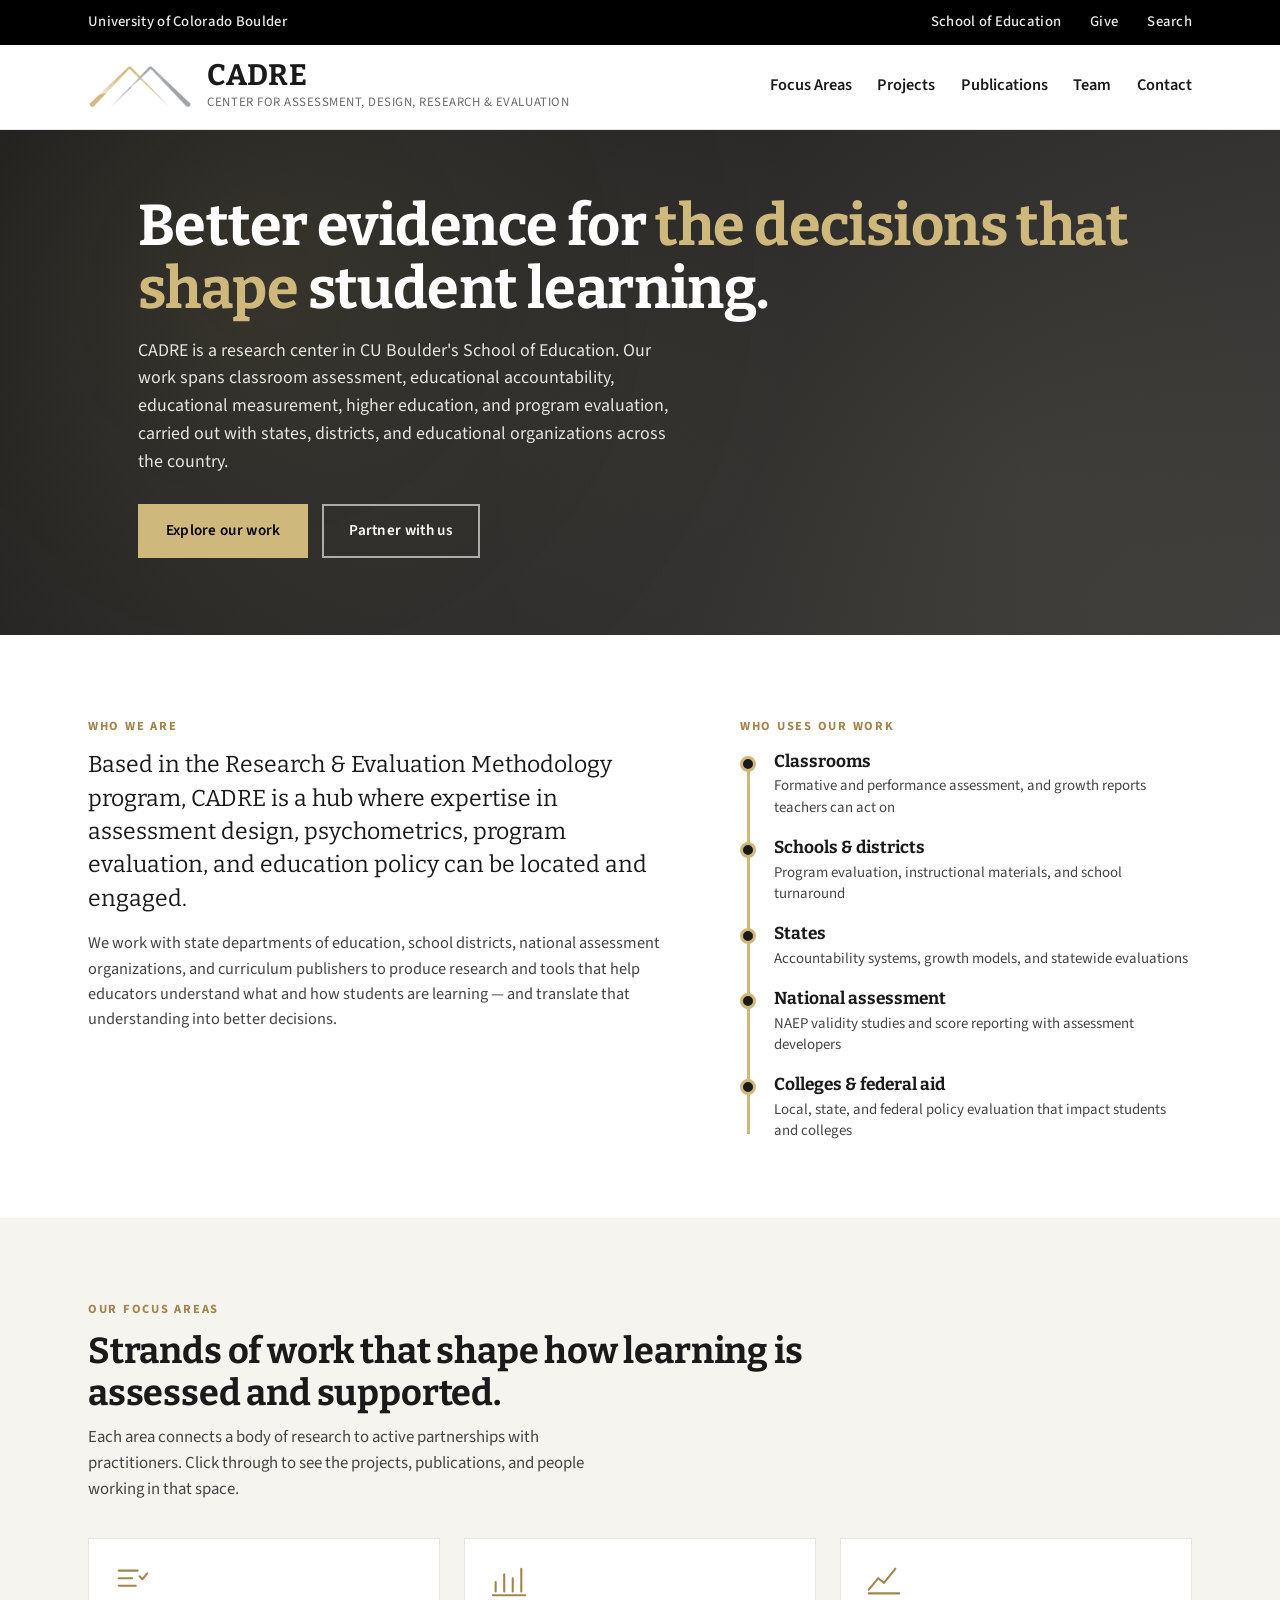
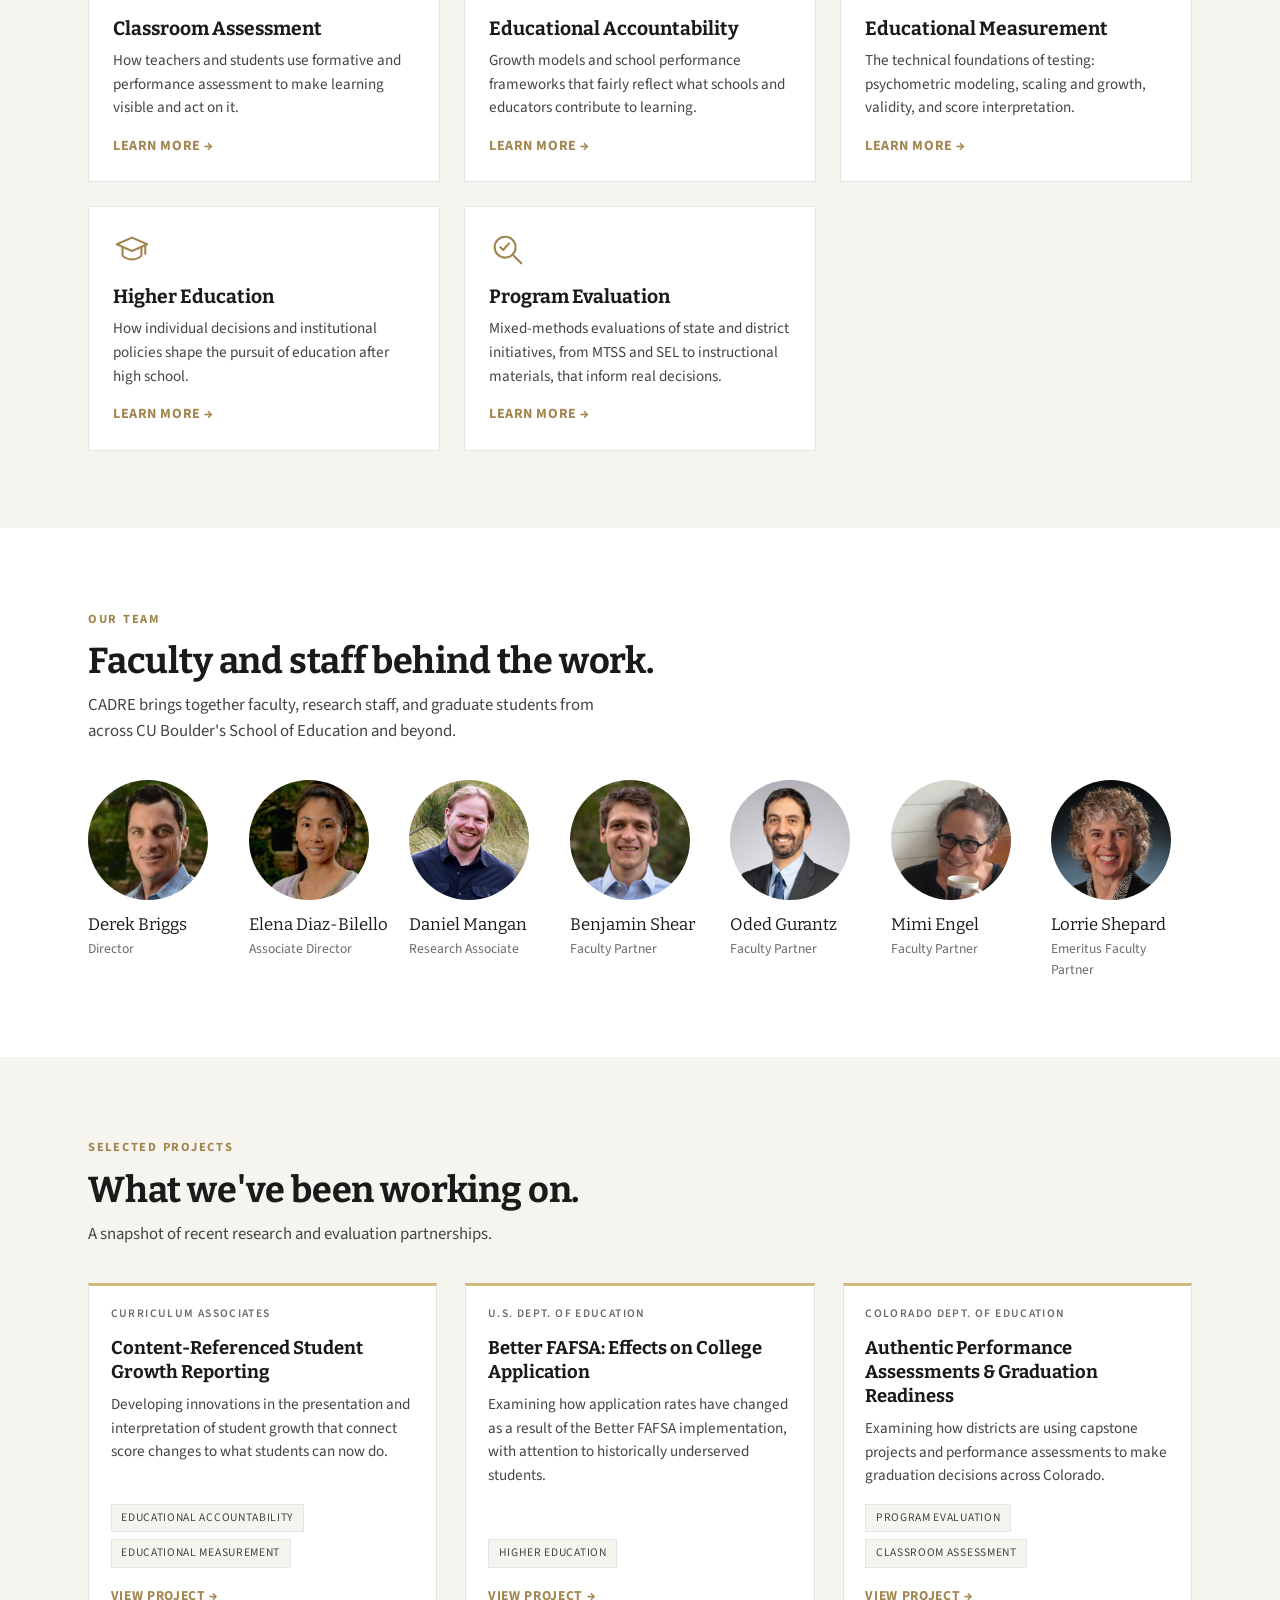
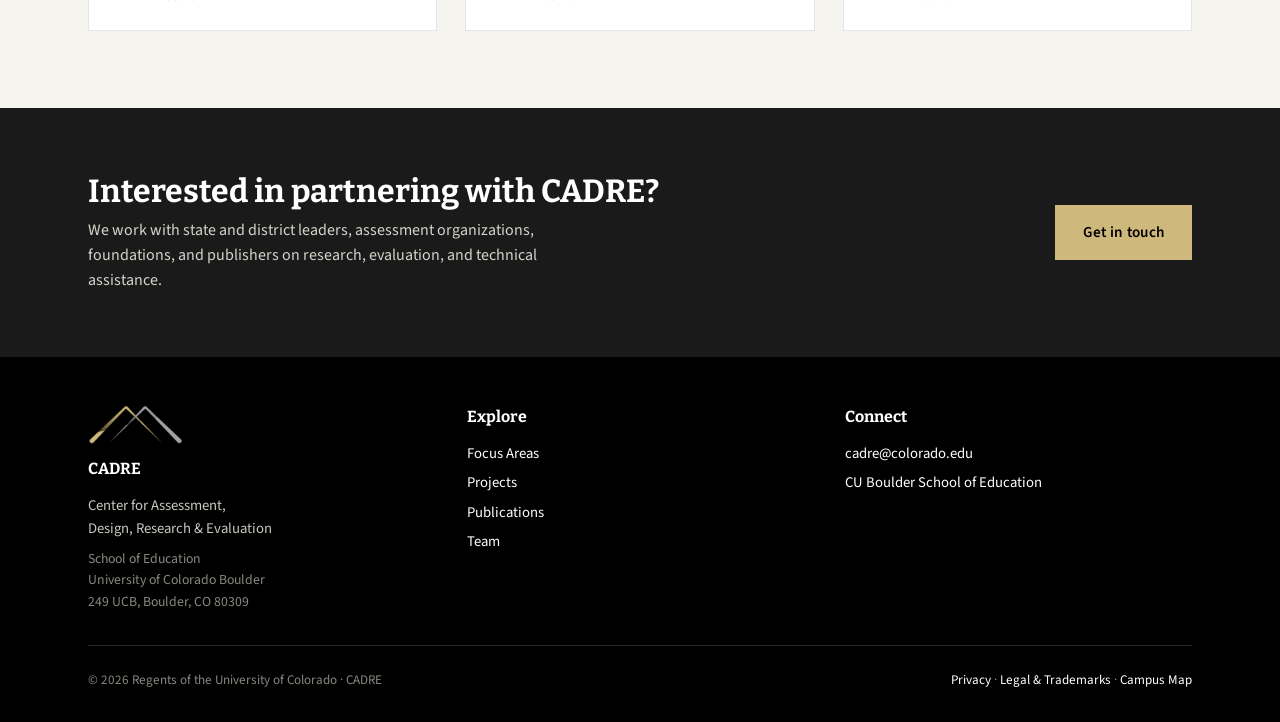
<file: index.html>
<!doctype html>
<html lang="en">
<head>
<meta charset="utf-8">
<meta name="viewport" content="width=device-width, initial-scale=1">
<meta name="robots" content="noindex, nofollow">
<title>CADRE — Center for Assessment, Design, Research and Evaluation</title>
<meta name="description" content="CADRE, a research center in the University of Colorado Boulder School of Education, produces evidence on classroom assessment, educational accountability, educational measurement, higher education, and program evaluation for the decisions that shape student learning.">
<link rel="preconnect" href="https://fonts.googleapis.com">
<link rel="preconnect" href="https://fonts.gstatic.com" crossorigin>
<link href="https://fonts.googleapis.com/css2?family=Bitter:wght@600;700&family=Source+Sans+3:wght@300;400;600;700&display=swap" rel="stylesheet">
<link rel="icon" type="image/png" sizes="64x64" href="images/logo/favicon-64.png">
<link rel="apple-touch-icon" href="images/logo/apple-touch-icon.png">
<meta property="og:image" content="images/logo/cadre-logo.png">
<link rel="stylesheet" href="styles.css?v=20261001b">
</head>
<body>


<div class="cu-bar">
  <div class="container">
    <a href="https://www.colorado.edu/">University of Colorado Boulder</a>
    <div class="cu-bar-right">
      <a href="https://www.colorado.edu/education/">School of Education</a>
      <a href="#">Give</a>
      <a href="#">Search</a>
    </div>
  </div>
</div>

<header class="site-header">
  <div class="container">
    <a class="brand" href="#top">
      <img class="brand-logo" src="images/logo/cadre-mark.png" alt="" width="480" height="201">
      <span class="brand-text">
        <span class="brand-mark">CADRE</span>
        <span class="brand-sub">Center for Assessment, Design, Research &amp; Evaluation</span>
      </span>
    </a>
    <button class="nav-toggle" aria-expanded="false" aria-controls="primary-nav" onclick="this.nextElementSibling.classList.toggle('open')">Menu</button>
    <nav class="primary" id="primary-nav">
      <a href="#focus">Focus Areas</a>
      <a href="#projects">Projects</a>
      <a href="https://www.colorado.edu/cadre/publications">Publications</a>
      <a href="#team">Team</a>
      <a href="#contact">Contact</a>
    </nav>
  </div>
</header>

<section class="hero" id="top">
  <div class="container">
    <div>
      <h1>Better evidence for <span class="accent">the decisions that shape</span> student learning.</h1>
      <p class="lede">CADRE is a research center in CU Boulder's School of Education. Our work spans classroom assessment, educational accountability, educational measurement, higher education, and program evaluation, carried out with states, districts, and educational organizations across the country.</p>
      <div class="hero-actions">
        <a class="btn btn-gold" href="#focus">Explore our work</a>
        <a class="btn btn-ghost" href="#contact">Partner with us</a>
      </div>
    </div>
  </div>
</section>

<section class="block" id="mission">
  <div class="container">
    <div class="mission">
      <div>
        <span class="eyebrow">Who we are</span>
        <p class="lead-text">Based in the Research &amp; Evaluation Methodology program, CADRE is a hub where expertise in assessment design, psychometrics, program evaluation, and education policy can be located and engaged.</p>
        <p class="body-text">We work with state departments of education, school districts, national assessment organizations, and curriculum publishers to produce research and tools that help educators understand what and how students are learning — and translate that understanding into better decisions.</p>
      </div>
      <aside class="ladder" aria-label="Who uses our work">
        <span class="eyebrow">Who uses our work</span>
        <ol>
          <li><strong><a href="classroom-assessment.html">Classrooms</a></strong><span>Formative and performance assessment, and growth reports teachers can act on</span></li>
          <li><strong><a href="program-evaluation.html">Schools &amp; districts</a></strong><span>Program evaluation, instructional materials, and school turnaround</span></li>
          <li><strong><a href="accountability.html">States</a></strong><span>Accountability systems, growth models, and statewide evaluations</span></li>
          <li><strong><a href="educational-measurement.html">National assessment</a></strong><span>NAEP validity studies and score reporting with assessment developers</span></li>
          <li><strong><a href="higher-education.html">Colleges &amp; federal aid</a></strong><span>Local, state, and federal policy evaluation that impact students and colleges</span></li>
        </ol>
      </aside>
    </div>
  </div>
</section>

<section class="block block-soft" id="focus">
  <div class="container">
    <div class="section-head">
      <span class="eyebrow">Our focus areas</span>
      <h2>Strands of work that shape how learning is assessed and supported.</h2>
      <p>Each area connects a body of research to active partnerships with practitioners. Click through to see the projects, publications, and people working in that space.</p>
    </div>

    <div class="focus-grid">
      <a class="focus-card" href="classroom-assessment.html">
        <svg class="focus-icon" viewBox="0 0 40 40" aria-hidden="true"><path d="M6 8h20M6 16h14M6 24h18" stroke-linecap="round"/><path d="M28 14l3 3 5-6" stroke-linecap="round" stroke-linejoin="round"/></svg>
        <div class="focus-body">
          <h3>Classroom Assessment</h3>
          <p>How teachers and students use formative and performance assessment to make learning visible and act on it.</p>
          <span class="focus-link">Learn more</span>
        </div>
      </a>
      <a class="focus-card" href="accountability.html">
        <svg class="focus-icon" viewBox="0 0 40 40" aria-hidden="true"><path d="M7 30V20M16 30V12M25 30V16M34 30V6" stroke-linecap="round"/><path d="M4 34h34" stroke-linecap="round"/></svg>
        <div class="focus-body">
          <h3>Educational Accountability</h3>
          <p>Growth models and school performance frameworks that fairly reflect what schools and educators contribute to learning.</p>
          <span class="focus-link">Learn more</span>
        </div>
      </a>
      <a class="focus-card" href="educational-measurement.html">
        <svg class="focus-icon" viewBox="0 0 40 40" aria-hidden="true"><path d="M4 28L14 16l6 5 12-15" stroke-linecap="round" stroke-linejoin="round"/><path d="M4 32h32" stroke-linecap="round"/></svg>
        <div class="focus-body">
          <h3>Educational Measurement</h3>
          <p>The technical foundations of testing: psychometric modeling, scaling and growth, validity, and score interpretation.</p>
          <span class="focus-link">Learn more</span>
        </div>
      </a>
      <a class="focus-card" href="higher-education.html">
        <svg class="focus-icon" viewBox="0 0 40 40" aria-hidden="true"><path d="M4 14l16-7 16 7-16 7z" stroke-linejoin="round"/><path d="M10 17v8c0 2 5 5 10 5s10-3 10-5v-8M34 14v10" stroke-linecap="round"/></svg>
        <div class="focus-body">
          <h3>Higher Education</h3>
          <p>How individual decisions and institutional policies shape the pursuit of education after high school.</p>
          <span class="focus-link">Learn more</span>
        </div>
      </a>
      <a class="focus-card" href="program-evaluation.html">
        <svg class="focus-icon" viewBox="0 0 40 40" aria-hidden="true"><circle cx="17" cy="17" r="11"/><path d="M25 25l9 9" stroke-linecap="round"/><path d="M12 17l3 3 6-7" stroke-linecap="round" stroke-linejoin="round"/></svg>
        <div class="focus-body">
          <h3>Program Evaluation</h3>
          <p>Mixed-methods evaluations of state and district initiatives, from MTSS and SEL to instructional materials, that inform real decisions.</p>
          <span class="focus-link">Learn more</span>
        </div>
      </a>
      <!-- Technical Advice strand hidden 2026-10-01 (page file technical-advice.html is kept). To restore: uncomment this card, re-add its footer links, and update the hero sentence.
      <a class="focus-card" href="technical-advice.html">
        <svg class="focus-icon" viewBox="0 0 40 40" aria-hidden="true"><circle cx="11" cy="11" r="4"/><circle cx="20" cy="9" r="4"/><circle cx="29" cy="11" r="4"/><path d="M4 22h32" stroke-linecap="round"/><path d="M14 30l4 4 8-8" stroke-linecap="round" stroke-linejoin="round"/></svg>
        <div class="focus-body">
          <h3>Technical Advice</h3>
          <p>Independent review of state and national testing programs through service on their technical advisory committees.</p>
          <span class="focus-link">Learn more</span>
        </div>
      </a>
      -->
    </div>
  </div>
</section>

<section class="block" id="team">
  <div class="container">
    <div class="section-head">
      <span class="eyebrow">Our team</span>
      <h2>Faculty and staff behind the work.</h2>
      <p>CADRE brings together faculty, research staff, and graduate students from across CU Boulder's School of Education and beyond.</p>
    </div>

    <div class="team-grid seven">
      <div class="person">
        <a href="https://www.colorado.edu/education/derek-briggs" class="headshot"><img src="images/team/derek-briggs.jpg" alt="" width="240" height="240" loading="lazy"></a>
        <p class="name"><a href="https://www.colorado.edu/education/derek-briggs">Derek Briggs</a></p>
        <p class="role">Director</p>
      </div>
      <div class="person">
        <a href="https://www.colorado.edu/education/elena-diaz-bilello" class="headshot"><img src="images/team/elena-diaz-bilello.jpg" alt="" width="240" height="240" loading="lazy"></a>
        <p class="name"><a href="https://www.colorado.edu/education/elena-diaz-bilello">Elena Diaz-Bilello</a></p>
        <p class="role">Associate Director</p>
      </div>
      <div class="person">
        <a href="https://www.colorado.edu/education/daniel-mangan" class="headshot"><img src="images/team/daniel-mangan.jpg" alt="" width="240" height="240" loading="lazy"></a>
        <p class="name"><a href="https://www.colorado.edu/education/daniel-mangan">Daniel Mangan</a></p>
        <p class="role">Research Associate</p>
      </div>
      <div class="person">
        <a href="https://www.colorado.edu/education/benjamin-shear" class="headshot"><img src="images/team/benjamin-shear.jpg" alt="" width="240" height="240" loading="lazy"></a>
        <p class="name"><a href="https://www.colorado.edu/education/benjamin-shear">Benjamin Shear</a></p>
        <p class="role">Faculty Partner</p>
      </div>
      <div class="person">
        <a href="https://www.colorado.edu/education/oded-gurantz" class="headshot"><img src="images/team/oded-gurantz.jpg" alt="" width="240" height="240" loading="lazy"></a>
        <p class="name"><a href="https://www.colorado.edu/education/oded-gurantz">Oded Gurantz</a></p>
        <p class="role">Faculty Partner</p>
      </div>
      <div class="person">
        <a href="https://www.colorado.edu/education/mimi-engel" class="headshot"><img src="images/team/mimi-engel.jpg" alt="" width="240" height="240" loading="lazy"></a>
        <p class="name"><a href="https://www.colorado.edu/education/mimi-engel">Mimi Engel</a></p>
        <p class="role">Faculty Partner</p>
      </div>
      <div class="person">
        <a href="https://www.colorado.edu/education/lorrie-shepard" class="headshot"><img src="images/team/lorrie-shepard.jpg" alt="" width="240" height="240" loading="lazy"></a>
        <p class="name"><a href="https://www.colorado.edu/education/lorrie-shepard">Lorrie Shepard</a></p>
        <p class="role">Emeritus Faculty Partner</p>
      </div>
    </div>
  </div>
</section>

<section class="block block-soft" id="projects">
  <div class="container">
    <div class="section-head">
      <span class="eyebrow">Selected projects</span>
      <h2>What we've been working on.</h2>
      <p>A snapshot of recent research and evaluation partnerships.</p>
    </div>

    <div class="card-row">
      <a class="card flat" href="crg.html">
        <div class="card-body">
          <div class="card-partner">Curriculum Associates</div>
          <h3>Content-Referenced Student Growth Reporting</h3>
          <p>Developing innovations in the presentation and interpretation of student growth that connect score changes to what students can now do.</p>
          <div class="card-tags"><span>Educational Accountability</span><span>Educational Measurement</span></div>
          <span class="card-cta">View project</span>
        </div>
      </a>

      <a class="card flat" href="higher-education.html">
        <div class="card-body">
          <div class="card-partner">U.S. Dept. of Education</div>
          <h3>Better FAFSA: Effects on College Application</h3>
          <p>Examining how application rates have changed as a result of the Better FAFSA implementation, with attention to historically underserved students.</p>
          <div class="card-tags"><span>Higher Education</span></div>
          <span class="card-cta">View project</span>
        </div>
      </a>

      <a class="card flat" href="program-evaluation.html">
        <div class="card-body">
          <div class="card-partner">Colorado Dept. of Education</div>
          <h3>Authentic Performance Assessments &amp; Graduation Readiness</h3>
          <p>Examining how districts are using capstone projects and performance assessments to make graduation decisions across Colorado.</p>
          <div class="card-tags"><span>Program Evaluation</span><span>Classroom Assessment</span></div>
          <span class="card-cta">View project</span>
        </div>
      </a>
    </div>

  </div>
</section>


<section class="cta-strip" id="contact">
  <div class="container">
    <div>
      <h2>Interested in partnering with CADRE?</h2>
      <p>We work with state and district leaders, assessment organizations, foundations, and publishers on research, evaluation, and technical assistance.</p>
    </div>
    <div>
      <a class="btn btn-gold" href="mailto:cadre@colorado.edu">Get in touch</a>
    </div>
  </div>
</section>

<footer class="site-footer">
  <div class="container">
    <div class="foot-grid">
      <div>
        <img class="foot-logo" src="images/logo/cadre-mark.png" alt="" width="480" height="201">
        <h4>CADRE</h4>
        <p style="margin:0 0 0.5rem">Center for Assessment,<br>Design, Research &amp; Evaluation</p>
        <p style="margin:0;color:#8a877f;font-size:0.86rem">School of Education<br>University of Colorado Boulder<br>249 UCB, Boulder, CO 80309</p>
      </div>
      <div>
        <h4>Explore</h4>
        <ul>
          <li><a href="#focus">Focus Areas</a></li>
          <li><a href="#projects">Projects</a></li>
          <li><a href="https://www.colorado.edu/cadre/publications">Publications</a></li>
          <li><a href="#team">Team</a></li>
        </ul>
      </div>
      <div>
        <h4>Connect</h4>
        <ul>
          <li><a href="mailto:cadre@colorado.edu">cadre@colorado.edu</a></li>
          <li><a href="https://www.colorado.edu/education/">CU Boulder School of Education</a></li>
        </ul>
      </div>
    </div>
    <div class="foot-bottom">
      <span>&copy; 2026 Regents of the University of Colorado &middot; CADRE</span>
      <span>
        <a href="https://www.colorado.edu/about/privacy-statement">Privacy</a> &middot;
        <a href="https://www.colorado.edu/about/legal-trademarks">Legal &amp; Trademarks</a> &middot;
        <a href="https://www.colorado.edu/map">Campus Map</a>
      </span>
    </div>
  </div>
</footer>

</body>
</html>
</file>
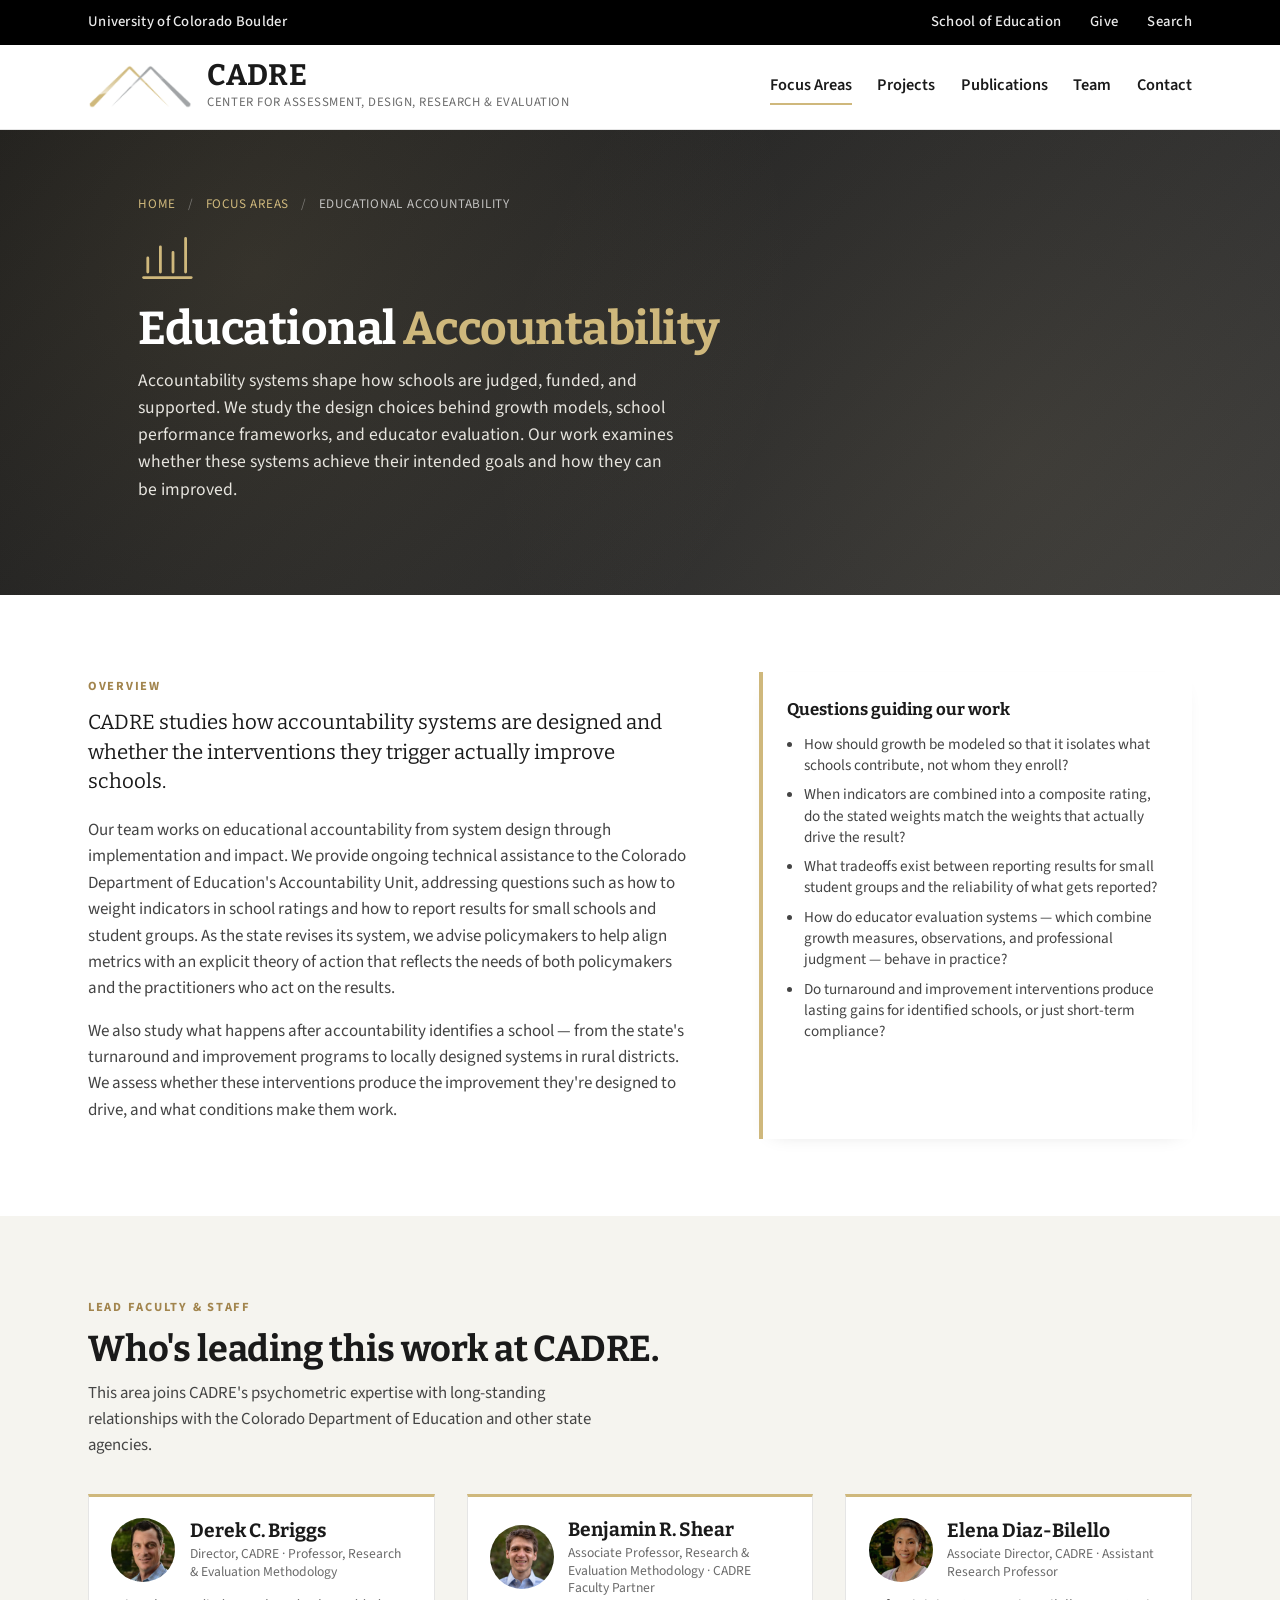
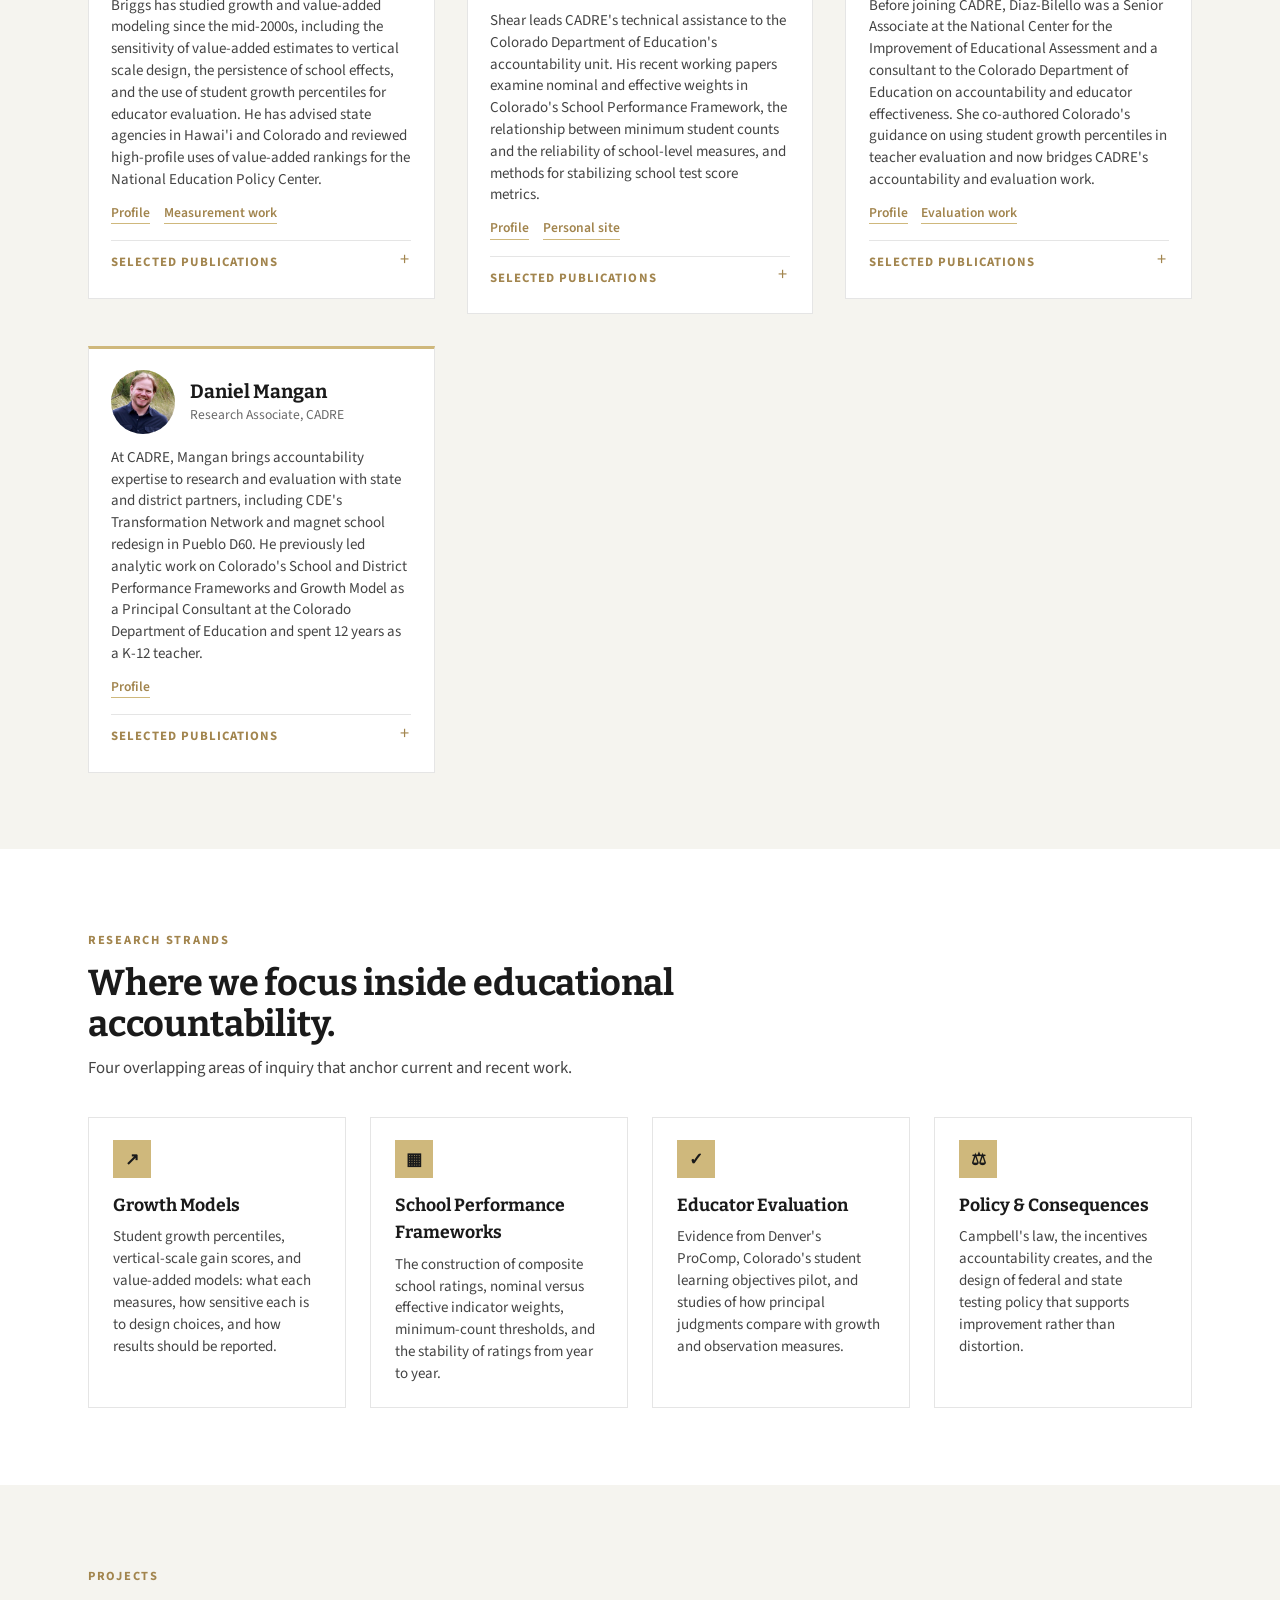
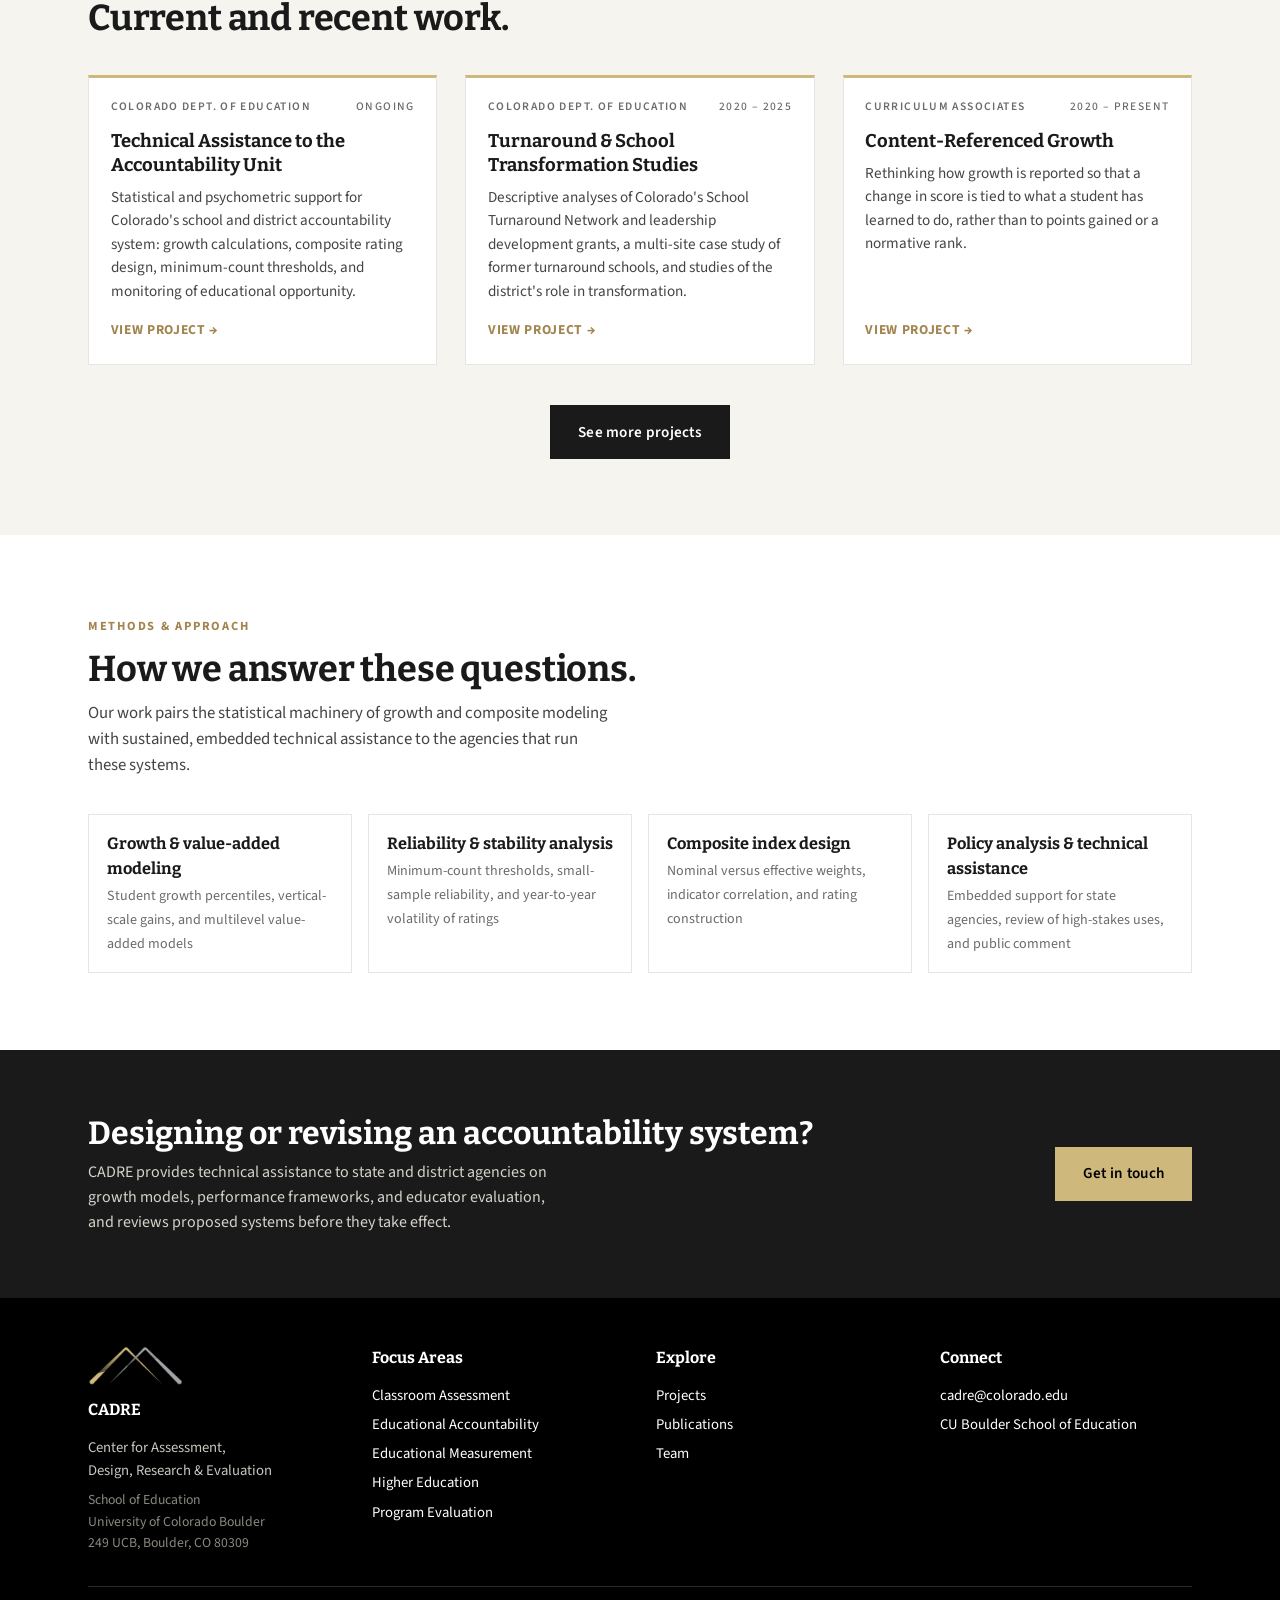
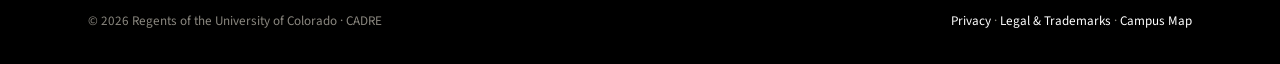
<file: accountability.html>
<!doctype html>
<html lang="en">
<head>
<meta charset="utf-8">
<meta name="viewport" content="width=device-width, initial-scale=1">
<meta name="robots" content="noindex, nofollow">
<title>Educational Accountability — CADRE | CU Boulder</title>
<meta name="description" content="Research and technical assistance on growth models, school performance frameworks, and educator evaluation — and the design choices that determine whether accountability systems fairly reflect what schools and teachers contribute to student learning.">
<link rel="preconnect" href="https://fonts.googleapis.com">
<link rel="preconnect" href="https://fonts.gstatic.com" crossorigin>
<link href="https://fonts.googleapis.com/css2?family=Bitter:wght@600;700&family=Source+Sans+3:wght@300;400;600;700&display=swap" rel="stylesheet">
<link rel="icon" type="image/png" sizes="64x64" href="images/logo/favicon-64.png">
<link rel="apple-touch-icon" href="images/logo/apple-touch-icon.png">
<meta property="og:image" content="images/logo/cadre-logo.png">
<link rel="stylesheet" href="styles.css?v=20261001b">
</head>
<body>


<div class="cu-bar">
  <div class="container">
    <a href="https://www.colorado.edu/">University of Colorado Boulder</a>
    <div class="cu-bar-right">
      <a href="https://www.colorado.edu/education/">School of Education</a>
      <a href="#">Give</a>
      <a href="#">Search</a>
    </div>
  </div>
</div>

<header class="site-header">
  <div class="container">
    <a class="brand" href="index.html">
      <img class="brand-logo" src="images/logo/cadre-mark.png" alt="" width="480" height="201">
      <span class="brand-text">
        <span class="brand-mark">CADRE</span>
        <span class="brand-sub">Center for Assessment, Design, Research &amp; Evaluation</span>
      </span>
    </a>
    <button class="nav-toggle" aria-expanded="false" aria-controls="primary-nav" onclick="this.nextElementSibling.classList.toggle('open')">Menu</button>
    <nav class="primary" id="primary-nav">
      <a href="index.html#focus" class="active">Focus Areas</a>
      <a href="index.html#projects">Projects</a>
      <a href="https://www.colorado.edu/cadre/publications">Publications</a>
      <a href="index.html#team">Team</a>
      <a href="index.html#contact">Contact</a>
    </nav>
  </div>
</header>

<section class="hero compact">
  <div class="container">
    <div>
      <div class="crumbs">
        <a href="index.html">Home</a>
        <span class="sep">/</span>
        <a href="index.html#focus">Focus Areas</a>
        <span class="sep">/</span>
        Educational Accountability
      </div>
      <svg class="hero-icon" viewBox="0 0 40 40" aria-hidden="true"><path d="M7 30V20M16 30V12M25 30V16M34 30V6" stroke-linecap="round"/><path d="M4 34h34" stroke-linecap="round"/></svg>
      <h1>Educational <span class="accent">Accountability</span></h1>
      <p class="lede">Accountability systems shape how schools are judged, funded, and supported. We study the design choices behind growth models, school performance frameworks, and educator evaluation. Our work examines whether these systems achieve their intended goals and how they can be improved.</p>
    </div>
  </div>
</section>

<section class="block">
  <div class="container">
    <div class="area-overview">
      <div>
        <span class="eyebrow">Overview</span>
        <p class="lead-text">CADRE studies how accountability systems are designed and whether the interventions they trigger actually improve schools.</p>
        <p class="body-text">Our team works on educational accountability from system design through implementation and impact. We provide ongoing technical assistance to the Colorado Department of Education's Accountability Unit, addressing questions such as how to weight indicators in school ratings and how to report results for small schools and student groups. As the state revises its system, we advise policymakers to help align metrics with an explicit theory of action that reflects the needs of both policymakers and the practitioners who act on the results.</p>
        <p class="body-text">We also study what happens after accountability identifies a school — from the state's turnaround and improvement programs to locally designed systems in rural districts. We assess whether these interventions produce the improvement they're designed to drive, and what conditions make them work.</p>
      </div>
      <aside class="questions" aria-label="Research questions">
        <h4>Questions guiding our work</h4>
        <ul>
          <li>How should growth be modeled so that it isolates what schools contribute, not whom they enroll?</li>
          <li>When indicators are combined into a composite rating, do the stated weights match the weights that actually drive the result?</li>
          <li>What tradeoffs exist between reporting results for small student groups and the reliability of what gets reported?</li>
          <li>How do educator evaluation systems — which combine growth measures, observations, and professional judgment — behave in practice?</li>
          <li>Do turnaround and improvement interventions produce lasting gains for identified schools, or just short-term compliance?</li>
        </ul>
      </aside>
    </div>
  </div>
</section>

<section class="block block-soft">
  <div class="container">
    <div class="section-head">
      <span class="eyebrow">Lead faculty &amp; staff</span>
      <h2>Who's leading this work at CADRE.</h2>
      <p>This area joins CADRE's psychometric expertise with long-standing relationships with the Colorado Department of Education and other state agencies.</p>
    </div>

    <div class="faculty-grid">
      <div class="faculty-card">
        <div class="head"><img class="headshot-sm" src="images/team/derek-briggs.jpg" alt="" width="64" height="64" loading="lazy">
          <div><h3 class="name">Derek C. Briggs</h3>
          <p class="title">Director, CADRE · Professor, Research &amp; Evaluation Methodology</p></div></div>
          <p class="bio">Briggs has studied growth and value-added modeling since the mid-2000s, including the sensitivity of value-added estimates to vertical scale design, the persistence of school effects, and the use of student growth percentiles for educator evaluation. He has advised state agencies in Hawai'i and Colorado and reviewed high-profile uses of value-added rankings for the National Education Policy Center.</p>
          <div class="links">
            <a href="https://www.colorado.edu/education/derek-briggs">Profile</a>
            <a href="educational-measurement.html">Measurement work</a>
      </div>
        <details class="card-pubs">
          <summary>Selected publications</summary>
          <ul class="pub-list">
            <li>
        <span class="pub-meta">2016 · Article</span>
        <span class="pub-title">Principal holistic judgments and high-stakes evaluations of teachers</span>
        <span class="pub-authors">Briggs, D. C., &amp; Dadey, N.</span>
        <span class="pub-venue"><em>Educational Assessment, Evaluation and Accountability</em>, 29, 155–178 · <a href="https://doi.org/10.1007/s11092-016-9256-7">Read paper</a></span>
      </li>
            <li>
        <span class="pub-meta">2016 · Chapter</span>
        <span class="pub-title">Can Campbell's law be mitigated?</span>
        <span class="pub-authors">Briggs, D. C.</span>
        <span class="pub-venue">In H. Braun (Ed.), <em>Meeting the Challenges to Measurement in an Era of Accountability</em>. Routledge · <a href="#">Read chapter</a></span>
      </li>
            <li>
        <span class="pub-meta">2014 · Report</span>
        <span class="pub-title">Using student growth percentiles for educator evaluations at the teacher level: Key issues and technical considerations for school districts in Colorado</span>
        <span class="pub-authors">Diaz-Bilello, E. K., &amp; Briggs, D. C.</span>
        <span class="pub-venue">Center for Assessment &amp; CADRE · <a href="#">Read report</a></span>
      </li>
            <li>
        <span class="pub-meta">2009 · Foundational</span>
        <span class="pub-title">The sensitivity of value-added modeling to the creation of a vertical scale</span>
        <span class="pub-authors">Briggs, D. C., &amp; Weeks, J. P.</span>
        <span class="pub-venue"><em>Education Finance and Policy</em>, 4(4), 384–414 · <a href="https://doi.org/10.1162/edfp.2009.4.4.384">Read paper</a></span>
      </li>
          </ul>
        </details>
      </div>

      <div class="faculty-card">
        <div class="head"><img class="headshot-sm" src="images/team/benjamin-shear.jpg" alt="" width="64" height="64" loading="lazy">
          <div><h3 class="name">Benjamin R. Shear</h3>
          <p class="title">Associate Professor, Research &amp; Evaluation Methodology · CADRE Faculty Partner</p></div></div>
          <p class="bio">Shear leads CADRE's technical assistance to the Colorado Department of Education's accountability unit. His recent working papers examine nominal and effective weights in Colorado's School Performance Framework, the relationship between minimum student counts and the reliability of school-level measures, and methods for stabilizing school test score metrics.</p>
          <div class="links">
            <a href="https://www.colorado.edu/education/benjamin-shear">Profile</a>
            <a href="https://sites.google.com/colorado.edu/benjaminshear">Personal site</a>
      </div>
        <details class="card-pubs">
          <summary>Selected publications</summary>
          <ul class="pub-list">
            <li>
        <span class="pub-meta">2026 · Report</span>
        <span class="pub-title">Investigation of EBLP to stabilize school test score metrics in Colorado</span>
        <span class="pub-authors">Shear, B. R., Whitfield, E. W., &amp; Mangan, D.</span>
        <span class="pub-venue">CADRE, University of Colorado Boulder · <a href="https://www.colorado.edu/cadre/2026/06/26/investigation-eblp-stabilize-school-test-score-metrics-colorado">Read report</a></span>
      </li>
            <li>
        <span class="pub-meta">2025 · Working paper</span>
        <span class="pub-title">Investigating the relationship between sample size and reliability of aggregate test score measures in Colorado schools</span>
        <span class="pub-authors">Shear, B. R., Whitfield, E., &amp; Nath, K.</span>
        <span class="pub-venue">CADRE, University of Colorado Boulder · <a href="https://www.colorado.edu/cadre/2025/08/25/investigating-relationship-between-sample-size-and-reliability-aggregate-test-score">Read report</a></span>
      </li>
            <li>
        <span class="pub-meta">2024 · Working paper</span>
        <span class="pub-title">Nominal and effective weights of composite accountability ratings: A demonstration using Colorado's School Performance Framework</span>
        <span class="pub-authors">Shear, B. R., &amp; Nath, K.</span>
        <span class="pub-venue">CADRE, University of Colorado Boulder · <a href="https://www.colorado.edu/cadre/2024/09/06/nominal-and-effective-weights-composite-accountability-ratings-demonstration-using">Read report</a></span>
      </li>
            <li>
        <span class="pub-meta">2023 · Article</span>
        <span class="pub-title">Causal inference and COVID: Contrasting methods for evaluating pandemic impacts using state assessments</span>
        <span class="pub-authors">Shear, B. R.</span>
        <span class="pub-venue"><em>Educational Measurement: Issues and Practice</em>, 42(1) · <a href="https://doi.org/10.1111/emip.12540">Read paper</a></span>
      </li>
          </ul>
        </details>
      </div>

      <div class="faculty-card">
        <div class="head"><img class="headshot-sm" src="images/team/elena-diaz-bilello.jpg" alt="" width="64" height="64" loading="lazy">
          <div><h3 class="name">Elena Diaz-Bilello</h3>
          <p class="title">Associate Director, CADRE · Assistant Research Professor</p></div></div>
          <p class="bio">Before joining CADRE, Diaz-Bilello was a Senior Associate at the National Center for the Improvement of Educational Assessment and a consultant to the Colorado Department of Education on accountability and educator effectiveness. She co-authored Colorado's guidance on using student growth percentiles in teacher evaluation and now bridges CADRE's accountability and evaluation work.</p>
          <div class="links">
            <a href="https://www.colorado.edu/education/elena-diaz-bilello">Profile</a>
            <a href="program-evaluation.html">Evaluation work</a>
      </div>
        <details class="card-pubs">
          <summary>Selected publications</summary>
          <ul class="pub-list">
            <li>
        <span class="pub-meta">2014 · Report</span>
        <span class="pub-title">Using student growth percentiles for educator evaluations at the teacher level: Key issues and technical considerations for school districts in Colorado</span>
        <span class="pub-authors">Diaz-Bilello, E. K., &amp; Briggs, D. C.</span>
        <span class="pub-venue">Center for Assessment &amp; CADRE · <a href="#">Read report</a></span>
      </li>
          </ul>
        </details>
      </div>


      <div class="faculty-card">
        <div class="head"><img class="headshot-sm" src="images/team/daniel-mangan.jpg" alt="" width="64" height="64" loading="lazy">
          <div><h3 class="name">Daniel Mangan</h3>
          <p class="title">Research Associate, CADRE</p></div></div>
          <p class="bio">At CADRE, Mangan brings accountability expertise to research and evaluation with state and district partners, including CDE's Transformation Network and magnet school redesign in Pueblo D60. He previously led analytic work on Colorado's School and District Performance Frameworks and Growth Model as a Principal Consultant at the Colorado Department of Education and spent 12 years as a K-12 teacher.</p>
          <div class="links">
            <a href="https://www.colorado.edu/education/daniel-mangan">Profile</a>
          </div>
        <details class="card-pubs">
          <summary>Selected publications</summary>
          <ul class="pub-list">
            <li>
        <span class="pub-meta">2026 · Report</span>
        <span class="pub-title">Investigation of EBLP to stabilize school test score metrics in Colorado</span>
        <span class="pub-authors">Shear, B. R., Whitfield, E. W., &amp; Mangan, D.</span>
        <span class="pub-venue">CADRE, University of Colorado Boulder · <a href="https://www.colorado.edu/cadre/2026/06/26/investigation-eblp-stabilize-school-test-score-metrics-colorado">Read report</a></span>
      </li>
          </ul>
        </details>
      </div>
    </div>
  </div>
</section>

<section class="block">
  <div class="container">
    <div class="section-head">
      <span class="eyebrow">Research strands</span>
      <h2>Where we focus inside educational accountability.</h2>
      <p>Four overlapping areas of inquiry that anchor current and recent work.</p>
    </div>

    <div class="themes-grid">
      <div class="theme">
        <div class="icon" aria-hidden="true">↗</div>
        <h3>Growth Models</h3>
        <p>Student growth percentiles, vertical-scale gain scores, and value-added models: what each measures, how sensitive each is to design choices, and how results should be reported.</p>
      </div>
      <div class="theme">
        <div class="icon" aria-hidden="true">▦</div>
        <h3>School Performance Frameworks</h3>
        <p>The construction of composite school ratings, nominal versus effective indicator weights, minimum-count thresholds, and the stability of ratings from year to year.</p>
      </div>
      <div class="theme">
        <div class="icon" aria-hidden="true">✓</div>
        <h3>Educator Evaluation</h3>
        <p>Evidence from Denver's ProComp, Colorado's student learning objectives pilot, and studies of how principal judgments compare with growth and observation measures.</p>
      </div>
      <div class="theme">
        <div class="icon" aria-hidden="true">⚖</div>
        <h3>Policy &amp; Consequences</h3>
        <p>Campbell's law, the incentives accountability creates, and the design of federal and state testing policy that supports improvement rather than distortion.</p>
      </div>
    </div>
  </div>
</section>

<section class="block block-soft">
  <div class="container">
    <div class="section-head">
      <span class="eyebrow">Projects</span>
      <h2>Current and recent work.</h2>
    </div>

    <div class="card-row limit3">
      <a class="card flat" href="https://www.colorado.edu/cadre/cadre-projects">
        <div class="card-body">
          <div class="card-partner"><span>Colorado Dept. of Education</span><span class="card-when">Ongoing</span></div>
          <h3>Technical Assistance to the Accountability Unit</h3>
          <p>Statistical and psychometric support for Colorado's school and district accountability system: growth calculations, composite rating design, minimum-count thresholds, and monitoring of educational opportunity.</p>
          <span class="card-cta">View project</span>
        </div>
      </a>

      <a class="card flat" href="https://www.colorado.edu/cadre/2022/08/12/learnings-multi-site-case-study-former-turnaround-schools">
        <div class="card-body">
          <div class="card-partner"><span>Colorado Dept. of Education</span><span class="card-when">2020 – 2025</span></div>
          <h3>Turnaround &amp; School Transformation Studies</h3>
          <p>Descriptive analyses of Colorado's School Turnaround Network and leadership development grants, a multi-site case study of former turnaround schools, and studies of the district's role in transformation.</p>
          <span class="card-cta">View project</span>
        </div>
      </a>

      <a class="card flat" href="crg.html">
        <div class="card-body">
          <div class="card-partner"><span>Curriculum Associates</span><span class="card-when">2020 – Present</span></div>
          <h3>Content-Referenced Growth</h3>
          <p>Rethinking how growth is reported so that a change in score is tied to what a student has learned to do, rather than to points gained or a normative rank.</p>
          <span class="card-cta">View project</span>
        </div>
      </a>

      <a class="card flat" href="#">
        <div class="card-body">
          <div class="card-partner"><span>Hawai'i Dept. of Education</span><span class="card-when">2009 – 2011</span></div>
          <h3>Hawai'i School Improvement Growth Model</h3>
          <p>A series of growth model analyses and sensitivity studies supporting Hawai'i's school improvement system, an early test of how design decisions shape school-level growth results.</p>
          <span class="card-cta">View project</span>
        </div>
      </a>
    </div>

    <div class="section-foot">
      <button class="btn btn-dark" type="button" data-more aria-expanded="false">See more projects</button>
    </div>
  </div>
</section>

<section class="block">
  <div class="container">
    <div class="section-head">
      <span class="eyebrow">Methods &amp; approach</span>
      <h2>How we answer these questions.</h2>
      <p>Our work pairs the statistical machinery of growth and composite modeling with sustained, embedded technical assistance to the agencies that run these systems.</p>
    </div>

    <div class="methods-grid">
      <div class="method-pill">
        <strong>Growth &amp; value-added modeling</strong>
        <span>Student growth percentiles, vertical-scale gains, and multilevel value-added models</span>
      </div>
      <div class="method-pill">
        <strong>Reliability &amp; stability analysis</strong>
        <span>Minimum-count thresholds, small-sample reliability, and year-to-year volatility of ratings</span>
      </div>
      <div class="method-pill">
        <strong>Composite index design</strong>
        <span>Nominal versus effective weights, indicator correlation, and rating construction</span>
      </div>
      <div class="method-pill">
        <strong>Policy analysis &amp; technical assistance</strong>
        <span>Embedded support for state agencies, review of high-stakes uses, and public comment</span>
      </div>
    </div>
  </div>
</section>

<section class="cta-strip">
  <div class="container">
    <div>
      <h2>Designing or revising an accountability system?</h2>
      <p>CADRE provides technical assistance to state and district agencies on growth models, performance frameworks, and educator evaluation, and reviews proposed systems before they take effect.</p>
    </div>
    <div>
      <a class="btn btn-gold" href="mailto:cadre@colorado.edu">Get in touch</a>
    </div>
  </div>
</section>

<footer class="site-footer">
  <div class="container">
    <div class="foot-grid">
      <div>
        <img class="foot-logo" src="images/logo/cadre-mark.png" alt="" width="480" height="201">
        <h4>CADRE</h4>
        <p style="margin:0 0 0.5rem">Center for Assessment,<br>Design, Research &amp; Evaluation</p>
        <p style="margin:0;color:#8a877f;font-size:0.86rem">School of Education<br>University of Colorado Boulder<br>249 UCB, Boulder, CO 80309</p>
      </div>
      <div>
        <h4>Focus Areas</h4>
        <ul>
          <li><a href="classroom-assessment.html">Classroom Assessment</a></li>
          <li><a href="accountability.html">Educational Accountability</a></li>
          <li><a href="educational-measurement.html">Educational Measurement</a></li>
          <li><a href="higher-education.html">Higher Education</a></li>
          <li><a href="program-evaluation.html">Program Evaluation</a></li>
        </ul>
      </div>
      <div>
        <h4>Explore</h4>
        <ul>
          <li><a href="index.html#projects">Projects</a></li>
          <li><a href="https://www.colorado.edu/cadre/publications">Publications</a></li>
          <li><a href="index.html#team">Team</a></li>
        </ul>
      </div>
      <div>
        <h4>Connect</h4>
        <ul>
          <li><a href="mailto:cadre@colorado.edu">cadre@colorado.edu</a></li>
          <li><a href="https://www.colorado.edu/education/">CU Boulder School of Education</a></li>
        </ul>
      </div>
    </div>
    <div class="foot-bottom">
      <span>&copy; 2026 Regents of the University of Colorado &middot; CADRE</span>
      <span>
        <a href="https://www.colorado.edu/about/privacy-statement">Privacy</a> &middot;
        <a href="https://www.colorado.edu/about/legal-trademarks">Legal &amp; Trademarks</a> &middot;
        <a href="https://www.colorado.edu/map">Campus Map</a>
      </span>
    </div>
  </div>
</footer>

<script data-more-script>
document.querySelectorAll('[data-more]').forEach(function(b){
  var row=b.closest('.container').querySelector('.card-row');
  b.addEventListener('click',function(){
    var open=row.classList.toggle('expanded');
    b.setAttribute('aria-expanded',open);
    b.textContent=open?'Show fewer projects':'See more projects';
  });
});
</script>
</body>
</html>
</file>
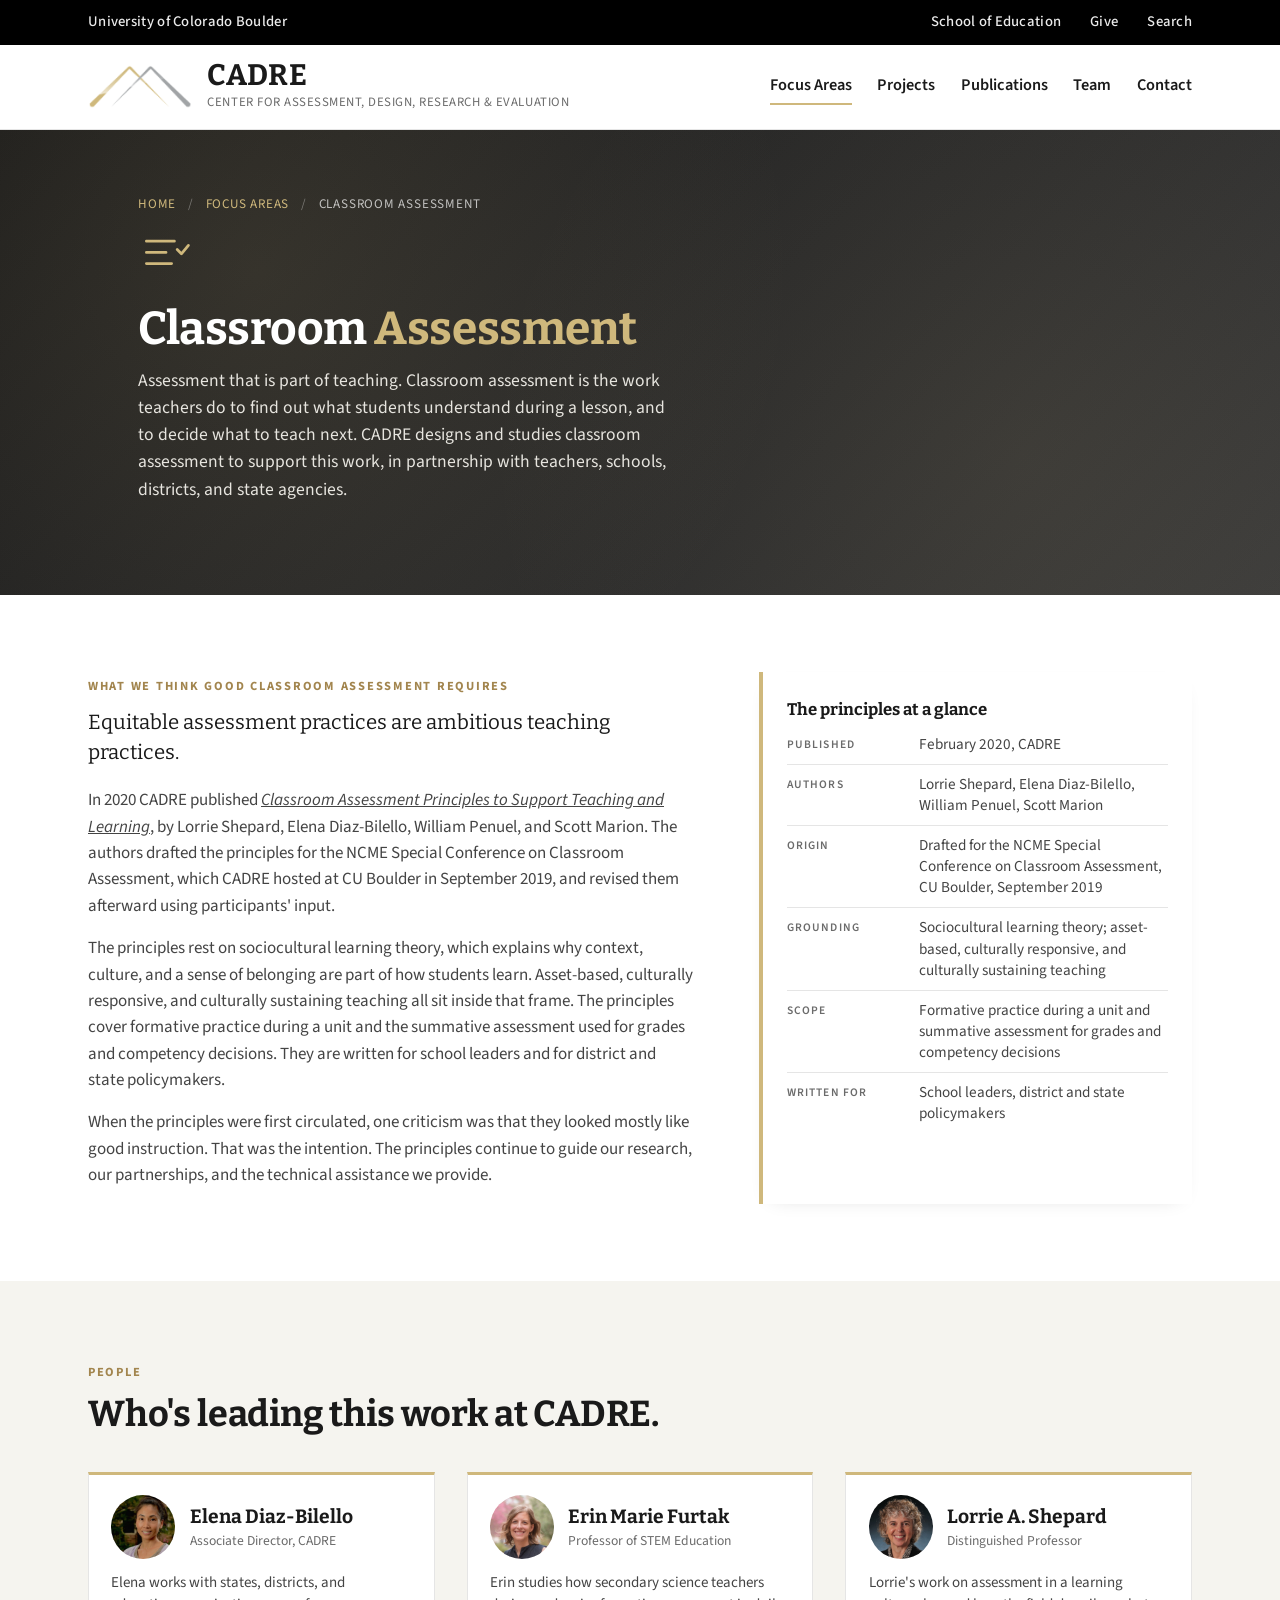
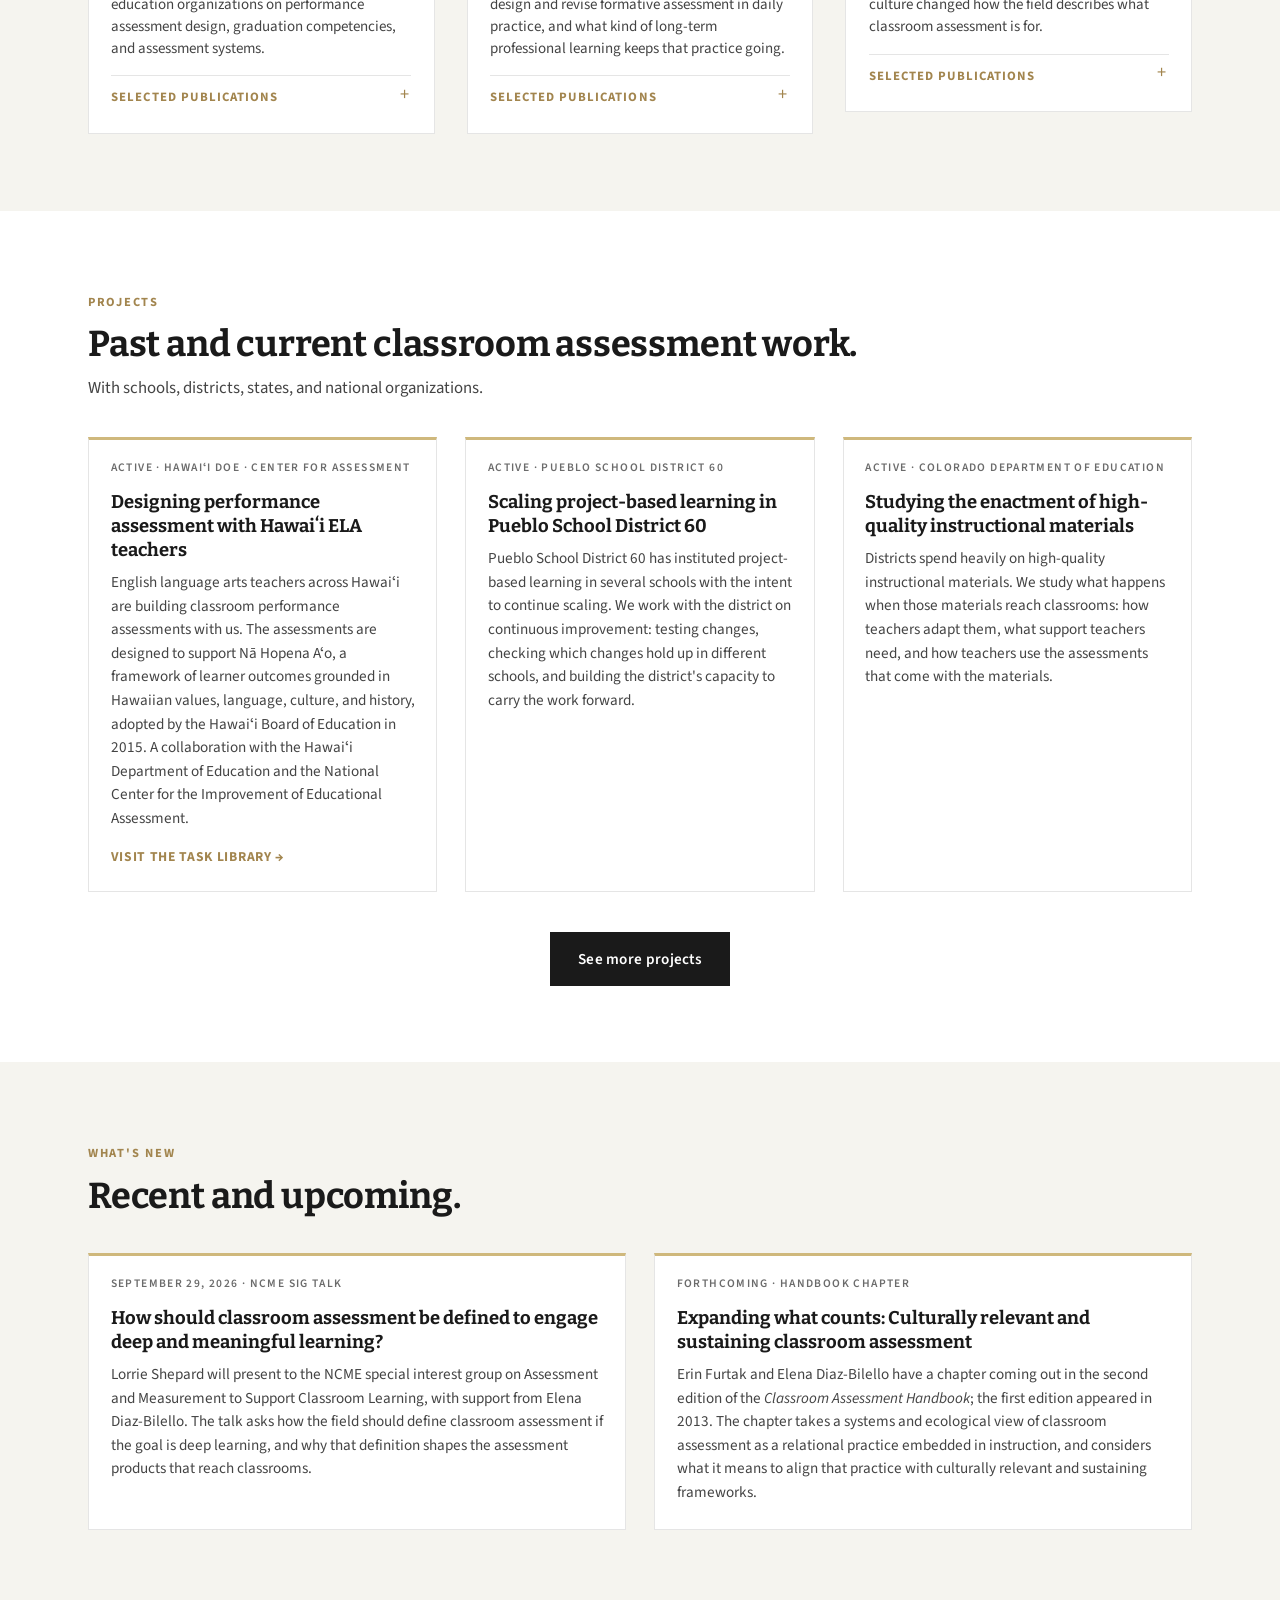
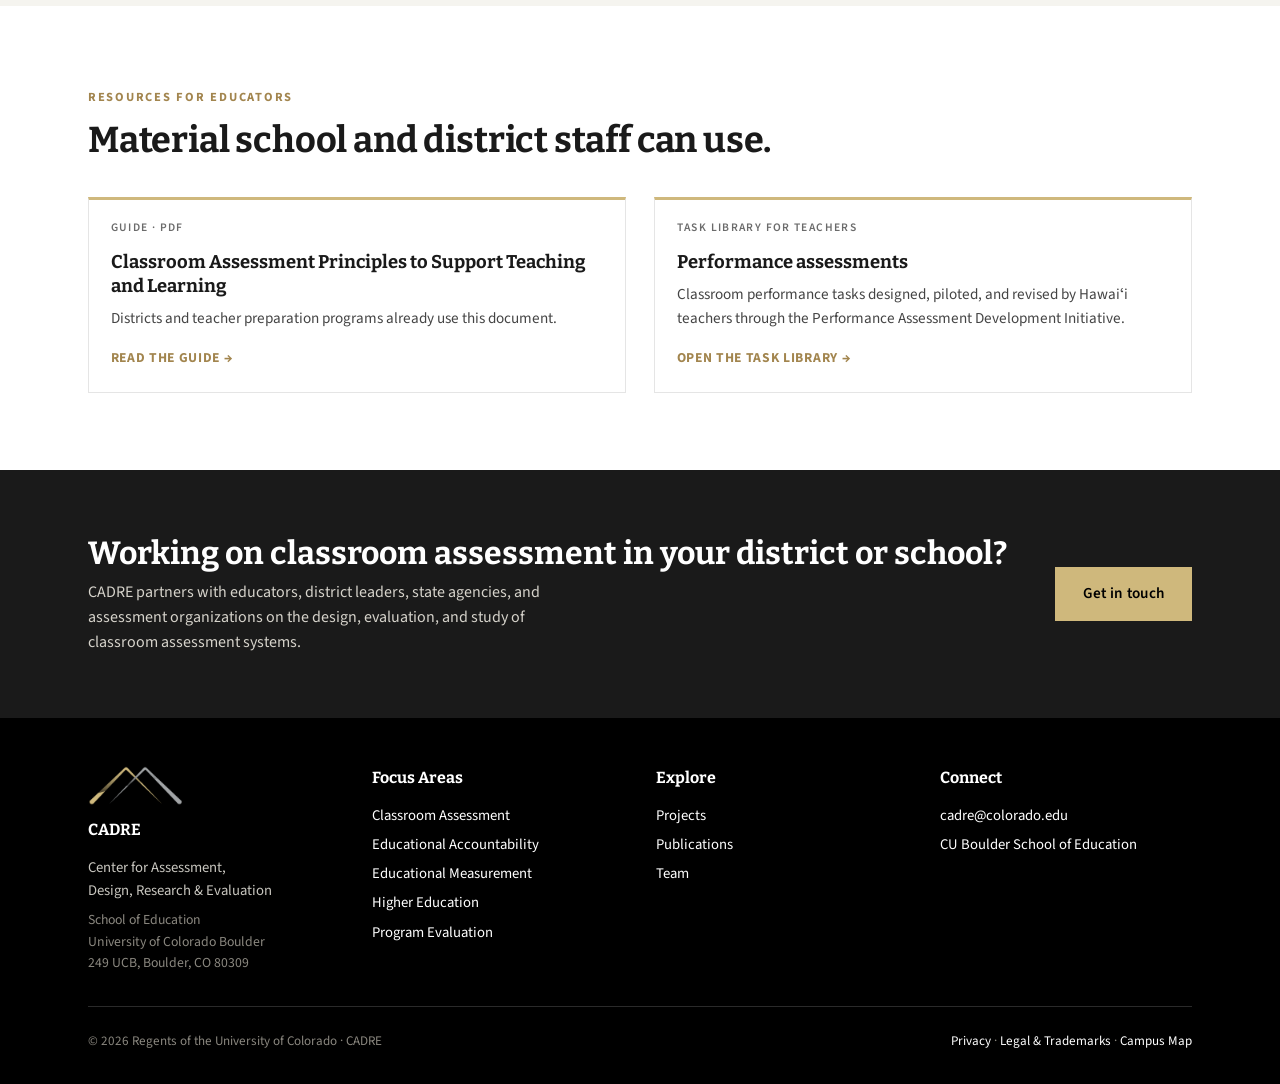
<file: classroom-assessment.html>
<!doctype html>
<html lang="en">
<head>
<meta charset="utf-8">
<meta name="viewport" content="width=device-width, initial-scale=1">
<meta name="robots" content="noindex, nofollow">
<title>Classroom Assessment — CADRE | CU Boulder</title>
<meta name="description" content="Classroom assessment is the work teachers do to find out what students understand and decide what to teach next. CADRE designs and studies classroom assessment with teachers, schools, districts, and state agencies.">
<link rel="preconnect" href="https://fonts.googleapis.com">
<link rel="preconnect" href="https://fonts.gstatic.com" crossorigin>
<link href="https://fonts.googleapis.com/css2?family=Bitter:wght@600;700&family=Source+Sans+3:wght@300;400;600;700&display=swap" rel="stylesheet">
<link rel="icon" type="image/png" sizes="64x64" href="images/logo/favicon-64.png">
<link rel="apple-touch-icon" href="images/logo/apple-touch-icon.png">
<meta property="og:image" content="images/logo/cadre-logo.png">
<link rel="stylesheet" href="styles.css?v=20261001b">
</head>
<body>


<div class="cu-bar">
  <div class="container">
    <a href="https://www.colorado.edu/">University of Colorado Boulder</a>
    <div class="cu-bar-right">
      <a href="https://www.colorado.edu/education/">School of Education</a>
      <a href="#">Give</a>
      <a href="#">Search</a>
    </div>
  </div>
</div>

<header class="site-header">
  <div class="container">
    <a class="brand" href="index.html">
      <img class="brand-logo" src="images/logo/cadre-mark.png" alt="" width="480" height="201">
      <span class="brand-text">
        <span class="brand-mark">CADRE</span>
        <span class="brand-sub">Center for Assessment, Design, Research &amp; Evaluation</span>
      </span>
    </a>
    <button class="nav-toggle" aria-expanded="false" aria-controls="primary-nav" onclick="this.nextElementSibling.classList.toggle('open')">Menu</button>
    <nav class="primary" id="primary-nav">
      <a href="index.html#focus" class="active">Focus Areas</a>
      <a href="index.html#projects">Projects</a>
      <a href="https://www.colorado.edu/cadre/publications">Publications</a>
      <a href="index.html#team">Team</a>
      <a href="index.html#contact">Contact</a>
    </nav>
  </div>
</header>

<section class="hero compact">
  <div class="container">
    <div>
      <div class="crumbs">
        <a href="index.html">Home</a>
        <span class="sep">/</span>
        <a href="index.html#focus">Focus Areas</a>
        <span class="sep">/</span>
        Classroom Assessment
      </div>
      <svg class="hero-icon" viewBox="0 0 40 40" aria-hidden="true"><path d="M6 8h20M6 16h14M6 24h18" stroke-linecap="round"/><path d="M28 14l3 3 5-6" stroke-linecap="round" stroke-linejoin="round"/></svg>
      <h1>Classroom <span class="accent">Assessment</span></h1>
      <p class="lede">Assessment that is part of teaching. Classroom assessment is the work teachers do to find out what students understand during a lesson, and to decide what to teach next. CADRE designs and studies classroom assessment to support this work, in partnership with teachers, schools, districts, and state agencies.</p>
    </div>
  </div>
</section>

<section class="block">
  <div class="container">
    <div class="area-overview">
      <div>
        <span class="eyebrow">What we think good classroom assessment requires</span>
        <p class="lead-text">Equitable assessment practices are ambitious teaching practices.</p>
        <p class="body-text">In 2020 CADRE published <a href="https://www.colorado.edu/cadre/media/113"><em>Classroom Assessment Principles to Support Teaching and Learning</em></a>, by Lorrie Shepard, Elena Diaz-Bilello, William Penuel, and Scott Marion. The authors drafted the principles for the NCME Special Conference on Classroom Assessment, which CADRE hosted at CU Boulder in September 2019, and revised them afterward using participants' input.</p>
        <p class="body-text">The principles rest on sociocultural learning theory, which explains why context, culture, and a sense of belonging are part of how students learn. Asset-based, culturally responsive, and culturally sustaining teaching all sit inside that frame. The principles cover formative practice during a unit and the summative assessment used for grades and competency decisions. They are written for school leaders and for district and state policymakers.</p>
        <p class="body-text">When the principles were first circulated, one criticism was that they looked mostly like good instruction. That was the intention. The principles continue to guide our research, our partnerships, and the technical assistance we provide.</p>
      </div>
      <aside class="questions facts" aria-label="The principles at a glance">
        <h4>The principles at a glance</h4>
        <ul>
          <li><strong>Published</strong><span>February 2020, CADRE</span></li>
          <li><strong>Authors</strong><span>Lorrie Shepard, Elena Diaz-Bilello, William Penuel, Scott Marion</span></li>
          <li><strong>Origin</strong><span>Drafted for the NCME Special Conference on Classroom Assessment, CU Boulder, September 2019</span></li>
          <li><strong>Grounding</strong><span>Sociocultural learning theory; asset-based, culturally responsive, and culturally sustaining teaching</span></li>
          <li><strong>Scope</strong><span>Formative practice during a unit and summative assessment for grades and competency decisions</span></li>
          <li><strong>Written for</strong><span>School leaders, district and state policymakers</span></li>
        </ul>
      </aside>
    </div>
  </div>
</section>

<section class="block block-soft">
  <div class="container">
    <div class="section-head">
      <span class="eyebrow">People</span>
      <h2>Who's leading this work at CADRE.</h2>
    </div>

    <div class="faculty-grid three">
      <div class="faculty-card">
        <div class="head"><img class="headshot-sm" src="images/team/elena-diaz-bilello.jpg" alt="" width="64" height="64" loading="lazy">
          <div><h3 class="name"><a href="https://www.colorado.edu/education/elena-diaz-bilello">Elena Diaz-Bilello</a></h3>
          <p class="title">Associate Director, CADRE</p></div></div>
          <p class="bio">Elena works with states, districts, and education organizations on performance assessment design, graduation competencies, and assessment systems.</p>
        <details class="card-pubs">
          <summary>Selected publications</summary>
          <ul class="pub-list">
            <li><span class="pub-meta">2025</span><span class="pub-title">From “But that's just good teaching” to “An ethical imperative”: The role of culturally responsive practices in classroom assessment</span><span class="pub-authors">Diaz-Bilello, E.</span><span class="pub-venue">Commentary on Section 3. In C. M. Evans &amp; C. S. Taylor (Eds.), <em>Culturally responsive assessment in classrooms and large-scale contexts: Theory, research, and practice</em>. Routledge</span></li>
            <li><span class="pub-meta">2024</span><span class="pub-title">District and school practices and assessments to support a learning-centered vision</span><span class="pub-authors">Diaz-Bilello, E., &amp; Anthony, J.</span><span class="pub-venue">In S. F. Marion, J. W. Pellegrino, &amp; A. I. Berman (Eds.), <em>Reimagining balanced assessment systems</em>. National Academy of Education</span></li>
            <li><span class="pub-meta">2020</span><span class="pub-title">Classroom assessment principles to support teaching and learning</span><span class="pub-authors">Shepard, L. A., Diaz-Bilello, E., Penuel, W. R., &amp; Marion, S. F.</span><span class="pub-venue">CADRE, University of Colorado Boulder · <a href="https://www.colorado.edu/cadre/media/113">Read the guide</a></span></li>
          </ul>
        </details>
      </div>
      <div class="faculty-card">
        <div class="head"><img class="headshot-sm" src="images/team/erin-marie-furtak.jpg" alt="" width="64" height="64" loading="lazy">
          <div><h3 class="name"><a href="https://www.colorado.edu/education/erin-marie-furtak">Erin Marie Furtak</a></h3>
          <p class="title">Professor of STEM Education</p></div></div>
          <p class="bio">Erin studies how secondary science teachers design and revise formative assessment in daily practice, and what kind of long-term professional learning keeps that practice going.</p>
        <details class="card-pubs">
          <summary>Selected publications</summary>
          <ul class="pub-list">
            <li><span class="pub-meta">2025</span><span class="pub-title">Culturally sustaining approaches to STEM classroom assessment: Introduction to the special issue</span><span class="pub-authors">Furtak, E. M., Kang, H., &amp; Wright, C.</span><span class="pub-venue"><em>Journal of the Learning Sciences</em>, 34(4), 403–414</span></li>
            <li><span class="pub-meta">2025</span><span class="pub-title">How culturally responsive formative assessment practices can expand students' opportunities to participate in science learning</span><span class="pub-authors">Furtak, E. M., &amp; Deverel-Rico, C.</span><span class="pub-venue">In C. M. Evans &amp; C. S. Taylor (Eds.), <em>Culturally responsive assessment in classrooms and large-scale contexts: Theory, research, and practice</em>. Routledge</span></li>
            <li><span class="pub-meta">2024</span><span class="pub-title">Classroom activity systems to support ambitious teaching and assessment</span><span class="pub-authors">Ruiz-Primo, M. A., &amp; Furtak, E. M.</span><span class="pub-venue">In S. F. Marion, J. W. Pellegrino, &amp; A. I. Berman (Eds.), <em>Reimagining balanced assessment systems</em>. National Academy of Education</span></li>
          </ul>
        </details>
      </div>
      <div class="faculty-card">
        <div class="head"><img class="headshot-sm" src="images/team/lorrie-shepard.jpg" alt="" width="64" height="64" loading="lazy">
          <div><h3 class="name"><a href="https://www.colorado.edu/education/lorrie-shepard">Lorrie A. Shepard</a></h3>
          <p class="title">Distinguished Professor</p></div></div>
          <p class="bio">Lorrie's work on assessment in a learning culture changed how the field describes what classroom assessment is for.</p>
        <details class="card-pubs">
          <summary>Selected publications</summary>
          <ul class="pub-list">
            <li><span class="pub-meta">2021</span><span class="pub-title">Ambitious teaching and equitable assessment: A vision for prioritizing learning, not testing</span><span class="pub-authors">Shepard, L. A.</span><span class="pub-venue"><em>American Educator</em>, Fall 2021, 28–37</span></li>
            <li><span class="pub-meta">2019</span><span class="pub-title">Classroom assessment to support teaching and learning</span><span class="pub-authors">Shepard, L. A.</span><span class="pub-venue"><em>The ANNALS of the American Academy of Political and Social Science</em>, 683, 183–200</span></li>
            <li><span class="pub-meta">2018</span><span class="pub-title">Using learning and motivation theories to coherently link formative assessment, grading practices, and large-scale assessment</span><span class="pub-authors">Shepard, L. A., Penuel, W. R., &amp; Pellegrino, J. W.</span><span class="pub-venue"><em>Educational Measurement: Issues and Practice</em>, 37(1), 21–34</span></li>
            <li><span class="pub-meta">2018</span><span class="pub-title">Classroom assessment principles to support learning and avoid the harm of testing</span><span class="pub-authors">Shepard, L. A., Penuel, W. R., &amp; Pellegrino, J. W.</span><span class="pub-venue"><em>Educational Measurement: Issues and Practice</em>, 37(1), 52–57</span></li>
          </ul>
        </details>
      </div>
    </div>
  </div>
</section>

<section class="block">
  <div class="container">
    <div class="section-head">
      <span class="eyebrow">Projects</span>
      <h2>Past and current classroom assessment work.</h2>
      <p>With schools, districts, states, and national organizations.</p>
    </div>

    <div class="card-row limit3">
      <a class="card flat" href="https://sites.google.com/view/hawaiitaskbank/home">
        <div class="card-body">
          <div class="card-partner">Active · Hawaiʻi DOE · Center for Assessment</div>
          <h3>Designing performance assessment with Hawaiʻi ELA teachers</h3>
          <p>English language arts teachers across Hawaiʻi are building classroom performance assessments with us. The assessments are designed to support Nā Hopena Aʻo, a framework of learner outcomes grounded in Hawaiian values, language, culture, and history, adopted by the Hawaiʻi Board of Education in 2015. A collaboration with the Hawaiʻi Department of Education and the National Center for the Improvement of Educational Assessment.</p>
          <span class="card-cta">Visit the task library</span>
        </div>
      </a>

      <div class="card flat">
        <div class="card-body">
          <div class="card-partner">Active · Pueblo School District 60</div>
          <h3>Scaling project-based learning in Pueblo School District 60</h3>
          <p>Pueblo School District 60 has instituted project-based learning in several schools with the intent to continue scaling. We work with the district on continuous improvement: testing changes, checking which changes hold up in different schools, and building the district's capacity to carry the work forward.</p>
        </div>
      </div>

      <div class="card flat">
        <div class="card-body">
          <div class="card-partner">Active · Colorado Department of Education</div>
          <h3>Studying the enactment of high-quality instructional materials</h3>
          <p>Districts spend heavily on high-quality instructional materials. We study what happens when those materials reach classrooms: how teachers adapt them, what support teachers need, and how teachers use the assessments that come with the materials.</p>
        </div>
      </div>

      <div class="card flat">
        <div class="card-body">
          <div class="card-partner">Completed · Class CrunchLabs</div>
          <h3>Feasibility and usability of new Class CrunchLabs science units</h3>
          <p>Class CrunchLabs has produced new science units for grades 6 to 8. We studied whether teachers can teach the units as written, what gets in the way, and whether the assessments inside the units help teachers see student thinking.</p>
        </div>
      </div>

      <div class="card flat">
        <div class="card-body">
          <div class="card-partner">Completed · NCME · CU Boulder, September 2019</div>
          <h3>NCME Special Conference on Classroom Assessment</h3>
          <p>CADRE hosted the conference at CU Boulder on September 18 and 19, 2019. Measurement researchers met with staff from Cherry Creek School District, Aurora Public Schools, Denver Public Schools, and the Colorado Department of Education. The classroom assessment principles described above were drafted for this conference and revised afterward using what participants said.</p>
        </div>
      </div>
    </div>

    <div class="section-foot">
      <button class="btn btn-dark" type="button" data-more aria-expanded="false">See more projects</button>
    </div>
  </div>
</section>

<section class="block block-soft">
  <div class="container">
    <div class="section-head">
      <span class="eyebrow">What's new</span>
      <h2>Recent and upcoming.</h2>
    </div>

    <div class="card-row">
      <div class="card flat">
        <div class="card-body">
          <div class="card-partner">September 29, 2026 · NCME SIG talk</div>
          <h3>How should classroom assessment be defined to engage deep and meaningful learning?</h3>
          <p>Lorrie Shepard will present to the NCME special interest group on Assessment and Measurement to Support Classroom Learning, with support from Elena Diaz-Bilello. The talk asks how the field should define classroom assessment if the goal is deep learning, and why that definition shapes the assessment products that reach classrooms.</p>
        </div>
      </div>

      <div class="card flat">
        <div class="card-body">
          <div class="card-partner">Forthcoming · Handbook chapter</div>
          <h3>Expanding what counts: Culturally relevant and sustaining classroom assessment</h3>
          <p>Erin Furtak and Elena Diaz-Bilello have a chapter coming out in the second edition of the <em>Classroom Assessment Handbook</em>; the first edition appeared in 2013. The chapter takes a systems and ecological view of classroom assessment as a relational practice embedded in instruction, and considers what it means to align that practice with culturally relevant and sustaining frameworks.</p>
        </div>
      </div>
    </div>
  </div>
</section>

<section class="block">
  <div class="container">
    <div class="section-head">
      <span class="eyebrow">Resources for educators</span>
      <h2>Material school and district staff can use.</h2>
    </div>

    <div class="card-row">
      <a class="card flat" href="https://www.colorado.edu/cadre/media/113">
        <div class="card-body">
          <div class="card-partner">Guide · PDF</div>
          <h3>Classroom Assessment Principles to Support Teaching and Learning</h3>
          <p>Districts and teacher preparation programs already use this document.</p>
          <span class="card-cta">Read the guide</span>
        </div>
      </a>
      <a class="card flat" href="https://sites.google.com/view/hawaiitaskbank/home">
        <div class="card-body">
          <div class="card-partner">Task library for teachers</div>
          <h3>Performance assessments</h3>
          <p>Classroom performance tasks designed, piloted, and revised by Hawaiʻi teachers through the Performance Assessment Development Initiative.</p>
          <span class="card-cta">Open the task library</span>
        </div>
      </a>
    </div>
  </div>
</section>

<section class="cta-strip">
  <div class="container">
    <div>
      <h2>Working on classroom assessment in your district or school?</h2>
      <p>CADRE partners with educators, district leaders, state agencies, and assessment organizations on the design, evaluation, and study of classroom assessment systems.</p>
    </div>
    <div>
      <a class="btn btn-gold" href="mailto:cadre@colorado.edu">Get in touch</a>
    </div>
  </div>
</section>

<footer class="site-footer">
  <div class="container">
    <div class="foot-grid">
      <div>
        <img class="foot-logo" src="images/logo/cadre-mark.png" alt="" width="480" height="201">
        <h4>CADRE</h4>
        <p style="margin:0 0 0.5rem">Center for Assessment,<br>Design, Research &amp; Evaluation</p>
        <p style="margin:0;color:#8a877f;font-size:0.86rem">School of Education<br>University of Colorado Boulder<br>249 UCB, Boulder, CO 80309</p>
      </div>
      <div>
        <h4>Focus Areas</h4>
        <ul>
          <li><a href="classroom-assessment.html">Classroom Assessment</a></li>
          <li><a href="accountability.html">Educational Accountability</a></li>
          <li><a href="educational-measurement.html">Educational Measurement</a></li>
          <li><a href="higher-education.html">Higher Education</a></li>
          <li><a href="program-evaluation.html">Program Evaluation</a></li>
        </ul>
      </div>
      <div>
        <h4>Explore</h4>
        <ul>
          <li><a href="index.html#projects">Projects</a></li>
          <li><a href="https://www.colorado.edu/cadre/publications">Publications</a></li>
          <li><a href="index.html#team">Team</a></li>
        </ul>
      </div>
      <div>
        <h4>Connect</h4>
        <ul>
          <li><a href="mailto:cadre@colorado.edu">cadre@colorado.edu</a></li>
          <li><a href="https://www.colorado.edu/education/">CU Boulder School of Education</a></li>
        </ul>
      </div>
    </div>
    <div class="foot-bottom">
      <span>&copy; 2026 Regents of the University of Colorado &middot; CADRE</span>
      <span>
        <a href="https://www.colorado.edu/about/privacy-statement">Privacy</a> &middot;
        <a href="https://www.colorado.edu/about/legal-trademarks">Legal &amp; Trademarks</a> &middot;
        <a href="https://www.colorado.edu/map">Campus Map</a>
      </span>
    </div>
  </div>
</footer>

<script data-more-script>
document.querySelectorAll('[data-more]').forEach(function(b){
  var row=b.closest('.container').querySelector('.card-row');
  b.addEventListener('click',function(){
    var open=row.classList.toggle('expanded');
    b.setAttribute('aria-expanded',open);
    b.textContent=open?'Show fewer projects':'See more projects';
  });
});
</script>
</body>
</html>
</file>
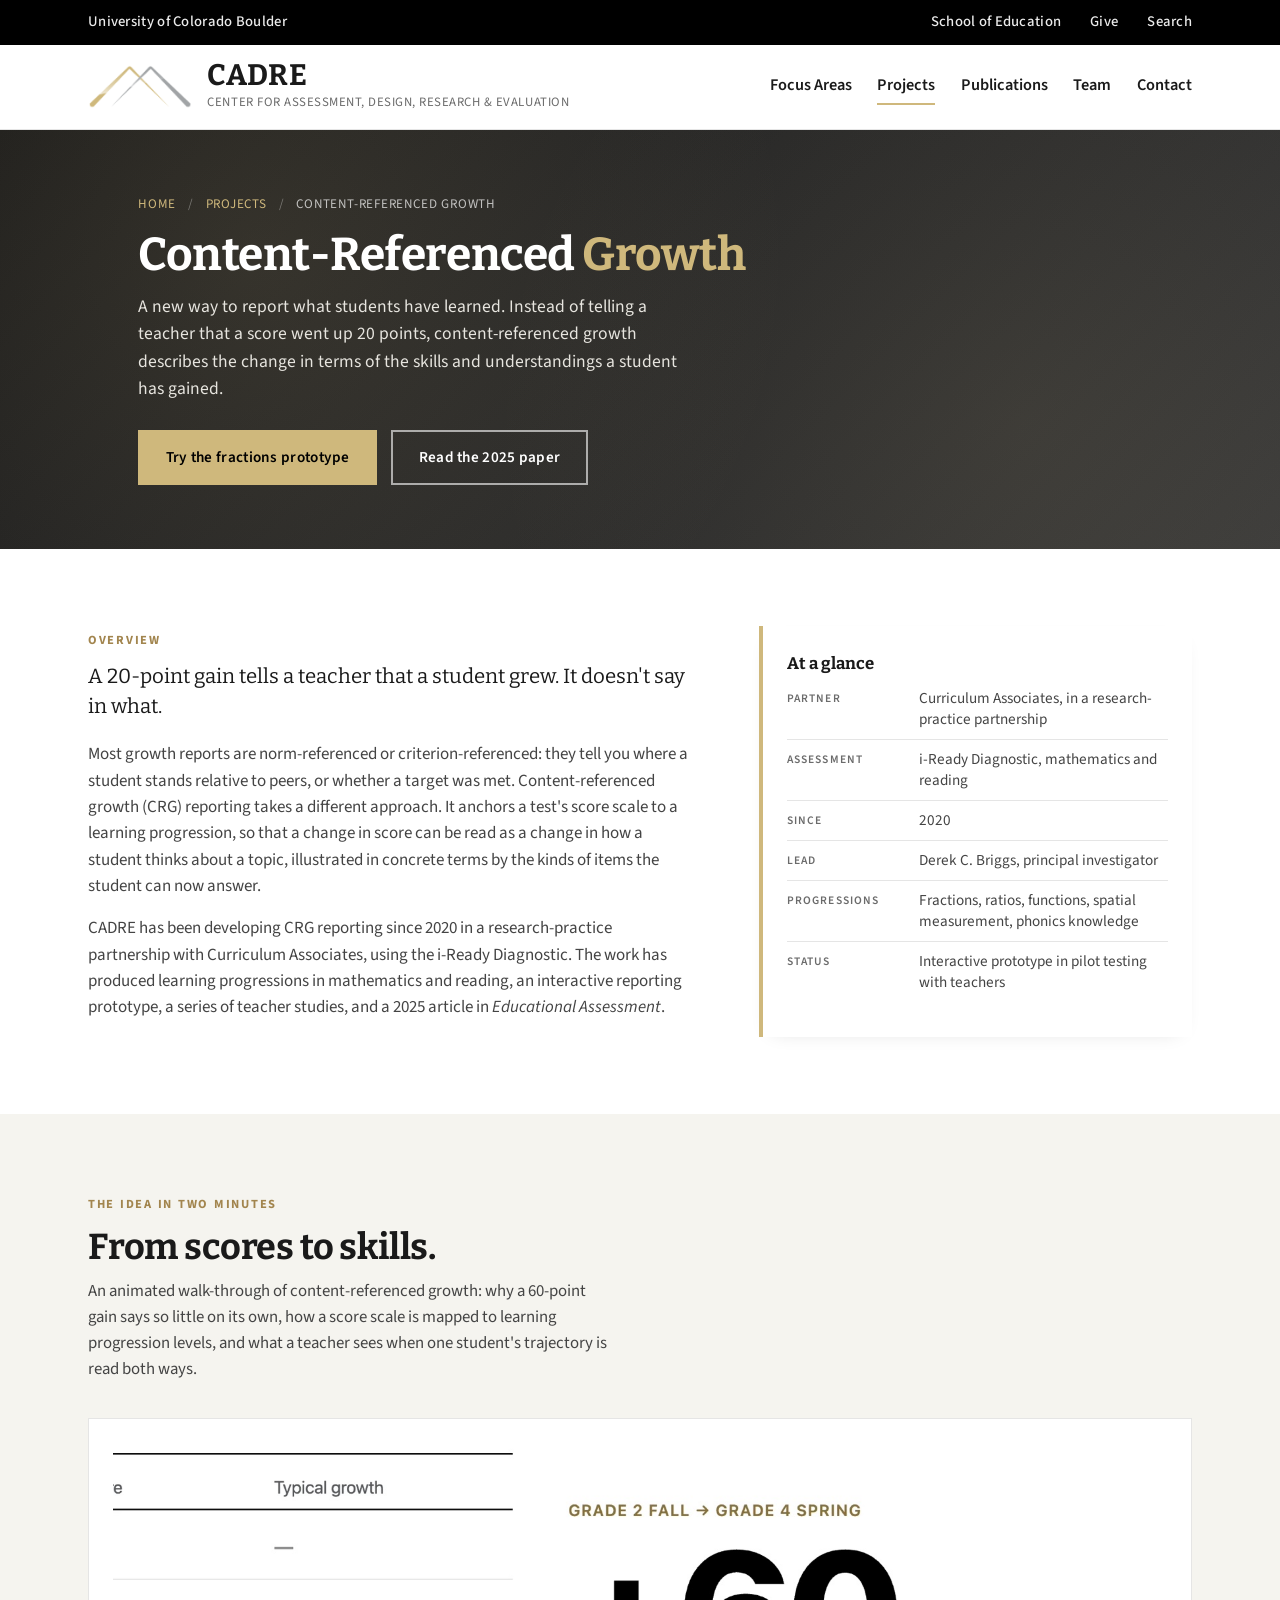
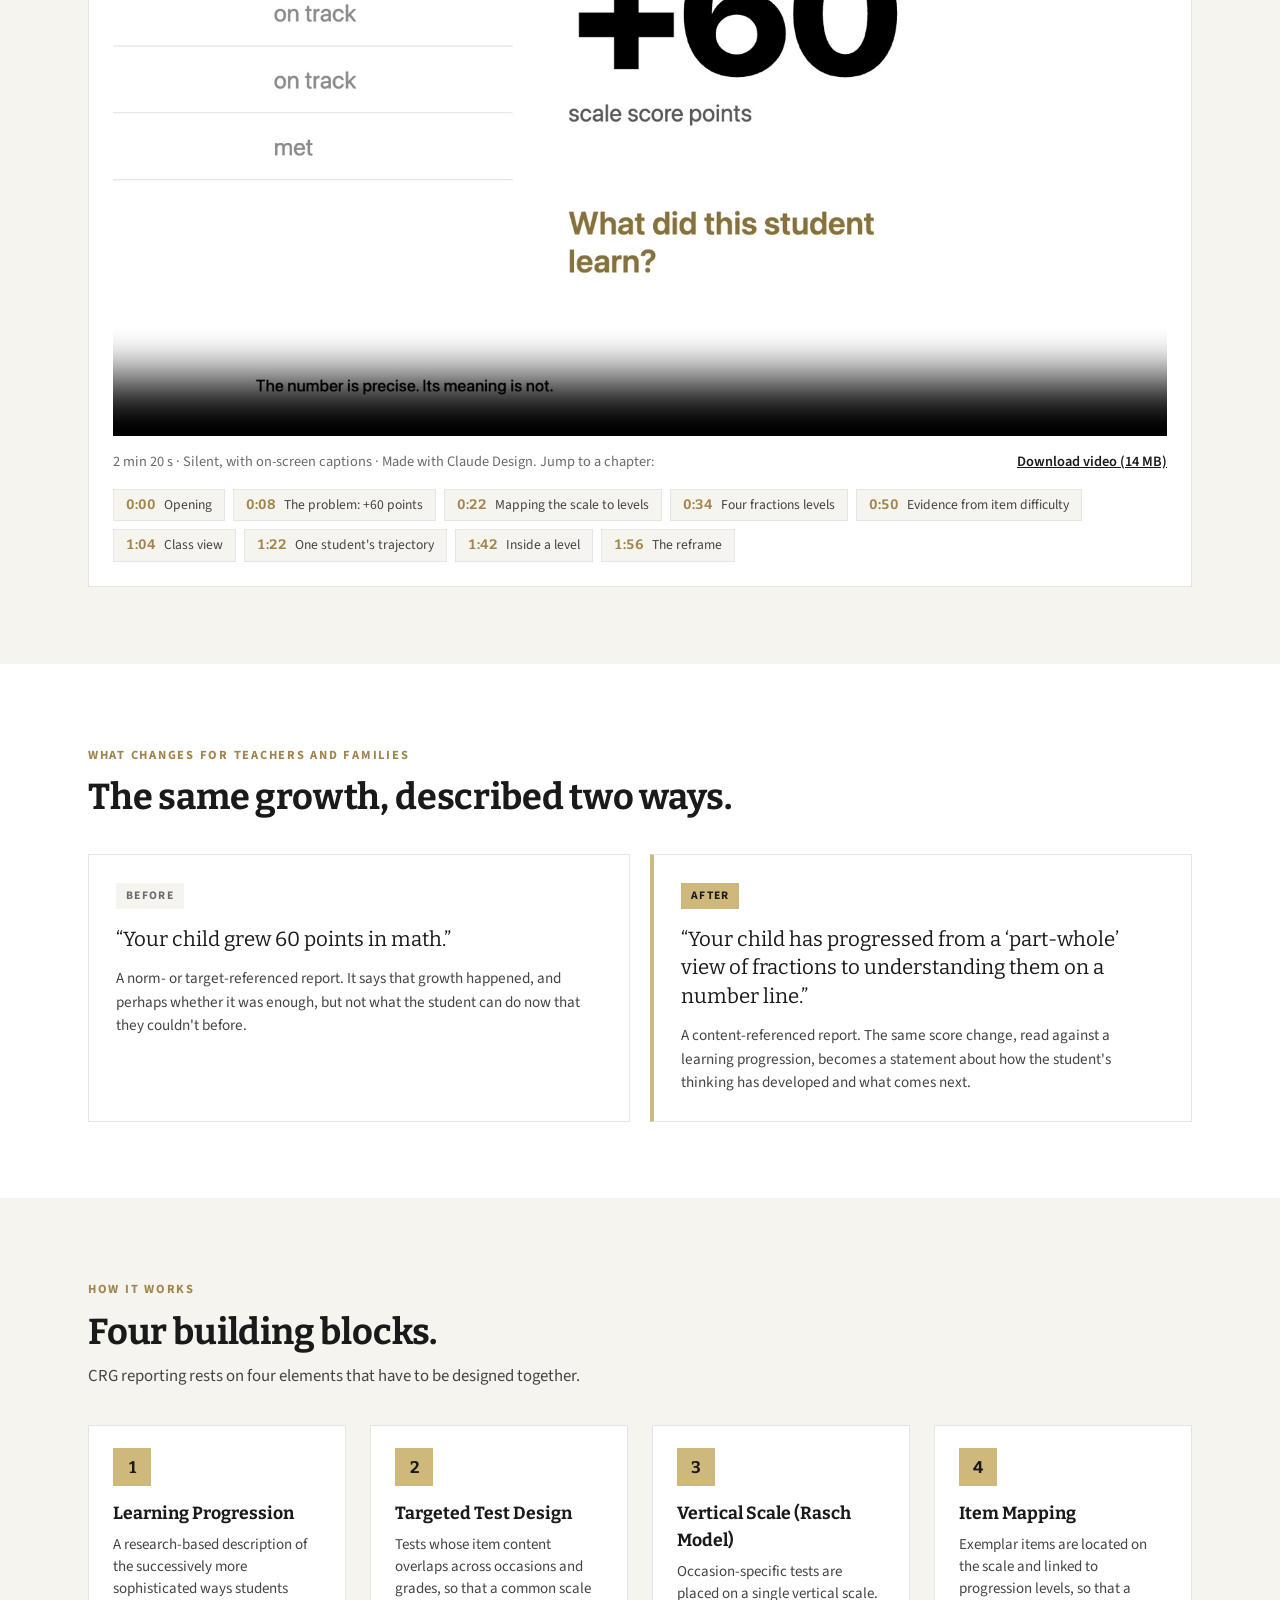
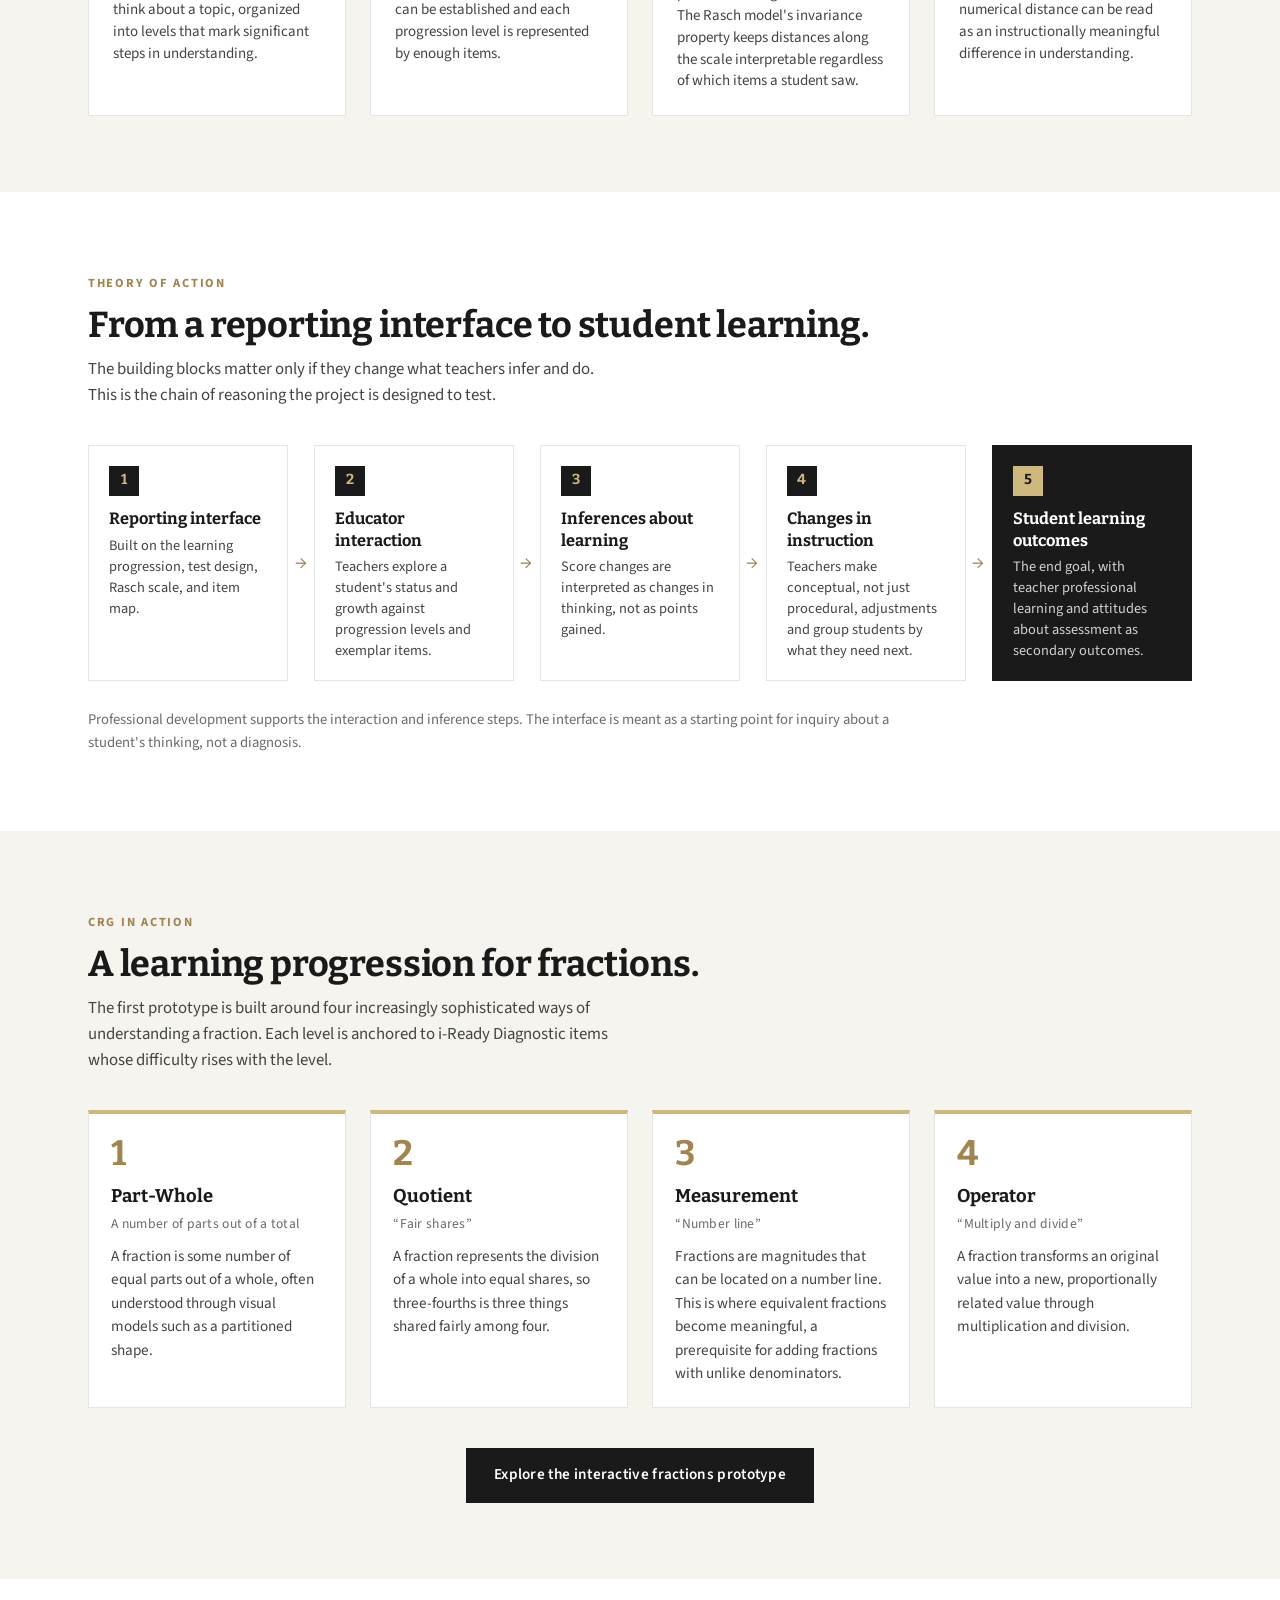
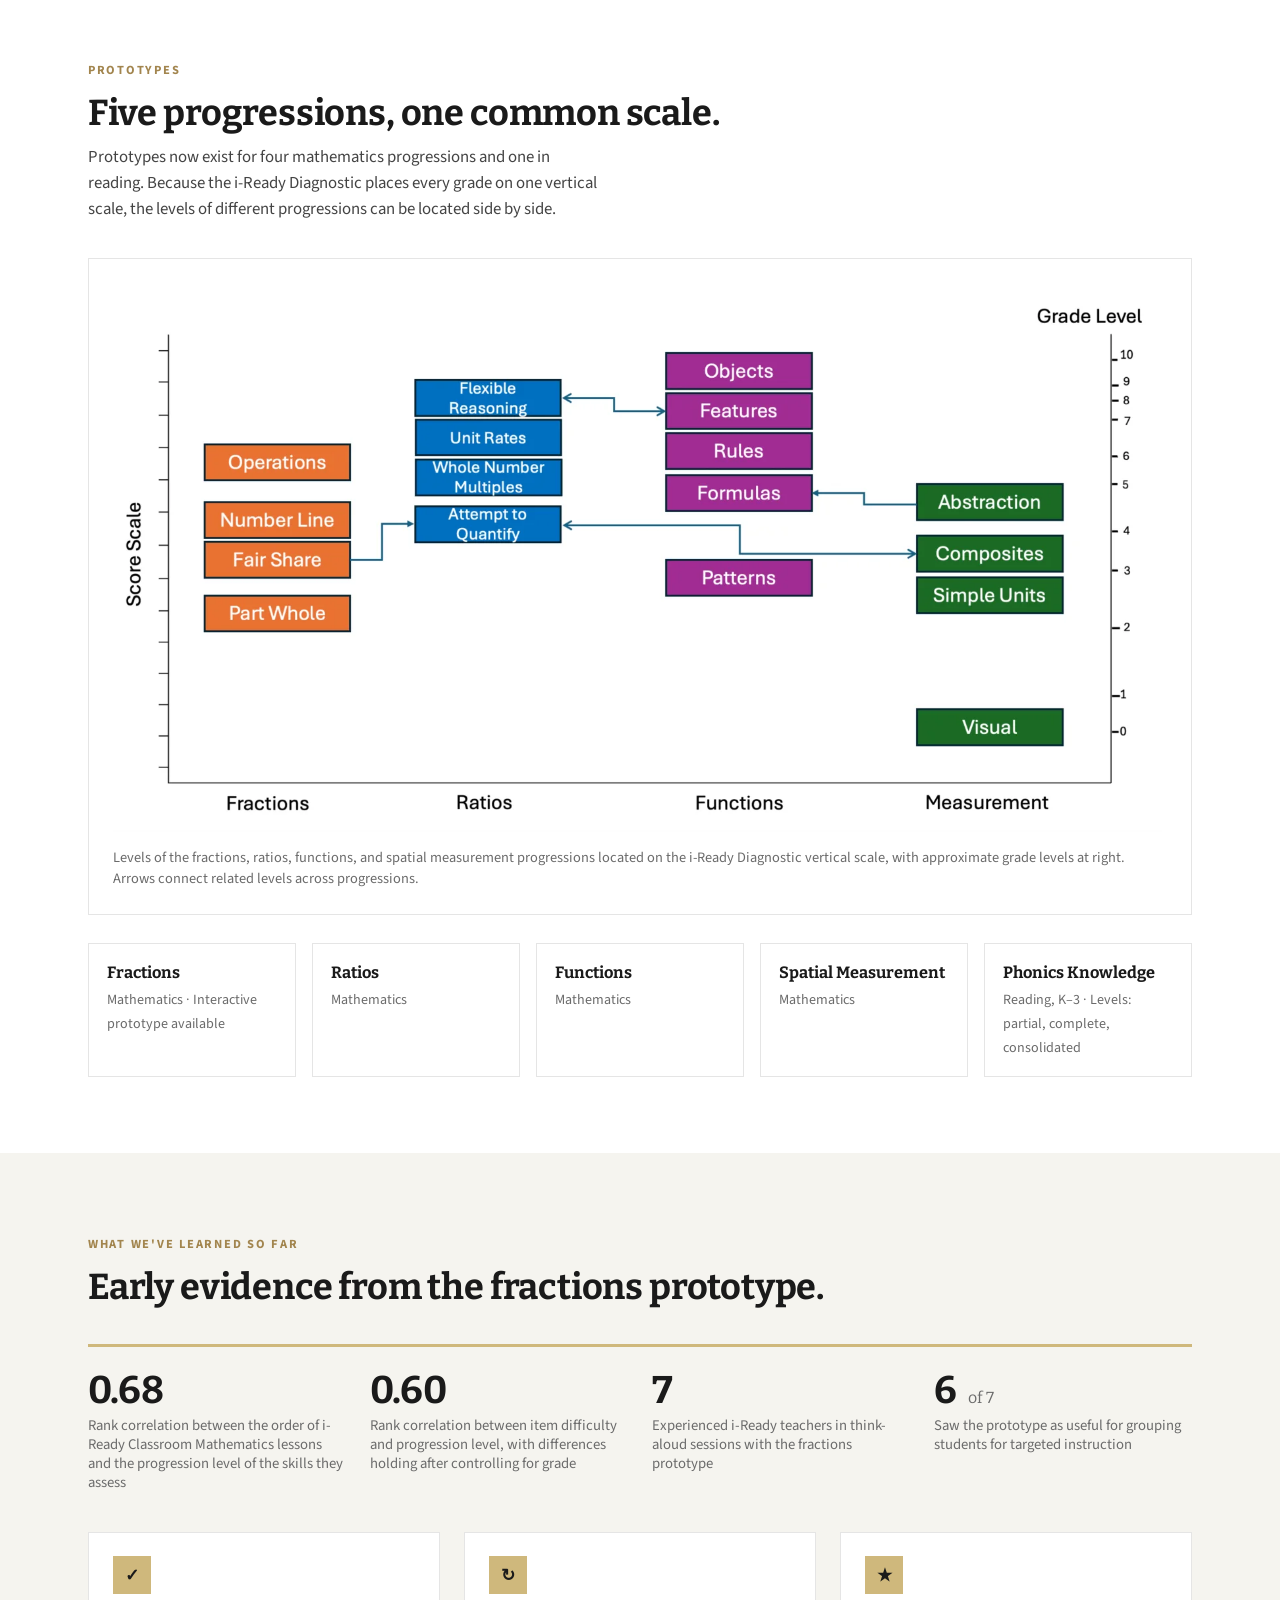
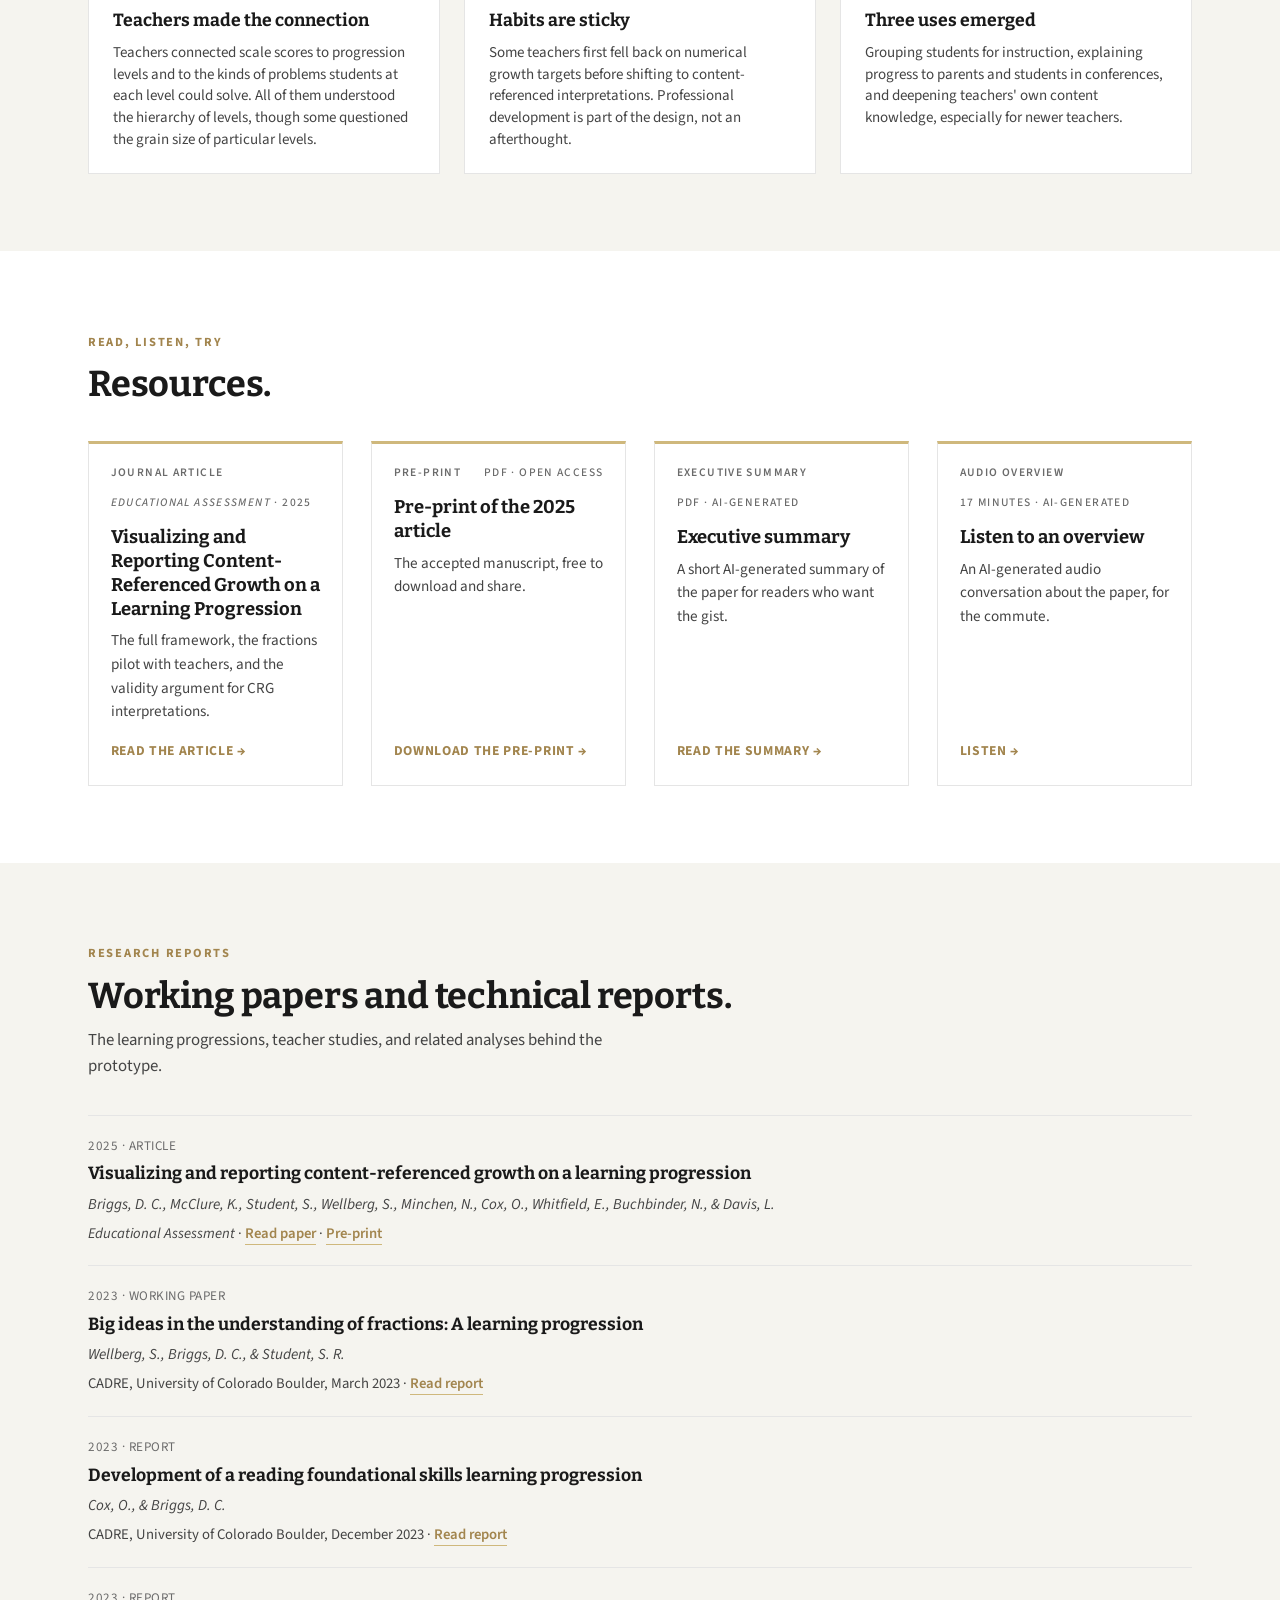
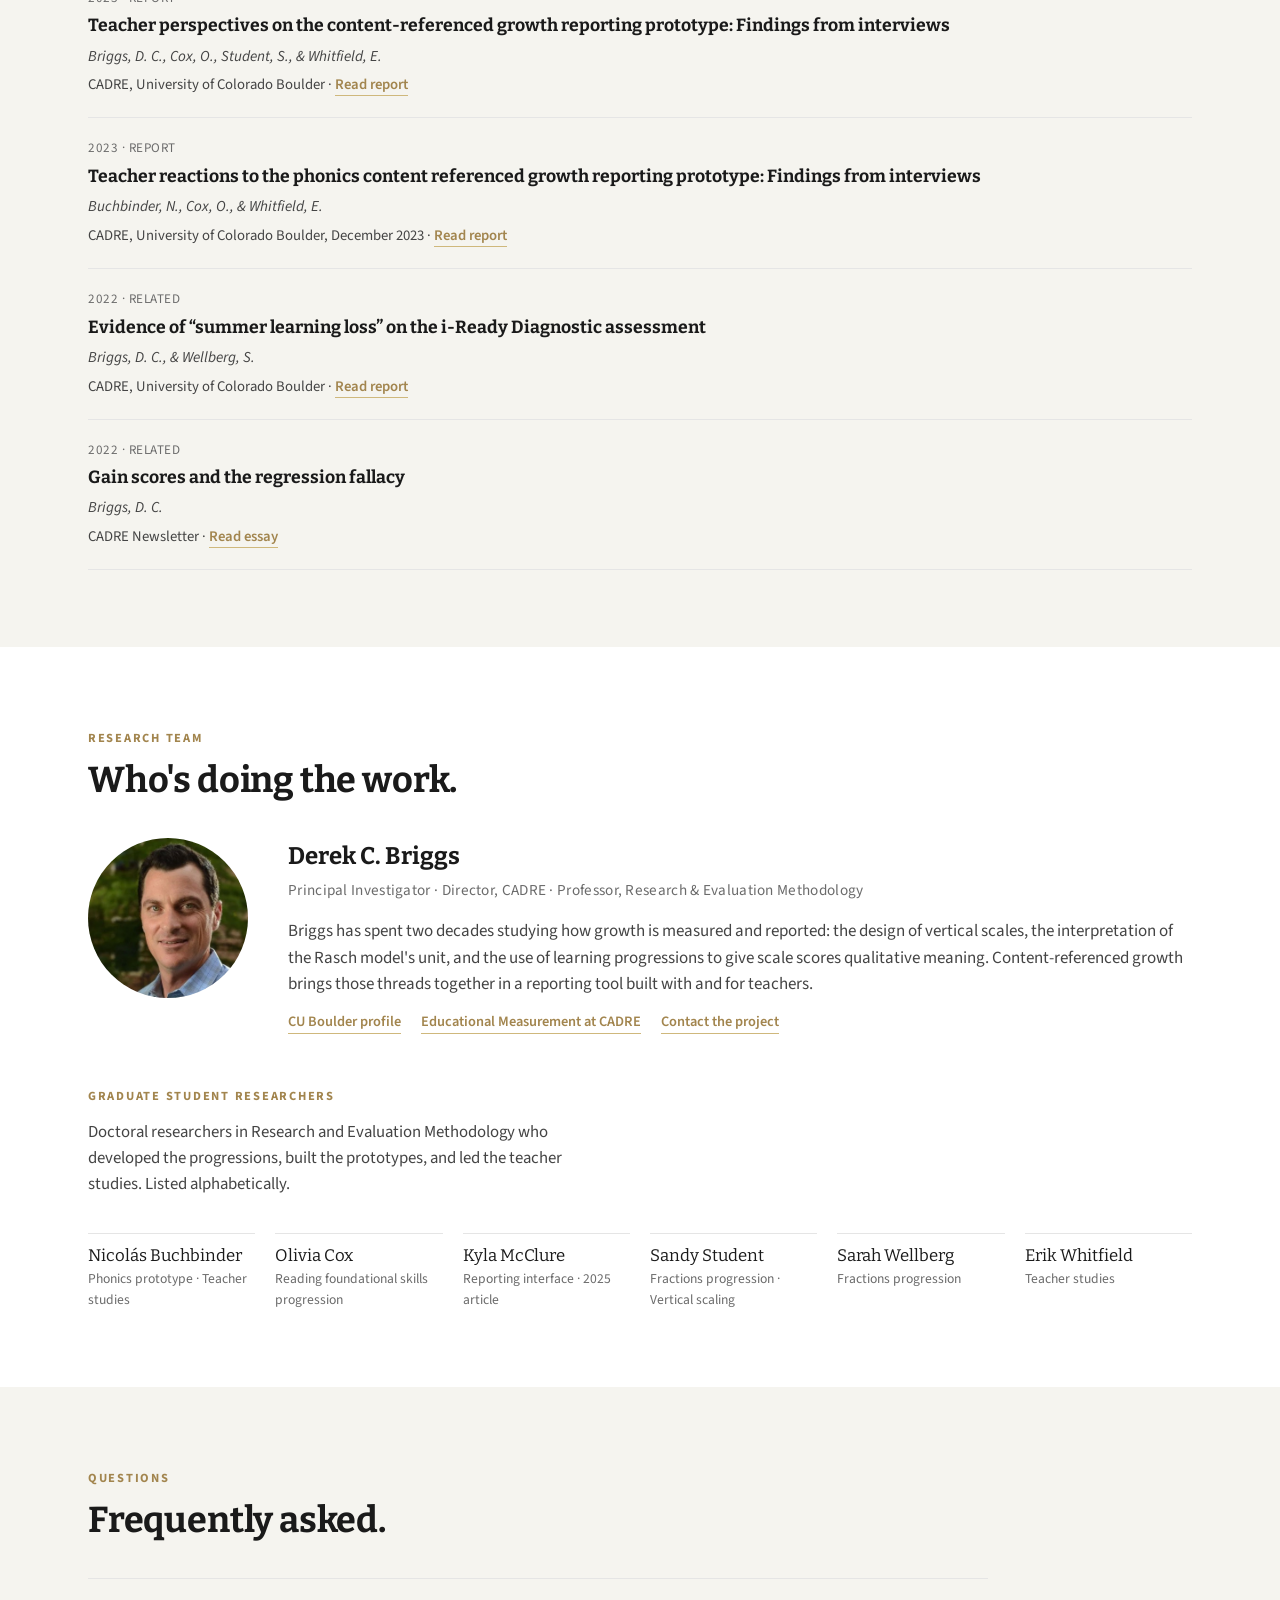
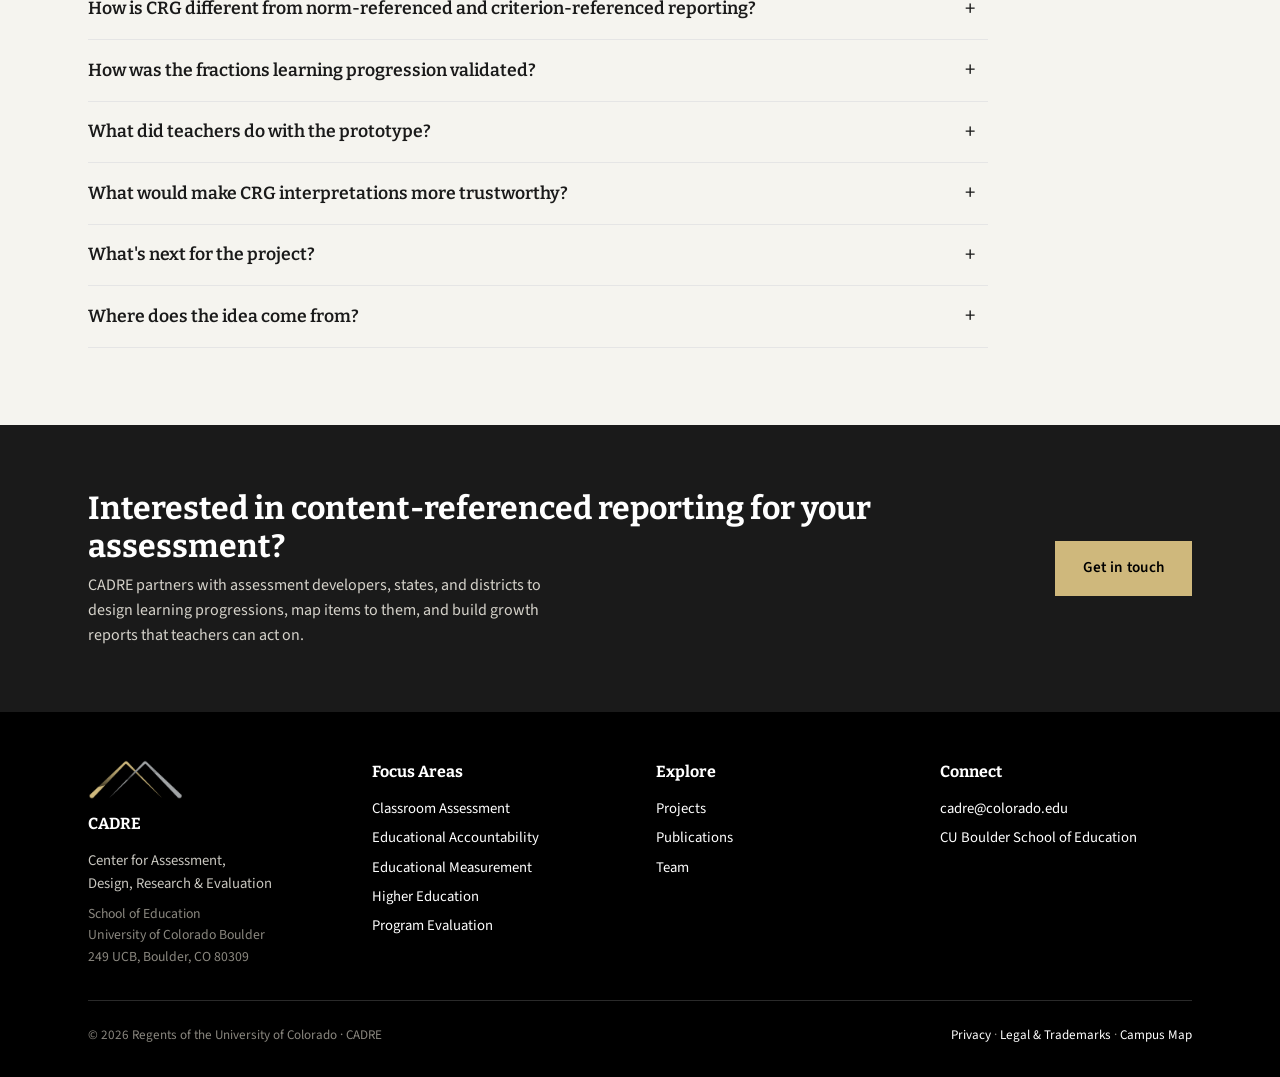
<file: crg.html>
<!doctype html>
<html lang="en">
<head>
<meta charset="utf-8">
<meta name="viewport" content="width=device-width, initial-scale=1">
<meta name="robots" content="noindex, nofollow">
<title>Content-Referenced Growth — CADRE | CU Boulder</title>
<meta name="description" content="Content-referenced growth (CRG) reporting describes student growth in terms of the skills and understandings a student has gained, not just the points a score went up. A CADRE research-practice partnership with Curriculum Associates.">
<link rel="preconnect" href="https://fonts.googleapis.com">
<link rel="preconnect" href="https://fonts.gstatic.com" crossorigin>
<link href="https://fonts.googleapis.com/css2?family=Bitter:wght@600;700&family=Source+Sans+3:wght@300;400;600;700&display=swap" rel="stylesheet">
<link rel="icon" type="image/png" sizes="64x64" href="images/logo/favicon-64.png">
<link rel="apple-touch-icon" href="images/logo/apple-touch-icon.png">
<meta property="og:image" content="images/logo/cadre-logo.png">
<link rel="stylesheet" href="styles.css?v=20261001b">
</head>
<body>


<div class="cu-bar">
  <div class="container">
    <a href="https://www.colorado.edu/">University of Colorado Boulder</a>
    <div class="cu-bar-right">
      <a href="https://www.colorado.edu/education/">School of Education</a>
      <a href="#">Give</a>
      <a href="#">Search</a>
    </div>
  </div>
</div>

<header class="site-header">
  <div class="container">
    <a class="brand" href="index.html">
      <img class="brand-logo" src="images/logo/cadre-mark.png" alt="" width="480" height="201">
      <span class="brand-text">
        <span class="brand-mark">CADRE</span>
        <span class="brand-sub">Center for Assessment, Design, Research &amp; Evaluation</span>
      </span>
    </a>
    <button class="nav-toggle" aria-expanded="false" aria-controls="primary-nav" onclick="this.nextElementSibling.classList.toggle('open')">Menu</button>
    <nav class="primary" id="primary-nav">
      <a href="index.html#focus">Focus Areas</a>
      <a href="index.html#projects" class="active">Projects</a>
      <a href="https://www.colorado.edu/cadre/publications">Publications</a>
      <a href="index.html#team">Team</a>
      <a href="index.html#contact">Contact</a>
    </nav>
  </div>
</header>

<section class="hero compact">
  <div class="container">
    <div>
      <div class="crumbs">
        <a href="index.html">Home</a>
        <span class="sep">/</span>
        <a href="index.html#projects">Projects</a>
        <span class="sep">/</span>
        Content-Referenced Growth
      </div>
      <h1>Content-Referenced <span class="accent">Growth</span></h1>
      <p class="lede">A new way to report what students have learned. Instead of telling a teacher that a score went up 20 points, content-referenced growth describes the change in terms of the skills and understandings a student has gained.</p>
      <div class="hero-actions">
        <a class="btn btn-gold" href="https://contentreferencedgrowth.shinyapps.io/prototype-public/">Try the fractions prototype</a>
        <a class="btn btn-ghost" href="https://doi.org/10.1080/10627197.2025.2503288">Read the 2025 paper</a>
      </div>
    </div>
  </div>
</section>

<section class="block">
  <div class="container">
    <div class="area-overview">
      <div>
        <span class="eyebrow">Overview</span>
        <p class="lead-text">A 20-point gain tells a teacher that a student grew. It doesn't say in what.</p>
        <p class="body-text">Most growth reports are norm-referenced or criterion-referenced: they tell you where a student stands relative to peers, or whether a target was met. Content-referenced growth (CRG) reporting takes a different approach. It anchors a test's score scale to a learning progression, so that a change in score can be read as a change in how a student thinks about a topic, illustrated in concrete terms by the kinds of items the student can now answer.</p>
        <p class="body-text">CADRE has been developing CRG reporting since 2020 in a research-practice partnership with Curriculum Associates, using the i-Ready Diagnostic. The work has produced learning progressions in mathematics and reading, an interactive reporting prototype, a series of teacher studies, and a 2025 article in <em>Educational Assessment</em>.</p>
      </div>
      <aside class="questions facts" aria-label="Project at a glance">
        <h4>At a glance</h4>
        <ul>
          <li><strong>Partner</strong><span>Curriculum Associates, in a research-practice partnership</span></li>
          <li><strong>Assessment</strong><span>i-Ready Diagnostic, mathematics and reading</span></li>
          <li><strong>Since</strong><span>2020</span></li>
          <li><strong>Lead</strong><span>Derek C. Briggs, principal investigator</span></li>
          <li><strong>Progressions</strong><span>Fractions, ratios, functions, spatial measurement, phonics knowledge</span></li>
          <li><strong>Status</strong><span>Interactive prototype in pilot testing with teachers</span></li>
        </ul>
      </aside>
    </div>
  </div>
</section>

<section class="block block-soft">
  <div class="container">
    <div class="section-head">
      <span class="eyebrow">The idea in two minutes</span>
      <h2>From scores to skills.</h2>
      <p>An animated walk-through of content-referenced growth: why a 60-point gain says so little on its own, how a score scale is mapped to learning progression levels, and what a teacher sees when one student's trajectory is read both ways.</p>
    </div>

    <div class="video-wide">
      <video id="crg-video" controls preload="metadata" playsinline poster="media/crg-animation-poster.jpg" width="1920" height="1080" aria-label="Content-referenced growth: an animated overview">
        <source src="media/crg-animation.mp4" type="video/mp4">
        Your browser does not support embedded video. <a href="media/crg-animation.mp4">Download the video</a> instead.
      </video>
      <div class="video-meta">
        <span>2 min 20 s · Silent, with on-screen captions · Made with Claude Design. Jump to a chapter:</span>
        <span class="fig-links"><a href="media/crg-animation.mp4" download="CRG-Animation.mp4">Download video (14 MB)</a></span>
      </div>
      <ol class="chapters" aria-label="Video chapters">
        <li><button type="button" data-t="0"><span class="t">0:00</span>Opening</button></li>
        <li><button type="button" data-t="8"><span class="t">0:08</span>The problem: +60 points</button></li>
        <li><button type="button" data-t="22"><span class="t">0:22</span>Mapping the scale to levels</button></li>
        <li><button type="button" data-t="34"><span class="t">0:34</span>Four fractions levels</button></li>
        <li><button type="button" data-t="50"><span class="t">0:50</span>Evidence from item difficulty</button></li>
        <li><button type="button" data-t="64"><span class="t">1:04</span>Class view</button></li>
        <li><button type="button" data-t="82"><span class="t">1:22</span>One student's trajectory</button></li>
        <li><button type="button" data-t="102"><span class="t">1:42</span>Inside a level</button></li>
        <li><button type="button" data-t="116"><span class="t">1:56</span>The reframe</button></li>
      </ol>
    </div>
  </div>
</section>

<section class="block">
  <div class="container">
    <div class="section-head">
      <span class="eyebrow">What changes for teachers and families</span>
      <h2>The same growth, described two ways.</h2>
    </div>

    <div class="compare">
      <div class="before">
        <span class="tag">Before</span>
        <blockquote>“Your child grew 60 points in math.”</blockquote>
        <p>A norm- or target-referenced report. It says that growth happened, and perhaps whether it was enough, but not what the student can do now that they couldn't before.</p>
      </div>
      <div class="after">
        <span class="tag">After</span>
        <blockquote>“Your child has progressed from a ‘part-whole’ view of fractions to understanding them on a number line.”</blockquote>
        <p>A content-referenced report. The same score change, read against a learning progression, becomes a statement about how the student's thinking has developed and what comes next.</p>
      </div>
    </div>
  </div>
</section>

<section class="block block-soft">
  <div class="container">
    <div class="section-head">
      <span class="eyebrow">How it works</span>
      <h2>Four building blocks.</h2>
      <p>CRG reporting rests on four elements that have to be designed together.</p>
    </div>

    <div class="themes-grid">
      <div class="theme">
        <div class="icon" aria-hidden="true">1</div>
        <h3>Learning Progression</h3>
        <p>A research-based description of the successively more sophisticated ways students think about a topic, organized into levels that mark significant steps in understanding.</p>
      </div>
      <div class="theme">
        <div class="icon" aria-hidden="true">2</div>
        <h3>Targeted Test Design</h3>
        <p>Tests whose item content overlaps across occasions and grades, so that a common scale can be established and each progression level is represented by enough items.</p>
      </div>
      <div class="theme">
        <div class="icon" aria-hidden="true">3</div>
        <h3>Vertical Scale (Rasch Model)</h3>
        <p>Occasion-specific tests are placed on a single vertical scale. The Rasch model's invariance property keeps distances along the scale interpretable regardless of which items a student saw.</p>
      </div>
      <div class="theme">
        <div class="icon" aria-hidden="true">4</div>
        <h3>Item Mapping</h3>
        <p>Exemplar items are located on the scale and linked to progression levels, so that a numerical distance can be read as an instructionally meaningful difference in understanding.</p>
      </div>
    </div>
  </div>
</section>

<section class="block">
  <div class="container">
    <div class="section-head">
      <span class="eyebrow">Theory of action</span>
      <h2>From a reporting interface to student learning.</h2>
      <p>The building blocks matter only if they change what teachers infer and do. This is the chain of reasoning the project is designed to test.</p>
    </div>

    <div class="flow">
      <div class="flow-step">
        <h3>Reporting interface</h3>
        <p>Built on the learning progression, test design, Rasch scale, and item map.</p>
      </div>
      <div class="flow-step">
        <h3>Educator interaction</h3>
        <p>Teachers explore a student's status and growth against progression levels and exemplar items.</p>
      </div>
      <div class="flow-step">
        <h3>Inferences about learning</h3>
        <p>Score changes are interpreted as changes in thinking, not as points gained.</p>
      </div>
      <div class="flow-step">
        <h3>Changes in instruction</h3>
        <p>Teachers make conceptual, not just procedural, adjustments and group students by what they need next.</p>
      </div>
      <div class="flow-step goal">
        <h3>Student learning outcomes</h3>
        <p>The end goal, with teacher professional learning and attitudes about assessment as secondary outcomes.</p>
      </div>
    </div>
    <p class="flow-note">Professional development supports the interaction and inference steps. The interface is meant as a starting point for inquiry about a student's thinking, not a diagnosis.</p>
  </div>
</section>

<section class="block block-soft">
  <div class="container">
    <div class="section-head">
      <span class="eyebrow">CRG in action</span>
      <h2>A learning progression for fractions.</h2>
      <p>The first prototype is built around four increasingly sophisticated ways of understanding a fraction. Each level is anchored to i-Ready Diagnostic items whose difficulty rises with the level.</p>
    </div>

    <ol class="levels">
      <li class="level">
        <div class="num">1</div>
        <h3>Part-Whole</h3>
        <p class="alias">A number of parts out of a total</p>
        <p>A fraction is some number of equal parts out of a whole, often understood through visual models such as a partitioned shape.</p>
      </li>
      <li class="level">
        <div class="num">2</div>
        <h3>Quotient</h3>
        <p class="alias">“Fair shares”</p>
        <p>A fraction represents the division of a whole into equal shares, so three-fourths is three things shared fairly among four.</p>
      </li>
      <li class="level">
        <div class="num">3</div>
        <h3>Measurement</h3>
        <p class="alias">“Number line”</p>
        <p>Fractions are magnitudes that can be located on a number line. This is where equivalent fractions become meaningful, a prerequisite for adding fractions with unlike denominators.</p>
      </li>
      <li class="level">
        <div class="num">4</div>
        <h3>Operator</h3>
        <p class="alias">“Multiply and divide”</p>
        <p>A fraction transforms an original value into a new, proportionally related value through multiplication and division.</p>
      </li>
    </ol>

    <div class="section-foot">
      <a class="btn btn-dark" href="https://contentreferencedgrowth.shinyapps.io/prototype-public/">Explore the interactive fractions prototype</a>
    </div>
  </div>
</section>

<section class="block">
  <div class="container">
    <div class="section-head">
      <span class="eyebrow">Prototypes</span>
      <h2>Five progressions, one common scale.</h2>
      <p>Prototypes now exist for four mathematics progressions and one in reading. Because the i-Ready Diagnostic places every grade on one vertical scale, the levels of different progressions can be located side by side.</p>
    </div>

    <figure class="figure-wide">
      <picture>
        <source type="image/webp" srcset="images/crg-prototypes-scale.webp">
        <img src="images/crg-prototypes-scale.jpg" width="1600" height="833" loading="lazy" alt="Chart locating the levels of four mathematics learning progressions on the i-Ready score scale. Fractions: Part Whole, Fair Share, Number Line, Operations. Ratios: Attempt to Quantify, Whole Number Multiples, Unit Rates, Flexible Reasoning. Functions: Patterns, Formulas, Rules, Features, Objects. Measurement: Visual, Simple Units, Composites, Abstraction. A grade-level axis from 0 to 10 runs along the right side, and arrows connect related levels across progressions.">
      </picture>
      <figcaption>
        <span>Levels of the fractions, ratios, functions, and spatial measurement progressions located on the i-Ready Diagnostic vertical scale, with approximate grade levels at right. Arrows connect related levels across progressions.</span>
      </figcaption>
    </figure>

    <div class="methods-grid" style="margin-top:1.75rem">
      <div class="method-pill">
        <strong>Fractions</strong>
        <span>Mathematics · Interactive prototype available</span>
      </div>
      <div class="method-pill">
        <strong>Ratios</strong>
        <span>Mathematics</span>
      </div>
      <div class="method-pill">
        <strong>Functions</strong>
        <span>Mathematics</span>
      </div>
      <div class="method-pill">
        <strong>Spatial Measurement</strong>
        <span>Mathematics</span>
      </div>
      <div class="method-pill">
        <strong>Phonics Knowledge</strong>
        <span>Reading, K–3 · Levels: partial, complete, consolidated</span>
      </div>
    </div>
  </div>
</section>

<section class="block block-soft">
  <div class="container">
    <div class="section-head">
      <span class="eyebrow">What we've learned so far</span>
      <h2>Early evidence from the fractions prototype.</h2>
    </div>

    <div class="stats four">
      <div class="stat"><div class="num">0.68</div><div class="label">Rank correlation between the order of i-Ready Classroom Mathematics lessons and the progression level of the skills they assess</div></div>
      <div class="stat"><div class="num">0.60</div><div class="label">Rank correlation between item difficulty and progression level, with differences holding after controlling for grade</div></div>
      <div class="stat"><div class="num">7</div><div class="label">Experienced i-Ready teachers in think-aloud sessions with the fractions prototype</div></div>
      <div class="stat"><div class="num">6 <small>of 7</small></div><div class="label">Saw the prototype as useful for grouping students for targeted instruction</div></div>
    </div>

    <div class="themes-grid">
      <div class="theme">
        <div class="icon" aria-hidden="true">✓</div>
        <h3>Teachers made the connection</h3>
        <p>Teachers connected scale scores to progression levels and to the kinds of problems students at each level could solve. All of them understood the hierarchy of levels, though some questioned the grain size of particular levels.</p>
      </div>
      <div class="theme">
        <div class="icon" aria-hidden="true">↻</div>
        <h3>Habits are sticky</h3>
        <p>Some teachers first fell back on numerical growth targets before shifting to content-referenced interpretations. Professional development is part of the design, not an afterthought.</p>
      </div>
      <div class="theme">
        <div class="icon" aria-hidden="true">★</div>
        <h3>Three uses emerged</h3>
        <p>Grouping students for instruction, explaining progress to parents and students in conferences, and deepening teachers' own content knowledge, especially for newer teachers.</p>
      </div>
    </div>
  </div>
</section>

<section class="block">
  <div class="container">
    <div class="section-head">
      <span class="eyebrow">Read, listen, try</span>
      <h2>Resources.</h2>
    </div>

    <div class="card-row four">
      <a class="card flat" href="https://doi.org/10.1080/10627197.2025.2503288">
        <div class="card-body">
          <div class="card-partner"><span>Journal article</span><span class="card-when"><em>Educational Assessment</em> · 2025</span></div>
          <h3>Visualizing and Reporting Content-Referenced Growth on a Learning Progression</h3>
          <p>The full framework, the fractions pilot with teachers, and the validity argument for CRG interpretations.</p>
          <span class="card-cta">Read the article</span>
        </div>
      </a>

      <a class="card flat" href="https://www.colorado.edu/cadre/media/377">
        <div class="card-body">
          <div class="card-partner"><span>Pre-print</span><span class="card-when">PDF · Open access</span></div>
          <h3>Pre-print of the 2025 article</h3>
          <p>The accepted manuscript, free to download and share.</p>
          <span class="card-cta">Download the pre-print</span>
        </div>
      </a>

      <a class="card flat" href="https://www.colorado.edu/cadre/media/376">
        <div class="card-body">
          <div class="card-partner"><span>Executive summary</span><span class="card-when">PDF · AI-generated</span></div>
          <h3>Executive summary</h3>
          <p>A short AI-generated summary of the paper for readers who want the gist.</p>
          <span class="card-cta">Read the summary</span>
        </div>
      </a>

      <a class="card flat" href="https://www.dropbox.com/scl/fi/knp2gmhab6utwp9e3qq5k/Content-Referenced-Growth.wav?rlkey=vllbb77odoqbkfw2y2unq920m&e=1&st=6towr6ny&dl=0">
        <div class="card-body">
          <div class="card-partner"><span>Audio overview</span><span class="card-when">17 minutes · AI-generated</span></div>
          <h3>Listen to an overview</h3>
          <p>An AI-generated audio conversation about the paper, for the commute.</p>
          <span class="card-cta">Listen</span>
        </div>
      </a>
    </div>
  </div>
</section>

<section class="block block-soft">
  <div class="container">
    <div class="section-head">
      <span class="eyebrow">Research reports</span>
      <h2>Working papers and technical reports.</h2>
      <p>The learning progressions, teacher studies, and related analyses behind the prototype.</p>
    </div>

    <ul class="pub-list">
      <li>
        <span class="pub-meta">2025 · Article</span>
        <span class="pub-title">Visualizing and reporting content-referenced growth on a learning progression</span>
        <span class="pub-authors">Briggs, D. C., McClure, K., Student, S., Wellberg, S., Minchen, N., Cox, O., Whitfield, E., Buchbinder, N., &amp; Davis, L.</span>
        <span class="pub-venue"><em>Educational Assessment</em> · <a href="https://doi.org/10.1080/10627197.2025.2503288">Read paper</a> · <a href="https://www.colorado.edu/cadre/media/377">Pre-print</a></span>
      </li>
      <li>
        <span class="pub-meta">2023 · Working paper</span>
        <span class="pub-title">Big ideas in the understanding of fractions: A learning progression</span>
        <span class="pub-authors">Wellberg, S., Briggs, D. C., &amp; Student, S. R.</span>
        <span class="pub-venue">CADRE, University of Colorado Boulder, March 2023 · <a href="https://www.colorado.edu/cadre/sites/default/files/attached-files/wbs_cadre_report_fractions76.pdf">Read report</a></span>
      </li>
      <li>
        <span class="pub-meta">2023 · Report</span>
        <span class="pub-title">Development of a reading foundational skills learning progression</span>
        <span class="pub-authors">Cox, O., &amp; Briggs, D. C.</span>
        <span class="pub-venue">CADRE, University of Colorado Boulder, December 2023 · <a href="https://www.colorado.edu/cadre/sites/default/files/attached-files/development_of_a_reading_foundational_skills_learning_progression_2023.pdf">Read report</a></span>
      </li>
      <li>
        <span class="pub-meta">2023 · Report</span>
        <span class="pub-title">Teacher perspectives on the content-referenced growth reporting prototype: Findings from interviews</span>
        <span class="pub-authors">Briggs, D. C., Cox, O., Student, S., &amp; Whitfield, E.</span>
        <span class="pub-venue">CADRE, University of Colorado Boulder · <a href="https://www.colorado.edu/cadre/sites/default/files/attached-files/teacher_perspectives_on_the_content-referenced_growth_reporting_prototype-_findings_from_interviews-2023.pdf">Read report</a></span>
      </li>
      <li>
        <span class="pub-meta">2023 · Report</span>
        <span class="pub-title">Teacher reactions to the phonics content referenced growth reporting prototype: Findings from interviews</span>
        <span class="pub-authors">Buchbinder, N., Cox, O., &amp; Whitfield, E.</span>
        <span class="pub-venue">CADRE, University of Colorado Boulder, December 2023 · <a href="https://www.colorado.edu/cadre/sites/default/files/attached-files/teacher_reactions_to_the_phonics_content_referenced_growth_reporting_prototype-_findings_from_interviews-2023.pdf">Read report</a></span>
      </li>
      <li>
        <span class="pub-meta">2022 · Related</span>
        <span class="pub-title">Evidence of “summer learning loss” on the i-Ready Diagnostic assessment</span>
        <span class="pub-authors">Briggs, D. C., &amp; Wellberg, S.</span>
        <span class="pub-venue">CADRE, University of Colorado Boulder · <a href="https://www.colorado.edu/cadre/2022/09/27/evidence-summer-learning-loss-i-ready-diagnostic-assessment">Read report</a></span>
      </li>
      <li>
        <span class="pub-meta">2022 · Related</span>
        <span class="pub-title">Gain scores and the regression fallacy</span>
        <span class="pub-authors">Briggs, D. C.</span>
        <span class="pub-venue">CADRE Newsletter · <a href="https://www.colorado.edu/cadre/gain-scores-and-regression-fallacy">Read essay</a></span>
      </li>
    </ul>
  </div>
</section>

<section class="block">
  <div class="container">
    <div class="section-head">
      <span class="eyebrow">Research team</span>
      <h2>Who's doing the work.</h2>
    </div>

    <div class="lead-person">
      <img class="lead-photo" src="images/team/derek-briggs.jpg" alt="" width="160" height="160" loading="lazy">
      <div>
        <h3>Derek C. Briggs</h3>
        <p class="title">Principal Investigator · Director, CADRE · Professor, Research &amp; Evaluation Methodology</p>
        <p>Briggs has spent two decades studying how growth is measured and reported: the design of vertical scales, the interpretation of the Rasch model's unit, and the use of learning progressions to give scale scores qualitative meaning. Content-referenced growth brings those threads together in a reporting tool built with and for teachers.</p>
        <div class="lead-links">
          <a href="https://www.colorado.edu/education/derek-briggs">CU Boulder profile</a>
          <a href="educational-measurement.html">Educational Measurement at CADRE</a>
          <a href="mailto:cadre@colorado.edu">Contact the project</a>
        </div>
      </div>
    </div>

    <div class="section-head" style="margin-top:3rem">
      <span class="eyebrow">Graduate student researchers</span>
      <p>Doctoral researchers in Research and Evaluation Methodology who developed the progressions, built the prototypes, and led the teacher studies. Listed alphabetically.</p>
    </div>
    <div class="team-grid six names">
      <div class="person"><p class="name">Nicolás Buchbinder</p><p class="role">Phonics prototype · Teacher studies</p></div>
      <div class="person"><p class="name">Olivia Cox</p><p class="role">Reading foundational skills progression</p></div>
      <div class="person"><p class="name">Kyla McClure</p><p class="role">Reporting interface · 2025 article</p></div>
      <div class="person"><p class="name">Sandy Student</p><p class="role">Fractions progression · Vertical scaling</p></div>
      <div class="person"><p class="name">Sarah Wellberg</p><p class="role">Fractions progression</p></div>
      <div class="person"><p class="name">Erik Whitfield</p><p class="role">Teacher studies</p></div>
    </div>
  </div>
</section>

<section class="block block-soft">
  <div class="container">
    <div class="section-head">
      <span class="eyebrow">Questions</span>
      <h2>Frequently asked.</h2>
    </div>

    <div class="faq">
      <details>
        <summary>How is CRG different from norm-referenced and criterion-referenced reporting?</summary>
        <div class="answer">
          <p>Norm-referenced reports locate a student relative to peers, for example at the 60th percentile. Criterion-referenced reports compare a score to a target, for example “met the annual growth goal.” Both are useful for monitoring, and neither says much about what the student has learned.</p>
          <p>CRG reporting uses qualitative distinctions among assessment items to interpret numerical distances along a score scale. Because the items are mapped to the levels of a learning progression, a change in score can be described as movement from one way of thinking about a topic to a more sophisticated one. The intent is formative: to give teachers a starting point for conceptual, rather than only procedural, adjustments to instruction.</p>
        </div>
      </details>

      <details>
        <summary>How was the fractions learning progression validated?</summary>
        <div class="answer">
          <p>Two kinds of evidence support the progression's structure. First, the order in which i-Ready Classroom Mathematics lessons introduce fractions skills correlates with the progression level of those skills (rank correlation of 0.68). Second, the difficulty of i-Ready Diagnostic items correlates with their progression level (rank correlation of 0.60), and the difference in difficulty across levels holds after controlling for grade. Item difficulty distributions overlap at adjacent levels, but the overall trend supports the ordering.</p>
          <p>The underlying working paper proposes five interpretations of a fraction, adding ratio/rate between measurement and operator. The reporting prototype presents four levels.</p>
        </div>
      </details>

      <details>
        <summary>What did teachers do with the prototype?</summary>
        <div class="answer">
          <p>Seven teachers experienced with i-Ready worked through the fractions prototype in think-aloud sessions. They connected scale scores to progression levels and to the problem types students at each level could handle. Some began with their existing, target-based interpretation of i-Ready growth and then moved to content-referenced interpretations; all understood the hierarchy of levels, though some questioned the grain size of particular levels.</p>
          <p>Three uses came up repeatedly:</p>
          <ul>
            <li><strong>Instructional grouping.</strong> Six of seven teachers saw the prototype as a way to form groups for targeted work on fractions.</li>
            <li><strong>Communicating with families and students.</strong> Three teachers described using it in conferences to explain what a score means in terms of specific learning milestones.</li>
            <li><strong>Professional learning.</strong> Five teachers saw it as a way to deepen their own content knowledge, especially for newer teachers or those less familiar with mathematics standards.</li>
          </ul>
        </div>
      </details>

      <details>
        <summary>What would make CRG interpretations more trustworthy?</summary>
        <div class="answer">
          <ul>
            <li><strong>Professional development.</strong> Teachers need support to move from a “count up points” mindset to a focus on qualitative changes in reasoning, so that CRG is used for its intended formative purposes.</li>
            <li><strong>Careful exemplar items.</strong> The items chosen to represent a level shape how teachers read it. Selecting items that represent the most cognitively demanding application of a level's conceptualization, or showing three to four items per level, would better convey the variability within a level.</li>
            <li><strong>Better item formats.</strong> The i-Ready Diagnostic relies mostly on selected-response items. Open-ended tasks, ordered multiple-choice formats, or AI-supported interactive tasks would reveal student thinking more directly.</li>
            <li><strong>Triangulation.</strong> CRG results should serve as a starting point for inquiry, not a diagnosis. Teachers should check them against evidence from classroom tasks that are not subject to the constraints of standardized items.</li>
          </ul>
        </div>
      </details>

      <details>
        <summary>What's next for the project?</summary>
        <div class="answer">
          <ul>
            <li><strong>Real data trials.</strong> Observing teachers using the interface with their actual students rather than hypothetical ones.</li>
            <li><strong>Impact on inferences and actions.</strong> Investigating empirically whether the interface leads teachers to the intended instructional inferences and subsequent actions.</li>
            <li><strong>Outcomes.</strong> Evaluating whether CRG influences teacher attitudes toward assessment, instructional practice, and ultimately student learning.</li>
            <li><strong>Scale invariance.</strong> Testing whether vertical scales maintain the generalizability and interpretability of reference distances across grades and forms.</li>
          </ul>
          <p>Learning is messy. CRG is designed to generate substantive questions for teachers rather than to hand them answers, and to foster deeper engagement with how students' understanding develops.</p>
        </div>
      </details>

      <details>
        <summary>Where does the idea come from?</summary>
        <div class="answer">
          <p>Two main inspirations: the item maps published with the <a href="https://www.nationsreportcard.gov/itemmaps/?subj=MAT&amp;grade=4&amp;year=2022">National Assessment of Educational Progress</a>, and two decades of research on learning progressions and trajectories.</p>
          <ul>
            <li>Alonzo, A. C., &amp; Gotwals, A. W. (Eds.). (2012). <em>Learning progressions in science: Current challenges and future directions</em>. SensePublishers.</li>
            <li>Briggs, D. C., &amp; Peck, F. A. (2015). Using learning progressions to design vertical scales that support coherent inferences about student growth. <em>Measurement: Interdisciplinary Research &amp; Perspectives</em>, 13, 75–99. <a href="https://doi.org/10.1080/15366367.2015.1042814">doi</a></li>
            <li>Briggs, D. C. (2019). Interpreting and visualizing the unit of measurement in the Rasch model. <em>Measurement</em>, 46, 961–971. <a href="https://doi.org/10.1016/j.measurement.2019.07.035">doi</a></li>
            <li>Clements, D. H., &amp; Sarama, J. (2004). Learning trajectories in mathematics education. <em>Mathematical Thinking and Learning</em>, 6(2), 81–89. <a href="https://doi.org/10.1207/s15327833mtl0602_1">doi</a></li>
            <li>Wilson, M. (2023). <em>Constructing measures: An item response modeling approach</em> (2nd ed.). Routledge.</li>
          </ul>
        </div>
      </details>
    </div>
  </div>
</section>

<section class="cta-strip">
  <div class="container">
    <div>
      <h2>Interested in content-referenced reporting for your assessment?</h2>
      <p>CADRE partners with assessment developers, states, and districts to design learning progressions, map items to them, and build growth reports that teachers can act on.</p>
    </div>
    <div>
      <a class="btn btn-gold" href="mailto:cadre@colorado.edu">Get in touch</a>
    </div>
  </div>
</section>

<footer class="site-footer">
  <div class="container">
    <div class="foot-grid">
      <div>
        <img class="foot-logo" src="images/logo/cadre-mark.png" alt="" width="480" height="201">
        <h4>CADRE</h4>
        <p style="margin:0 0 0.5rem">Center for Assessment,<br>Design, Research &amp; Evaluation</p>
        <p style="margin:0;color:#8a877f;font-size:0.86rem">School of Education<br>University of Colorado Boulder<br>249 UCB, Boulder, CO 80309</p>
      </div>
      <div>
        <h4>Focus Areas</h4>
        <ul>
          <li><a href="classroom-assessment.html">Classroom Assessment</a></li>
          <li><a href="accountability.html">Educational Accountability</a></li>
          <li><a href="educational-measurement.html">Educational Measurement</a></li>
          <li><a href="higher-education.html">Higher Education</a></li>
          <li><a href="program-evaluation.html">Program Evaluation</a></li>
        </ul>
      </div>
      <div>
        <h4>Explore</h4>
        <ul>
          <li><a href="index.html#projects">Projects</a></li>
          <li><a href="https://www.colorado.edu/cadre/publications">Publications</a></li>
          <li><a href="index.html#team">Team</a></li>
        </ul>
      </div>
      <div>
        <h4>Connect</h4>
        <ul>
          <li><a href="mailto:cadre@colorado.edu">cadre@colorado.edu</a></li>
          <li><a href="https://www.colorado.edu/education/">CU Boulder School of Education</a></li>
        </ul>
      </div>
    </div>
    <div class="foot-bottom">
      <span>&copy; 2026 Regents of the University of Colorado &middot; CADRE</span>
      <span>
        <a href="https://www.colorado.edu/about/privacy-statement">Privacy</a> &middot;
        <a href="https://www.colorado.edu/about/legal-trademarks">Legal &amp; Trademarks</a> &middot;
        <a href="https://www.colorado.edu/map">Campus Map</a>
      </span>
    </div>
  </div>
</footer>

<script>
(function(){
  var v=document.getElementById('crg-video'); if(!v) return;
  var btns=Array.prototype.slice.call(document.querySelectorAll('.chapters button'));
  btns.forEach(function(b){ b.addEventListener('click',function(){ v.currentTime=+b.dataset.t; v.play(); }); });
  v.addEventListener('timeupdate',function(){
    var cur=null; btns.forEach(function(b){ if(v.currentTime>=+b.dataset.t) cur=b; });
    btns.forEach(function(b){ b.classList.toggle('current', b===cur); });
  });
})();
</script>
</body>
</html>
</file>
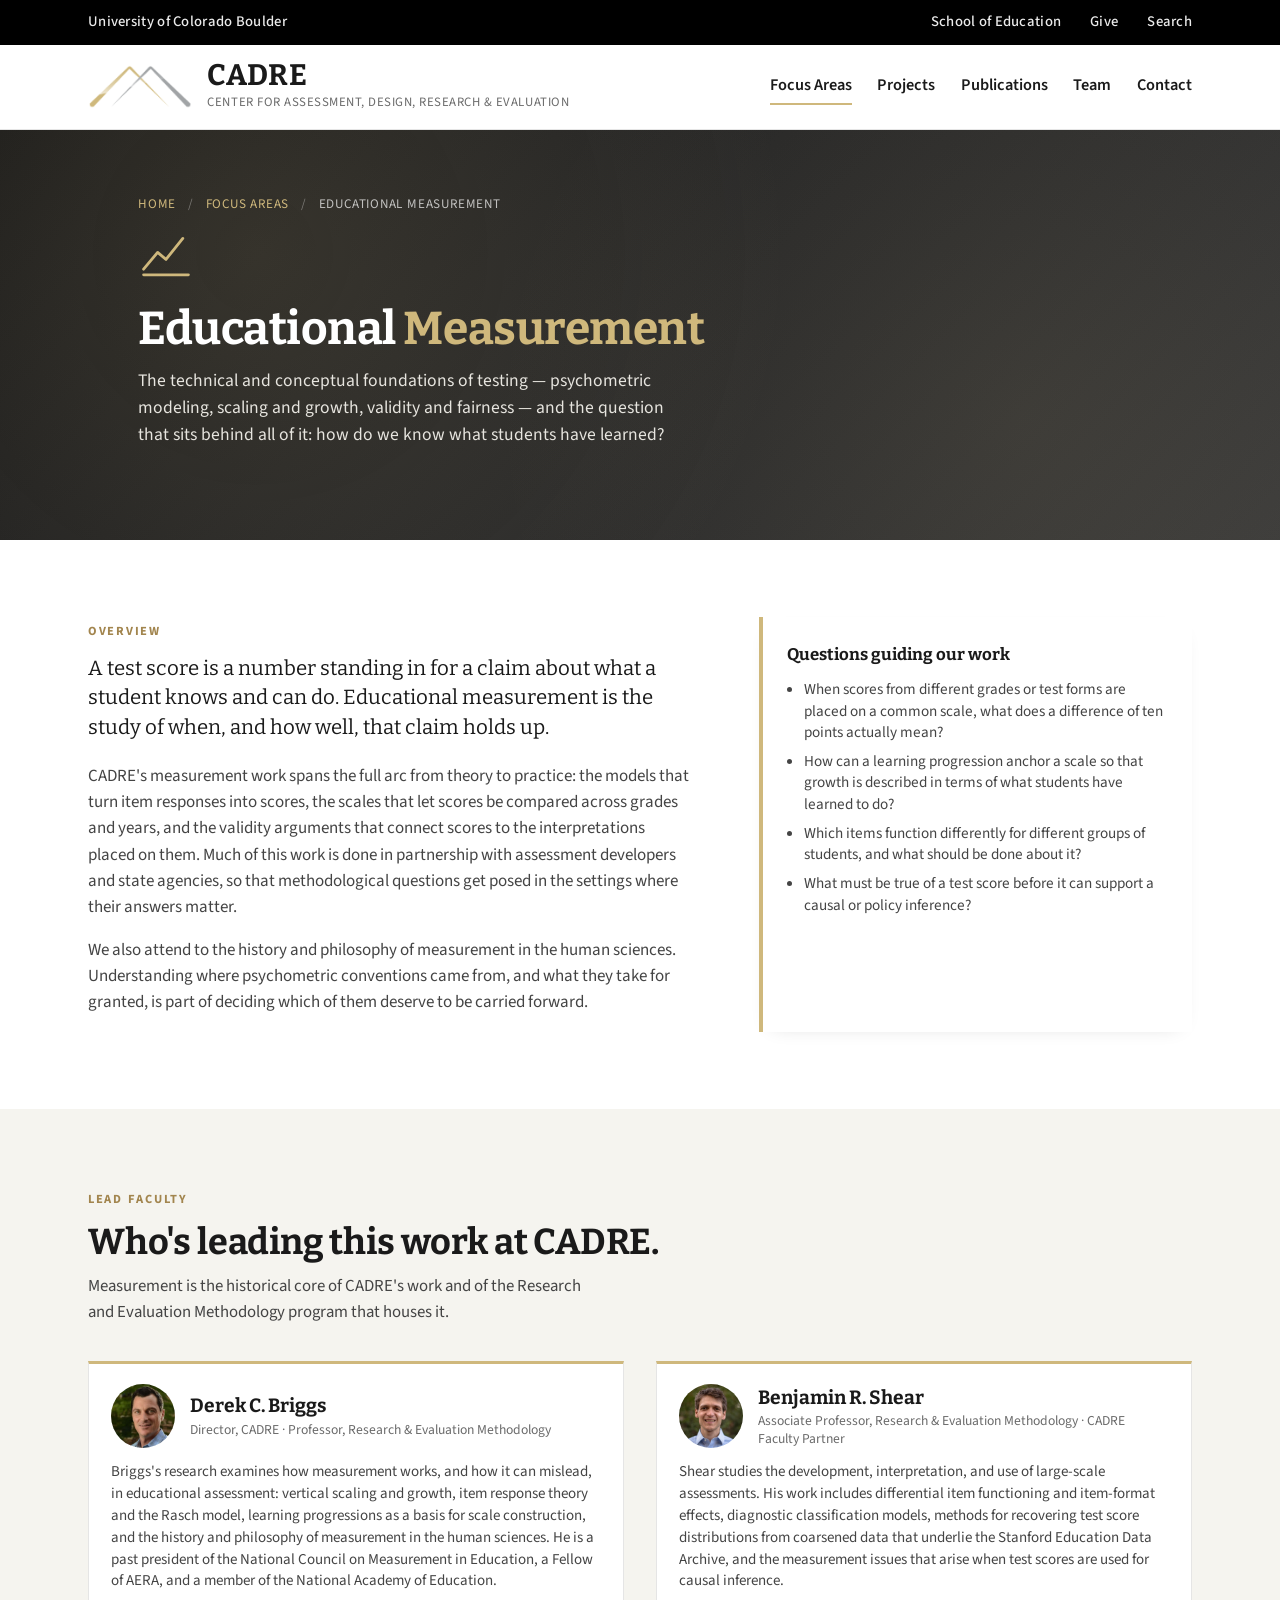
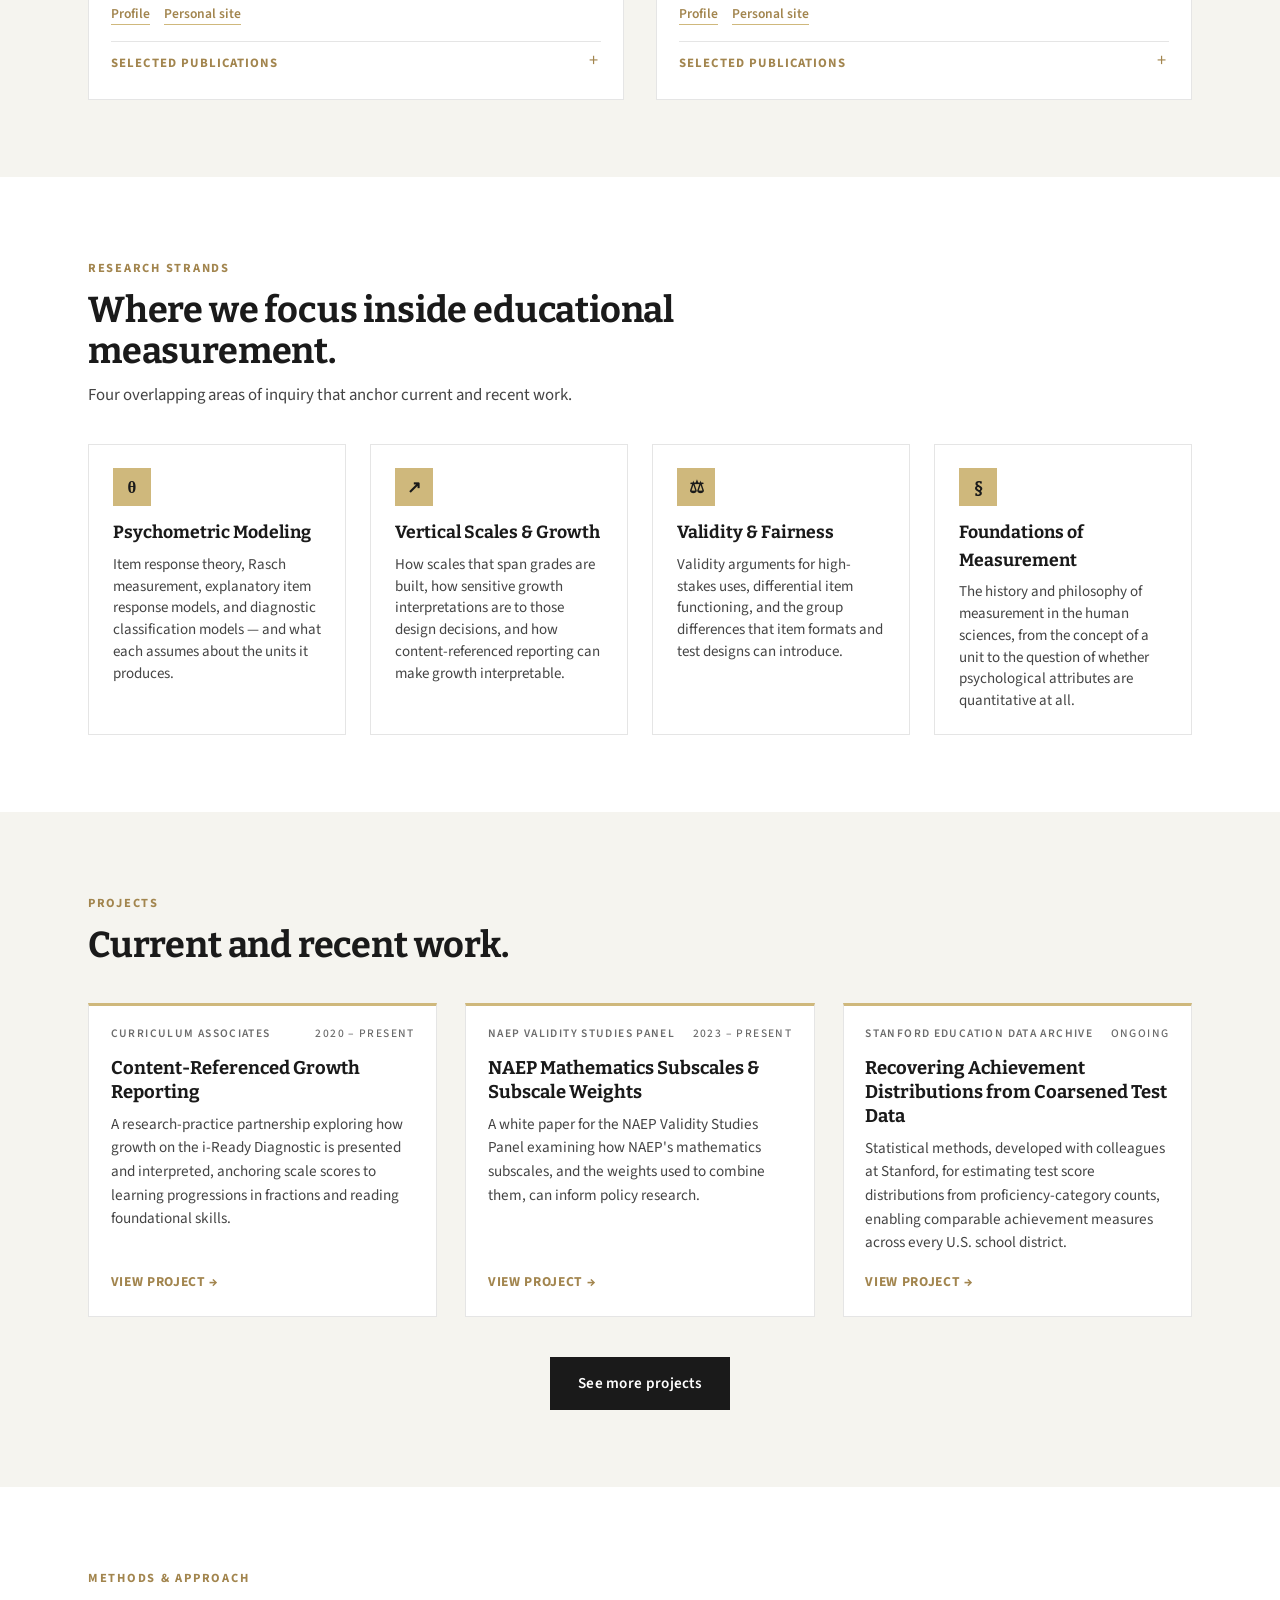
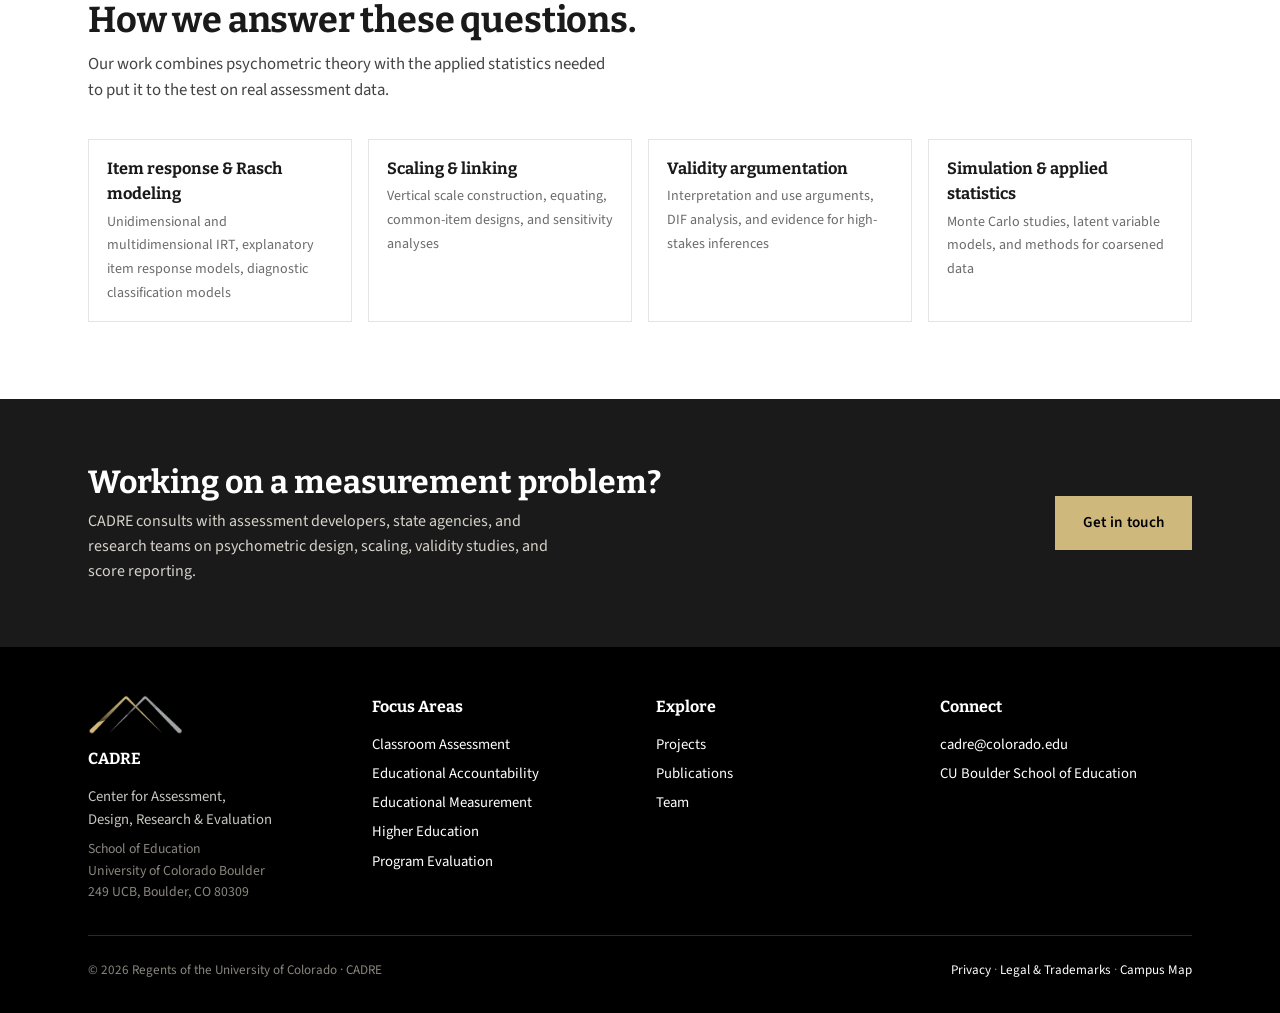
<file: educational-measurement.html>
<!doctype html>
<html lang="en">
<head>
<meta charset="utf-8">
<meta name="viewport" content="width=device-width, initial-scale=1">
<meta name="robots" content="noindex, nofollow">
<title>Educational Measurement — CADRE | CU Boulder</title>
<meta name="description" content="Research on the technical and conceptual foundations of testing — psychometric modeling, vertical scales and growth, validity and fairness, and the history of measurement in the human sciences.">
<link rel="preconnect" href="https://fonts.googleapis.com">
<link rel="preconnect" href="https://fonts.gstatic.com" crossorigin>
<link href="https://fonts.googleapis.com/css2?family=Bitter:wght@600;700&family=Source+Sans+3:wght@300;400;600;700&display=swap" rel="stylesheet">
<link rel="icon" type="image/png" sizes="64x64" href="images/logo/favicon-64.png">
<link rel="apple-touch-icon" href="images/logo/apple-touch-icon.png">
<meta property="og:image" content="images/logo/cadre-logo.png">
<link rel="stylesheet" href="styles.css?v=20261001b">
</head>
<body>


<div class="cu-bar">
  <div class="container">
    <a href="https://www.colorado.edu/">University of Colorado Boulder</a>
    <div class="cu-bar-right">
      <a href="https://www.colorado.edu/education/">School of Education</a>
      <a href="#">Give</a>
      <a href="#">Search</a>
    </div>
  </div>
</div>

<header class="site-header">
  <div class="container">
    <a class="brand" href="index.html">
      <img class="brand-logo" src="images/logo/cadre-mark.png" alt="" width="480" height="201">
      <span class="brand-text">
        <span class="brand-mark">CADRE</span>
        <span class="brand-sub">Center for Assessment, Design, Research &amp; Evaluation</span>
      </span>
    </a>
    <button class="nav-toggle" aria-expanded="false" aria-controls="primary-nav" onclick="this.nextElementSibling.classList.toggle('open')">Menu</button>
    <nav class="primary" id="primary-nav">
      <a href="index.html#focus" class="active">Focus Areas</a>
      <a href="index.html#projects">Projects</a>
      <a href="https://www.colorado.edu/cadre/publications">Publications</a>
      <a href="index.html#team">Team</a>
      <a href="index.html#contact">Contact</a>
    </nav>
  </div>
</header>

<section class="hero compact">
  <div class="container">
    <div>
      <div class="crumbs">
        <a href="index.html">Home</a>
        <span class="sep">/</span>
        <a href="index.html#focus">Focus Areas</a>
        <span class="sep">/</span>
        Educational Measurement
      </div>
      <svg class="hero-icon" viewBox="0 0 40 40" aria-hidden="true"><path d="M4 28L14 16l6 5 12-15" stroke-linecap="round" stroke-linejoin="round"/><path d="M4 32h32" stroke-linecap="round"/></svg>
      <h1>Educational <span class="accent">Measurement</span></h1>
      <p class="lede">The technical and conceptual foundations of testing — psychometric modeling, scaling and growth, validity and fairness — and the question that sits behind all of it: how do we know what students have learned?</p>
    </div>
  </div>
</section>

<section class="block">
  <div class="container">
    <div class="area-overview">
      <div>
        <span class="eyebrow">Overview</span>
        <p class="lead-text">A test score is a number standing in for a claim about what a student knows and can do. Educational measurement is the study of when, and how well, that claim holds up.</p>
        <p class="body-text">CADRE's measurement work spans the full arc from theory to practice: the models that turn item responses into scores, the scales that let scores be compared across grades and years, and the validity arguments that connect scores to the interpretations placed on them. Much of this work is done in partnership with assessment developers and state agencies, so that methodological questions get posed in the settings where their answers matter.</p>
        <p class="body-text">We also attend to the history and philosophy of measurement in the human sciences. Understanding where psychometric conventions came from, and what they take for granted, is part of deciding which of them deserve to be carried forward.</p>
      </div>
      <aside class="questions" aria-label="Research questions">
        <h4>Questions guiding our work</h4>
        <ul>
          <li>When scores from different grades or test forms are placed on a common scale, what does a difference of ten points actually mean?</li>
          <li>How can a learning progression anchor a scale so that growth is described in terms of what students have learned to do?</li>
          <li>Which items function differently for different groups of students, and what should be done about it?</li>
          <li>What must be true of a test score before it can support a causal or policy inference?</li>
        </ul>
      </aside>
    </div>
  </div>
</section>

<section class="block block-soft">
  <div class="container">
    <div class="section-head">
      <span class="eyebrow">Lead faculty</span>
      <h2>Who's leading this work at CADRE.</h2>
      <p>Measurement is the historical core of CADRE's work and of the Research and Evaluation Methodology program that houses it.</p>
    </div>

    <div class="faculty-grid">
      <div class="faculty-card">
        <div class="head"><img class="headshot-sm" src="images/team/derek-briggs.jpg" alt="" width="64" height="64" loading="lazy">
          <div><h3 class="name">Derek C. Briggs</h3>
          <p class="title">Director, CADRE · Professor, Research &amp; Evaluation Methodology</p></div></div>
          <p class="bio">Briggs's research examines how measurement works, and how it can mislead, in educational assessment: vertical scaling and growth, item response theory and the Rasch model, learning progressions as a basis for scale construction, and the history and philosophy of measurement in the human sciences. He is a past president of the National Council on Measurement in Education, a Fellow of AERA, and a member of the National Academy of Education.</p>
          <div class="links">
            <a href="https://www.colorado.edu/education/derek-briggs">Profile</a>
            <a href="https://derekcbriggs.github.io">Personal site</a>
      </div>
        <details class="card-pubs">
          <summary>Selected publications</summary>
          <ul class="pub-list">
            <li>
        <span class="pub-meta">2025 · Article</span>
        <span class="pub-title">Growth across grades and common item grade alignment in vertical scaling using the Rasch model</span>
        <span class="pub-authors">Student, S. R., Briggs, D. C., &amp; Davis, L.</span>
        <span class="pub-venue"><em>Educational Measurement: Issues and Practice</em> · <a href="https://doi.org/10.1111/emip.12639">Read paper</a></span>
      </li>
            <li>
        <span class="pub-meta">2025 · Chapter</span>
        <span class="pub-title">On the nature of measurement</span>
        <span class="pub-authors">Briggs, D. C., Maul, A., &amp; McGrane, J.</span>
        <span class="pub-venue">In L. Cook &amp; M. Pitoniak (Eds.), <em>Educational Measurement, 5th Edition</em>. Oxford University Press · <a href="https://ncme.org/wp-content/uploads/2026/01/Educational-Measurement-Fifth-Edition-Chapter-21.pdf">Read chapter</a></span>
      </li>
            <li>
        <span class="pub-meta">2024 · Article</span>
        <span class="pub-title">Measurement issues in causal inference</span>
        <span class="pub-authors">Shear, B. R., &amp; Briggs, D. C.</span>
        <span class="pub-venue"><em>Asia Pacific Education Review</em> · <a href="https://doi.org/10.1007/s12564-024-09942-9">Read paper</a></span>
      </li>
            <li>
        <span class="pub-meta">2022 · Address</span>
        <span class="pub-title">NCME presidential address 2022: Turning the page to the next chapter of educational measurement</span>
        <span class="pub-authors">Briggs, D. C.</span>
        <span class="pub-venue"><em>Journal of Educational Measurement</em>, 59(4), 398–417 · <a href="https://doi.org/10.1111/jedm.12350">Read paper</a></span>
      </li>
            <li>
        <span class="pub-meta">2021 · Book</span>
        <span class="pub-title">Historical and Conceptual Foundations of Measurement in the Human Sciences: Credos and Controversies</span>
        <span class="pub-authors">Briggs, D. C.</span>
        <span class="pub-venue">Routledge · <a href="#">Publisher page</a></span>
      </li>
            <li>
        <span class="pub-meta">2013 · Foundational</span>
        <span class="pub-title">Measuring growth with vertical scales</span>
        <span class="pub-authors">Briggs, D. C.</span>
        <span class="pub-venue"><em>Journal of Educational Measurement</em>, 50(2), 204–226 · <a href="https://doi.org/10.1111/jedm.12011">Read paper</a></span>
      </li>
          </ul>
        </details>
      </div>

      <div class="faculty-card">
        <div class="head"><img class="headshot-sm" src="images/team/benjamin-shear.jpg" alt="" width="64" height="64" loading="lazy">
          <div><h3 class="name">Benjamin R. Shear</h3>
          <p class="title">Associate Professor, Research &amp; Evaluation Methodology · CADRE Faculty Partner</p></div></div>
          <p class="bio">Shear studies the development, interpretation, and use of large-scale assessments. His work includes differential item functioning and item-format effects, diagnostic classification models, methods for recovering test score distributions from coarsened data that underlie the Stanford Education Data Archive, and the measurement issues that arise when test scores are used for causal inference.</p>
          <div class="links">
            <a href="https://www.colorado.edu/education/benjamin-shear">Profile</a>
            <a href="https://sites.google.com/colorado.edu/benjaminshear">Personal site</a>
      </div>
        <details class="card-pubs">
          <summary>Selected publications</summary>
          <ul class="pub-list">
            <li>
        <span class="pub-meta">2024 · Article</span>
        <span class="pub-title">Measurement issues in causal inference</span>
        <span class="pub-authors">Shear, B. R., &amp; Briggs, D. C.</span>
        <span class="pub-venue"><em>Asia Pacific Education Review</em> · <a href="https://doi.org/10.1007/s12564-024-09942-9">Read paper</a></span>
      </li>
            <li>
        <span class="pub-meta">2023 · Article</span>
        <span class="pub-title">Gender bias in test item formats: Evidence from PISA 2009, 2012, and 2015 math and reading tests</span>
        <span class="pub-authors">Shear, B. R.</span>
        <span class="pub-venue"><em>Journal of Educational Measurement</em>, 60(4) · <a href="https://doi.org/10.1111/jedm.12372">Read paper</a></span>
      </li>
            <li>
        <span class="pub-meta">2021 · Article</span>
        <span class="pub-title">Using pooled heteroskedastic ordered probit models to improve small-sample estimates of latent test score distributions</span>
        <span class="pub-authors">Shear, B. R., &amp; Reardon, S. F.</span>
        <span class="pub-venue"><em>Journal of Educational and Behavioral Statistics</em>, 46(1) · <a href="https://doi.org/10.3102/1076998620922919">Read paper</a></span>
      </li>
          </ul>
        </details>
      </div>
    </div>
  </div>
</section>

<section class="block">
  <div class="container">
    <div class="section-head">
      <span class="eyebrow">Research strands</span>
      <h2>Where we focus inside educational measurement.</h2>
      <p>Four overlapping areas of inquiry that anchor current and recent work.</p>
    </div>

    <div class="themes-grid">
      <div class="theme">
        <div class="icon" aria-hidden="true">θ</div>
        <h3>Psychometric Modeling</h3>
        <p>Item response theory, Rasch measurement, explanatory item response models, and diagnostic classification models — and what each assumes about the units it produces.</p>
      </div>
      <div class="theme">
        <div class="icon" aria-hidden="true">↗</div>
        <h3>Vertical Scales &amp; Growth</h3>
        <p>How scales that span grades are built, how sensitive growth interpretations are to those design decisions, and how content-referenced reporting can make growth interpretable.</p>
      </div>
      <div class="theme">
        <div class="icon" aria-hidden="true">⚖</div>
        <h3>Validity &amp; Fairness</h3>
        <p>Validity arguments for high-stakes uses, differential item functioning, and the group differences that item formats and test designs can introduce.</p>
      </div>
      <div class="theme">
        <div class="icon" aria-hidden="true">§</div>
        <h3>Foundations of Measurement</h3>
        <p>The history and philosophy of measurement in the human sciences, from the concept of a unit to the question of whether psychological attributes are quantitative at all.</p>
      </div>
    </div>
  </div>
</section>

<section class="block block-soft">
  <div class="container">
    <div class="section-head">
      <span class="eyebrow">Projects</span>
      <h2>Current and recent work.</h2>
    </div>

    <div class="card-row limit3">
      <a class="card flat" href="crg.html">
        <div class="card-body">
          <div class="card-partner"><span>Curriculum Associates</span><span class="card-when">2020 – Present</span></div>
          <h3>Content-Referenced Growth Reporting</h3>
          <p>A research-practice partnership exploring how growth on the i-Ready Diagnostic is presented and interpreted, anchoring scale scores to learning progressions in fractions and reading foundational skills.</p>
          <span class="card-cta">View project</span>
        </div>
      </a>

      <a class="card flat" href="#">
        <div class="card-body">
          <div class="card-partner"><span>NAEP Validity Studies Panel</span><span class="card-when">2023 – Present</span></div>
          <h3>NAEP Mathematics Subscales &amp; Subscale Weights</h3>
          <p>A white paper for the NAEP Validity Studies Panel examining how NAEP's mathematics subscales, and the weights used to combine them, can inform policy research.</p>
          <span class="card-cta">View project</span>
        </div>
      </a>

      <a class="card flat" href="https://edopportunity.org/">
        <div class="card-body">
          <div class="card-partner"><span>Stanford Education Data Archive</span><span class="card-when">Ongoing</span></div>
          <h3>Recovering Achievement Distributions from Coarsened Test Data</h3>
          <p>Statistical methods, developed with colleagues at Stanford, for estimating test score distributions from proficiency-category counts, enabling comparable achievement measures across every U.S. school district.</p>
          <span class="card-cta">View project</span>
        </div>
      </a>

      <a class="card flat" href="#">
        <div class="card-body">
          <div class="card-partner"><span>International Scientific Committee · Chile</span><span class="card-when">2025</span></div>
          <h3>Psychometric Review of the PAES Reporting Scales</h3>
          <p>An external review of the scales used to report scores on Chile's national university admissions test, prepared with an international committee of measurement scholars.</p>
          <span class="card-cta">View project</span>
        </div>
      </a>
    </div>

    <div class="section-foot">
      <button class="btn btn-dark" type="button" data-more aria-expanded="false">See more projects</button>
    </div>
  </div>
</section>

<section class="block">
  <div class="container">
    <div class="section-head">
      <span class="eyebrow">Methods &amp; approach</span>
      <h2>How we answer these questions.</h2>
      <p>Our work combines psychometric theory with the applied statistics needed to put it to the test on real assessment data.</p>
    </div>

    <div class="methods-grid">
      <div class="method-pill">
        <strong>Item response &amp; Rasch modeling</strong>
        <span>Unidimensional and multidimensional IRT, explanatory item response models, diagnostic classification models</span>
      </div>
      <div class="method-pill">
        <strong>Scaling &amp; linking</strong>
        <span>Vertical scale construction, equating, common-item designs, and sensitivity analyses</span>
      </div>
      <div class="method-pill">
        <strong>Validity argumentation</strong>
        <span>Interpretation and use arguments, DIF analysis, and evidence for high-stakes inferences</span>
      </div>
      <div class="method-pill">
        <strong>Simulation &amp; applied statistics</strong>
        <span>Monte Carlo studies, latent variable models, and methods for coarsened data</span>
      </div>
    </div>
  </div>
</section>

<section class="cta-strip">
  <div class="container">
    <div>
      <h2>Working on a measurement problem?</h2>
      <p>CADRE consults with assessment developers, state agencies, and research teams on psychometric design, scaling, validity studies, and score reporting.</p>
    </div>
    <div>
      <a class="btn btn-gold" href="mailto:cadre@colorado.edu">Get in touch</a>
    </div>
  </div>
</section>

<footer class="site-footer">
  <div class="container">
    <div class="foot-grid">
      <div>
        <img class="foot-logo" src="images/logo/cadre-mark.png" alt="" width="480" height="201">
        <h4>CADRE</h4>
        <p style="margin:0 0 0.5rem">Center for Assessment,<br>Design, Research &amp; Evaluation</p>
        <p style="margin:0;color:#8a877f;font-size:0.86rem">School of Education<br>University of Colorado Boulder<br>249 UCB, Boulder, CO 80309</p>
      </div>
      <div>
        <h4>Focus Areas</h4>
        <ul>
          <li><a href="classroom-assessment.html">Classroom Assessment</a></li>
          <li><a href="accountability.html">Educational Accountability</a></li>
          <li><a href="educational-measurement.html">Educational Measurement</a></li>
          <li><a href="higher-education.html">Higher Education</a></li>
          <li><a href="program-evaluation.html">Program Evaluation</a></li>
        </ul>
      </div>
      <div>
        <h4>Explore</h4>
        <ul>
          <li><a href="index.html#projects">Projects</a></li>
          <li><a href="https://www.colorado.edu/cadre/publications">Publications</a></li>
          <li><a href="index.html#team">Team</a></li>
        </ul>
      </div>
      <div>
        <h4>Connect</h4>
        <ul>
          <li><a href="mailto:cadre@colorado.edu">cadre@colorado.edu</a></li>
          <li><a href="https://www.colorado.edu/education/">CU Boulder School of Education</a></li>
        </ul>
      </div>
    </div>
    <div class="foot-bottom">
      <span>&copy; 2026 Regents of the University of Colorado &middot; CADRE</span>
      <span>
        <a href="https://www.colorado.edu/about/privacy-statement">Privacy</a> &middot;
        <a href="https://www.colorado.edu/about/legal-trademarks">Legal &amp; Trademarks</a> &middot;
        <a href="https://www.colorado.edu/map">Campus Map</a>
      </span>
    </div>
  </div>
</footer>

<script data-more-script>
document.querySelectorAll('[data-more]').forEach(function(b){
  var row=b.closest('.container').querySelector('.card-row');
  b.addEventListener('click',function(){
    var open=row.classList.toggle('expanded');
    b.setAttribute('aria-expanded',open);
    b.textContent=open?'Show fewer projects':'See more projects';
  });
});
</script>
</body>
</html>
</file>
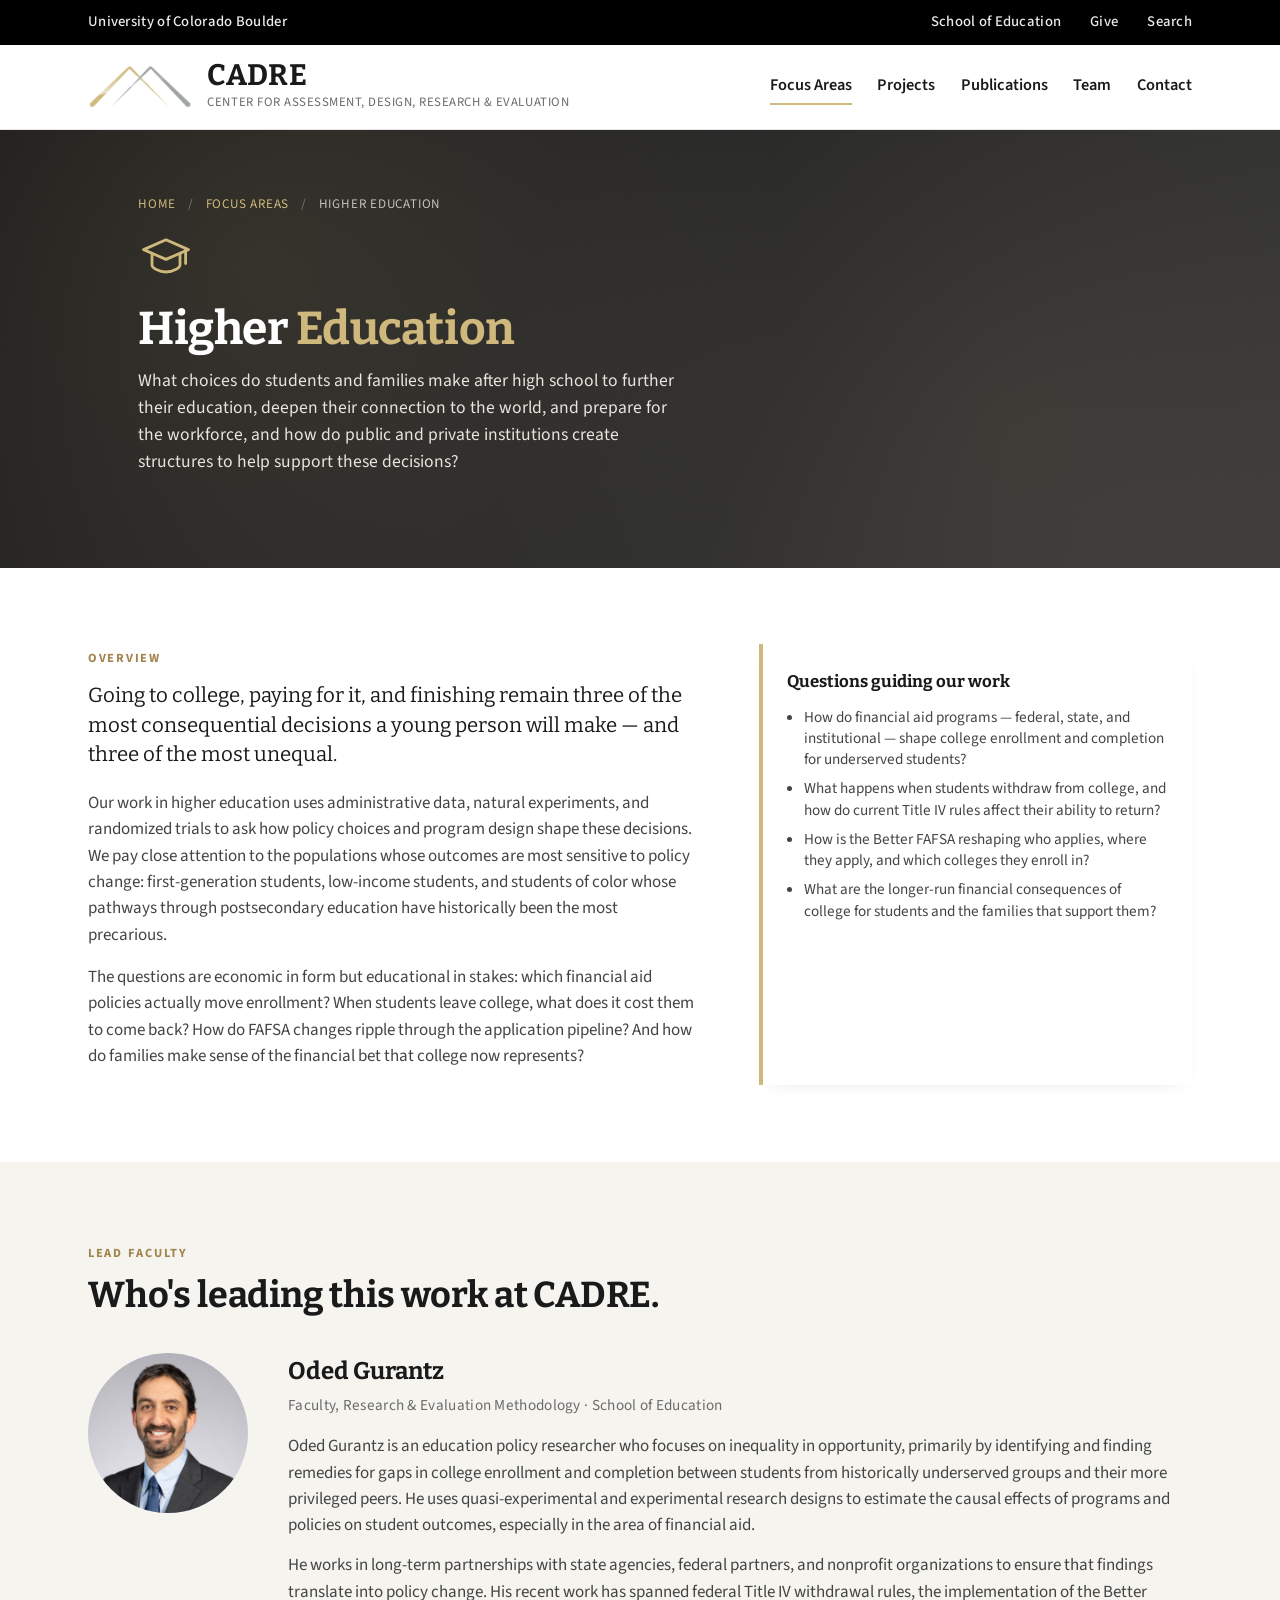
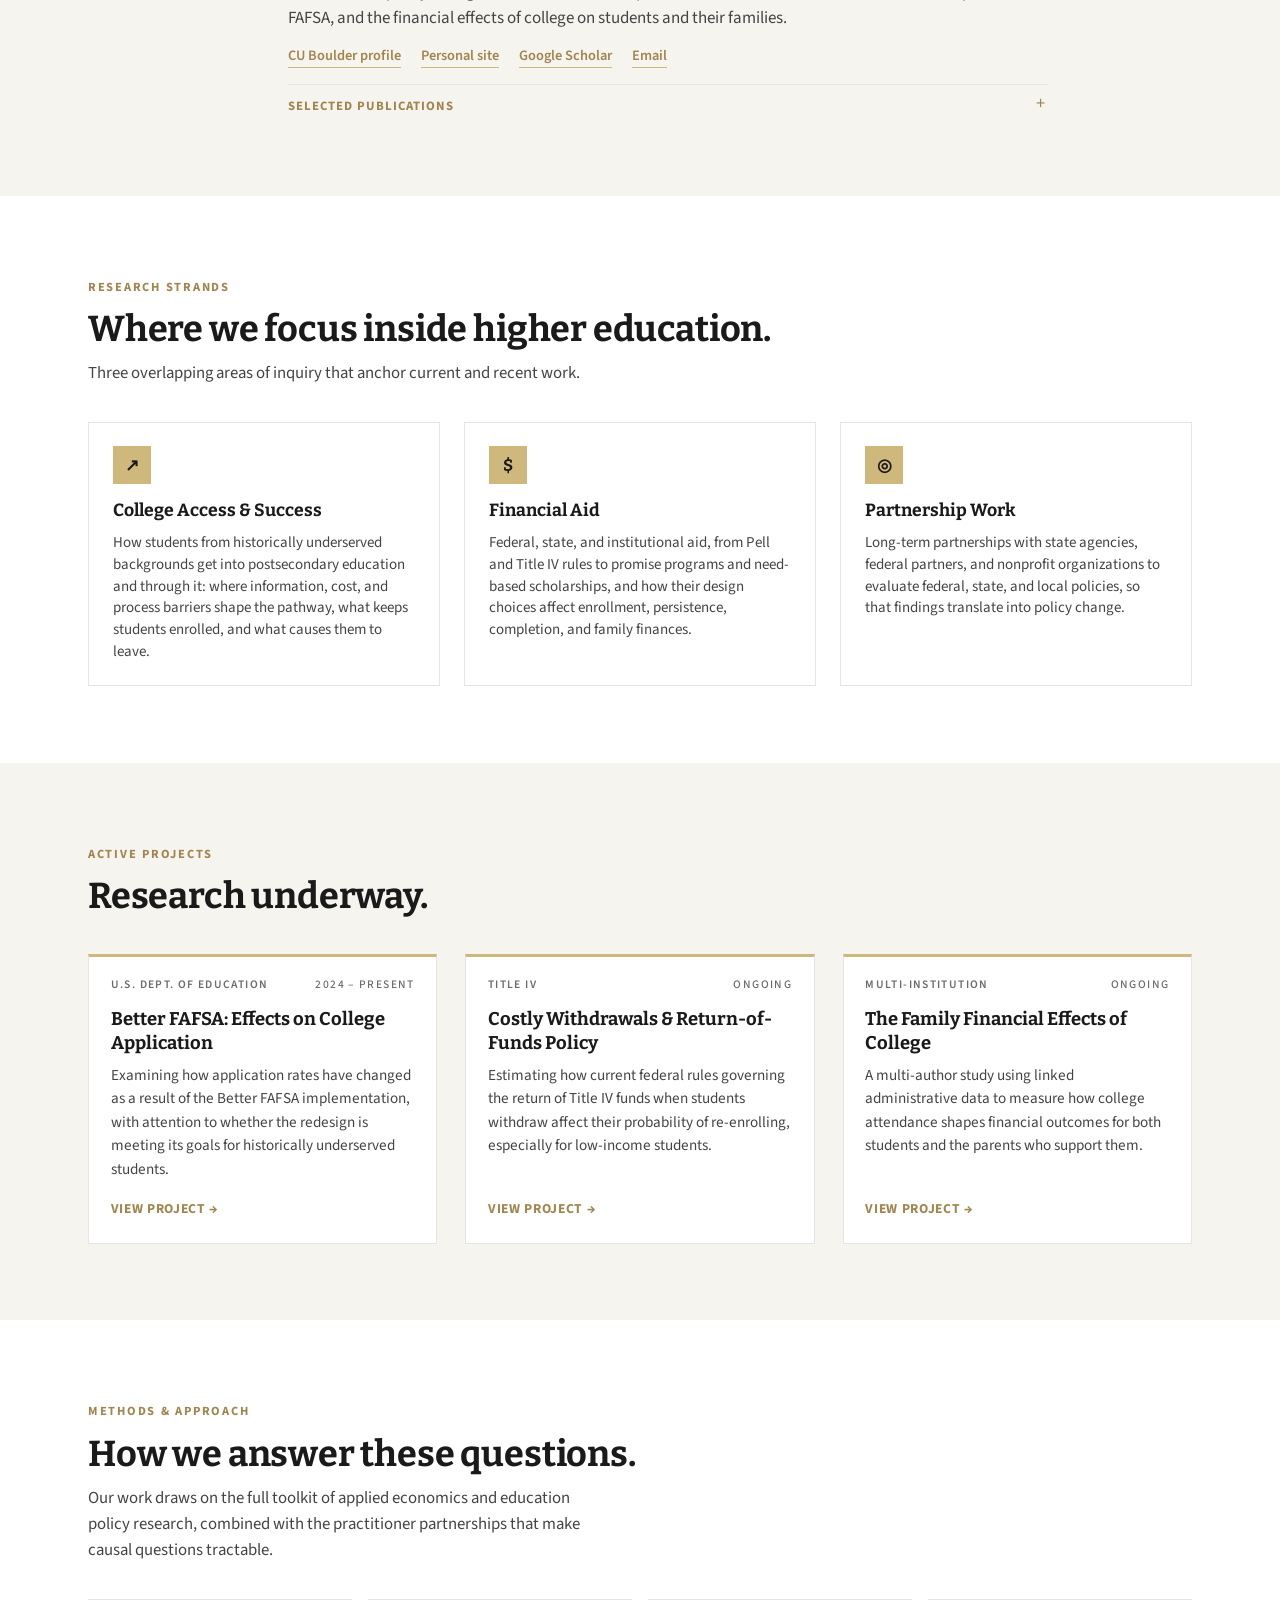
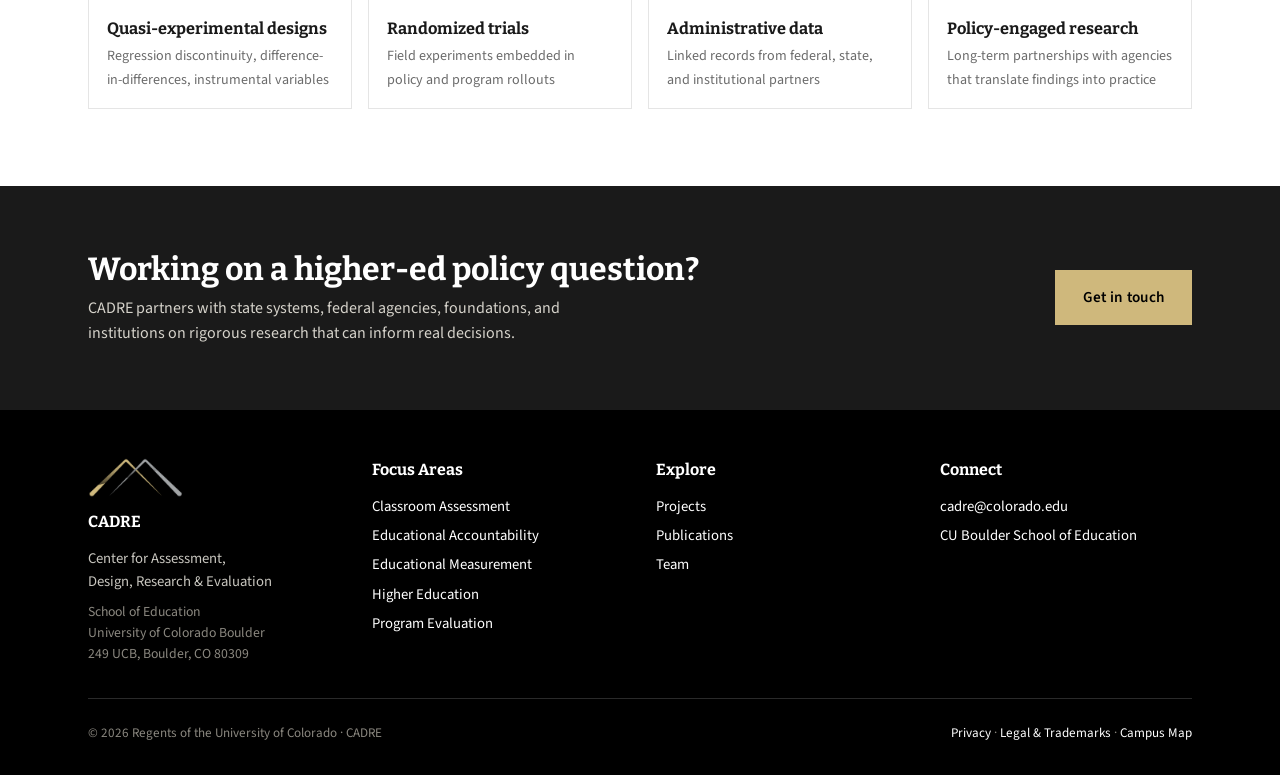
<file: higher-education.html>
<!doctype html>
<html lang="en">
<head>
<meta charset="utf-8">
<meta name="viewport" content="width=device-width, initial-scale=1">
<meta name="robots" content="noindex, nofollow">
<title>Higher Education — CADRE | CU Boulder</title>
<meta name="description" content="Quasi-experimental and policy research on financial aid, FAFSA, college enrollment, and completion — with a focus on historically underserved students.">
<link rel="preconnect" href="https://fonts.googleapis.com">
<link rel="preconnect" href="https://fonts.gstatic.com" crossorigin>
<link href="https://fonts.googleapis.com/css2?family=Bitter:wght@600;700&family=Source+Sans+3:wght@300;400;600;700&display=swap" rel="stylesheet">
<link rel="icon" type="image/png" sizes="64x64" href="images/logo/favicon-64.png">
<link rel="apple-touch-icon" href="images/logo/apple-touch-icon.png">
<meta property="og:image" content="images/logo/cadre-logo.png">
<link rel="stylesheet" href="styles.css?v=20261001b">
</head>
<body>


<div class="cu-bar">
  <div class="container">
    <a href="https://www.colorado.edu/">University of Colorado Boulder</a>
    <div class="cu-bar-right">
      <a href="https://www.colorado.edu/education/">School of Education</a>
      <a href="#">Give</a>
      <a href="#">Search</a>
    </div>
  </div>
</div>

<header class="site-header">
  <div class="container">
    <a class="brand" href="index.html">
      <img class="brand-logo" src="images/logo/cadre-mark.png" alt="" width="480" height="201">
      <span class="brand-text">
        <span class="brand-mark">CADRE</span>
        <span class="brand-sub">Center for Assessment, Design, Research &amp; Evaluation</span>
      </span>
    </a>
    <button class="nav-toggle" aria-expanded="false" aria-controls="primary-nav" onclick="this.nextElementSibling.classList.toggle('open')">Menu</button>
    <nav class="primary" id="primary-nav">
      <a href="index.html#focus" class="active">Focus Areas</a>
      <a href="index.html#projects">Projects</a>
      <a href="https://www.colorado.edu/cadre/publications">Publications</a>
      <a href="index.html#team">Team</a>
      <a href="index.html#contact">Contact</a>
    </nav>
  </div>
</header>

<section class="hero compact">
  <div class="container">
    <div>
      <div class="crumbs">
        <a href="index.html">Home</a>
        <span class="sep">/</span>
        <a href="index.html#focus">Focus Areas</a>
        <span class="sep">/</span>
        Higher Education
      </div>
      <svg class="hero-icon" viewBox="0 0 40 40" aria-hidden="true"><path d="M4 14l16-7 16 7-16 7z" stroke-linejoin="round"/><path d="M10 17v8c0 2 5 5 10 5s10-3 10-5v-8M34 14v10" stroke-linecap="round"/></svg>
      <h1>Higher <span class="accent">Education</span></h1>
      <p class="lede">What choices do students and families make after high school to further their education, deepen their connection to the world, and prepare for the workforce, and how do public and private institutions create structures to help support these decisions?</p>
    </div>
  </div>
</section>

<section class="block">
  <div class="container">
    <div class="area-overview">
      <div>
        <span class="eyebrow">Overview</span>
        <p class="lead-text">Going to college, paying for it, and finishing remain three of the most consequential decisions a young person will make — and three of the most unequal.</p>
        <p class="body-text">Our work in higher education uses administrative data, natural experiments, and randomized trials to ask how policy choices and program design shape these decisions. We pay close attention to the populations whose outcomes are most sensitive to policy change: first-generation students, low-income students, and students of color whose pathways through postsecondary education have historically been the most precarious.</p>
        <p class="body-text">The questions are economic in form but educational in stakes: which financial aid policies actually move enrollment? When students leave college, what does it cost them to come back? How do FAFSA changes ripple through the application pipeline? And how do families make sense of the financial bet that college now represents?</p>
      </div>
      <aside class="questions" aria-label="Research questions">
        <h4>Questions guiding our work</h4>
        <ul>
          <li>How do financial aid programs — federal, state, and institutional — shape college enrollment and completion for underserved students?</li>
          <li>What happens when students withdraw from college, and how do current Title IV rules affect their ability to return?</li>
          <li>How is the Better FAFSA reshaping who applies, where they apply, and which colleges they enroll in?</li>
          <li>What are the longer-run financial consequences of college for students and the families that support them?</li>
        </ul>
      </aside>
    </div>
  </div>
</section>

<section class="block block-soft">
  <div class="container">
    <div class="section-head">
      <span class="eyebrow">Lead faculty</span>
      <h2>Who's leading this work at CADRE.</h2>
    </div>

    <div class="lead-person">
      <img class="lead-photo" src="images/team/oded-gurantz.jpg" alt="" width="160" height="160" loading="lazy">
      <div>
        <h3>Oded Gurantz</h3>
        <p class="title">Faculty, Research &amp; Evaluation Methodology · School of Education</p>
        <p>Oded Gurantz is an education policy researcher who focuses on inequality in opportunity, primarily by identifying and finding remedies for gaps in college enrollment and completion between students from historically underserved groups and their more privileged peers. He uses quasi-experimental and experimental research designs to estimate the causal effects of programs and policies on student outcomes, especially in the area of financial aid.</p>
        <p>He works in long-term partnerships with state agencies, federal partners, and nonprofit organizations to ensure that findings translate into policy change. His recent work has spanned federal Title IV withdrawal rules, the implementation of the Better FAFSA, and the financial effects of college on students and their families.</p>
        <div class="lead-links">
          <a href="https://www.colorado.edu/education/oded-gurantz">CU Boulder profile</a>
          <a href="https://sites.google.com/site/ogurantz/">Personal site</a>
          <a href="https://scholar.google.com/citations?user=S6lSCoMAAAAJ&amp;hl=en">Google Scholar</a>
          <a href="mailto:oded.gurantz@colorado.edu">Email</a>
        </div>
        <details class="card-pubs">
          <summary>Selected publications</summary>
          <ul class="pub-list">
            <li>
        <span class="pub-meta">2025 · Under review</span>
        <span class="pub-title">A Family Affair: The Effects of College on Parent and Student Finances</span>
        <span class="pub-authors">Bhargava, P., Black, S., Denning, J., Fairlie, R., &amp; Gurantz, O.</span>
        <span class="pub-venue"><a href="#">Working paper</a> · <a href="#">Abstract</a></span>
      </li>
            <li>
        <span class="pub-meta">2025 · Conditionally accepted</span>
        <span class="pub-title">Costly Withdrawals Reduce Future College-Going for Low-Income Students: Evidence from Return of Title IV Funds</span>
        <span class="pub-authors">Anisfeld, A., Bell, E., Gurantz, O., &amp; Kramer, D.</span>
        <span class="pub-venue"><em>Economics of Education Review</em> · <a href="#">Preprint</a></span>
      </li>
            <li>
        <span class="pub-meta">2025 · Handbook chapter</span>
        <span class="pub-title">College Grants, Scholarships, and Promise Programs</span>
        <span class="pub-authors">Gurantz, O.</span>
        <span class="pub-venue">In <em>AEFP Live Handbook of Education Finance and Policy</em> · <a href="#">Read chapter</a></span>
      </li>
          </ul>
        </details>
      </div>
    </div>
  </div>
</section>

<section class="block">
  <div class="container">
    <div class="section-head">
      <span class="eyebrow">Research strands</span>
      <h2>Where we focus inside higher education.</h2>
      <p>Three overlapping areas of inquiry that anchor current and recent work.</p>
    </div>

    <div class="themes-grid">
      <div class="theme">
        <div class="icon" aria-hidden="true">↗</div>
        <h3>College Access &amp; Success</h3>
        <p>How students from historically underserved backgrounds get into postsecondary education and through it: where information, cost, and process barriers shape the pathway, what keeps students enrolled, and what causes them to leave.</p>
      </div>
      <div class="theme">
        <div class="icon" aria-hidden="true">$</div>
        <h3>Financial Aid</h3>
        <p>Federal, state, and institutional aid, from Pell and Title IV rules to promise programs and need-based scholarships, and how their design choices affect enrollment, persistence, completion, and family finances.</p>
      </div>
      <div class="theme">
        <div class="icon" aria-hidden="true">◎</div>
        <h3>Partnership Work</h3>
        <p>Long-term partnerships with state agencies, federal partners, and nonprofit organizations to evaluate federal, state, and local policies, so that findings translate into policy change.</p>
      </div>
    </div>
  </div>
</section>

<section class="block block-soft">
  <div class="container">
    <div class="section-head">
      <span class="eyebrow">Active projects</span>
      <h2>Research underway.</h2>
    </div>

    <div class="card-row">
      <a class="card flat" href="#">
        <div class="card-body">
          <div class="card-partner"><span>U.S. Dept. of Education</span><span class="card-when">2024 – Present</span></div>
          <h3>Better FAFSA: Effects on College Application</h3>
          <p>Examining how application rates have changed as a result of the Better FAFSA implementation, with attention to whether the redesign is meeting its goals for historically underserved students.</p>
          <span class="card-cta">View project</span>
        </div>
      </a>

      <a class="card flat" href="#">
        <div class="card-body">
          <div class="card-partner"><span>Title IV</span><span class="card-when">Ongoing</span></div>
          <h3>Costly Withdrawals &amp; Return-of-Funds Policy</h3>
          <p>Estimating how current federal rules governing the return of Title IV funds when students withdraw affect their probability of re-enrolling, especially for low-income students.</p>
          <span class="card-cta">View project</span>
        </div>
      </a>

      <a class="card flat" href="#">
        <div class="card-body">
          <div class="card-partner"><span>Multi-institution</span><span class="card-when">Ongoing</span></div>
          <h3>The Family Financial Effects of College</h3>
          <p>A multi-author study using linked administrative data to measure how college attendance shapes financial outcomes for both students and the parents who support them.</p>
          <span class="card-cta">View project</span>
        </div>
      </a>
    </div>
  </div>
</section>

<section class="block">
  <div class="container">
    <div class="section-head">
      <span class="eyebrow">Methods &amp; approach</span>
      <h2>How we answer these questions.</h2>
      <p>Our work draws on the full toolkit of applied economics and education policy research, combined with the practitioner partnerships that make causal questions tractable.</p>
    </div>

    <div class="methods-grid">
      <div class="method-pill">
        <strong>Quasi-experimental designs</strong>
        <span>Regression discontinuity, difference-in-differences, instrumental variables</span>
      </div>
      <div class="method-pill">
        <strong>Randomized trials</strong>
        <span>Field experiments embedded in policy and program rollouts</span>
      </div>
      <div class="method-pill">
        <strong>Administrative data</strong>
        <span>Linked records from federal, state, and institutional partners</span>
      </div>
      <div class="method-pill">
        <strong>Policy-engaged research</strong>
        <span>Long-term partnerships with agencies that translate findings into practice</span>
      </div>
    </div>
  </div>
</section>

<section class="cta-strip">
  <div class="container">
    <div>
      <h2>Working on a higher-ed policy question?</h2>
      <p>CADRE partners with state systems, federal agencies, foundations, and institutions on rigorous research that can inform real decisions.</p>
    </div>
    <div>
      <a class="btn btn-gold" href="mailto:cadre@colorado.edu">Get in touch</a>
    </div>
  </div>
</section>

<footer class="site-footer">
  <div class="container">
    <div class="foot-grid">
      <div>
        <img class="foot-logo" src="images/logo/cadre-mark.png" alt="" width="480" height="201">
        <h4>CADRE</h4>
        <p style="margin:0 0 0.5rem">Center for Assessment,<br>Design, Research &amp; Evaluation</p>
        <p style="margin:0;color:#8a877f;font-size:0.86rem">School of Education<br>University of Colorado Boulder<br>249 UCB, Boulder, CO 80309</p>
      </div>
      <div>
        <h4>Focus Areas</h4>
        <ul>
          <li><a href="classroom-assessment.html">Classroom Assessment</a></li>
          <li><a href="accountability.html">Educational Accountability</a></li>
          <li><a href="educational-measurement.html">Educational Measurement</a></li>
          <li><a href="higher-education.html">Higher Education</a></li>
          <li><a href="program-evaluation.html">Program Evaluation</a></li>
        </ul>
      </div>
      <div>
        <h4>Explore</h4>
        <ul>
          <li><a href="index.html#projects">Projects</a></li>
          <li><a href="https://www.colorado.edu/cadre/publications">Publications</a></li>
          <li><a href="index.html#team">Team</a></li>
        </ul>
      </div>
      <div>
        <h4>Connect</h4>
        <ul>
          <li><a href="mailto:cadre@colorado.edu">cadre@colorado.edu</a></li>
          <li><a href="https://www.colorado.edu/education/">CU Boulder School of Education</a></li>
        </ul>
      </div>
    </div>
    <div class="foot-bottom">
      <span>&copy; 2026 Regents of the University of Colorado &middot; CADRE</span>
      <span>
        <a href="https://www.colorado.edu/about/privacy-statement">Privacy</a> &middot;
        <a href="https://www.colorado.edu/about/legal-trademarks">Legal &amp; Trademarks</a> &middot;
        <a href="https://www.colorado.edu/map">Campus Map</a>
      </span>
    </div>
  </div>
</footer>

</body>
</html>
</file>
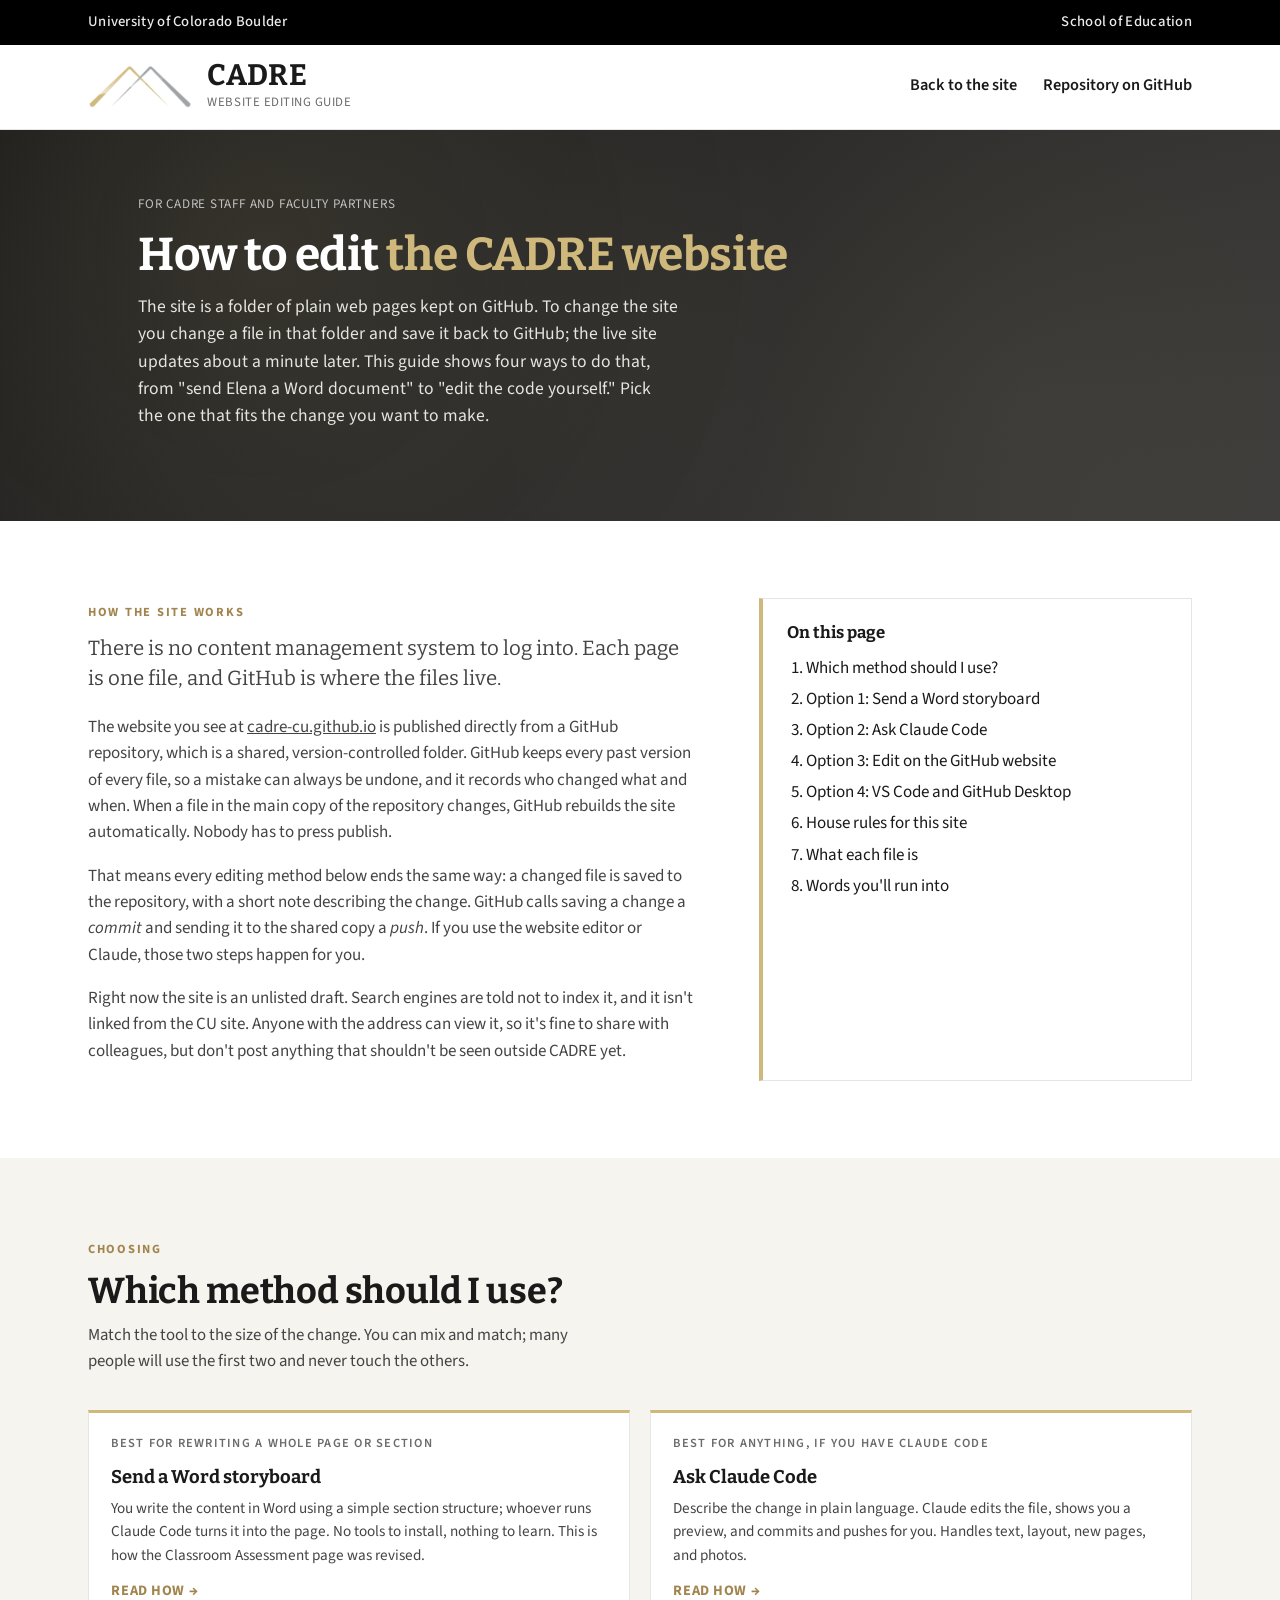
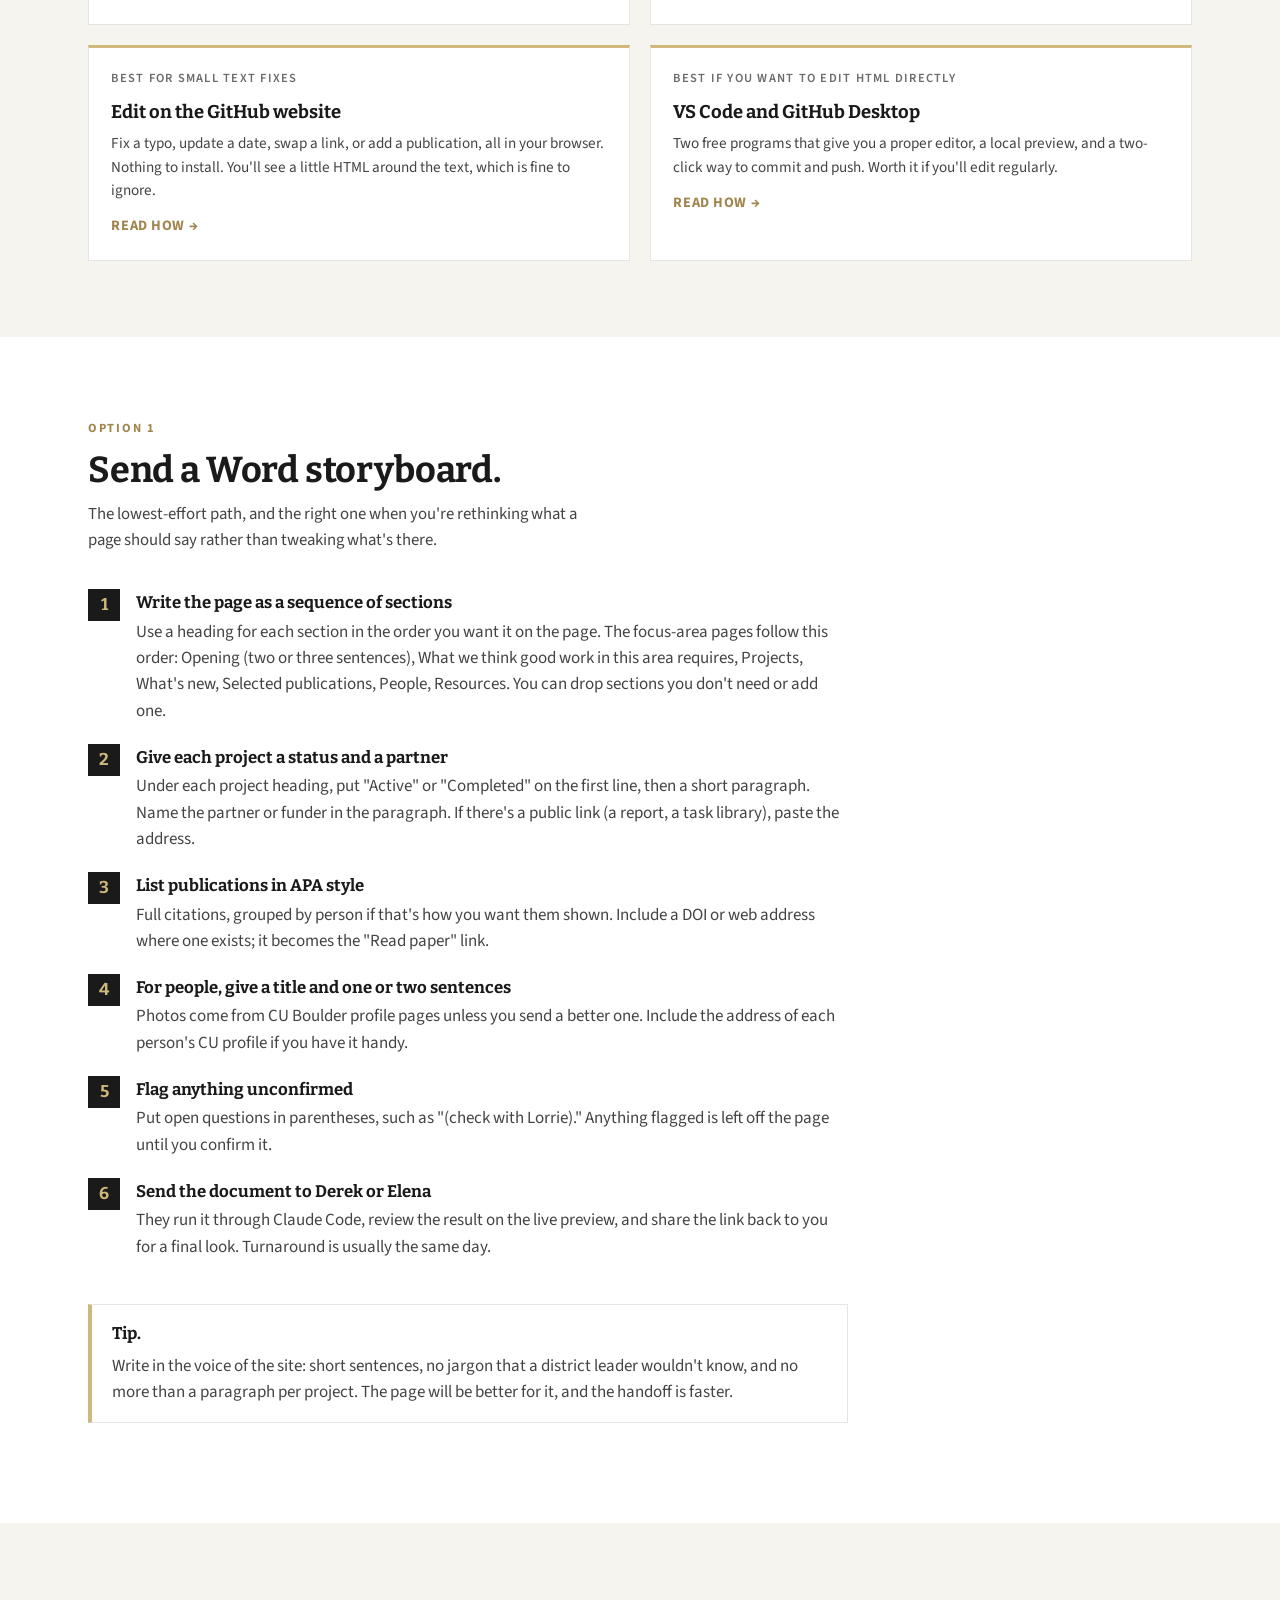
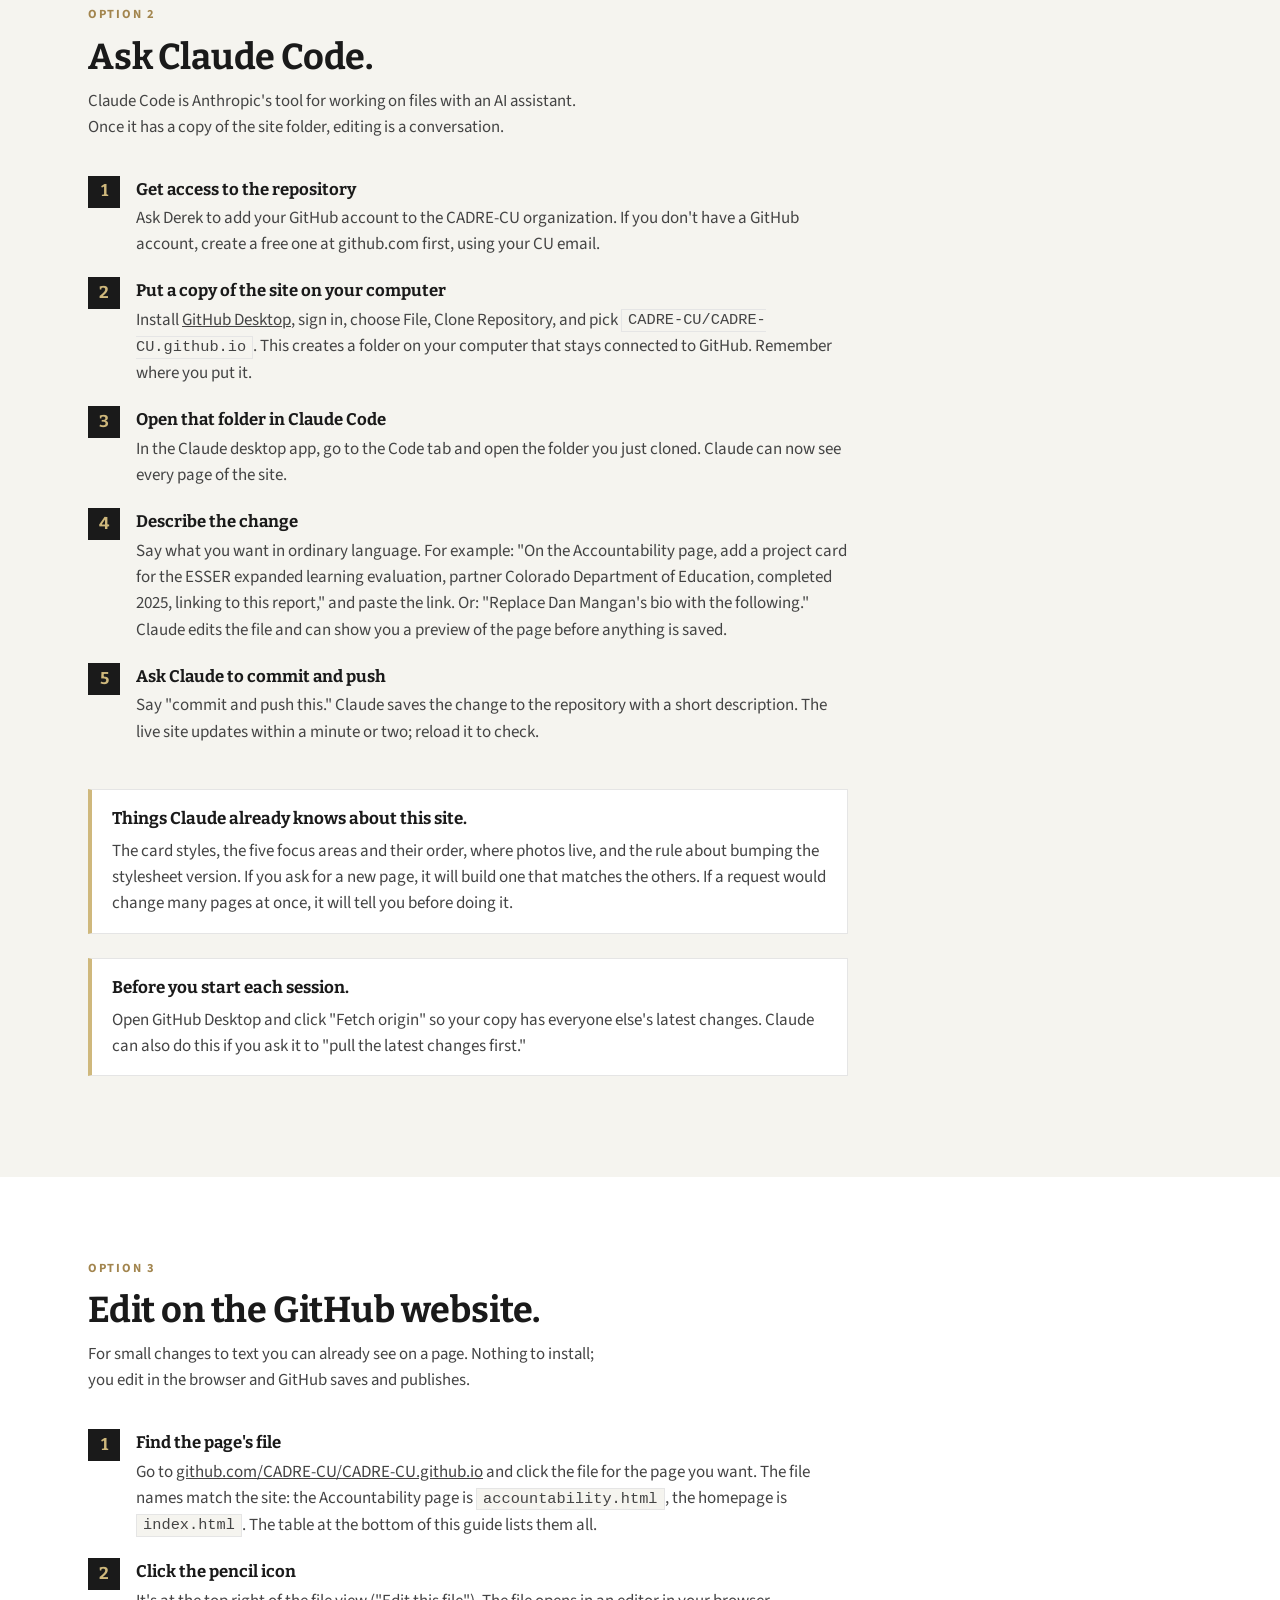
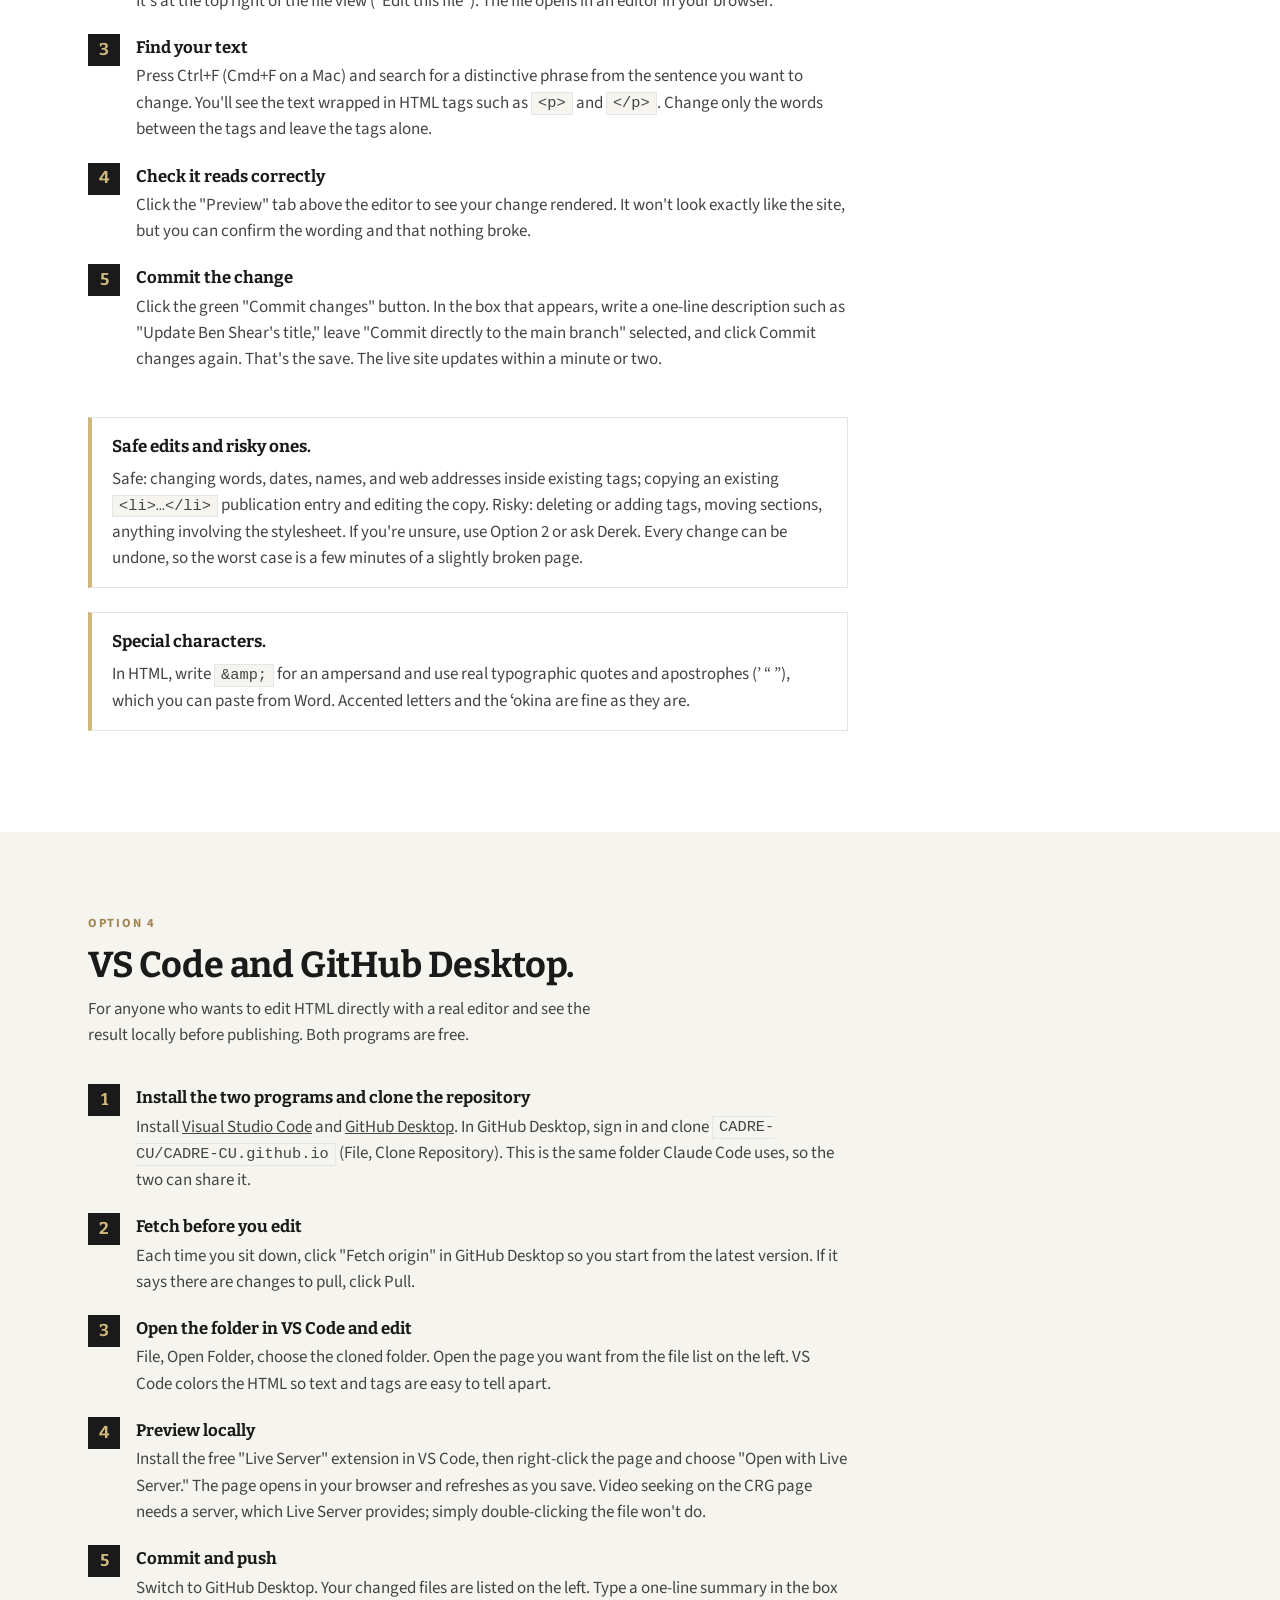
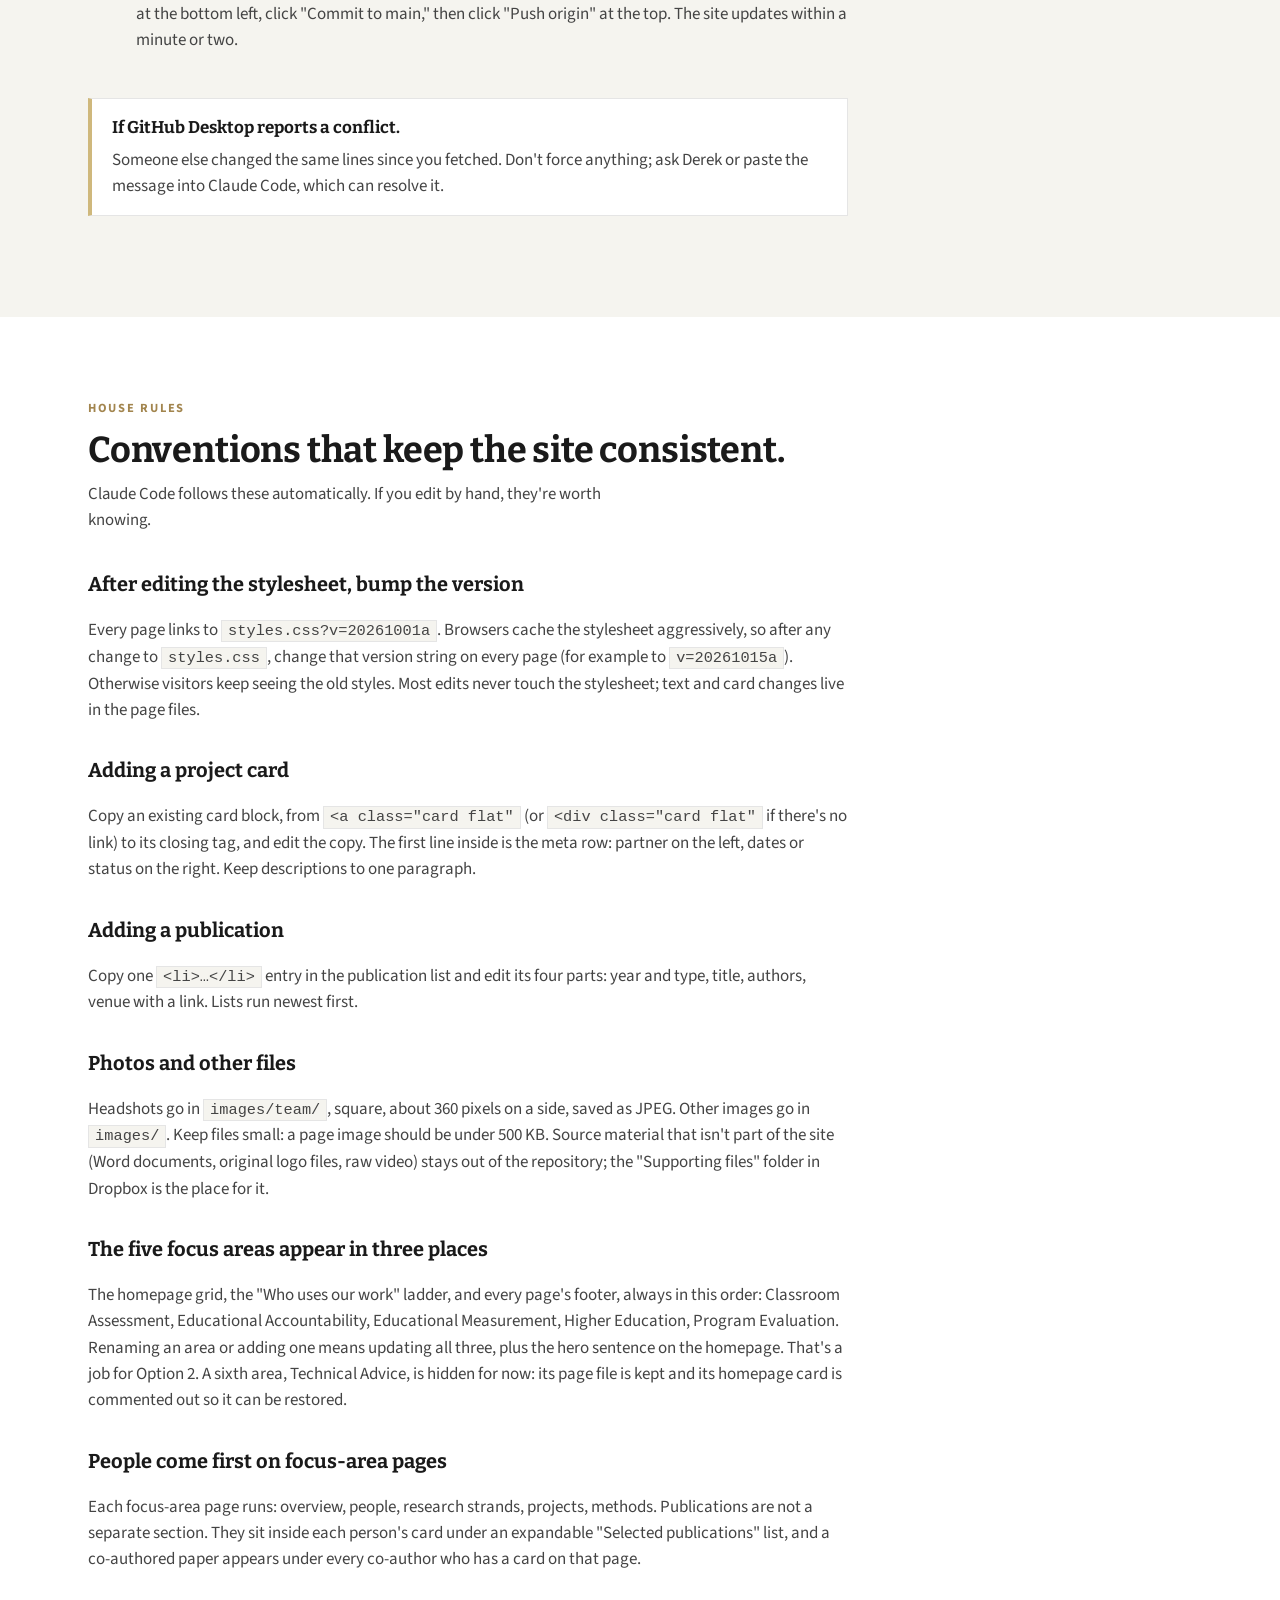
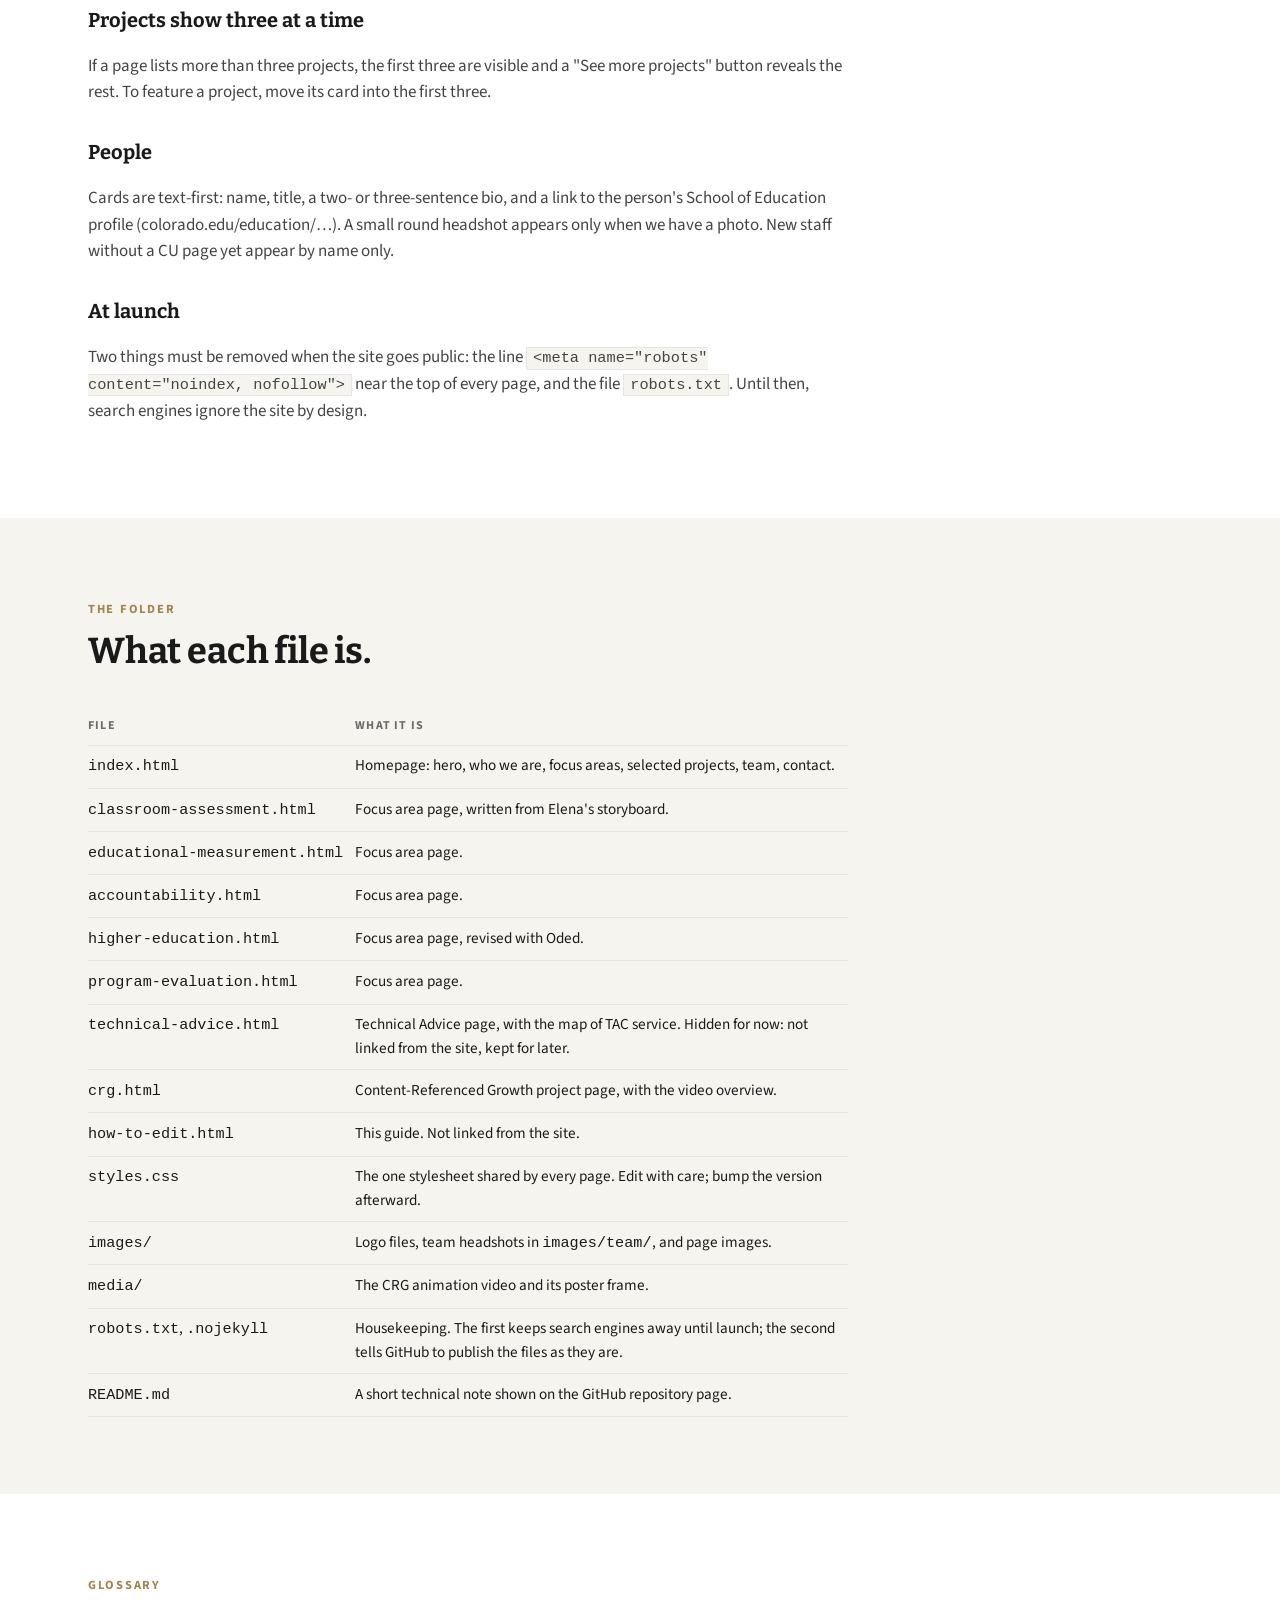
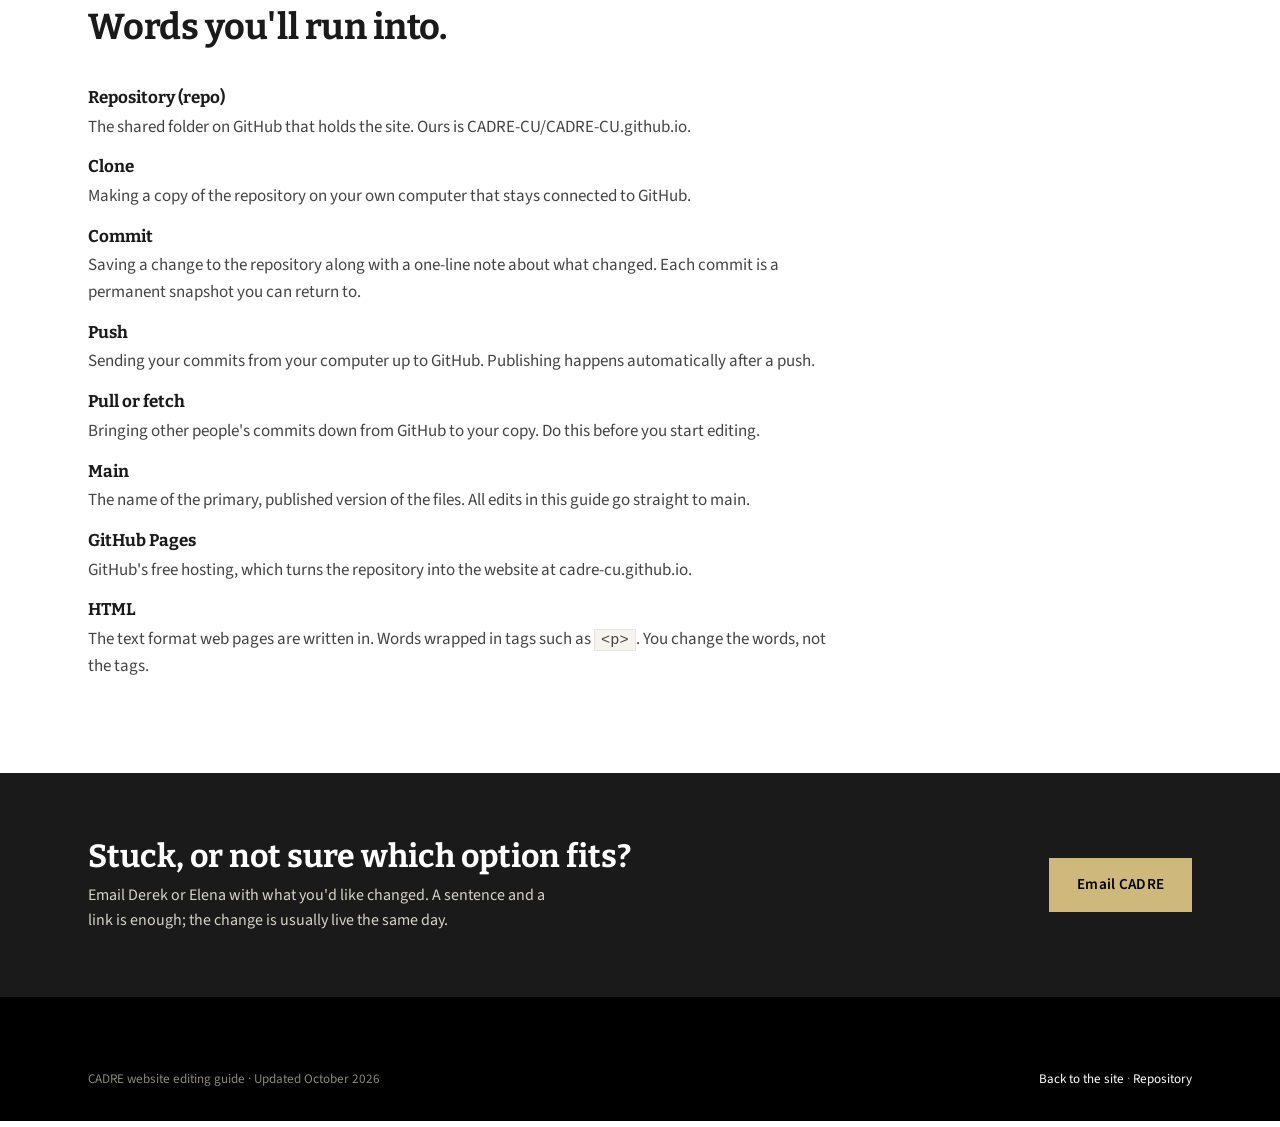
<file: how-to-edit.html>
<!doctype html>
<html lang="en">
<head>
<meta charset="utf-8">
<meta name="viewport" content="width=device-width, initial-scale=1">
<meta name="robots" content="noindex, nofollow">
<title>How to Edit the CADRE Website</title>
<meta name="description" content="A guide for CADRE staff and faculty partners: four ways to update pages on the CADRE website and how changes get published.">
<link rel="icon" type="image/png" sizes="64x64" href="images/logo/favicon-64.png">
<link rel="preconnect" href="https://fonts.googleapis.com">
<link rel="preconnect" href="https://fonts.gstatic.com" crossorigin>
<link href="https://fonts.googleapis.com/css2?family=Bitter:wght@600;700&family=Source+Sans+3:wght@300;400;600;700&display=swap" rel="stylesheet">
<link rel="stylesheet" href="styles.css?v=20261001b">
<style>
  .guide-toc { background: #fff; border: 1px solid var(--rule); border-left: 4px solid var(--cu-gold); padding: 1.25rem 1.5rem; }
  .guide-toc h4 { font-family: var(--serif); margin: 0 0 0.6rem; font-size: 1.05rem; }
  .guide-toc ol { margin: 0; padding-left: 1.2rem; }
  .guide-toc li { margin: 0.3rem 0; }
  .guide-toc a { color: var(--ink); text-decoration: none; }
  .guide-toc a:hover { text-decoration: underline; text-decoration-color: var(--cu-gold-dark); text-underline-offset: 3px; }
  .prose { max-width: 760px; }
  .prose p, .prose li { color: var(--ink-2); }
  .prose h3 { font-family: var(--serif); font-size: 1.25rem; margin: 2rem 0 0.6rem; }
  .prose code, .steps code, .callout code { font-family: ui-monospace, SFMono-Regular, Menlo, Consolas, monospace; font-size: 0.9em; background: var(--bg-soft); border: 1px solid var(--rule); padding: 0.08em 0.4em; }
  pre { background: var(--ink); color: #f1efe8; padding: 1rem 1.2rem; overflow-x: auto; font-size: 0.9rem; line-height: 1.5; margin: 0.75rem 0 1.25rem; }
  pre code { background: none; border: 0; padding: 0; color: inherit; }
  .steps { list-style: none; margin: 1.25rem 0 0; padding: 0; counter-reset: step; max-width: 760px; }
  .steps li { position: relative; padding: 0 0 1.25rem 3rem; counter-increment: step; }
  .steps li::before { content: counter(step); position: absolute; left: 0; top: 0; width: 32px; height: 32px; display: flex; align-items: center; justify-content: center; background: var(--ink); color: var(--cu-gold); font-family: var(--serif); font-weight: 700; }
  .steps li strong { display: block; font-family: var(--serif); font-size: 1.05rem; margin-bottom: 0.2rem; }
  .steps li p { margin: 0; color: var(--ink-2); }
  .callout { background: #fff; border: 1px solid var(--rule); border-left: 4px solid var(--cu-gold); padding: 1rem 1.25rem; margin: 1.5rem 0; max-width: 760px; }
  .callout strong { font-family: var(--serif); }
  .callout p { margin: 0.35rem 0 0; color: var(--ink-2); }
  .fit { display: grid; grid-template-columns: 1fr; gap: 1.25rem; margin-top: 1.5rem; }
  @media (min-width: 760px) { .fit { grid-template-columns: repeat(2, 1fr); } }
  .fit .option { background: #fff; border: 1px solid var(--rule); border-top: 3px solid var(--cu-gold); padding: 1.3rem 1.4rem; }
  .fit .option h3 { font-family: var(--serif); font-size: 1.15rem; margin: 0 0 0.35rem; }
  .fit .option .for { font-size: 0.78rem; letter-spacing: 0.1em; text-transform: uppercase; color: var(--ink-3); font-weight: 600; margin-bottom: 0.6rem; }
  .fit .option p { margin: 0 0 0.6rem; color: var(--ink-2); font-size: 0.95rem; }
  .fit .option a { color: var(--cu-gold-dark); font-weight: 700; text-decoration: none; font-size: 0.9rem; letter-spacing: 0.04em; text-transform: uppercase; }
  table.files { width: 100%; border-collapse: collapse; font-size: 0.95rem; max-width: 760px; }
  table.files th, table.files td { text-align: left; padding: 0.55rem 0.75rem 0.55rem 0; border-bottom: 1px solid var(--rule); vertical-align: top; }
  table.files th { font-size: 0.75rem; letter-spacing: 0.1em; text-transform: uppercase; color: var(--ink-3); }
  table.files td:first-child { white-space: nowrap; }
  .glossary dt { font-family: var(--serif); font-weight: 700; margin-top: 0.9rem; }
  .glossary dd { margin: 0.15rem 0 0; color: var(--ink-2); }
</style>
</head>
<body>

<div class="cu-bar">
  <div class="container">
    <a href="https://www.colorado.edu/">University of Colorado Boulder</a>
    <div class="cu-bar-right">
      <a href="https://www.colorado.edu/education/">School of Education</a>
    </div>
  </div>
</div>

<header class="site-header">
  <div class="container">
    <a class="brand" href="index.html">
      <img class="brand-logo" src="images/logo/cadre-mark.png" alt="" width="480" height="201">
      <span class="brand-text">
        <span class="brand-mark">CADRE</span>
        <span class="brand-sub">Website editing guide</span>
      </span>
    </a>
    <nav class="primary" id="primary-nav">
      <a href="index.html">Back to the site</a>
      <a href="https://github.com/CADRE-CU/CADRE-CU.github.io">Repository on GitHub</a>
    </nav>
  </div>
</header>

<section class="hero compact">
  <div class="container">
    <div>
      <div class="crumbs">For CADRE staff and faculty partners</div>
      <h1>How to edit <span class="accent">the CADRE website</span></h1>
      <p class="lede">The site is a folder of plain web pages kept on GitHub. To change the site you change a file in that folder and save it back to GitHub; the live site updates about a minute later. This guide shows four ways to do that, from "send Elena a Word document" to "edit the code yourself." Pick the one that fits the change you want to make.</p>
    </div>
  </div>
</section>

<section class="block">
  <div class="container">
    <div class="area-overview">
      <div class="prose">
        <span class="eyebrow">How the site works</span>
        <p class="lead-text">There is no content management system to log into. Each page is one file, and GitHub is where the files live.</p>
        <p>The website you see at <a href="https://cadre-cu.github.io/">cadre-cu.github.io</a> is published directly from a GitHub repository, which is a shared, version-controlled folder. GitHub keeps every past version of every file, so a mistake can always be undone, and it records who changed what and when. When a file in the main copy of the repository changes, GitHub rebuilds the site automatically. Nobody has to press publish.</p>
        <p>That means every editing method below ends the same way: a changed file is saved to the repository, with a short note describing the change. GitHub calls saving a change a <em>commit</em> and sending it to the shared copy a <em>push</em>. If you use the website editor or Claude, those two steps happen for you.</p>
        <p>Right now the site is an unlisted draft. Search engines are told not to index it, and it isn't linked from the CU site. Anyone with the address can view it, so it's fine to share with colleagues, but don't post anything that shouldn't be seen outside CADRE yet.</p>
      </div>
      <aside class="guide-toc" aria-label="Contents">
        <h4>On this page</h4>
        <ol>
          <li><a href="#which">Which method should I use?</a></li>
          <li><a href="#word">Option 1: Send a Word storyboard</a></li>
          <li><a href="#claude">Option 2: Ask Claude Code</a></li>
          <li><a href="#github">Option 3: Edit on the GitHub website</a></li>
          <li><a href="#desktop">Option 4: VS Code and GitHub Desktop</a></li>
          <li><a href="#conventions">House rules for this site</a></li>
          <li><a href="#files">What each file is</a></li>
          <li><a href="#glossary">Words you'll run into</a></li>
        </ol>
      </aside>
    </div>
  </div>
</section>

<section class="block block-soft" id="which">
  <div class="container">
    <div class="section-head">
      <span class="eyebrow">Choosing</span>
      <h2>Which method should I use?</h2>
      <p>Match the tool to the size of the change. You can mix and match; many people will use the first two and never touch the others.</p>
    </div>
    <div class="fit">
      <div class="option">
        <div class="for">Best for rewriting a whole page or section</div>
        <h3>Send a Word storyboard</h3>
        <p>You write the content in Word using a simple section structure; whoever runs Claude Code turns it into the page. No tools to install, nothing to learn. This is how the Classroom Assessment page was revised.</p>
        <a href="#word">Read how →</a>
      </div>
      <div class="option">
        <div class="for">Best for anything, if you have Claude Code</div>
        <h3>Ask Claude Code</h3>
        <p>Describe the change in plain language. Claude edits the file, shows you a preview, and commits and pushes for you. Handles text, layout, new pages, and photos.</p>
        <a href="#claude">Read how →</a>
      </div>
      <div class="option">
        <div class="for">Best for small text fixes</div>
        <h3>Edit on the GitHub website</h3>
        <p>Fix a typo, update a date, swap a link, or add a publication, all in your browser. Nothing to install. You'll see a little HTML around the text, which is fine to ignore.</p>
        <a href="#github">Read how →</a>
      </div>
      <div class="option">
        <div class="for">Best if you want to edit HTML directly</div>
        <h3>VS Code and GitHub Desktop</h3>
        <p>Two free programs that give you a proper editor, a local preview, and a two-click way to commit and push. Worth it if you'll edit regularly.</p>
        <a href="#desktop">Read how →</a>
      </div>
    </div>
  </div>
</section>

<section class="block" id="word">
  <div class="container">
    <div class="section-head">
      <span class="eyebrow">Option 1</span>
      <h2>Send a Word storyboard.</h2>
      <p>The lowest-effort path, and the right one when you're rethinking what a page should say rather than tweaking what's there.</p>
    </div>
    <ol class="steps">
      <li><strong>Write the page as a sequence of sections</strong><p>Use a heading for each section in the order you want it on the page. The focus-area pages follow this order: Opening (two or three sentences), What we think good work in this area requires, Projects, What's new, Selected publications, People, Resources. You can drop sections you don't need or add one.</p></li>
      <li><strong>Give each project a status and a partner</strong><p>Under each project heading, put "Active" or "Completed" on the first line, then a short paragraph. Name the partner or funder in the paragraph. If there's a public link (a report, a task library), paste the address.</p></li>
      <li><strong>List publications in APA style</strong><p>Full citations, grouped by person if that's how you want them shown. Include a DOI or web address where one exists; it becomes the "Read paper" link.</p></li>
      <li><strong>For people, give a title and one or two sentences</strong><p>Photos come from CU Boulder profile pages unless you send a better one. Include the address of each person's CU profile if you have it handy.</p></li>
      <li><strong>Flag anything unconfirmed</strong><p>Put open questions in parentheses, such as "(check with Lorrie)." Anything flagged is left off the page until you confirm it.</p></li>
      <li><strong>Send the document to Derek or Elena</strong><p>They run it through Claude Code, review the result on the live preview, and share the link back to you for a final look. Turnaround is usually the same day.</p></li>
    </ol>
    <div class="callout"><strong>Tip.</strong><p>Write in the voice of the site: short sentences, no jargon that a district leader wouldn't know, and no more than a paragraph per project. The page will be better for it, and the handoff is faster.</p></div>
  </div>
</section>

<section class="block block-soft" id="claude">
  <div class="container">
    <div class="section-head">
      <span class="eyebrow">Option 2</span>
      <h2>Ask Claude Code.</h2>
      <p>Claude Code is Anthropic's tool for working on files with an AI assistant. Once it has a copy of the site folder, editing is a conversation.</p>
    </div>
    <ol class="steps">
      <li><strong>Get access to the repository</strong><p>Ask Derek to add your GitHub account to the CADRE-CU organization. If you don't have a GitHub account, create a free one at github.com first, using your CU email.</p></li>
      <li><strong>Put a copy of the site on your computer</strong><p>Install <a href="https://desktop.github.com/">GitHub Desktop</a>, sign in, choose File, Clone Repository, and pick <code>CADRE-CU/CADRE-CU.github.io</code>. This creates a folder on your computer that stays connected to GitHub. Remember where you put it.</p></li>
      <li><strong>Open that folder in Claude Code</strong><p>In the Claude desktop app, go to the Code tab and open the folder you just cloned. Claude can now see every page of the site.</p></li>
      <li><strong>Describe the change</strong><p>Say what you want in ordinary language. For example: "On the Accountability page, add a project card for the ESSER expanded learning evaluation, partner Colorado Department of Education, completed 2025, linking to this report," and paste the link. Or: "Replace Dan Mangan's bio with the following." Claude edits the file and can show you a preview of the page before anything is saved.</p></li>
      <li><strong>Ask Claude to commit and push</strong><p>Say "commit and push this." Claude saves the change to the repository with a short description. The live site updates within a minute or two; reload it to check.</p></li>
    </ol>
    <div class="callout"><strong>Things Claude already knows about this site.</strong><p>The card styles, the five focus areas and their order, where photos live, and the rule about bumping the stylesheet version. If you ask for a new page, it will build one that matches the others. If a request would change many pages at once, it will tell you before doing it.</p></div>
    <div class="callout"><strong>Before you start each session.</strong><p>Open GitHub Desktop and click "Fetch origin" so your copy has everyone else's latest changes. Claude can also do this if you ask it to "pull the latest changes first."</p></div>
  </div>
</section>

<section class="block" id="github">
  <div class="container">
    <div class="section-head">
      <span class="eyebrow">Option 3</span>
      <h2>Edit on the GitHub website.</h2>
      <p>For small changes to text you can already see on a page. Nothing to install; you edit in the browser and GitHub saves and publishes.</p>
    </div>
    <ol class="steps">
      <li><strong>Find the page's file</strong><p>Go to <a href="https://github.com/CADRE-CU/CADRE-CU.github.io">github.com/CADRE-CU/CADRE-CU.github.io</a> and click the file for the page you want. The file names match the site: the Accountability page is <code>accountability.html</code>, the homepage is <code>index.html</code>. The table at the bottom of this guide lists them all.</p></li>
      <li><strong>Click the pencil icon</strong><p>It's at the top right of the file view ("Edit this file"). The file opens in an editor in your browser.</p></li>
      <li><strong>Find your text</strong><p>Press Ctrl+F (Cmd+F on a Mac) and search for a distinctive phrase from the sentence you want to change. You'll see the text wrapped in HTML tags such as <code>&lt;p&gt;</code> and <code>&lt;/p&gt;</code>. Change only the words between the tags and leave the tags alone.</p></li>
      <li><strong>Check it reads correctly</strong><p>Click the "Preview" tab above the editor to see your change rendered. It won't look exactly like the site, but you can confirm the wording and that nothing broke.</p></li>
      <li><strong>Commit the change</strong><p>Click the green "Commit changes" button. In the box that appears, write a one-line description such as "Update Ben Shear's title," leave "Commit directly to the main branch" selected, and click Commit changes again. That's the save. The live site updates within a minute or two.</p></li>
    </ol>
    <div class="callout"><strong>Safe edits and risky ones.</strong><p>Safe: changing words, dates, names, and web addresses inside existing tags; copying an existing <code>&lt;li&gt;…&lt;/li&gt;</code> publication entry and editing the copy. Risky: deleting or adding tags, moving sections, anything involving the stylesheet. If you're unsure, use Option 2 or ask Derek. Every change can be undone, so the worst case is a few minutes of a slightly broken page.</p></div>
    <div class="callout"><strong>Special characters.</strong><p>In HTML, write <code>&amp;amp;</code> for an ampersand and use real typographic quotes and apostrophes (’ “ ”), which you can paste from Word. Accented letters and the ʻokina are fine as they are.</p></div>
  </div>
</section>

<section class="block block-soft" id="desktop">
  <div class="container">
    <div class="section-head">
      <span class="eyebrow">Option 4</span>
      <h2>VS Code and GitHub Desktop.</h2>
      <p>For anyone who wants to edit HTML directly with a real editor and see the result locally before publishing. Both programs are free.</p>
    </div>
    <ol class="steps">
      <li><strong>Install the two programs and clone the repository</strong><p>Install <a href="https://code.visualstudio.com/">Visual Studio Code</a> and <a href="https://desktop.github.com/">GitHub Desktop</a>. In GitHub Desktop, sign in and clone <code>CADRE-CU/CADRE-CU.github.io</code> (File, Clone Repository). This is the same folder Claude Code uses, so the two can share it.</p></li>
      <li><strong>Fetch before you edit</strong><p>Each time you sit down, click "Fetch origin" in GitHub Desktop so you start from the latest version. If it says there are changes to pull, click Pull.</p></li>
      <li><strong>Open the folder in VS Code and edit</strong><p>File, Open Folder, choose the cloned folder. Open the page you want from the file list on the left. VS Code colors the HTML so text and tags are easy to tell apart.</p></li>
      <li><strong>Preview locally</strong><p>Install the free "Live Server" extension in VS Code, then right-click the page and choose "Open with Live Server." The page opens in your browser and refreshes as you save. Video seeking on the CRG page needs a server, which Live Server provides; simply double-clicking the file won't do.</p></li>
      <li><strong>Commit and push</strong><p>Switch to GitHub Desktop. Your changed files are listed on the left. Type a one-line summary in the box at the bottom left, click "Commit to main," then click "Push origin" at the top. The site updates within a minute or two.</p></li>
    </ol>
    <div class="callout"><strong>If GitHub Desktop reports a conflict.</strong><p>Someone else changed the same lines since you fetched. Don't force anything; ask Derek or paste the message into Claude Code, which can resolve it.</p></div>
  </div>
</section>

<section class="block" id="conventions">
  <div class="container">
    <div class="section-head">
      <span class="eyebrow">House rules</span>
      <h2>Conventions that keep the site consistent.</h2>
      <p>Claude Code follows these automatically. If you edit by hand, they're worth knowing.</p>
    </div>
    <div class="prose">
      <h3>After editing the stylesheet, bump the version</h3>
      <p>Every page links to <code>styles.css?v=20261001a</code>. Browsers cache the stylesheet aggressively, so after any change to <code>styles.css</code>, change that version string on every page (for example to <code>v=20261015a</code>). Otherwise visitors keep seeing the old styles. Most edits never touch the stylesheet; text and card changes live in the page files.</p>
      <h3>Adding a project card</h3>
      <p>Copy an existing card block, from <code>&lt;a class="card flat"</code> (or <code>&lt;div class="card flat"</code> if there's no link) to its closing tag, and edit the copy. The first line inside is the meta row: partner on the left, dates or status on the right. Keep descriptions to one paragraph.</p>
      <h3>Adding a publication</h3>
      <p>Copy one <code>&lt;li&gt;…&lt;/li&gt;</code> entry in the publication list and edit its four parts: year and type, title, authors, venue with a link. Lists run newest first.</p>
      <h3>Photos and other files</h3>
      <p>Headshots go in <code>images/team/</code>, square, about 360 pixels on a side, saved as JPEG. Other images go in <code>images/</code>. Keep files small: a page image should be under 500 KB. Source material that isn't part of the site (Word documents, original logo files, raw video) stays out of the repository; the "Supporting files" folder in Dropbox is the place for it.</p>
      <h3>The five focus areas appear in three places</h3>
      <p>The homepage grid, the "Who uses our work" ladder, and every page's footer, always in this order: Classroom Assessment, Educational Accountability, Educational Measurement, Higher Education, Program Evaluation. Renaming an area or adding one means updating all three, plus the hero sentence on the homepage. That's a job for Option 2. A sixth area, Technical Advice, is hidden for now: its page file is kept and its homepage card is commented out so it can be restored.</p>
      <h3>People come first on focus-area pages</h3>
      <p>Each focus-area page runs: overview, people, research strands, projects, methods. Publications are not a separate section. They sit inside each person's card under an expandable "Selected publications" list, and a co-authored paper appears under every co-author who has a card on that page.</p>
      <h3>Projects show three at a time</h3>
      <p>If a page lists more than three projects, the first three are visible and a "See more projects" button reveals the rest. To feature a project, move its card into the first three.</p>
      <h3>People</h3>
      <p>Cards are text-first: name, title, a two- or three-sentence bio, and a link to the person's School of Education profile (colorado.edu/education/…). A small round headshot appears only when we have a photo. New staff without a CU page yet appear by name only.</p>
      <h3>At launch</h3>
      <p>Two things must be removed when the site goes public: the line <code>&lt;meta name="robots" content="noindex, nofollow"&gt;</code> near the top of every page, and the file <code>robots.txt</code>. Until then, search engines ignore the site by design.</p>
    </div>
  </div>
</section>

<section class="block block-soft" id="files">
  <div class="container">
    <div class="section-head">
      <span class="eyebrow">The folder</span>
      <h2>What each file is.</h2>
    </div>
    <table class="files">
      <thead><tr><th>File</th><th>What it is</th></tr></thead>
      <tbody>
        <tr><td><code>index.html</code></td><td>Homepage: hero, who we are, focus areas, selected projects, team, contact.</td></tr>
        <tr><td><code>classroom-assessment.html</code></td><td>Focus area page, written from Elena's storyboard.</td></tr>
        <tr><td><code>educational-measurement.html</code></td><td>Focus area page.</td></tr>
        <tr><td><code>accountability.html</code></td><td>Focus area page.</td></tr>
        <tr><td><code>higher-education.html</code></td><td>Focus area page, revised with Oded.</td></tr>
        <tr><td><code>program-evaluation.html</code></td><td>Focus area page.</td></tr>
        <tr><td><code>technical-advice.html</code></td><td>Technical Advice page, with the map of TAC service. Hidden for now: not linked from the site, kept for later.</td></tr>
        <tr><td><code>crg.html</code></td><td>Content-Referenced Growth project page, with the video overview.</td></tr>
        <tr><td><code>how-to-edit.html</code></td><td>This guide. Not linked from the site.</td></tr>
        <tr><td><code>styles.css</code></td><td>The one stylesheet shared by every page. Edit with care; bump the version afterward.</td></tr>
        <tr><td><code>images/</code></td><td>Logo files, team headshots in <code>images/team/</code>, and page images.</td></tr>
        <tr><td><code>media/</code></td><td>The CRG animation video and its poster frame.</td></tr>
        <tr><td><code>robots.txt</code>, <code>.nojekyll</code></td><td>Housekeeping. The first keeps search engines away until launch; the second tells GitHub to publish the files as they are.</td></tr>
        <tr><td><code>README.md</code></td><td>A short technical note shown on the GitHub repository page.</td></tr>
      </tbody>
    </table>
  </div>
</section>

<section class="block" id="glossary">
  <div class="container">
    <div class="section-head">
      <span class="eyebrow">Glossary</span>
      <h2>Words you'll run into.</h2>
    </div>
    <dl class="glossary prose">
      <dt>Repository (repo)</dt><dd>The shared folder on GitHub that holds the site. Ours is CADRE-CU/CADRE-CU.github.io.</dd>
      <dt>Clone</dt><dd>Making a copy of the repository on your own computer that stays connected to GitHub.</dd>
      <dt>Commit</dt><dd>Saving a change to the repository along with a one-line note about what changed. Each commit is a permanent snapshot you can return to.</dd>
      <dt>Push</dt><dd>Sending your commits from your computer up to GitHub. Publishing happens automatically after a push.</dd>
      <dt>Pull or fetch</dt><dd>Bringing other people's commits down from GitHub to your copy. Do this before you start editing.</dd>
      <dt>Main</dt><dd>The name of the primary, published version of the files. All edits in this guide go straight to main.</dd>
      <dt>GitHub Pages</dt><dd>GitHub's free hosting, which turns the repository into the website at cadre-cu.github.io.</dd>
      <dt>HTML</dt><dd>The text format web pages are written in. Words wrapped in tags such as <code>&lt;p&gt;</code>. You change the words, not the tags.</dd>
    </dl>
  </div>
</section>

<section class="cta-strip">
  <div class="container">
    <div>
      <h2>Stuck, or not sure which option fits?</h2>
      <p>Email Derek or Elena with what you'd like changed. A sentence and a link is enough; the change is usually live the same day.</p>
    </div>
    <div>
      <a class="btn btn-gold" href="mailto:cadre@colorado.edu">Email CADRE</a>
    </div>
  </div>
</section>

<footer class="site-footer">
  <div class="container">
    <div class="foot-bottom">
      <span>CADRE website editing guide · Updated October 2026</span>
      <span><a href="index.html">Back to the site</a> · <a href="https://github.com/CADRE-CU/CADRE-CU.github.io">Repository</a></span>
    </div>
  </div>
</footer>

</body>
</html>
</file>
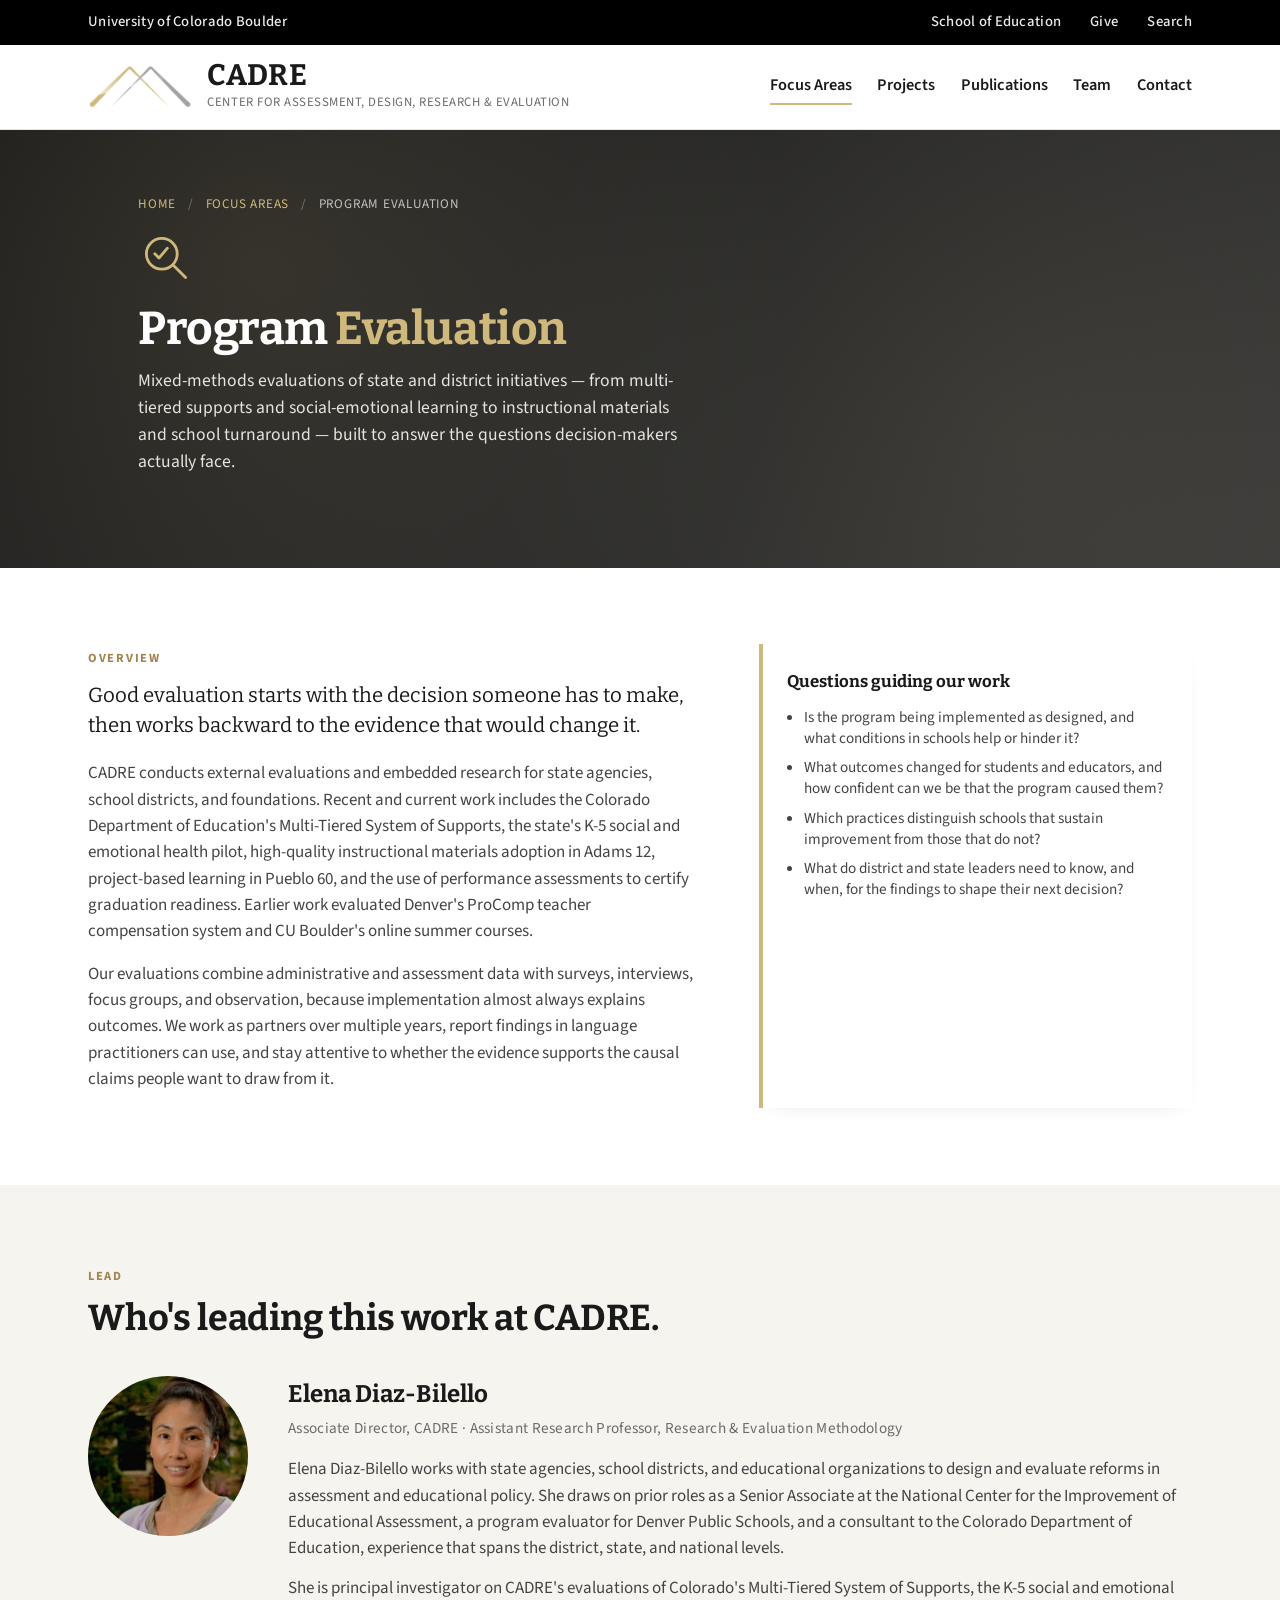
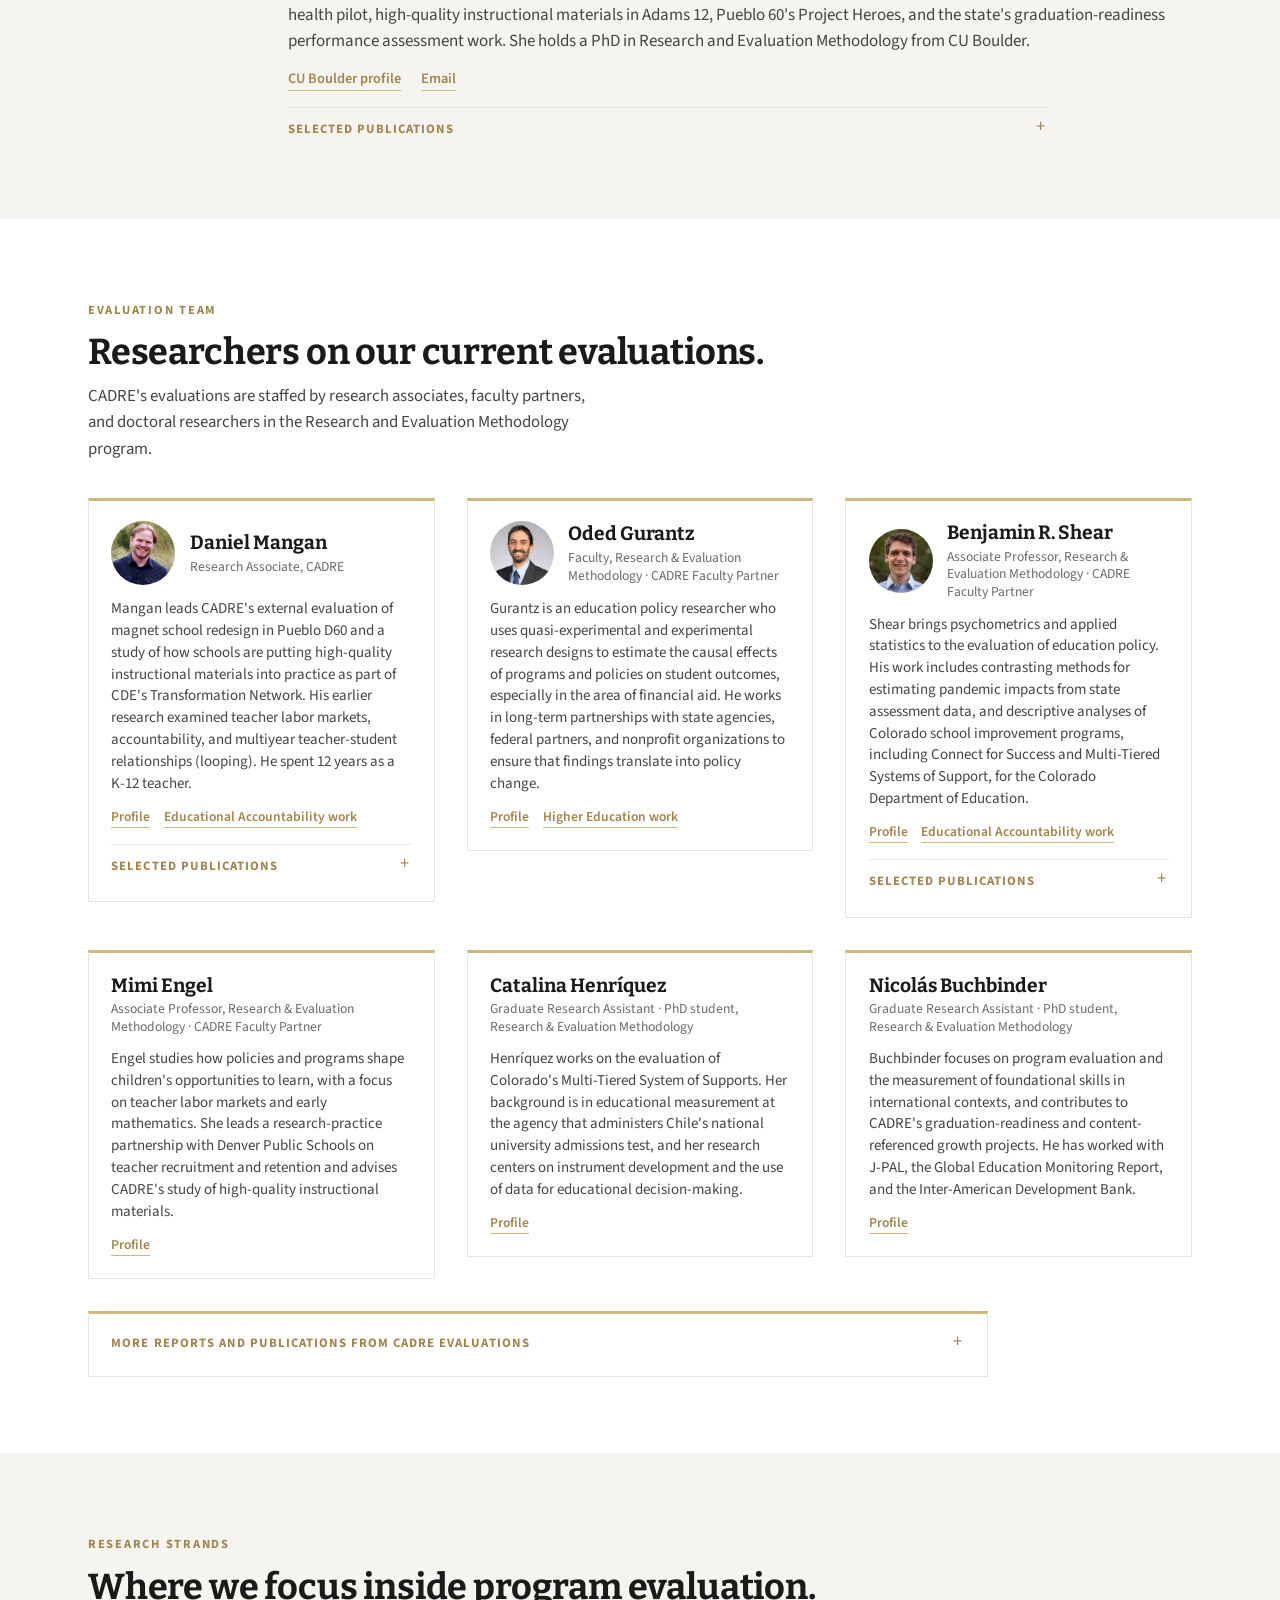
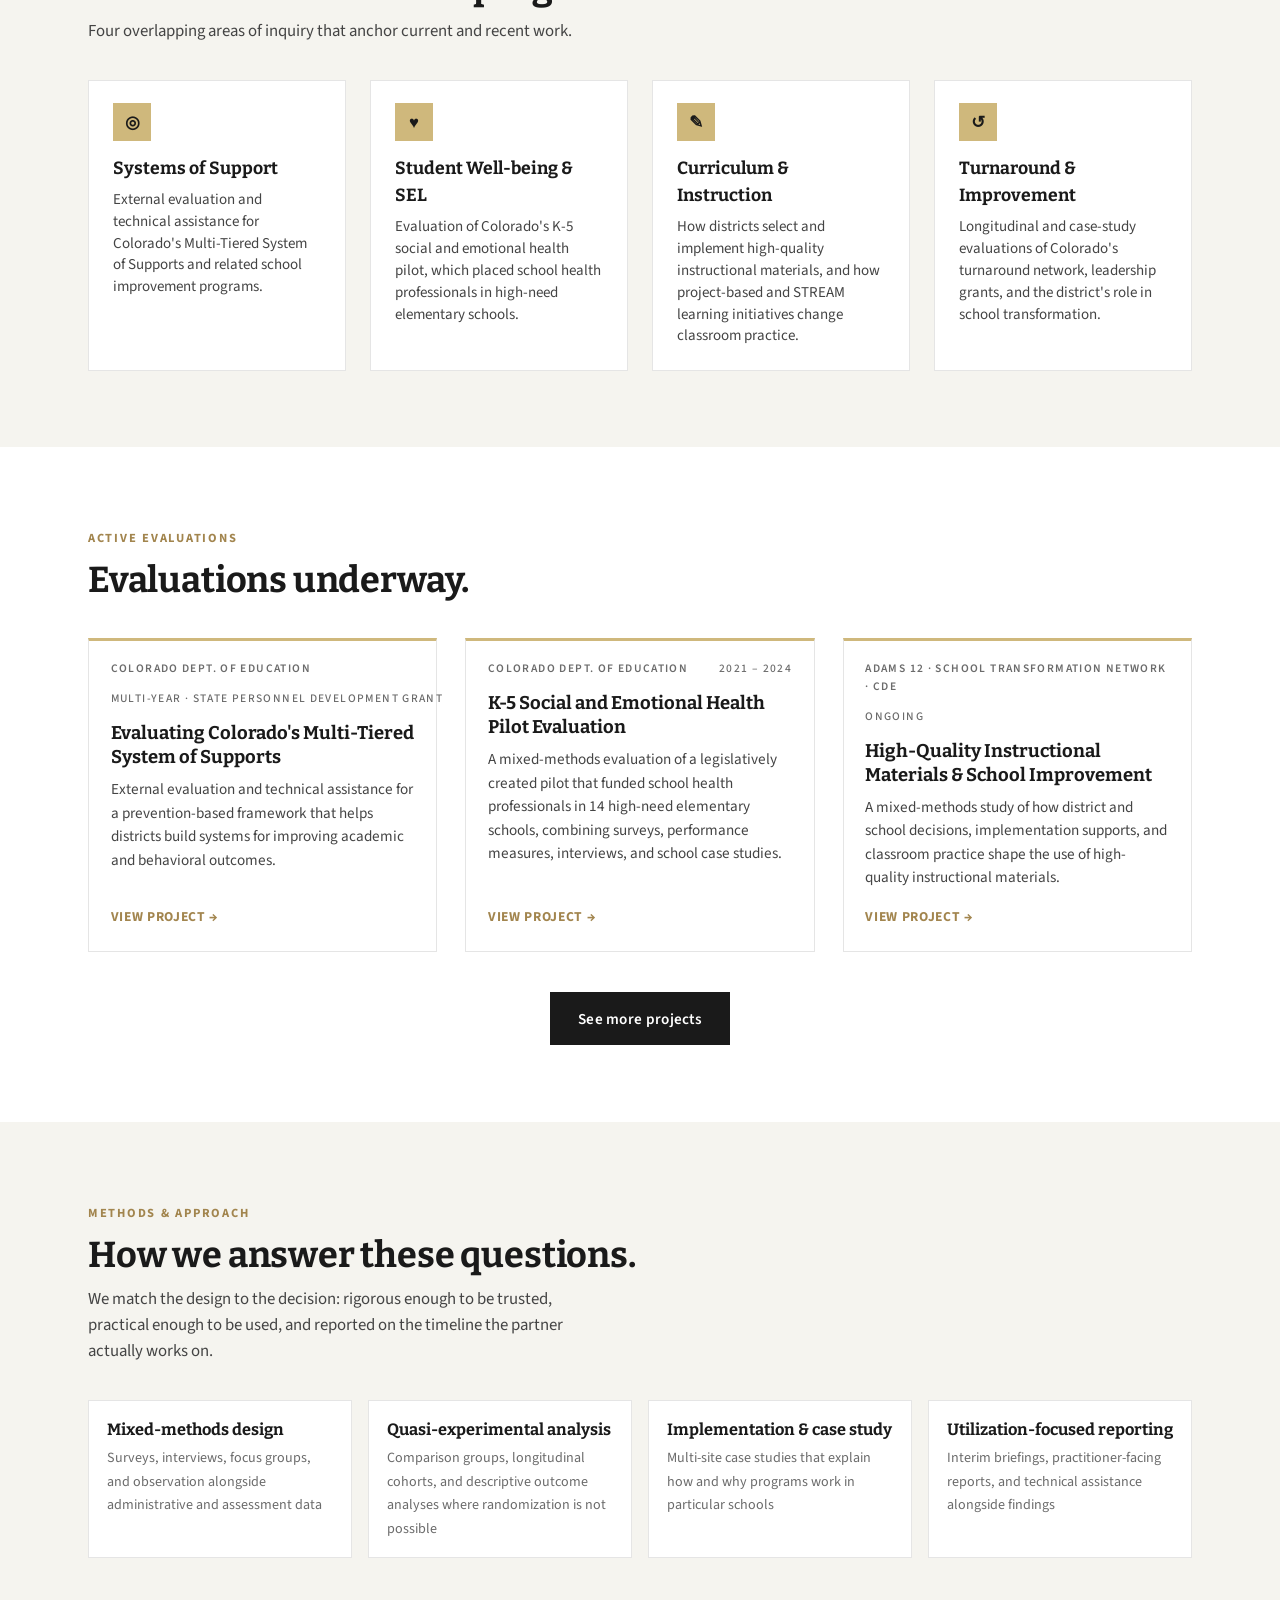
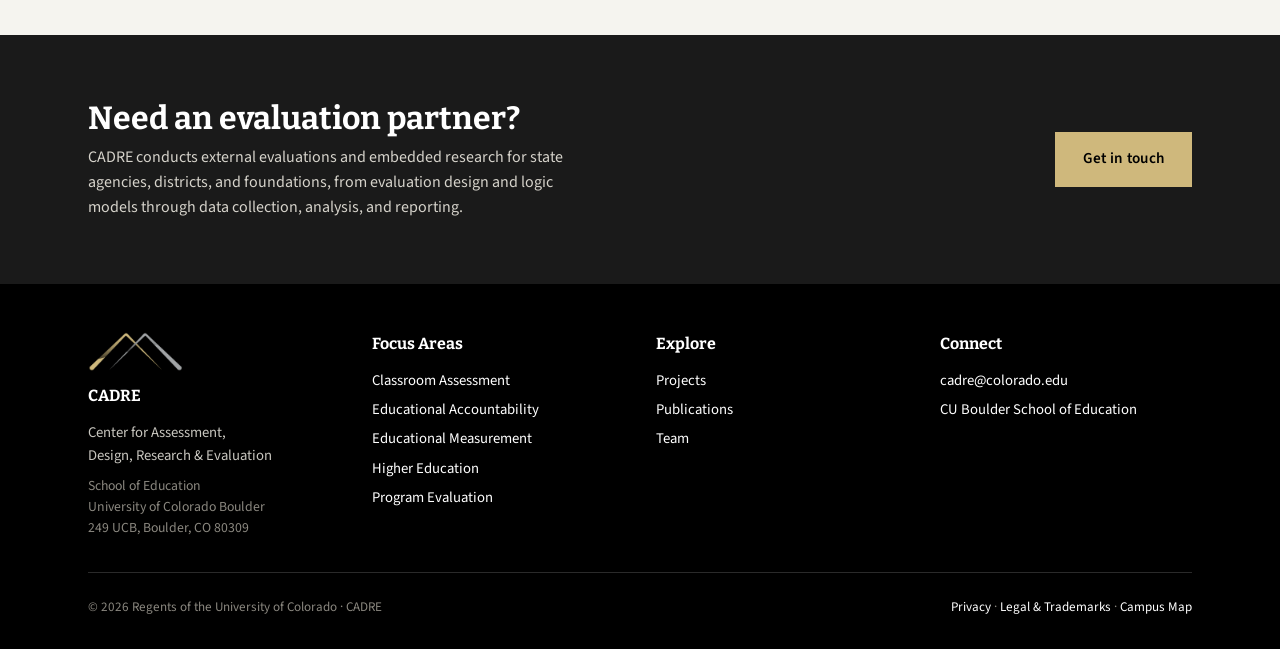
<file: program-evaluation.html>
<!doctype html>
<html lang="en">
<head>
<meta charset="utf-8">
<meta name="viewport" content="width=device-width, initial-scale=1">
<meta name="robots" content="noindex, nofollow">
<title>Program Evaluation — CADRE | CU Boulder</title>
<meta name="description" content="Mixed-methods evaluations of state and district initiatives — multi-tiered supports, social-emotional learning, instructional materials, performance assessment, and school turnaround — built to inform real decisions.">
<link rel="preconnect" href="https://fonts.googleapis.com">
<link rel="preconnect" href="https://fonts.gstatic.com" crossorigin>
<link href="https://fonts.googleapis.com/css2?family=Bitter:wght@600;700&family=Source+Sans+3:wght@300;400;600;700&display=swap" rel="stylesheet">
<link rel="icon" type="image/png" sizes="64x64" href="images/logo/favicon-64.png">
<link rel="apple-touch-icon" href="images/logo/apple-touch-icon.png">
<meta property="og:image" content="images/logo/cadre-logo.png">
<link rel="stylesheet" href="styles.css?v=20261001b">
</head>
<body>


<div class="cu-bar">
  <div class="container">
    <a href="https://www.colorado.edu/">University of Colorado Boulder</a>
    <div class="cu-bar-right">
      <a href="https://www.colorado.edu/education/">School of Education</a>
      <a href="#">Give</a>
      <a href="#">Search</a>
    </div>
  </div>
</div>

<header class="site-header">
  <div class="container">
    <a class="brand" href="index.html">
      <img class="brand-logo" src="images/logo/cadre-mark.png" alt="" width="480" height="201">
      <span class="brand-text">
        <span class="brand-mark">CADRE</span>
        <span class="brand-sub">Center for Assessment, Design, Research &amp; Evaluation</span>
      </span>
    </a>
    <button class="nav-toggle" aria-expanded="false" aria-controls="primary-nav" onclick="this.nextElementSibling.classList.toggle('open')">Menu</button>
    <nav class="primary" id="primary-nav">
      <a href="index.html#focus" class="active">Focus Areas</a>
      <a href="index.html#projects">Projects</a>
      <a href="https://www.colorado.edu/cadre/publications">Publications</a>
      <a href="index.html#team">Team</a>
      <a href="index.html#contact">Contact</a>
    </nav>
  </div>
</header>

<section class="hero compact">
  <div class="container">
    <div>
      <div class="crumbs">
        <a href="index.html">Home</a>
        <span class="sep">/</span>
        <a href="index.html#focus">Focus Areas</a>
        <span class="sep">/</span>
        Program Evaluation
      </div>
      <svg class="hero-icon" viewBox="0 0 40 40" aria-hidden="true"><circle cx="17" cy="17" r="11"/><path d="M25 25l9 9" stroke-linecap="round"/><path d="M12 17l3 3 6-7" stroke-linecap="round" stroke-linejoin="round"/></svg>
      <h1>Program <span class="accent">Evaluation</span></h1>
      <p class="lede">Mixed-methods evaluations of state and district initiatives — from multi-tiered supports and social-emotional learning to instructional materials and school turnaround — built to answer the questions decision-makers actually face.</p>
    </div>
  </div>
</section>

<section class="block">
  <div class="container">
    <div class="area-overview">
      <div>
        <span class="eyebrow">Overview</span>
        <p class="lead-text">Good evaluation starts with the decision someone has to make, then works backward to the evidence that would change it.</p>
        <p class="body-text">CADRE conducts external evaluations and embedded research for state agencies, school districts, and foundations. Recent and current work includes the Colorado Department of Education's Multi-Tiered System of Supports, the state's K-5 social and emotional health pilot, high-quality instructional materials adoption in Adams 12, project-based learning in Pueblo 60, and the use of performance assessments to certify graduation readiness. Earlier work evaluated Denver's ProComp teacher compensation system and CU Boulder's online summer courses.</p>
        <p class="body-text">Our evaluations combine administrative and assessment data with surveys, interviews, focus groups, and observation, because implementation almost always explains outcomes. We work as partners over multiple years, report findings in language practitioners can use, and stay attentive to whether the evidence supports the causal claims people want to draw from it.</p>
      </div>
      <aside class="questions" aria-label="Research questions">
        <h4>Questions guiding our work</h4>
        <ul>
          <li>Is the program being implemented as designed, and what conditions in schools help or hinder it?</li>
          <li>What outcomes changed for students and educators, and how confident can we be that the program caused them?</li>
          <li>Which practices distinguish schools that sustain improvement from those that do not?</li>
          <li>What do district and state leaders need to know, and when, for the findings to shape their next decision?</li>
        </ul>
      </aside>
    </div>
  </div>
</section>

<section class="block block-soft">
  <div class="container">
    <div class="section-head">
      <span class="eyebrow">Lead</span>
      <h2>Who's leading this work at CADRE.</h2>
    </div>

    <div class="lead-person">
      <img class="lead-photo" src="images/team/elena-diaz-bilello.jpg" alt="" width="160" height="160" loading="lazy">
      <div>
        <h3>Elena Diaz-Bilello</h3>
        <p class="title">Associate Director, CADRE · Assistant Research Professor, Research &amp; Evaluation Methodology</p>
        <p>Elena Diaz-Bilello works with state agencies, school districts, and educational organizations to design and evaluate reforms in assessment and educational policy. She draws on prior roles as a Senior Associate at the National Center for the Improvement of Educational Assessment, a program evaluator for Denver Public Schools, and a consultant to the Colorado Department of Education, experience that spans the district, state, and national levels.</p>
        <p>She is principal investigator on CADRE's evaluations of Colorado's Multi-Tiered System of Supports, the K-5 social and emotional health pilot, high-quality instructional materials in Adams 12, Pueblo 60's Project Heroes, and the state's graduation-readiness performance assessment work. She holds a PhD in Research and Evaluation Methodology from CU Boulder.</p>
        <div class="lead-links">
          <a href="https://www.colorado.edu/education/elena-diaz-bilello">CU Boulder profile</a>
          <a href="mailto:elena.diazb@colorado.edu">Email</a>
        </div>
        <details class="card-pubs">
          <summary>Selected publications</summary>
          <ul class="pub-list">
            <li>
        <span class="pub-meta">2025 · Report</span>
        <span class="pub-title">The role of the school district in school transformation: Findings from Transformation Network districts in Colorado</span>
        <span class="pub-authors">Nath, K., McClure, K., &amp; Diaz-Bilello, E.</span>
        <span class="pub-venue">CADRE, for the Colorado Department of Education · <a href="https://resources.finalsite.net/images/v1779226843/cdestatecous/lf0hb5busmgvbdc1stud/2025_TheRoleoftheSchoolDistrictinSchoolTransformation-FindingsfromTransformationNetworkDistrictsinColorado.pdf">Read report</a></span>
      </li>
            <li>
        <span class="pub-meta">2024 · Report</span>
        <span class="pub-title">Learnings from a large district's experience with using performance-based assessments to evaluate graduation competencies</span>
        <span class="pub-authors">Diaz-Bilello, E., Nath, K., &amp; York, A.</span>
        <span class="pub-venue">CADRE, for the Colorado Department of Education · <a href="https://www.cde.state.co.us/postsecondary/2024cadrecasestudyreport">Read report</a></span>
      </li>
            <li>
        <span class="pub-meta">2024 · Evaluation summary</span>
        <span class="pub-title">K-5 SEL pilot grant evaluation</span>
        <span class="pub-authors">York, A., Nath, K., &amp; Diaz-Bilello, E.</span>
        <span class="pub-venue">CADRE, University of Colorado Boulder · <a href="https://www.colorado.edu/cadre/2024/03/27/k-5-sel-pilot-grant-evaluation">Read summary</a></span>
      </li>
          </ul>
        </details>
      </div>
    </div>
  </div>
</section>

<section class="block">
  <div class="container">
    <div class="section-head">
      <span class="eyebrow">Evaluation team</span>
      <h2>Researchers on our current evaluations.</h2>
      <p>CADRE's evaluations are staffed by research associates, faculty partners, and doctoral researchers in the Research and Evaluation Methodology program.</p>
    </div>

    <div class="faculty-grid">
      <div class="faculty-card">
        <div class="head"><img class="headshot-sm" src="images/team/daniel-mangan.jpg" alt="" width="64" height="64" loading="lazy">
          <div><h3 class="name">Daniel Mangan</h3>
          <p class="title">Research Associate, CADRE</p></div></div>
          <p class="bio">Mangan leads CADRE's external evaluation of magnet school redesign in Pueblo D60 and a study of how schools are putting high-quality instructional materials into practice as part of CDE's Transformation Network. His earlier research examined teacher labor markets, accountability, and multiyear teacher-student relationships (looping). He spent 12 years as a K-12 teacher.</p>
          <div class="links">
            <a href="https://www.colorado.edu/education/daniel-mangan">Profile</a>
            <a href="accountability.html">Educational Accountability work</a>
          </div>
        <details class="card-pubs">
          <summary>Selected publications</summary>
          <ul class="pub-list">
            <li>
            <span class="pub-meta">2026 · Report</span>
            <span class="pub-title">Investigation of EBLP to stabilize school test score metrics in Colorado</span>
            <span class="pub-authors">Shear, B. R., Whitfield, E. W., &amp; Mangan, D.</span>
            <span class="pub-venue">CADRE, University of Colorado Boulder · <a href="https://www.colorado.edu/cadre/2026/06/26/investigation-eblp-stabilize-school-test-score-metrics-colorado">Read report</a></span>
            </li>
          </ul>
        </details>
      </div>
      <div class="faculty-card">
        <div class="head"><img class="headshot-sm" src="images/team/oded-gurantz.jpg" alt="" width="64" height="64" loading="lazy">
          <div><h3 class="name">Oded Gurantz</h3>
          <p class="title">Faculty, Research &amp; Evaluation Methodology · CADRE Faculty Partner</p></div></div>
          <p class="bio">Gurantz is an education policy researcher who uses quasi-experimental and experimental research designs to estimate the causal effects of programs and policies on student outcomes, especially in the area of financial aid. He works in long-term partnerships with state agencies, federal partners, and nonprofit organizations to ensure that findings translate into policy change.</p>
          <div class="links">
            <a href="https://www.colorado.edu/education/oded-gurantz">Profile</a>
            <a href="higher-education.html">Higher Education work</a>
          </div>
      </div>
      <div class="faculty-card">
        <div class="head"><img class="headshot-sm" src="images/team/benjamin-shear.jpg" alt="" width="64" height="64" loading="lazy">
          <div><h3 class="name">Benjamin R. Shear</h3>
          <p class="title">Associate Professor, Research &amp; Evaluation Methodology · CADRE Faculty Partner</p></div></div>
          <p class="bio">Shear brings psychometrics and applied statistics to the evaluation of education policy. His work includes contrasting methods for estimating pandemic impacts from state assessment data, and descriptive analyses of Colorado school improvement programs, including Connect for Success and Multi-Tiered Systems of Support, for the Colorado Department of Education.</p>
          <div class="links">
            <a href="https://www.colorado.edu/education/benjamin-shear">Profile</a>
            <a href="accountability.html">Educational Accountability work</a>
          </div>
        <details class="card-pubs">
          <summary>Selected publications</summary>
          <ul class="pub-list">
            <li>
            <span class="pub-meta">2022 · Report</span>
            <span class="pub-title">Descriptive analyses of Connect for Success, Multi-Tiered Systems of Support, and Accountability Pathways</span>
            <span class="pub-authors">Shear, B. R., et al.</span>
            <span class="pub-venue">CADRE, for the Colorado Department of Education · <a href="https://www.colorado.edu/cadre/2022/04/08/descriptive-analyses-connect-success-multi-tiered-systems-support-and-accountability">Read report</a></span>
            </li>
          </ul>
        </details>
      </div>

      <div class="faculty-card">
        <div class="head"><div><h3 class="name">Mimi Engel</h3>
          <p class="title">Associate Professor, Research &amp; Evaluation Methodology · CADRE Faculty Partner</p></div></div>
          <p class="bio">Engel studies how policies and programs shape children's opportunities to learn, with a focus on teacher labor markets and early mathematics. She leads a research-practice partnership with Denver Public Schools on teacher recruitment and retention and advises CADRE's study of high-quality instructional materials.</p>
          <div class="links">
            <a href="https://www.colorado.edu/education/mimi-engel">Profile</a>
      </div>
      </div>

      <div class="faculty-card">
        <div class="head"><div><h3 class="name">Catalina Henríquez</h3>
          <p class="title">Graduate Research Assistant · PhD student, Research &amp; Evaluation Methodology</p></div></div>
          <p class="bio">Henríquez works on the evaluation of Colorado's Multi-Tiered System of Supports. Her background is in educational measurement at the agency that administers Chile's national university admissions test, and her research centers on instrument development and the use of data for educational decision-making.</p>
          <div class="links">
            <a href="https://www.colorado.edu/education/catalina-henriquez">Profile</a>
      </div>
      </div>

      <div class="faculty-card">
        <div class="head"><div><h3 class="name">Nicolás Buchbinder</h3>
          <p class="title">Graduate Research Assistant · PhD student, Research &amp; Evaluation Methodology</p></div></div>
          <p class="bio">Buchbinder focuses on program evaluation and the measurement of foundational skills in international contexts, and contributes to CADRE's graduation-readiness and content-referenced growth projects. He has worked with J-PAL, the Global Education Monitoring Report, and the Inter-American Development Bank.</p>
          <div class="links">
            <a href="https://www.colorado.edu/education/nicolas-buchbinder">Profile</a>
      </div>
      </div>
    </div>

    <details class="card-pubs more-pubs">
      <summary>More reports and publications from CADRE evaluations</summary>
      <ul class="pub-list">
          <li>
            <span class="pub-meta">2022 · Report</span>
            <span class="pub-title">Learnings from a multi-site case study of former turnaround schools</span>
            <span class="pub-authors">CADRE, for the Colorado Department of Education</span>
            <span class="pub-venue">Qualitative study of three former low-performing schools that sustained achievement gains · <a href="https://www.colorado.edu/cadre/2022/08/12/learnings-multi-site-case-study-former-turnaround-schools">Read report</a></span>
          </li>
          <li>
            <span class="pub-meta">2017 · Article</span>
            <span class="pub-title">How school and district leaders access, perceive, and use research</span>
            <span class="pub-authors">Penuel, W. R., Briggs, D. C., Davidson, K. L., Herlihy, C., Sherer, D., Hill, H. C., Farrell, C., &amp; Allen, A.</span>
            <span class="pub-venue"><em>AERA Open</em>, 3(2), 1–17 · <a href="https://doi.org/10.1177/2332858417705370">Read paper</a></span>
          </li>
          <li>
            <span class="pub-meta">2015 · Report</span>
            <span class="pub-title">Year 2 Denver ProComp evaluation report: Teacher retention and variability in bonus pay, 2001-02 through 2013-14</span>
            <span class="pub-authors">Atteberry, A., Briggs, D. C., LaCour, S., &amp; Bibilos, C.</span>
            <span class="pub-venue">CADRE, for Denver Public Schools · <a href="https://www.colorado.edu/cadre/denver-professional-compensation-procomp-evaluation">Read report</a></span>
          </li>
      </ul>
    </details>
  </div>
</section>

<section class="block block-soft">
  <div class="container">
    <div class="section-head">
      <span class="eyebrow">Research strands</span>
      <h2>Where we focus inside program evaluation.</h2>
      <p>Four overlapping areas of inquiry that anchor current and recent work.</p>
    </div>

    <div class="themes-grid">
      <div class="theme">
        <div class="icon" aria-hidden="true">◎</div>
        <h3>Systems of Support</h3>
        <p>External evaluation and technical assistance for Colorado's Multi-Tiered System of Supports and related school improvement programs.</p>
      </div>
      <div class="theme">
        <div class="icon" aria-hidden="true">♥</div>
        <h3>Student Well-being &amp; SEL</h3>
        <p>Evaluation of Colorado's K-5 social and emotional health pilot, which placed school health professionals in high-need elementary schools.</p>
      </div>
      <div class="theme">
        <div class="icon" aria-hidden="true">✎</div>
        <h3>Curriculum &amp; Instruction</h3>
        <p>How districts select and implement high-quality instructional materials, and how project-based and STREAM learning initiatives change classroom practice.</p>
      </div>
      <div class="theme">
        <div class="icon" aria-hidden="true">↺</div>
        <h3>Turnaround &amp; Improvement</h3>
        <p>Longitudinal and case-study evaluations of Colorado's turnaround network, leadership grants, and the district's role in school transformation.</p>
      </div>
    </div>
  </div>
</section>

<section class="block">
  <div class="container">
    <div class="section-head">
      <span class="eyebrow">Active evaluations</span>
      <h2>Evaluations underway.</h2>
    </div>

    <div class="card-row limit3">
      <a class="card flat" href="https://www.colorado.edu/cadre/cadre-projects">
        <div class="card-body">
          <div class="card-partner"><span>Colorado Dept. of Education</span><span class="card-when">Multi-year · State Personnel Development Grant</span></div>
          <h3>Evaluating Colorado's Multi-Tiered System of Supports</h3>
          <p>External evaluation and technical assistance for a prevention-based framework that helps districts build systems for improving academic and behavioral outcomes.</p>
          <span class="card-cta">View project</span>
        </div>
      </a>

      <a class="card flat" href="https://www.colorado.edu/cadre/2024/03/27/k-5-sel-pilot-grant-evaluation">
        <div class="card-body">
          <div class="card-partner"><span>Colorado Dept. of Education</span><span class="card-when">2021 – 2024</span></div>
          <h3>K-5 Social and Emotional Health Pilot Evaluation</h3>
          <p>A mixed-methods evaluation of a legislatively created pilot that funded school health professionals in 14 high-need elementary schools, combining surveys, performance measures, interviews, and school case studies.</p>
          <span class="card-cta">View project</span>
        </div>
      </a>

      <a class="card flat" href="https://www.colorado.edu/cadre/cadre-projects">
        <div class="card-body">
          <div class="card-partner"><span>Adams 12 · School Transformation Network · CDE</span><span class="card-when">Ongoing</span></div>
          <h3>High-Quality Instructional Materials &amp; School Improvement</h3>
          <p>A mixed-methods study of how district and school decisions, implementation supports, and classroom practice shape the use of high-quality instructional materials.</p>
          <span class="card-cta">View project</span>
        </div>
      </a>

      <a class="card flat" href="https://www.colorado.edu/cadre/cadre-projects">
        <div class="card-body">
          <div class="card-partner"><span>Pueblo School District 60</span><span class="card-when">Multi-year</span></div>
          <h3>Project Heroes</h3>
          <p>Evaluation of project-based learning and STREAM education initiatives across elementary, middle, and high schools in Pueblo.</p>
          <span class="card-cta">View project</span>
        </div>
      </a>

      <a class="card flat" href="https://www.cde.state.co.us/postsecondary/2024cadrecasestudyreport">
        <div class="card-body">
          <div class="card-partner"><span>CDE · Aurora Public Schools · New Legacy Charter School</span><span class="card-when">2020 – Present</span></div>
          <h3>Authentic Performance Assessments &amp; Graduation Readiness</h3>
          <p>A mixed-methods partnership examining how Colorado districts use capstone projects and performance assessments to make graduation-readiness decisions, and the conditions under which those assessments work well for students.</p>
          <span class="card-cta">Read the case study</span>
        </div>
      </a>
    </div>

    <div class="section-foot">
      <button class="btn btn-dark" type="button" data-more aria-expanded="false">See more projects</button>
    </div>
  </div>
</section>

<section class="block block-soft">
  <div class="container">
    <div class="section-head">
      <span class="eyebrow">Methods &amp; approach</span>
      <h2>How we answer these questions.</h2>
      <p>We match the design to the decision: rigorous enough to be trusted, practical enough to be used, and reported on the timeline the partner actually works on.</p>
    </div>

    <div class="methods-grid">
      <div class="method-pill">
        <strong>Mixed-methods design</strong>
        <span>Surveys, interviews, focus groups, and observation alongside administrative and assessment data</span>
      </div>
      <div class="method-pill">
        <strong>Quasi-experimental analysis</strong>
        <span>Comparison groups, longitudinal cohorts, and descriptive outcome analyses where randomization is not possible</span>
      </div>
      <div class="method-pill">
        <strong>Implementation &amp; case study</strong>
        <span>Multi-site case studies that explain how and why programs work in particular schools</span>
      </div>
      <div class="method-pill">
        <strong>Utilization-focused reporting</strong>
        <span>Interim briefings, practitioner-facing reports, and technical assistance alongside findings</span>
      </div>
    </div>
  </div>
</section>

<section class="cta-strip">
  <div class="container">
    <div>
      <h2>Need an evaluation partner?</h2>
      <p>CADRE conducts external evaluations and embedded research for state agencies, districts, and foundations, from evaluation design and logic models through data collection, analysis, and reporting.</p>
    </div>
    <div>
      <a class="btn btn-gold" href="mailto:cadre@colorado.edu">Get in touch</a>
    </div>
  </div>
</section>

<footer class="site-footer">
  <div class="container">
    <div class="foot-grid">
      <div>
        <img class="foot-logo" src="images/logo/cadre-mark.png" alt="" width="480" height="201">
        <h4>CADRE</h4>
        <p style="margin:0 0 0.5rem">Center for Assessment,<br>Design, Research &amp; Evaluation</p>
        <p style="margin:0;color:#8a877f;font-size:0.86rem">School of Education<br>University of Colorado Boulder<br>249 UCB, Boulder, CO 80309</p>
      </div>
      <div>
        <h4>Focus Areas</h4>
        <ul>
          <li><a href="classroom-assessment.html">Classroom Assessment</a></li>
          <li><a href="accountability.html">Educational Accountability</a></li>
          <li><a href="educational-measurement.html">Educational Measurement</a></li>
          <li><a href="higher-education.html">Higher Education</a></li>
          <li><a href="program-evaluation.html">Program Evaluation</a></li>
        </ul>
      </div>
      <div>
        <h4>Explore</h4>
        <ul>
          <li><a href="index.html#projects">Projects</a></li>
          <li><a href="https://www.colorado.edu/cadre/publications">Publications</a></li>
          <li><a href="index.html#team">Team</a></li>
        </ul>
      </div>
      <div>
        <h4>Connect</h4>
        <ul>
          <li><a href="mailto:cadre@colorado.edu">cadre@colorado.edu</a></li>
          <li><a href="https://www.colorado.edu/education/">CU Boulder School of Education</a></li>
        </ul>
      </div>
    </div>
    <div class="foot-bottom">
      <span>&copy; 2026 Regents of the University of Colorado &middot; CADRE</span>
      <span>
        <a href="https://www.colorado.edu/about/privacy-statement">Privacy</a> &middot;
        <a href="https://www.colorado.edu/about/legal-trademarks">Legal &amp; Trademarks</a> &middot;
        <a href="https://www.colorado.edu/map">Campus Map</a>
      </span>
    </div>
  </div>
</footer>

<script data-more-script>
document.querySelectorAll('[data-more]').forEach(function(b){
  var row=b.closest('.container').querySelector('.card-row');
  b.addEventListener('click',function(){
    var open=row.classList.toggle('expanded');
    b.setAttribute('aria-expanded',open);
    b.textContent=open?'Show fewer projects':'See more projects';
  });
});
</script>
</body>
</html>
</file>
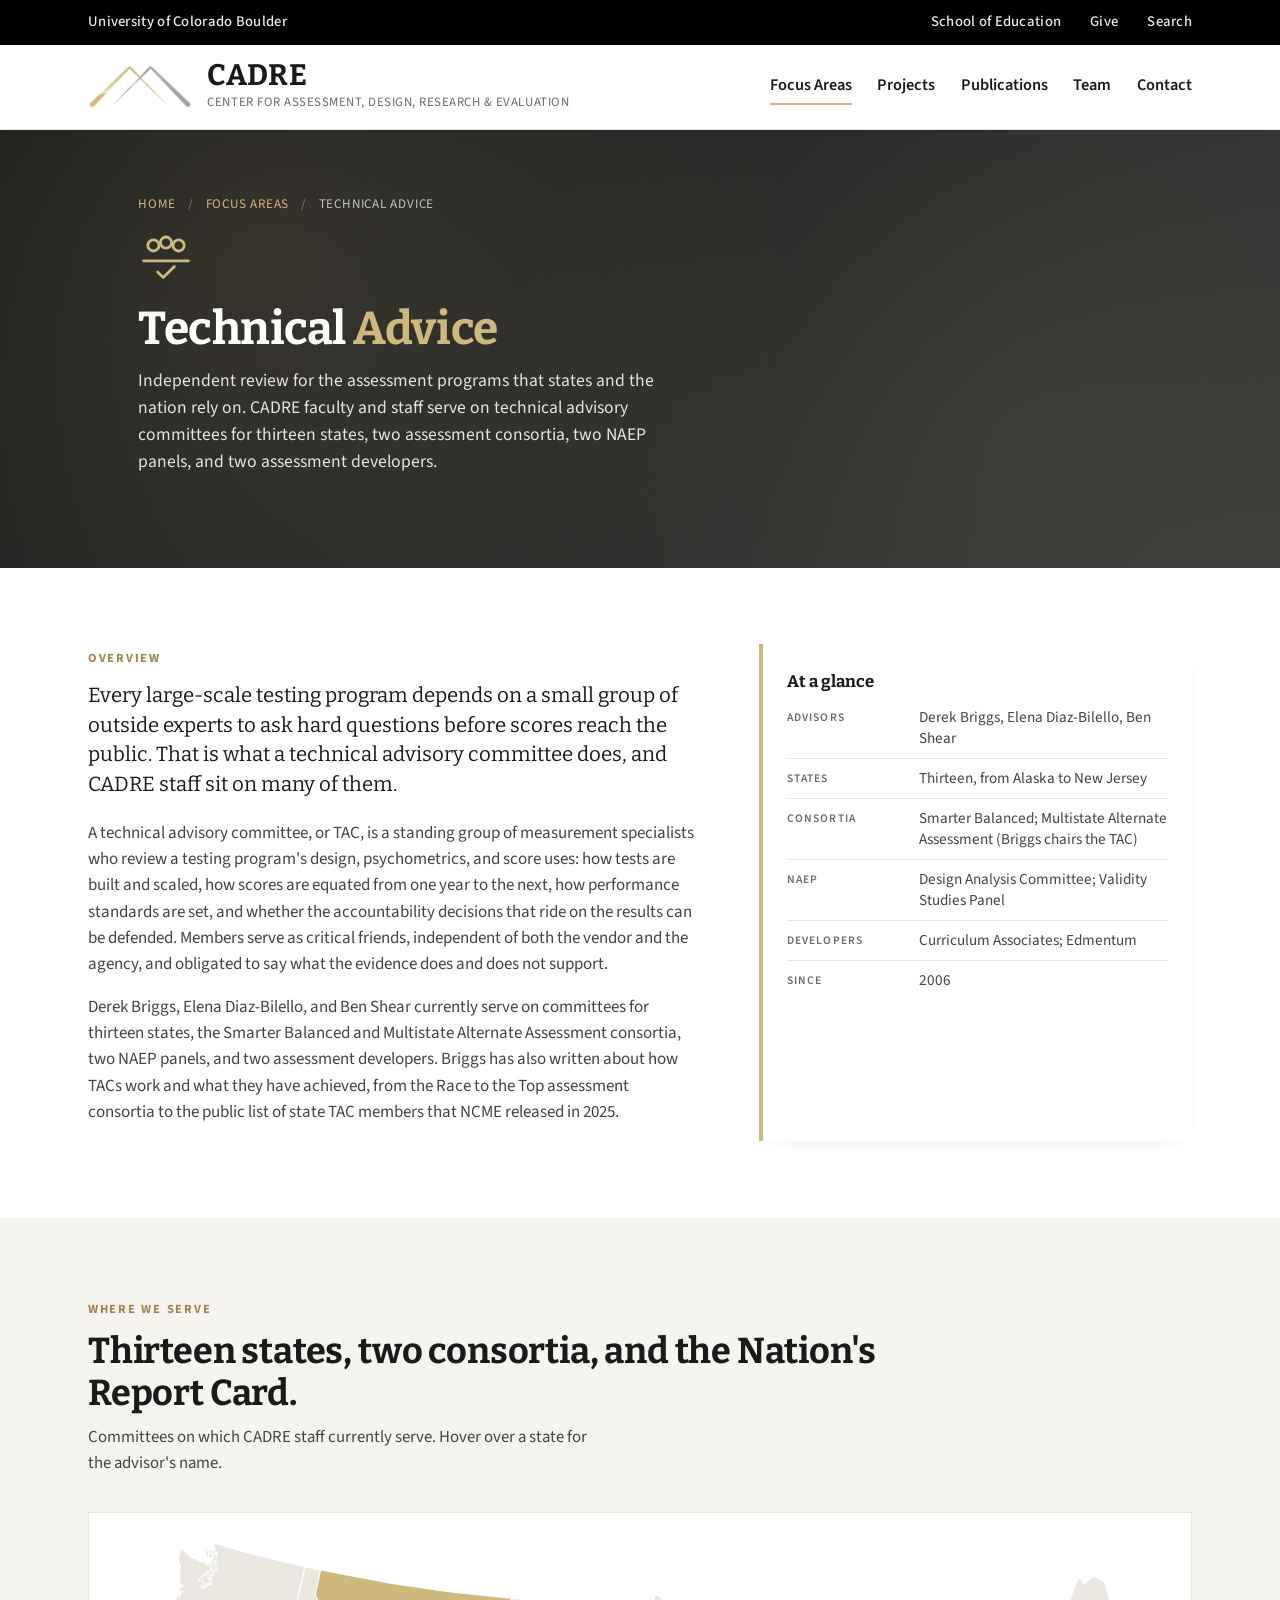
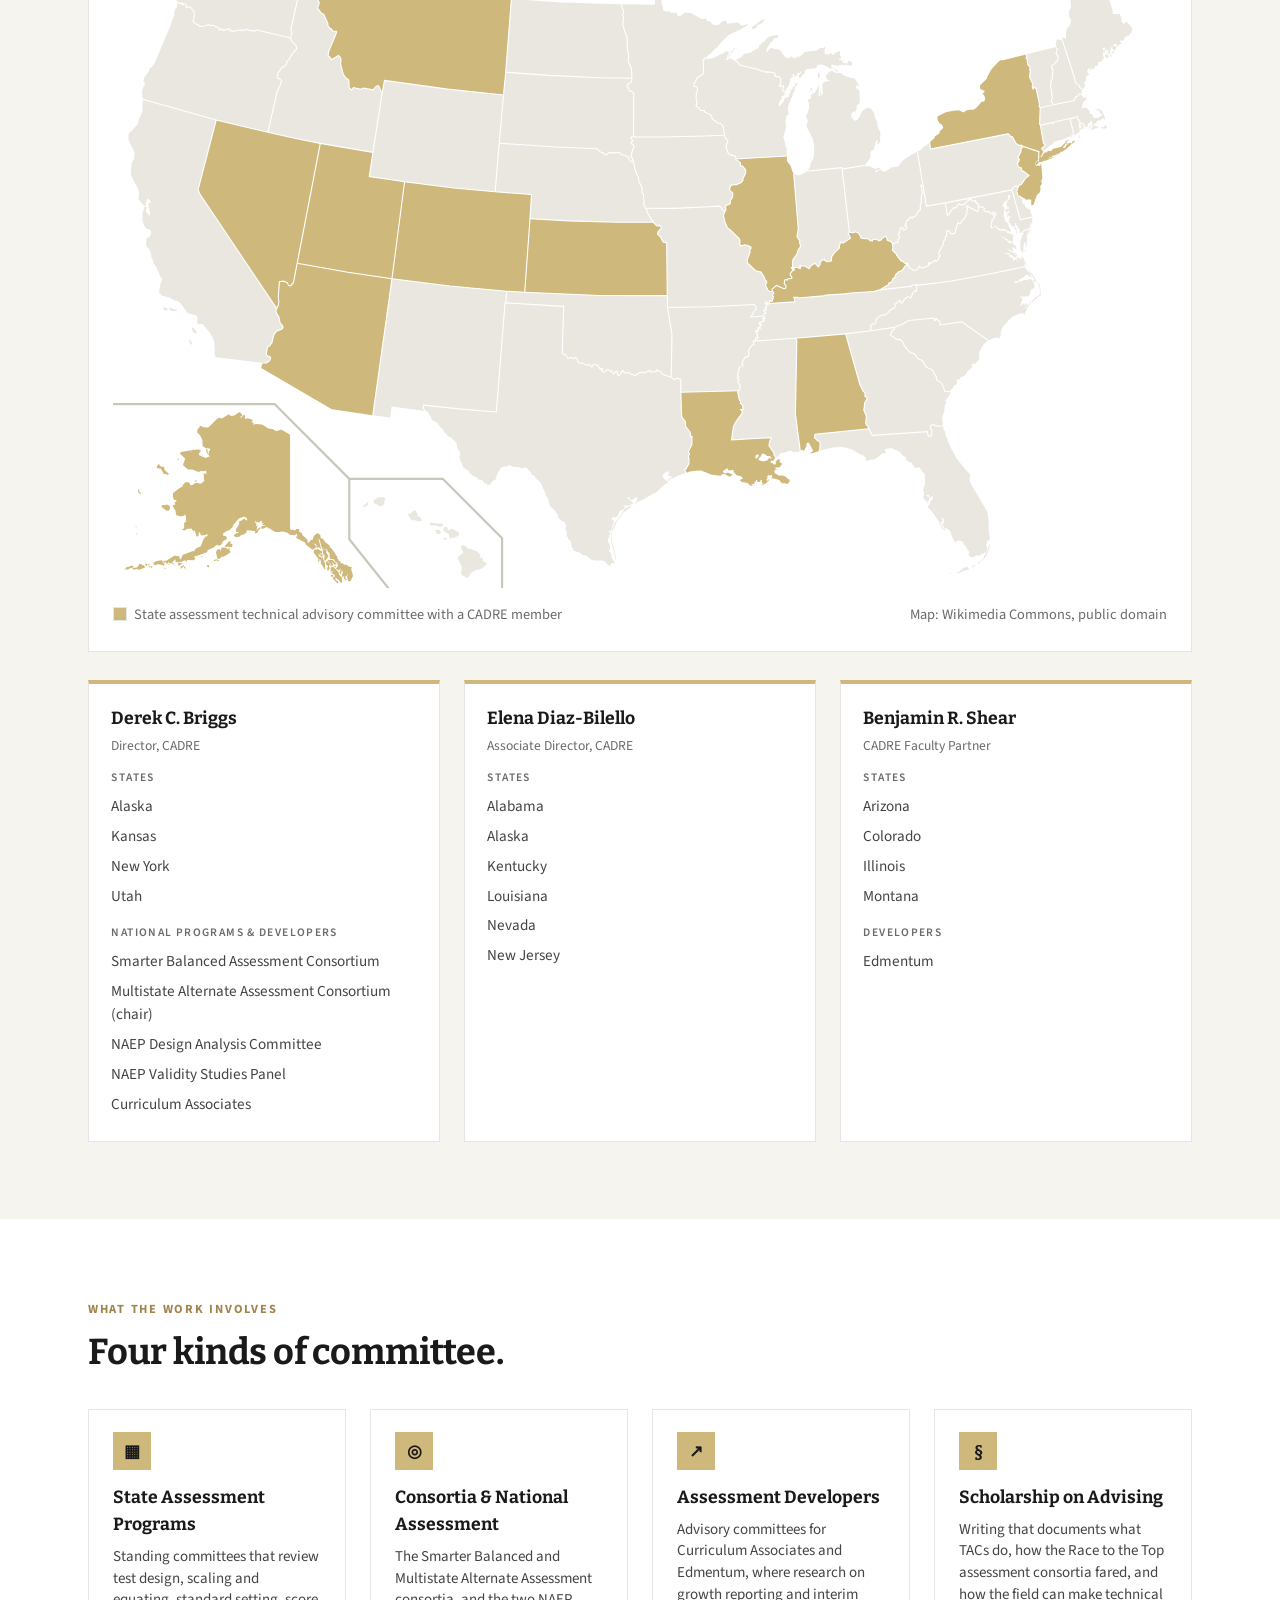
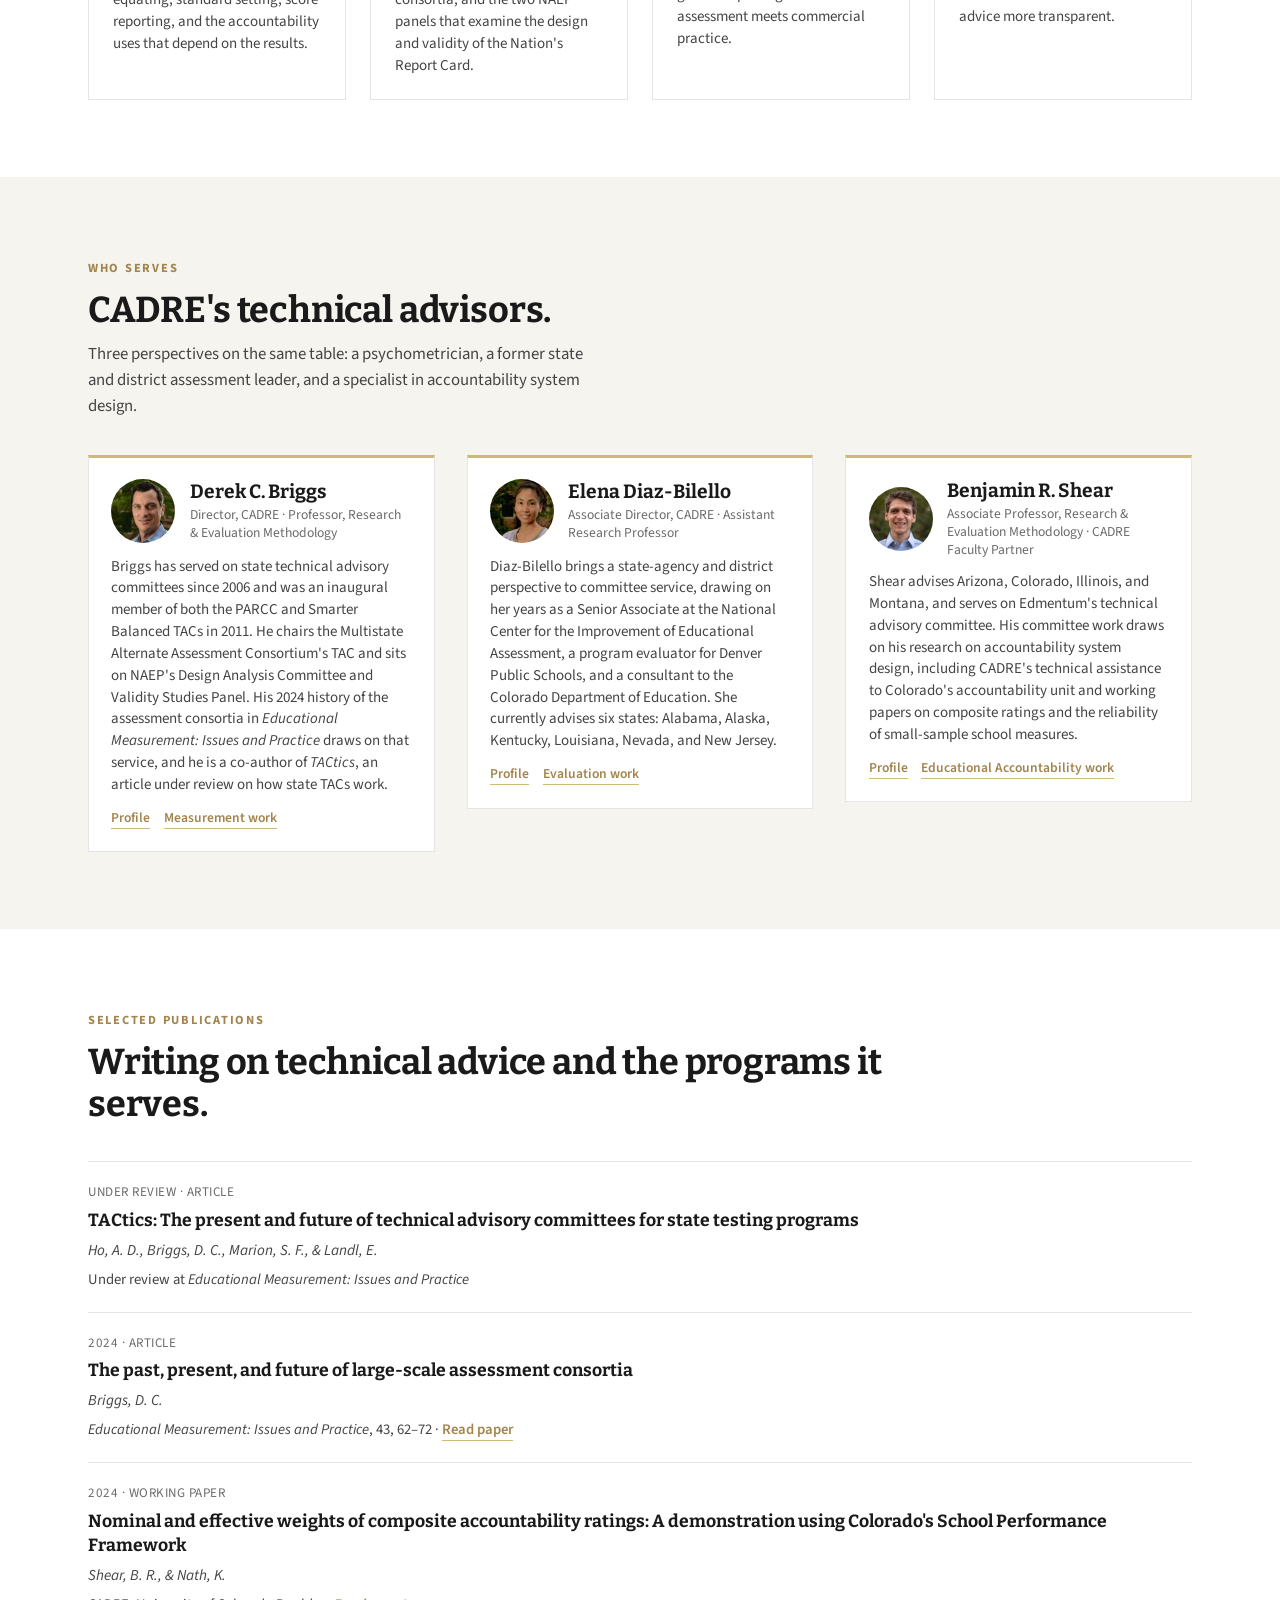
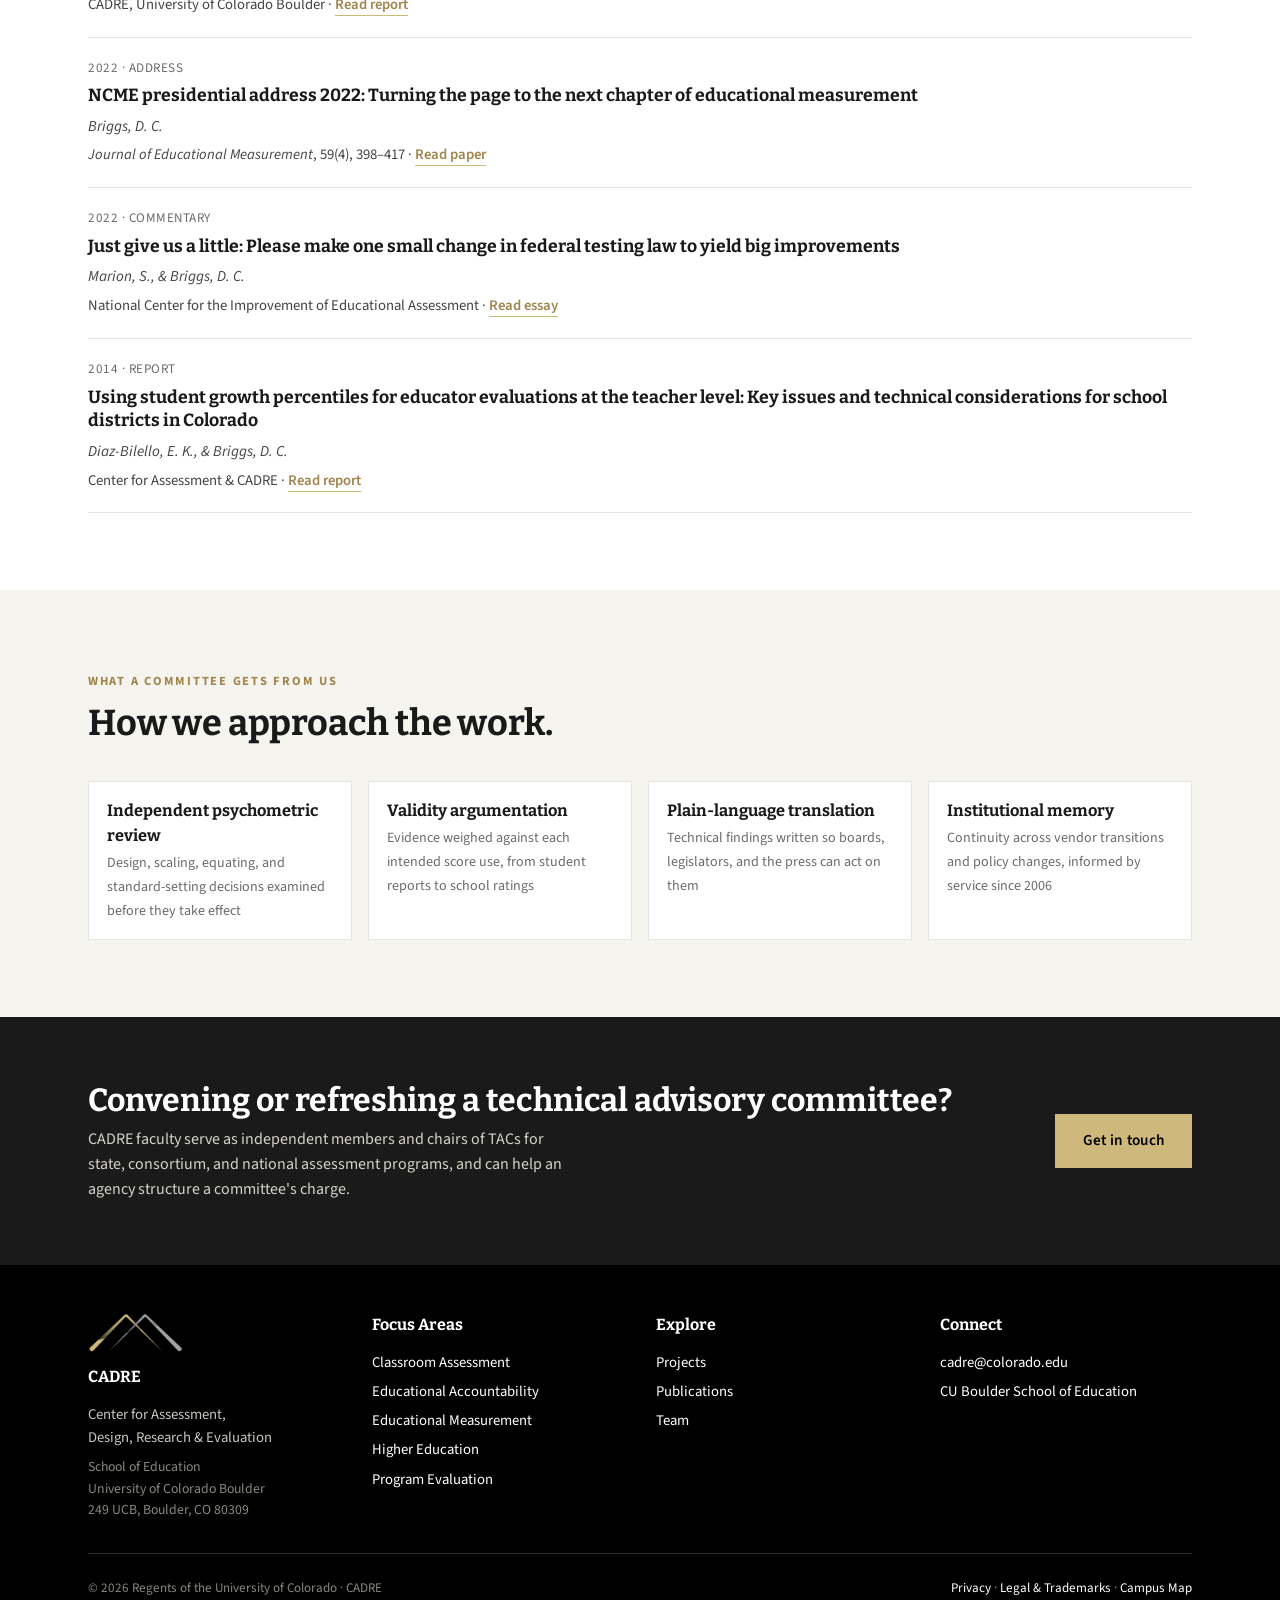
<file: technical-advice.html>
<!doctype html>
<html lang="en">
<head>
<meta charset="utf-8">
<meta name="viewport" content="width=device-width, initial-scale=1">
<meta name="robots" content="noindex, nofollow">
<title>Technical Advice — CADRE | CU Boulder</title>
<meta name="description" content="CADRE faculty and staff serve on the technical advisory committees that review state and national assessment programs: thirteen states, two assessment consortia, two NAEP panels, and two assessment developers.">
<link rel="preconnect" href="https://fonts.googleapis.com">
<link rel="preconnect" href="https://fonts.gstatic.com" crossorigin>
<link href="https://fonts.googleapis.com/css2?family=Bitter:wght@600;700&family=Source+Sans+3:wght@300;400;600;700&display=swap" rel="stylesheet">
<link rel="icon" type="image/png" sizes="64x64" href="images/logo/favicon-64.png">
<link rel="apple-touch-icon" href="images/logo/apple-touch-icon.png">
<meta property="og:image" content="images/logo/cadre-logo.png">
<link rel="stylesheet" href="styles.css?v=20261001b">
</head>
<body>


<div class="cu-bar">
  <div class="container">
    <a href="https://www.colorado.edu/">University of Colorado Boulder</a>
    <div class="cu-bar-right">
      <a href="https://www.colorado.edu/education/">School of Education</a>
      <a href="#">Give</a>
      <a href="#">Search</a>
    </div>
  </div>
</div>

<header class="site-header">
  <div class="container">
    <a class="brand" href="index.html">
      <img class="brand-logo" src="images/logo/cadre-mark.png" alt="" width="480" height="201">
      <span class="brand-text">
        <span class="brand-mark">CADRE</span>
        <span class="brand-sub">Center for Assessment, Design, Research &amp; Evaluation</span>
      </span>
    </a>
    <button class="nav-toggle" aria-expanded="false" aria-controls="primary-nav" onclick="this.nextElementSibling.classList.toggle('open')">Menu</button>
    <nav class="primary" id="primary-nav">
      <a href="index.html#focus" class="active">Focus Areas</a>
      <a href="index.html#projects">Projects</a>
      <a href="https://www.colorado.edu/cadre/publications">Publications</a>
      <a href="index.html#team">Team</a>
      <a href="index.html#contact">Contact</a>
    </nav>
  </div>
</header>

<section class="hero compact">
  <div class="container">
    <div>
      <div class="crumbs">
        <a href="index.html">Home</a>
        <span class="sep">/</span>
        <a href="index.html#focus">Focus Areas</a>
        <span class="sep">/</span>
        Technical Advice
      </div>
      <svg class="hero-icon" viewBox="0 0 40 40" aria-hidden="true"><circle cx="11" cy="11" r="4"/><circle cx="20" cy="9" r="4"/><circle cx="29" cy="11" r="4"/><path d="M4 22h32" stroke-linecap="round"/><path d="M14 30l4 4 8-8" stroke-linecap="round" stroke-linejoin="round"/></svg>
      <h1>Technical <span class="accent">Advice</span></h1>
      <p class="lede">Independent review for the assessment programs that states and the nation rely on. CADRE faculty and staff serve on technical advisory committees for thirteen states, two assessment consortia, two NAEP panels, and two assessment developers.</p>
    </div>
  </div>
</section>

<section class="block">
  <div class="container">
    <div class="area-overview">
      <div>
        <span class="eyebrow">Overview</span>
        <p class="lead-text">Every large-scale testing program depends on a small group of outside experts to ask hard questions before scores reach the public. That is what a technical advisory committee does, and CADRE staff sit on many of them.</p>
        <p class="body-text">A technical advisory committee, or TAC, is a standing group of measurement specialists who review a testing program's design, psychometrics, and score uses: how tests are built and scaled, how scores are equated from one year to the next, how performance standards are set, and whether the accountability decisions that ride on the results can be defended. Members serve as critical friends, independent of both the vendor and the agency, and obligated to say what the evidence does and does not support.</p>
        <p class="body-text">Derek Briggs, Elena Diaz-Bilello, and Ben Shear currently serve on committees for thirteen states, the Smarter Balanced and Multistate Alternate Assessment consortia, two NAEP panels, and two assessment developers. Briggs has also written about how TACs work and what they have achieved, from the Race to the Top assessment consortia to the public list of state TAC members that NCME released in 2025.</p>
      </div>
      <aside class="questions facts" aria-label="Technical advising at a glance">
        <h4>At a glance</h4>
        <ul>
          <li><strong>Advisors</strong><span>Derek Briggs, Elena Diaz-Bilello, Ben Shear</span></li>
          <li><strong>States</strong><span>Thirteen, from Alaska to New Jersey</span></li>
          <li><strong>Consortia</strong><span>Smarter Balanced; Multistate Alternate Assessment (Briggs chairs the TAC)</span></li>
          <li><strong>NAEP</strong><span>Design Analysis Committee; Validity Studies Panel</span></li>
          <li><strong>Developers</strong><span>Curriculum Associates; Edmentum</span></li>
          <li><strong>Since</strong><span>2006</span></li>
        </ul>
      </aside>
    </div>
  </div>
</section>

<section class="block block-soft">
  <div class="container">
    <div class="section-head">
      <span class="eyebrow">Where we serve</span>
      <h2>Thirteen states, two consortia, and the Nation's Report Card.</h2>
      <p>Committees on which CADRE staff currently serve. Hover over a state for the advisor's name.</p>
    </div>

    <div class="map-wrap">
      <!-- Base map: "Blank US Map (states only)", Wikimedia Commons, public domain. Served states carry class "served". -->
      <svg class="us-map" viewBox="0 0 959 593" xmlns="http://www.w3.org/2000/svg" role="img" aria-labelledby="usmap-title usmap-desc"><title id="usmap-title">States where CADRE staff serve on assessment technical advisory committees</title><desc id="usmap-desc">Alabama, Alaska, Arizona, Colorado, Illinois, Kansas, Kentucky, Louisiana, Montana, Nevada, New Jersey, New York, and Utah are highlighted.</desc><g class="state"><path class="al served" d="m 643,467.4 .4,-7.3 -.9,-1.2 -1.7,-.7 -2.5,-2.8 .5,-2.9 48.8,-5.1 -.7,-2.2 -1.5,-1.5 -.5,-1.4 .6,-6.3 -2.4,-5.7 .5,-2.6 .3,-3.7 2.2,-3.8 -.2,-1.1 -1.7,-1 v -3.2 l -1.8,-1.9 -2.9,-6.1 -12.9,-45.8 -45.7,4 1.3,2 -1.3,67 4.4,33.2 .9,-.5 1.3,.1 .6,.4 .8,-.1 2,-3.8 v -2.3 l 1.1,-1.1 1.4,.5 3.4,6.4 v .9 l -3.3,2.2 3.5,-.4 4.9,-1.6 z"><title>Alabama — Diaz-Bilello</title></path><path class="ak served" d="m 15.8,572 h 2.4 l .7,.7 -1,1.2 -1.9,.2 -2.5,1.3 -3.7,-.1 2.2,-.9 .3,-1.1 2.5,-.3 z m 8.3,-1.7 1.3,.5 h .9 l .5,1.2 .3,-.6 .9,.2 1.1,1.5 0,.5 -4.2,1.9 -2.4,-.1 -1,-.5 -1.1,.7 -2,0 -1.1,-1.4 4.7,-.5 z m 5.4,-.1 1,.1 .7,.7 v 1 l -1.3,.1 -.9,-1.1 z m 2.5,.3 1.3,-.1 -.1,1 -1.1,.6 z m .3,2.2 3.4,-.1 .2,1.1 -1.3,.1 -.3,-.5 -.8,.6 -.4,-.6 -.9,-.2 z m 166.3,7.6 2.1,.1 -1,1.9 -1.1,-.1 -.4,-.8 .5,-1.3 m -1.1,-2.9 .6,-1.3 -.2,-2.3 2.4,-.5 4.5,4.4 1.3,3.4 1.9,1.6 .3,5.1 -1.4,0 -1.3,-2.3 -3.1,-2.4 h -.6 l 1.1,2.8 1.7,.2 .2,2.1 -.9,.1 -4.1,-4.4 -.1,-.9 1.9,-1 0,-1 -.5,-.8 -1.6,-.6 -1.7,-1.3 1.4,.1 .5,-.4 -.6,-.9 -.6,.5 z m -3.6,-9.1 1.3,.1 2.4,2.5 -.2,.8 -.8,-.1 -.1,1.8 .5,.5 0,1.5 -.8,.3 -.4,1.2 -.8,-.4 -.4,-2.2 1.1,-1.4 -2.1,-2.2 .1,-1.2 z m 1.5,-1.5 1.9,.2 2.5,.1 3.4,3.2 -.2,.5 -1.1,.6 -1.1,-.2 -.1,-.7 -1.2,-1.6 -.3,.7 1,1.3 -.2,1.2 -.8,-.1 -1.3,.2 -.1,-1.7 -2.6,-2.8 z m -12.7,-8.9 .9,-.4 h 1.6 l .7,-.5 4.1,2.2 .1,1.5 -.5,.5 h -.8 l -1.4,-.7 1.1,1.3 1.8,0 .5,2 -.9,0 -2.2,-1.5 -1.1,-.2 .6,1.3 .1,.9 .8,-.6 1.7,1.2 1.3,-.1 -.2,.8 1.9,4.3 0,3.4 .4,2.1 -.8,.3 -1.2,-2 -.5,-1.5 -1.6,-1.6 -.2,-2.7 -.6,-1.7 h -.7 l .3,1.1 0,.5 -1.4,1 .1,-3.3 -1.6,-1.6 -1.3,-2.3 -1.2,-1.2 z m 7.2,-2.3 1.1,1.8 2.4,-.1 1,2.1 -.6,.6 2,3.2 v 1.3 l -1.2,.8 v .7 l -2,1.9 -.5,-1.4 -.1,-1.3 .6,-.7 v -1.1 l -1.5,-1.9 -.5,-3.7 -.9,-1.5 z m -56.7,-18.3 -4,4.1 v 1.6 l 2.1,-.8 .8,-1.9 2.2,-2.4 z m -31.6,16.6 0,.6 1.8,1.2 .2,-1.4 .6,.9 3.5,.1 .7,-.6 .2,-1.8 -.5,-.7 -1.4,0 0,-.8 .4,-.6 v -.4 l -1.5,-.3 -3.3,3.6 z m -8.1,6.2 1.5,5.8 h 2.1 l 2.4,-2.5 .3,1.2 6.3,-4 .7,-1 -1,-1.1 v -.7 l .5,-1.3 -.9,-.1 -2,1 0,-1.2 -2.7,-.6 -2.4,.3 -.2,3.4 -.8,-2 -1.5,-.1 -1,.6 z m -2.2,8.2 .1,-.7 2.1,-1.3 .6,.3 1.3,.2 1.3,1.2 -2.2,-.2 -.4,-.6 -1,.6 z m -5.2,3.3 -1.1,.8 1.5,1.4 .8,-.7 -.1,-1.3 z m -6.3,-7.9 1.4,.1 .4,.6 -1.8,.1 z m -13.9,11.9 v .5 l .7,.1 -.1,-.6 z m -.4,-3.2 -1,1 v .5 l .7,1.1 1,-1 -.7,-.1 z m -2,-.8 -.3,1 -1.3,.1 -.4,.2 0,1.3 -.5,.9 .6,0 .7,-.9 .8,-.1 .9,-1 .2,-1.3 z m -4.4,-2 -.2,1.8 1.4,.8 1.2,-.6 0,-1 1.7,-.3 -.1,-.6 -.9,-.2 -.7,.6 -.9,-.5 z m -4.9,-.1 1,.7 -.3,1.2 -1.4,-1.1 z m -4.2,1.3 1.4,.1 -.7,.8 z m -3.5,3 1.8,1.1 -1.7,.1 z m -25.4,-31.2 1.2,.6 -.8,.6 z m -.7,-6.3 .4,1.2 .8,-1.2 z m 24.3,-19.3 1.5,-.1 .9,.4 1.1,-.5 1.3,-.1 1.6,.8 .8,1.9 -.1,.9 -1.2,2 -2.4,-.2 -2.1,-1.8 -1,-.4 -1.1,-2 z m -21.1,-14.4 .1,1.9 2,2 v .5 l -.8,-.2 -1.7,-.8 -.3,-1.1 -.3,-1.6 z m 18.3,-23.3 v 1.2 l 1.9,1.8 h 2.3 l .6,1.1 v 1.6 l 2.1,1.9 1.8,1.2 -.1,.7 -.7,1.1 -1.4,-1.2 -2.1,.1 -.8,-.8 -.9,-2.1 -1.5,-2.2 -2.6,-.1 -1,-.7 1,-2.1 z m 16.8,-4.5 1,0 .1,1.1 h -1 z m 16.2,19.7 .9,.1 0,1.2 -1.7,-.5 z m 127.8,77.7 -1.2,.4 -.1,1.1 h 1.2 z m -157.6,-4.5 -1.3,-.4 -4.1,.6 -2.8,1.4 -.1,1.9 1.9,.7 1.5,-.9 1.7,-.1 4.7,1.4 .1,-1.3 -1.6,-1.1 z m 2.1,2.3 -.4,-1.4 1.2,.2 .1,1.4 1.8,0 .4,-2.5 .3,2.4 2.5,-.1 3.2,-3.3 .8,.1 -.7,1.3 1.4,.9 4.2,-.2 2.6,-1.2 1.4,-.1 .3,1.5 .6,-.5 .4,-1.4 5.9,.2 1.9,-1.6 -1.3,-1.1 .6,-1.2 2.6,.2 -.2,-1.2 2.5,.2 .7,-1.1 1.1,.2 4.6,-1.9 .2,-1.7 5.6,-2.4 2,-1.9 1.2,-.6 1.3,.8 2.3,-.9 1.1,-1.9 .5,-1.3 1.7,-.9 1.5,-.7 .4,-1.4 -1.1,-1.7 -2.2,-.2 -.2,-1.3 .8,-1.6 1.4,-.2 1.3,-1.5 1.9,-.1 3.4,-3.2 .4,-1.4 1.5,-2.3 3.8,-4.1 2.5,-.9 1.9,-.9 2.1,.8 1.4,2.6 -1.5,0 -1.4,-1.5 -3,2 -1.7,.1 -.2,3.1 -3.1,4.9 .6,2 2.3,0 -.6,1 -1.4,.1 -2.4,1.8 0,.9 1.9,1 3.4,-.6 1.4,-1.7 1.4,.1 3,-1.7 .5,-2.3 1.6,-.1 6.3,.8 1,-1.1 1,-4.5 -1.6,1.1 .6,-2.2 -1.6,-1.4 .8,-1.5 .1,1.5 3.4,0 .7,-1 1.6,-.1 -.3,1.7 1.9,.1 -1.9,1.3 4.1,1.1 -3.5,.4 -1.3,1.2 .9,1.4 4.6,-1.7 2.3,1.7 .7,-.9 .6,1.4 4,2.3 h 2.9 l 3.9,-.5 4.3,1.1 2,1.9 4.5,.4 1.8,-1.5 .8,2.4 -1.8,.7 1.2,1.2 7.4,3.8 1.4,2.5 5.4,4.1 3.3,-2 -.6,-2.2 -3.5,-2 3.1,1.2 .5,-.7 .9,1.3 0,2.7 2.1,-.6 2.1,1.8 -2.5,-9.8 1.2,1.3 1.4,6 2.2,2.5 2.4,-.4 1.8,3.5 h .9 l .6,5.6 3.4,.5 1.6,2.2 1.8,1.1 .4,2.8 -1.8,2.6 2.9,1.6 1.2,-2.4 -.2,3.1 -.8,.9 1.4,1.7 .7,-2.4 -.2,-1.2 .8,.2 .6,2.3 -1,1.4 .6,2.6 .5,.4 .3,-1.6 .7,.6 -.3,2 1.2,.2 -.4,.9 1.7,-.1 0,-1 h -1 l .1,-1.7 -.8,-.6 1.7,-.3 .5,-.8 0,-1.6 .5,1.3 -.6,1.8 1.2,3.9 1.8,.1 2.2,-4.2 .1,-1.9 -1.3,-4 -.1,-1.2 .5,-1.2 -.7,-.7 -1.7,.1 -2.5,-2 -1.7,0 -2,-1.4 -1.5,0 -.5,-1.6 -1.4,-.3 -.2,-1.5 -1,-.5 .1,-1.7 -5.1,-7.4 -1.8,-1.5 v -1.2 l -4.3,-3.5 -.7,-1.1 -1.6,-2 -1.9,-.6 0,-2.2 -1.2,-1.3 -1.7,-.7 -2.1,1.3 -1.6,2.1 -.4,2.4 -1.5,.1 -2.5,2.7 -.8,-.3 v -2.5 l -2.4,-2.2 -2.3,-2 -.5,-2 -2.5,-1.3 .2,-2.2 -2.8,-.1 -.7,1.1 -1.2,0 -.7,-.7 -1.2,.8 -1.8,-1.2 0,-85.8 -6.9,-4.1 -1.8,-.5 -2.2,1.1 -2.2,.1 -2.3,-1.6 -4.3,-.6 -5.8,-3.6 -5.7,-.4 -2,.5 -.2,-1.8 -1.8,-.7 1.1,-1 -.2,-.9 -3.2,-1.1 h -2.4 l -.4,.4 -.9,-.6 .1,-2.6 -.8,-.9 -2.5,2.9 -.8,-.1 v -.8 l 1.7,-.8 v -.8 l -1.9,-2.4 -1.1,-.1 -4.5,3.1 h -3.9 l .4,-.9 -1.8,-.1 -5.2,3.4 -1.8,0 -.6,-.8 -2.7,1.5 -3.6,3.7 -2.8,2.7 -1.5,1.2 -2.6,.1 -2.2,-.4 -2.3,-1.3 v 0 l -2.8,3.9 -.1,2.4 2.6,2.4 2.1,4.5 .2,5.3 2.9,2 3.4,.4 .7,.8 -1.5,2.3 .7,2.7 -1.7,-2.6 v -2.4 l -1.5,-.3 .1,1.2 .7,2.1 2.9,3.7 h -1.4 l -2.2,1.1 -6.2,-2.5 -.1,-2 1.4,-1.3 0,-1.4 -2.1,-.5 -2.3,.2 -4.8,.2 1.5,2.3 -1.9,-1.8 -8.4,1.2 -.8,1.5 4.9,4.7 -.8,1.4 -.3,2 -.7,.8 -.1,1.9 4.4,3.6 4.1,.2 4.6,1.9 h 2 l .8,-.6 3.8,.1 .1,-.8 1.2,1.1 .1,2 -2.5,-.1 .1,3.3 .5,3.2 -2.9,2.7 -1.9,-.1 -2,-.8 -1,.1 -3.1,2.1 -1.7,.2 -1.4,-2.8 -3.1,0 -2.2,2 -.5,1.8 -3.3,1.8 -5.3,4.3 -.3,3.1 .7,2.2 1,1.2 1,-.4 .9,1 -.8,.6 -1.5,.9 1.1,1.5 -2.6,1.1 .8,2.2 1.7,2.3 .8,4.1 4,1.5 2.6,-.8 1.7,-1.1 .5,2.1 .3,4.4 -1.9,1.4 0,4.4 -.6,.9 h -1.7 l 1.7,1.2 2.1,-.1 .4,-1 4.6,-.6 2,2.6 1.3,-.7 1.3,5.1 1,.5 1,-.7 .1,-2.4 .9,-1 .7,1.1 .2,1.6 1.6,.4 4.7,-1.2 .2,1.2 -2,1.1 -1.6,1.7 -2.8,7 -4.3,2 -1.4,1.5 -.3,1.4 -1,-.6 -9.3,3.3 -1.8,4.1 -1.3,-.4 .5,-1.1 -1.5,-1.4 -3.5,-.2 -5.3,3.2 -2.2,1.3 -2.3,0 -.5,2.4 z"><title>Alaska — Briggs, Diaz-Bilello</title></path><path class="az served" d="m 139.6,387.6 3,-2.2 .8,-2.4 -1,-1.6 -1.8,-.2 -1.1,-1.6 1.1,-6.9 1.6,-.3 2.4,-3.2 1.6,-7 2.4,-3.6 4.8,-1.7 1.3,-1.3 -.4,-1.9 -2.3,-2.5 -1.2,-5.8 -1.4,-1.8 -1.3,-3.4 .9,-2.1 1.4,-3 .5,-2.9 -.5,-4.9 1,-13.6 3.5,-.6 3.7,1.4 1.2,2.7 h 2 l 2.4,-2.9 3.4,-17.5 46.2,8.2 40,6 -17.4,124.1 -37.3,-5.4 -64.2,-37.5 .5,-2.9 2,-1.8 z"><title>Arizona — Shear</title></path><path class="ar" d="m 584.2,367 .9,-2.2 1.2,.5 .7,-1 -.8,-.7 .3,-1.5 -1.1,-.9 .6,-1 -.1,-1.5 -1.1,-.1 .8,-.8 1.3,.8 .3,-1.4 -.4,-1.1 .1,-.7 2,.6 -.4,-1.5 1.6,-1.3 -.5,-.9 -1.1,.1 -.6,-.9 .9,-.9 1.6,-.2 .5,-.8 1.4,-.2 -.1,-.8 -.9,-.9 v -.5 h 1.5 l .4,-.7 -1.4,-1 -.1,-.6 -11.2,.8 2.8,-5.1 1.7,-1.5 v -2.2 l -1.6,-2.5 -39.8,2 -39.1,.7 4.1,24.4 -.7,39 2.6,2.3 2.8,-1.3 3.2,.8 .2,11.9 52.3,-1.3 1.2,-1.5 .5,-3 -1.5,-2.3 -.5,-2.2 .9,-.7 v -.8 l -1.7,-1.1 -.1,-.7 1.6,-.9 -1.2,-1.1 1.7,-7.1 3.4,-1.6 v -.8 l -1.1,-1.4 2.9,-5.4 h 1.9 l 1.5,-1.2 -.3,-5.2 3.1,-4.5 1.8,-.6 -.5,-3.1 z"><title>Arkansas</title></path><path class="ca" d="m 69.4,365.6 3.4,5.2 -1.4,.1 -1.8,-1.9 z m 1.9,-9.8 1.8,4.1 2.6,1 .7,-.6 -1.3,-2.5 -2.6,-2.4 z m -19.9,-19 v 2.4 l 2,1.2 4.4,-.2 1,-1 -3.1,-.2 z m -5.9,.1 3.3,.5 1.4,2.2 h -3.8 z m 47.9,45.5 -1,-3 .2,-3 -.4,-7.9 -1.8,-4.8 -1.2,-1.4 -.6,-1.5 -7,-8.6 -3.6,.1 -2,-1.9 1.1,-1.8 -.7,-3.7 -2.2,-1.2 -3.9,-.6 -2.8,-1.3 -1.5,-1.9 -4.5,-6.6 -2.7,-2.2 -3.7,-.5 -3.1,-2.3 -4.7,-1.5 -2.8,-.3 -2.5,-2.5 .2,-2.8 .8,-4.8 1.8,-5.1 -1.4,-1.6 -4,-9.4 -2.7,-3.7 -.4,-3 -1.6,-2.3 .2,-2.5 -2,-5 -2.9,-2.7 .6,-7.1 2.4,-.8 1.8,-3.1 -.4,-3.2 -1,-.9 h -2.5 l -2.5,-3.3 -1.5,-3.5 v -7.5 l 1.2,-4.2 .2,-2.1 2.5,.2 -.1,1.6 -.8,.7 v 2.5 l 3.7,3.2 v -4.7 l -1.4,-3.4 .5,-1.1 -1,-1.7 2.8,-1.5 -1.9,-3 -1.4,.5 -1.5,3.8 .5,1.3 -.8,1 -.9,-.1 -5.4,-6.1 .7,-5.6 -1.1,-3.9 -6.5,-12.8 .8,-10.7 2.3,-3.6 .2,-6.4 -5.5,-11.1 .3,-5.2 6.9,-7.5 1.7,-2.4 -.1,-1.4 4,-9.2 .1,-8.4 .9,-2.5 66.1,18.6 -16.4,63.1 1.1,3.5 70.4,105 -.9,2.1 1.3,3.4 1.4,1.8 1.2,5.8 2.3,2.5 .4,1.9 -1.3,1.3 -4.8,1.7 -2.4,3.6 -1.6,7 -2.4,3.2 -1.6,.3 -1.1,6.9 1.1,1.6 1.8,.2 1,1.6 -.8,2.4 -3,2.2 -2.2,-.1 z"><title>California</title></path><path class="co served" d="m 374.6,323.3 -16.5,-1 -51.7,-4.8 -52.6,-6.5 11.5,-88.3 44.9,5.7 37.5,3.4 33.1,2.4 -1.4,22.1 z"><title>Colorado — Shear</title></path><path class="ct" d="m 873.5,178.9 .4,-1.1 -3.2,-12.3 -.1,-.3 -14.9,3.4 v .7 l -.9,.3 -.5,-.7 -10.5,2.4 2.8,16.3 1.8,1.5 -3.5,3.4 1.7,2.2 5.4,-4.5 1.7,-1.3 h .8 l 2.4,-3.1 1.4,.1 2.9,-1.1 h 2.1 l 5.3,-2.7 2.8,-.9 1,-1 1.5,.5 z"><title>Connecticut</title></path><path class="de" d="m 822.2,226.6 -1.6,.3 -1.5,1.1 -1.2,2.1 7.6,27.1 10.9,-2.3 -2.2,-7.6 -1.1,.5 -3.3,-2.6 -.5,-1.7 -1.8,-1 -.2,-3.7 -2.1,-2.2 -1.1,-.8 -1.2,-1.1 -.4,-3.2 .3,-2.1 1,-2.2 z"><title>Delaware</title></path><path class="fl" d="m 751.7,445.1 -4,-.7 -1.7,-.9 -2.2,1.4 v 2.5 l 1.4,2.1 -.5,4.3 -2.1,.6 -1,-1.1 -.6,-3.2 -50.1,3.3 -3.3,-6 -48.8,5.1 -.5,2.9 2.5,2.8 1.7,.7 .9,1.2 -.4,7.3 -1.1,.6 .5,.4 1,-.3 .7,-.8 10.5,-2.7 9.2,-.5 8.1,1.9 8.5,5 2.4,.8 2.2,2 -.1,2.7 h 2.4 l 1.9,-1 2.5,.1 2,-.8 2.9,-2 3.1,-2.9 1.1,-.4 .6,.5 h 1.4 l .5,-.8 -.5,-1.2 -.6,-.6 .2,-.8 2,-1.1 5,-.4 .8,1 1,.1 2.3,1 3,1.8 1.2,1.7 1.1,1.2 2.8,1.4 v 2.4 l 2.8,1.9 1,.1 1.6,1.4 .7,1.6 1,.2 .8,2.1 .7,.6 1,-1.1 2.9,.1 .5,1.4 1.1,.9 v 1.3 l 2.9,2.2 .2,9.6 -1.8,5.8 1,1.2 -.2,3.4 -.8,1.4 .7,1.2 2.3,2.3 .3,1.5 .8,1 -.4,-1.9 1.3,-.6 .8,-3.6 -3,-1.2 .1,-.6 2.6,-.4 .9,2.6 1.1,.6 .1,-2 1.1,.3 .6,.8 -.1,.7 -2.9,4.2 -.2,1.1 -1.7,1.9 v 1.1 l 3.7,3.8 5.3,7.9 1.8,2.1 v 1.8 l 2.8,4.6 2.3,.6 .7,-1.2 -2.1,.3 -3,-4.5 .2,-1.4 1.5,-.8 v -1.5 l -.6,-1.3 .9,-.9 .4,.9 .7,.5 v 4 l -1.2,-.6 -.8,.9 1.4,1.6 1,2.6 1.2,-.6 2.3,1.2 2.1,2.2 1.6,5.1 3.1,4.8 .8,-1.3 2.8,-.5 3.2,1.3 .3,1.7 3.3,3.8 .1,1.1 2.2,2.7 -.7,.5 v 2.7 l 2.7,1.4 h 1.5 l 2.7,-1.8 1.5,.3 1.1,.4 2.3,-1.7 .2,-.7 1.2,.3 2.4,-1.7 1.3,-2.3 -.7,-3.2 -.2,-1.3 1.1,-4 .6,-.2 .6,1.6 .8,-1.8 -.8,-7.2 -.4,-10.5 -1,-6.8 -.7,-1.7 -6.6,-11.1 -5.2,-9.1 -2.2,-3.3 -1.3,-3.6 -.2,-3.4 .9,-.3 v -.9 l -1.1,-2.2 -4,-4 -7.6,-9.7 -5.7,-10.4 -4.3,-10.7 -.6,-3.7 -1.2,-1 -.5,-3.8 z m 9.2,134.5 1.7,-.1 -.7,-1 z m 7.3,-1.1 v -.7 l 1.6,-.2 3.7,-3.3 1.5,-.6 2.4,-.9 .3,1.3 1.7,.8 -2.6,1.2 h -2.4 l -3.9,2.5 z m 17.2,-7.6 -3,1.4 -1,1.3 1.1,.1 z m 3.8,-2.9 -1.1,.3 -1.4,2 1.1,-.2 1.5,-1.6 z m 8.3,-15.7 -1.7,5.6 -.8,1 -1,2.6 -1.2,1.6 -.7,1.7 -1.9,2.2 v .9 l 2.7,-2.8 2.4,-3.5 .6,-2 2.1,-4.9 z"><title>Florida</title></path><path class="ga" d="m 761.8,414.1 v 1.4 l -4.2,6.2 -1.2,.2 1.5,.5 v 2 l -.9,1.1 -.6,6 -2.3,6.2 .5,2 .7,5.1 -3.6,.3 -4,-.7 -1.7,-.9 -2.2,1.4 v 2.5 l 1.4,2.1 -.5,4.3 -2.1,.6 -1,-1.1 -.6,-3.2 -50.1,3.3 -3.3,-6 -.7,-2.2 -1.5,-1.5 -.5,-1.4 .6,-6.3 -2.4,-5.7 .5,-2.6 .3,-3.7 2.2,-3.8 -.2,-1.1 -1.7,-1 v -3.2 l -1.8,-1.9 -2.9,-6.1 -12.9,-45.8 22.9,-2.9 21.4,-3 -.1,1.9 -1.9,1 -1.4,3.2 .2,1.3 6.1,3.8 2.6,-.3 3.1,4 .4,1.7 4.2,5.1 2.6,1.7 1.4,.2 2.2,1.6 1.1,2.2 2,1.6 1.8,.5 2.7,2.7 .1,1.4 2.6,2.8 5,2.3 3.6,6.7 .3,2.7 3.9,2.1 2.5,4.8 .8,3.1 4.2,.4 z"><title>Georgia</title></path><path class="hi" d="m 317,553.7 -.2,3.2 1.7,1.9 .1,1.2 -4.8,4.5 -.1,1.2 1.9,3.2 1.7,4.2 v 2.6 l -.5,1.2 .1,3.4 4.1,2.1 1.1,1.1 1.2,-1.1 2.1,-3.6 4.5,-2.9 3.3,-.5 2.5,-1 1.7,-1.2 3.2,-3.5 -2.8,-1.1 -1.4,-1.4 .1,-1.7 -.5,-.6 h -2 l .2,-2.5 -.7,-1.2 -2.6,-2.3 -4.5,-1.9 -2.8,-.2 -3.3,-2.7 -1.2,-.6 z m -15.3,-17 -1.1,1.5 -.1,1.7 2.7,2.4 1.9,.5 .6,1 .4,3 3.6,.2 5.3,-2.6 -.1,-2.5 -1.4,-.5 -3.5,-2.6 -1.8,-.3 -2.9,1.3 -1.5,-2.7 z m -1.5,11.5 .9,-1.4 2.5,-.3 .6,1.8 z m -7,-8.7 1.7,4 3.1,-.6 .3,-2 -1.4,-1.5 z m -4.1,-6.7 -1.1,2.4 h 5 l 4.8,1.6 2.5,-1.6 .2,-1.5 -4.8,.2 z m -16,-10.6 -1.9,2.1 -2.9,.6 .8,2.2 2.2,2.8 .1,1 2.1,-.3 2.3,.1 1.7,1.2 3.5,-.8 v -.7 l -1,-.8 -.5,-2.1 -.8,-.3 -.5,1 -1.2,-1.3 .2,-1.4 -1.8,-3.3 -1.1,-.7 z m -31.8,-12.4 -4.2,2.9 .2,2.3 2.4,1.2 1.9,1.3 2.7,.4 2.6,-2.2 -.2,-1.9 .8,-1.7 v -1.4 l -1,-.9 z m -10.8,4.8 -.3,1.2 -1.9,.9 -.6,1.8 1,.8 1.1,-1.5 1.9,-.6 .4,-2.6 z"><title>Hawaii</title></path><path class="id" d="m 165.3,183.1 -24.4,-5.4 8.5,-37.3 2.9,-5.8 .4,-2.1 .8,-.9 -.9,-2 -2.9,-1.2 .2,-4.2 4,-5.8 2.5,-.8 1.6,-2.3 -.1,-1.6 1.8,-1.6 3.2,-5.5 4.2,-4.8 -.5,-3.2 -3.5,-3.1 -1.6,-3.6 1.1,-4.3 -.7,-4 12.7,-56.1 14.2,3 -4.8,22 3.7,7.4 -1.6,4.8 3.6,4.8 1.9,.7 3.9,8.3 v 2.1 l 2.3,3 h .9 l 1.4,2.1 h 3.2 v 1.6 l -7.1,17 -.5,4.1 1.4,.5 1.6,2.6 2.8,-1.4 3.6,-2.4 1.9,1.9 .5,2.5 -.5,3.2 2.5,9.7 2.6,3.5 2.3,1.4 .4,3 v 4.1 l 2.3,2.3 1.6,-2.3 6.9,1.6 2.1,-1.2 9,1.7 2.8,-3.3 1.8,-.6 1.2,1.8 1.6,4.1 .9,.1 -8.5,54.8 -47.9,-8.2 z"><title>Idaho</title></path><path class="il served" d="m 623.5,265.9 -1,5.2 v 2 l 2.4,3.5 v .7 l -.3,.9 .9,1.9 -.3,2.4 -1.6,1.8 -1.3,4.2 -3.8,5.3 -.1,7 h -1 l .9,1.9 v .9 l -2.2,2.7 .1,1.1 1.5,2.2 -.1,.9 -3.7,.6 -.6,1.2 -1.2,-.6 -1,.5 -.4,3.3 1.7,1.8 -.4,2.4 -1.5,.3 -6.9,-3 -4,3.7 .3,1.8 h -2.8 l -1.4,-1.5 -1.8,-3.8 v -1.9 l .8,-.6 .1,-1.3 -1.7,-1.9 -.9,-2.5 -2.7,-4.1 -4.8,-1.3 -7.4,-7.1 -.4,-2.4 2.8,-7.6 -.4,-1.9 1.2,-1.1 v -1.3 l -2.8,-1.5 -3,-.7 -3.4,1.2 -1.3,-2.3 .6,-1.9 -.7,-2.4 -8.6,-8.4 -2.2,-1.5 -2.5,-5.9 -1.2,-5.4 1.4,-3.7 .7,-.7 .1,-2.3 -.7,-.9 1,-1.5 1.8,-.6 .9,-.3 1,-1.2 v -2.4 l 1.7,-2.4 .5,-.5 .1,-3.5 -.9,-1.4 -1,-.3 -1.1,-1.6 1,-4 3,-.8 h 2.4 l 4.2,-1.8 1.7,-2.2 .1,-2.4 1.1,-1.3 1.3,-3.2 -.1,-2.6 -2.8,-3.5 h -1.2 l -.9,-1.1 .2,-1.6 -1.7,-1.7 -2.5,-1.3 .5,-.6 45.9,-2.8 .1,4.6 3.4,4.6 1.2,4.1 1.6,3.2 z"><title>Illinois — Shear</title></path><path class="in" d="m 629.2,214.8 -5.1,2.3 -4.7,-1.4 4.1,50.2 -1,5.2 v 2 l 2.4,3.5 v .7 l -.3,.9 .9,1.9 -.3,2.4 -1.6,1.8 -1.3,4.2 -3.8,5.3 -.1,7 h -1 l .9,1.9 1.1,.8 .6,-1 -.7,-1.7 4.6,-.5 .2,1.2 1.1,.2 .4,-.9 -.6,-1.3 .3,-.8 1.3,.8 1.7,-.4 1.7,.6 3.4,2.1 1.8,-2.8 3.5,-2.2 3,3.3 1.6,-2.1 .3,-2.7 3.8,-2.3 .2,1.3 1.9,1.2 3,-.2 1.2,-.7 .1,-3.4 2.5,-3.7 4.6,-4.4 -.1,-1.7 1.2,-3.8 2.2,1 6.7,-4.5 -.4,-1.7 -1.5,-2.1 1,-1.9 -6.6,-57.2 -.1,-1.4 -32.4,3.4 z"><title>Indiana</title></path><path class="ia" d="m 556.9,183 2.1,1.6 .6,1.1 -1.6,3.3 -.1,2.5 2,5.5 2.7,1.5 3.3,.7 1.3,2.8 -.5,.6 2.5,1.3 1.7,1.7 -.2,1.6 .9,1.1 h 1.2 l 2.8,3.5 .1,2.6 -1.3,3.2 -1.1,1.3 -.1,2.4 -1.7,2.2 -4.2,1.8 h -2.4 l -3,.8 -1,4 1.1,1.6 1,.3 .9,1.4 -.1,3.5 -.5,.5 -1.7,2.4 v 2.4 l -1,1.2 -.9,.3 -1.8,.6 -1,1.5 .7,.9 -.1,2.3 -.7,.7 -1.5,-.8 -1.1,-1.1 -.6,-1.6 -1.7,-1.3 -14.3,.8 -27.2,1.2 -25.9,-.1 -1.8,-4.4 .7,-2.2 -.8,-3.3 .2,-2.9 -1.3,-.7 -.4,-6.1 -2.8,-5 -.2,-3.7 -2.2,-4.3 -1.3,-3.7 v -1.4 l -.6,-1.7 v -2.3 l -.5,-.9 -.7,-1.7 -.3,-1.3 -1.3,-1.2 1,-4.3 1.7,-5.1 -.7,-2 -1.3,-.4 -.4,-1.6 1,-.5 .1,-1.1 -1.3,-1.5 .1,-1.6 2.2,.1 h 28.2 l 36.3,-.9 18.6,-.7 z"><title>Iowa</title></path><path class="ks served" d="m 459.1,259.5 -43.7,-1.2 -36,-2 -4.8,67 67.7,2.9 62,.1 -.5,-48.1 -3.2,-.7 -2.6,-4.7 -2.5,-2.5 .5,-2.3 2.7,-2.6 .1,-1.2 -1.5,-2.1 -.9,1 -2,-.6 -2.9,-3 z"><title>Kansas — Briggs</title></path><path class="ky served" d="m 692.1,322.5 -20.5,1.4 -5.2,.8 -17.4,1 -2.6,.8 -22.6,2 -.7,-.6 h -3.7 l 1.2,3.2 -.6,.9 -23.3,1.5 1,-2.7 1.4,.9 .7,-.4 1.2,-4.1 -1,-1 1,-2 .2,-.9 -1.3,-.8 -.3,-1.8 4,-3.7 6.9,3 1.5,-.3 .4,-2.4 -1.7,-1.8 .4,-3.3 1,-.5 1.2,.6 .6,-1.2 3.7,-.6 .1,-.9 -1.5,-2.2 -.1,-1.1 2.2,-2.7 0,-.9 1.1,.8 .6,-1 -.7,-1.7 4.6,-.5 .2,1.2 1.1,.2 .4,-.9 -.6,-1.3 .3,-.8 1.3,.8 1.7,-.4 1.7,.6 3.4,2.1 1.8,-2.8 3.5,-2.2 3,3.3 1.6,-2.1 .3,-2.7 3.8,-2.3 .2,1.3 1.9,1.2 3,-.2 1.2,-.7 .1,-3.4 2.5,-3.7 4.6,-4.4 -.1,-1.7 1.2,-3.8 2.2,1 6.7,-4.5 -.4,-1.7 -1.5,-2.1 1,-1.9 1.3,.5 2.2,.1 1.9,-.8 2.9,1.2 2.2,3.4 v 1 l 4.1,.7 2.3,-.2 1.9,2.1 2.2,.2 v -1 l 1.9,-.8 3,.8 1.2,.8 1.3,-.7 h .9 l .6,-1.7 3.4,-1.8 .5,.8 .8,2.9 3.5,1.4 1.2,2.1 -.1,1.1 .6,1 -.6,3.6 1.9,1.6 .8,1.1 1,.6 -.1,.9 4.4,5.6 h 1.4 l 1.5,1.8 1.2,.3 1.4,-.1 -4.9,6.6 -2.9,1 -3,3 -.4,2.2 -2.1,1.3 -.1,1.7 -1.4,1.4 -1.8,.5 -.5,1.9 -1,.4 -6.9,4.2 z m -98,11.3 -.7,-.7 .2,-1 h 1.1 l .7,.7 -.3,1 z"><title>Kentucky — Diaz-Bilello</title></path><path class="la served" d="m 602.5,472.8 -1.2,-1.8 .3,-1.3 -4.8,-6.8 .9,-4.6 1,-1.4 .1,-1.4 -36,2 1.7,-11.9 2.4,-4.8 6,-8.4 -1.8,-2.5 h 2 v -3.3 l -2.4,-2.5 .5,-1.7 -1.2,-1 -1.6,-7.1 .6,-1.4 -52.3,1.3 .5,19.9 .7,3.4 2.6,2.8 .7,5.4 3.8,4.6 .8,4.3 h 1 l -.1,7.3 -3.3,6.4 1.3,2.3 -1.3,1.5 .7,3 -.1,4.3 -2.2,3.5 -.1,.8 -1.7,1.2 1,1.8 1.2,1.1 1.6,-1.3 5.3,-.9 6.1,-.1 9.6,3.8 8,1 1.5,-1.4 1.8,-.2 4.8,2.2 1.6,-.4 1.1,-1.5 -4.2,-1.8 -2.2,1 -1.1,-.2 -1.4,-2 3.3,-2.2 1.6,-.1 v 1.7 l 1.5,-.1 3.4,-.3 .4,2.3 1.1,.4 .6,1.9 4.8,1 1.7,1.6 v .7 h -1.2 l -1.5,1.7 1.7,1.2 5.4,1 2.7,2.8 4.4,-1 -3.7,.2 -.1,-.6 2.8,-.7 .2,-1.8 1.2,-.3 v -1.4 l 1.1,.1 v 1.6 l 2.5,.1 .8,-1.9 .9,.3 .2,2.5 1.2,.2 -1.8,2 2.6,-.9 2,-1.1 2.9,-3.3 h -.7 l -1.3,1.2 -.4,-.1 -.5,-.8 .9,-1.2 v -2.3 l 1.1,-.8 .7,.7 1,-.8 1,-.1 .6,1.3 -.6,1.9 h 2.4 l 5.1,1.7 .5,1.3 1.6,1.4 2.8,.1 1.3,.7 1.8,-1 .9,-1.7 v -1.7 h -1.4 l -1.2,-1.4 -1.1,-1.1 -3.2,-.9 -2.6,.2 -4.2,-2.4 v -2.3 l 1.3,-1 2.4,.6 -3.1,-1.6 .2,-.8 h 3.6 l 2.6,-3.5 -2.6,-1.8 .8,-1.5 -1.2,-.8 h -.8 l -2,2.1 v 2.1 l -.6,.7 -1.1,-.1 -1.6,-1.4 h -1.3 v -1.5 l .6,-.7 .8,.7 1.7,-1.6 .7,-1.6 .8,-.3 z m -10.3,-2.7 1.9,1 .8,1.1 2.5,.1 1.5,.8 .2,1.4 -.4,.6 -.9,-1.5 -1.4,1.2 -.9,1.4 -2.8,.8 -1.6,.1 -3.7,-1 .1,-1.7 2,-2 1.1,-2.4 z m -4.7,1.2 v 1.1 l -1.8,2 h -1.2 v -2.2 l 1.6,-1.5 z"><title>Louisiana — Diaz-Bilello</title></path><path class="me" d="m 875,128.7 .6,4 3.2,2 .8,2.2 2.3,1.4 1.4,-.3 1,-3 -.8,-2.9 1.6,-.9 .5,-2.8 -.6,-1.3 3.3,-1.9 -2.2,-2.3 .9,-2.4 1.4,-2.2 .5,3.2 1.6,-2 1.3,.9 1.2,-.8 v -1.7 l 3.2,-1.3 .3,-2.9 2.5,-.2 2.7,-3.7 v -.7 l -.9,-.5 -.1,-3.3 .6,-1.1 .2,1.6 1,-.5 -.2,-3.2 -.9,.3 -.1,1.2 -1.2,-1.4 .9,-1.4 .6,.1 1.1,-.4 .5,2.8 2,-.3 2.9,.7 v -1 l -1.1,-1.2 1.3,.1 .1,-2.3 .6,.8 .3,1.9 2.1,1.5 .2,-1 .9,-.2 -.3,-.8 .8,-.6 -.1,-1.6 -1.6,-.2 -2,.7 1.4,-1.6 .7,-.8 1.3,-.2 .4,1.3 1.7,1.6 .4,-2.1 2.3,-1.2 -.9,-1.3 .1,-1.7 1.1,.5 h .7 l 1.7,-1.4 .4,-2.3 2.2,.3 .1,-.7 .2,-1.6 .5,1.4 1.5,-1 2.3,-4.1 -.1,-2.2 -1.4,-2 -3,-3.2 h -1.9 l -.8,2.2 -2.9,-3 .3,-.8 v -1.5 l -1.6,-4.5 -.8,-.2 -.7,.4 h -4.8 l -.3,-3.6 -8.1,-26 -7.3,-3.7 -2.9,-.1 -6.7,6.6 -2.7,-1 -1,-3.9 h -2.7 l -6.9,19.5 .7,6.2 -1.7,2.4 -.4,4.6 1.3,3.7 .8,.2 v 1.6 l -1.6,4.5 -1.5,1.4 -1.3,2.2 -.4,7.8 -2.4,-1 -1.5,.4 z m 34.6,-24.7 -1,.8 v 1.3 l .7,-.8 .9,.8 .4,-.5 1.1,.2 -1,-.8 .4,-.8 z m -1.7,2.6 -1,1.1 .5,.4 -.1,1 h 1.1 v -1.8 z m -3,-1.6 .9,1.3 1,.5 .3,-1 v -1.8 l -1.3,-.7 -.4,1.2 z m -1,5 -1.7,-1.7 1.6,-2.4 .8,.3 .2,1.1 1,.8 v 1.1 l -1,1 z"><title>Maine</title></path><path class="md" d="m 822.9,269.3 0,-1.7 h -.8 l 0,1.8 z m 11.8,-3.9 1.2,-2.2 .1,-2.5 -.6,-.6 -.7,.9 -.2,2.1 -.8,1.4 -.3,1.1 -4.6,1.6 -.7,.8 -1.3,.2 -.4,.9 -1.3,.6 -.3,-2.5 .4,-.7 -.8,-.5 .2,-1.5 -1.6,1 v -2 l 1.2,-.3 -1.9,-.4 -.7,-.8 .4,-1.3 -.8,-.6 -.7,1.6 .5,.8 -.7,.6 -1.1,.5 -2,-1 -.2,-1.2 -1,-1.1 -1.4,-1.7 1.5,-.8 -1,-.6 v -.9 l .6,-1 1.7,-.3 -1.4,-.6 -.1,-.7 -1.3,-.1 -.4,1.1 -.6,.3 .1,-3.4 1,-1 .8,.7 .1,-1.6 -1,-.9 -.9,1.1 -1,1.4 -.6,-1 .2,-2.4 .9,-1 .9,.9 1.2,-.7 -.4,-1.7 -1,1 -.9,-2.1 -.2,-1.7 1.1,-2.4 1.1,-1.4 1.4,-.2 -.5,-.8 .5,-.6 -.3,-.7 .2,-2.1 -1.5,.4 -.8,1.1 1,1.3 -2.6,3.6 -.9,-.4 -.7,.9 -.6,2.2 -1.8,.5 1.3,.6 1.3,1.3 -.2,.7 .9,1.2 -1.1,1 .5,.3 -.5,1.3 v 2.1 l -.5,1.3 .9,1.1 .7,3.4 1.3,1.4 1.6,1.4 .4,2.8 1.6,2 .4,1.4 v 1 h -.7 l -1.5,-1.2 -.4,.2 -1.2,-.2 -1.7,-1.4 -1.4,-.3 -1,.5 -1.2,-.3 -.4,.2 -1.7,-.8 -1,-1 -1,-1.3 -.6,-.2 -.8,.7 -1.6,1.3 -1.1,-.8 -.4,-2.3 .8,-2.1 -.3,-.5 .3,-.4 -.7,-1 1,-.1 1,-.9 .4,-1.8 1.7,-2.6 -2.6,-1.8 -1,1.7 -.6,-.6 h -1 l -.6,-.1 -.4,-.4 .1,-.5 -1.7,-.6 -.8,.3 -1.2,-.1 -.7,-.7 -.5,-.2 -.2,-.7 .6,-.8 v -.9 l -1.2,-.2 -1,-.9 -.9,.1 -1.6,-.3 -.9,-.4 .2,-1.6 -1,-.5 -.2,-.7 h -.7 l -.8,-1.2 .2,-1 -2.6,.4 -2.2,-1.6 -1.4,.3 -.9,1.4 h -1.3 l -1.7,2.9 -3.3,.4 -1.9,-1 -2.6,3.8 -2.2,-.3 -3.1,3.9 -.9,1.6 -1.8,1.6 -1.7,-11.4 60.5,-11.8 7.6,27.1 10.9,-2.3 0,5.3 -.1,3.1 -1,1.8 z m -13.4,-1.8 -1.3,.9 .8,1.8 1.7,.8 -.4,-1.6 z"><title>Maryland</title></path><path class="ma" d="m 899.9,174.2 h 3.4 l .9,-.6 .1,-1.3 -1.9,-1.8 .4,1 -1.5,1.5 h -2.3 l .1,.8 z m -9,1.8 -1.2,-.6 1,-.8 .6,-2.1 1.2,-1 .8,-.2 .6,.9 1.1,.2 .6,-.6 .5,1.9 -1.3,.3 -2.8,.7 z m -34.9,-23.4 18.4,-3.8 1,-1.5 .3,-1.7 1.9,-.6 .5,-1.1 1.7,-1.1 1.3,.3 1.7,3.3 1,.4 1.1,-1.3 .8,1.3 v 1.1 l -3,2.4 .2,.8 -.9,1 .4,.8 -1.3,.3 .9,1.2 -.8,.7 .6,1 .9,-.2 .3,-.8 1.1,.6 h 1.8 l 2.5,2.6 .2,2.6 1.8,.1 .8,1.1 .6,2 1,.7 h 1.9 l 1.9,-.1 .8,-.9 1.6,-1.2 1.1,-.3 -1.2,-2.1 -.3,.9 -1.5,-3.6 h -.8 l -.4,.9 -1.2,-1 1.3,-1.1 1.8,.4 2.3,2.1 1.3,2.7 1.2,3.3 -1,2.8 v -1.8 l -.7,-1 -3.5,2.3 -.9,-.3 -1.6,1 -.1,1.2 -2.2,1.2 -2,2.1 -2,1.9 h -1.2 l 3.3,-3.3 .5,-1.9 -.5,-.6 -.3,-1.3 -.9,-.1 -.1,1.3 -1,1.2 h -1.2 l -.3,1.1 .4,1.2 -1.2,1.1 -1.1,-.2 -.4,1 -1.4,-3 -1.3,-1.1 -2.6,-1.3 -.6,-2.2 h -.8 l -.7,-2.6 -6.5,2 -.1,-.3 -14.9,3.4 v .7 l -.9,.3 -.5,-.7 -10.5,2.4 -.7,-1 .5,-15 z"><title>Massachusetts</title></path><path class="mi" d="m 663.3,209.8 .1,1.4 21.4,-3.5 .5,-1.2 3.9,-5.9 v -4.3 l .8,-2.1 2.2,-.8 2,-7.8 1,-.5 1,.6 -.2,.6 -1.1,.8 .3,.9 .8,.4 1.9,-1.4 .4,-9.8 -1.6,-2.3 -1.2,-3.7 v -2.5 l -2.3,-4.4 v -1.8 l -1.2,-3.3 -2.3,-3 -2.9,-1 -4.8,3 -2.5,4.6 -.2,.9 -3,3.5 -1.5,-.2 -2.9,-2.8 -.1,-3.4 1.5,-1.9 2,-.2 1.2,-1.7 .2,-4 .8,-.8 1.1,-.1 .9,-1.7 -.2,-9.6 -.3,-1.3 -1.2,-1.2 -1.7,-1 -.1,-1.8 .7,-.6 1.8,.8 -.3,-1.7 -1.9,-2.7 -.7,-1.6 -1.1,-1.1 h -2.2 l -8.1,-2.9 -1.4,-1.7 -3.1,-.3 -1.2,.3 -4.4,-2.3 h -1.4 l .5,1 -2.7,-.1 .1,.6 .6,.6 -2.5,2.1 .1,1.8 1.5,2.3 1.5,.2 v .6 l -1.5,.5 -2.1,-.1 -2.8,2.5 .1,2.5 .4,5.8 -2.2,3.4 .8,-4.5 -.8,-.6 -.9,5.3 -1,-2.3 .5,-2.3 -.5,-1 .6,-1.3 -.6,-1.1 1,-1 v -1.2 l -1.3,.6 -1.3,3.1 -.7,.7 -1.3,2.4 -1.7,-.2 -.1,1.2 h -1.6 l .2,1.5 .2,2 -3,1.2 .1,1.3 1,1.7 -.1,5.2 -1.3,4.4 -1.7,2.5 1.2,1.4 .8,3.5 -1,2.5 -.2,2.1 1.7,3.4 2.5,4.9 1.2,1.9 1.6,6.9 -.1,8.8 -.9,3.9 -2,3.2 -.9,3.7 -2,3 -1.2,1 z m -95.8,-96.8 3,3.8 17,3.8 1.4,1 4,.8 .7,.5 2.8,-.2 4.9,.8 1.4,1.5 -1,1 .8,.8 3.8,.7 1.2,1.2 .1,4.4 -1.3,2.8 2,.1 1,-.8 .9,.8 -1.1,3.1 1,1.6 1.2,.3 .8,-1.8 2.9,-4.6 1.6,-6 2.3,-2 -.5,-1.6 .5,-.9 1,1.6 -.3,2.2 2.9,-2.2 .2,-2.3 2.1,.6 .8,-1.6 .7,.6 -.7,1.5 -1,.5 -1,2 1.4,1.8 1.1,-.5 -.5,-.7 1,-1.5 1.9,-1.7 h .8 l .2,-2.6 2,-1.8 7.9,-.5 1.9,-3.1 3.8,-.3 3.8,1.2 4.2,2.7 .7,-.2 -.2,-3.5 .7,-.2 4.5,1.1 1.5,-.2 2.9,-.7 1.7,.4 1.8,.1 v -1.1 l -.7,-.9 -1.5,-.2 -1.1,-.8 .5,-1.4 -.8,-.3 -2.6,.1 -.1,-1 1.1,-.8 .6,.8 .5,-1.8 -.7,-.7 .7,-.2 -1.4,-1.3 .3,-1.3 .1,-1.9 h -1.3 l -1.5,1 -1.9,.1 -.5,1.8 -1.9,.2 -.3,-1.2 -2.2,.1 -1,1.2 -.7,-.1 -.2,-.8 -2.6,.4 -.1,-4.8 1,-2 -.7,-.1 -1.8,1.1 h -2.2 l -3.8,2.7 -6.2,.3 -4.1,.8 -1.9,1.5 -1.4,1.3 -2.5,1.7 -.3,.8 -.6,-1.7 -1.3,-.6 v .6 l .7,.7 v 1.3 l -1.5,-.6 h -.6 l -.3,1.2 -2,-1.9 -1.3,-.2 -1.3,1.5 -3.2,-.1 -.5,-1.4 -2,-1.9 -1.3,-1.6 v -.7 l -1.1,-1.4 -2.6,-1.2 -3.3,-.1 -1.1,-.9 h -1.4 l -.7,.4 -2.2,2.2 -.7,1.1 -1,-.7 .2,-1 .8,-2.1 3.2,-5 .8,-.2 1.7,-1.9 .7,-1.6 3,-.6 .8,-.6 -.1,-1 -.5,-.5 -4.5,.2 -2,.5 -2.6,1.2 -1.2,1.2 -1.7,2.2 -1.8,1 -3.3,3.4 -.4,1.6 -7.4,4.6 -4,.5 -1.8,.4 -2.3,3 -1.8,.7 -4.4,2.3 z m 100.7,3.8 3.8,.1 .6,-.5 -.2,-2 -1.7,-1.8 -1.9,.1 -.1,.5 1.1,.4 -1.6,.8 -.3,1 -.6,-.6 -.4,.8 z m -75.1,-41.9 -2.3,.2 -2.7,1.9 -7.1,5.3 .8,1 1.8,.3 2.8,-2 -1.1,-.5 2.3,-1.6 h 1 l 3,-1.9 -.1,-.9 z m 41.1,62.8 v 1 l 2.1,1.6 -.2,-2.4 z m -.7,2.8 1.1,.1 v .9 h -1 z m 21.4,-21.3 v .9 l .8,-.2 v -.5 z m 4.7,3.1 -.1,-1.1 -1.6,-.2 -.6,-.4 h -.9 l -.4,.3 .9,.4 1.1,1.1 z m -18,1.2 -.1,1.1 -.3,.7 .2,2.2 .4,.3 .7,.1 .5,-.9 .1,-1.6 -.3,-.6 -.1,-1.1 z"><title>Michigan</title></path><path class="mn" d="m 464.7,68.6 -1.1,2.8 .8,1.4 -.3,5.1 -.5,1.1 2.7,9.1 1.3,2.5 .7,14 1,2.7 -.4,5.8 2.9,7.4 .3,5.8 -.1,2.1 -.1,2.2 -.9,2 -3.1,1.9 -.3,1.2 1.7,2.5 .4,1.8 2.6,.6 1.5,1.9 -.2,39.5 h 28.2 l 36.3,-.9 18.6,-.7 -1.1,-4.5 -.2,-3 -2.2,-3 -2.8,-.7 -5.2,-3.6 -.6,-3.3 -6.3,-3.1 -.2,-1.3 h -3.3 l -2.2,-2.6 -2,-1.3 .7,-5.1 -.9,-1.6 .5,-5.4 1,-1.8 -.3,-2.7 -1.2,-1.3 -1.8,-.3 v -1.7 l 2.8,-5.8 5.9,-3.9 -.4,-13 .9,.4 .6,-.5 .1,-1.1 .9,-.6 1.4,1.2 .7,-.1 v 0 l -1.2,-2.2 4.3,-3.1 3.1,-3.7 1.6,-.8 4.7,-5.9 6.3,-5.8 3.9,-2.1 6.3,-2.7 7.6,-4.5 -.6,-.4 -3.7,.7 -2.8,.1 -1,-1.6 -1.4,-.9 -9.8,1.2 -1,-2.8 -1.6,-.1 -1.7,.8 -3.7,3.1 h -4.1 l -2.1,-1 -.3,-1.7 -3.9,-.8 -.6,-1.6 -.7,-1.3 -1,.9 -2.6,.1 -9.9,-5.5 h -2.9 l -.8,-.7 -3.1,1.3 -.8,1.3 -3.3,.8 -1.3,-.2 v -1.7 l -.7,-.9 h -5.9 l -.4,-1.4 h -2.6 l -1.1,.4 -2.4,-1.7 .3,-1.4 -.6,-2.4 -.7,-1.1 -.2,-3 -1,-3.1 -2.1,-1.6 h -2.9 l .1,8 -30.9,-.4 z"><title>Minnesota</title></path><path class="ms" d="m 623.8,468.6 -5,.1 -2.4,-1.5 -7.9,2.5 -.9,-.7 -.5,.2 -.1,1.6 -.6,.1 -2.6,2.7 -.7,-.1 -.6,-.7 -1.2,-1.8 .3,-1.3 -4.8,-6.8 .9,-4.6 1,-1.4 .1,-1.4 -36,2 1.7,-11.9 2.4,-4.8 6,-8.4 -1.8,-2.5 h 2 v -3.3 l -2.4,-2.5 .5,-1.7 -1.2,-1 -1.6,-7.1 .6,-1.4 1.2,-1.5 .5,-3 -1.5,-2.3 -.5,-2.2 .9,-.7 v -.8 l -1.7,-1.1 -.1,-.7 1.6,-.9 -1.2,-1.1 1.7,-7.1 3.4,-1.6 v -.8 l -1.1,-1.4 2.9,-5.4 h 1.9 l 1.5,-1.2 -.3,-5.2 3.1,-4.5 1.8,-.6 -.5,-3.1 38.3,-2.6 1.3,2 -1.3,67 4.4,33.2 z"><title>Mississippi</title></path><path class="mo" d="m 555.3,248.9 -1.1,-1.1 -.6,-1.6 -1.7,-1.3 -14.3,.8 -27.2,1.2 -25.9,-.1 1.3,1.3 -.3,1.4 2.1,3.7 3.9,6.3 2.9,3 2,.6 .9,-1 1.5,2.1 -.1,1.2 -2.7,2.6 -.5,2.3 2.5,2.5 2.6,4.7 3.2,.7 .5,48.1 .2,10.8 39.1,-.7 39.8,-2 1.6,2.5 v 2.2 l -1.7,1.5 -2.8,5.1 11.2,-.8 1,-2 1.2,-.5 v -.7 l -1.2,-1.1 -.6,-1 1.7,.2 .8,-.7 -1.4,-1.5 1.4,-.5 .1,-1 -.6,-1 v -1.3 l -.7,-.7 .2,-1 h 1.1 l .7,.7 -.3,1 .8,.7 .8,-1 1,-2.7 1.4,.9 .7,-.4 1.2,-4.1 -1,-1 1,-2 .2,-.9 -1.3,-.8 h -2.8 l -1.4,-1.5 -1.8,-3.8 v -1.9 l .8,-.6 .1,-1.3 -1.7,-1.9 -.9,-2.5 -2.7,-4.1 -4.8,-1.3 -7.4,-7.1 -.4,-2.4 2.8,-7.6 -.4,-1.9 1.2,-1.1 v -1.3 l -2.8,-1.5 -3,-.7 -3.4,1.2 -1.3,-2.3 .6,-1.9 -.7,-2.4 -8.6,-8.4 -2.2,-1.5 -2.5,-5.9 -1.2,-5.4 1.4,-3.7 z"><title>Missouri</title></path><path class="mt served" d="m 247,130.5 57.3,7.9 51,5.3 2,-20.7 5.2,-66.7 -53.5,-5.6 -54.3,-7.7 -65.9,-12.5 -4.8,22 3.7,7.4 -1.6,4.8 3.6,4.8 1.9,.7 3.9,8.3 v 2.1 l 2.3,3 h .9 l 1.4,2.1 h 3.2 v 1.6 l -7.1,17 -.5,4.1 1.4,.5 1.6,2.6 2.8,-1.4 3.6,-2.4 1.9,1.9 .5,2.5 -.5,3.2 2.5,9.7 2.6,3.5 2.3,1.4 .4,3 v 4.1 l 2.3,2.3 1.6,-2.3 6.9,1.6 2.1,-1.2 9,1.7 2.8,-3.3 1.8,-.6 1.2,1.8 1.6,4.1 .9,.1 z"><title>Montana — Shear</title></path><path class="ne" d="m 402.5,191.1 38,1.6 3.4,3.2 1.7,.2 2.1,2 1.8,-.1 1.8,-2 1.5,.6 1,-.7 .7,.5 .9,-.4 .7,.4 .9,-.4 1,.5 1.4,-.6 2,.6 .6,1.1 6.1,2.2 1.2,1.3 .9,2.6 1.8,.7 1.5,-.2 .5,.9 v 2.3 l .6,1.7 v 1.4 l 1.3,3.7 2.2,4.3 .2,3.7 2.8,5 .4,6.1 1.3,.7 -.2,2.9 .8,3.3 -.7,2.2 1.8,4.4 1.3,1.3 -.3,1.4 2.1,3.7 3.9,6.3 h -32.4 l -43.7,-1.2 -36,-2 1.4,-22.1 -33.1,-2.4 3.7,-44.2 z"><title>Nebraska</title></path><path class="nv served" d="m 167.6,296.8 -3.4,17.5 -2.4,2.9 h -2 l -1.2,-2.7 -3.7,-1.4 -3.5,.6 -1,13.6 .5,4.9 -.5,2.9 -1.4,3 -70.4,-105 -1.1,-3.5 16.4,-63.1 47,11.2 24.4,5.4 23.3,4.7 z"><title>Nevada — Diaz-Bilello</title></path><path class="nh" d="m 862.6,93.6 -1.3,.1 -1,-1.1 -1.9,1.4 -.5,6.1 1.2,2.3 -1.1,3.5 2.1,2.8 -.4,1.7 .1,1.3 -1.1,2.1 -1.4,.4 -.6,1.3 -2.1,1 -.7,1.5 1.4,3.4 -.5,2.5 .5,1.5 -1,1.9 .4,1.9 -1.3,1.9 .2,2.2 -.7,1.1 .7,4.5 .7,1.5 -.5,2.6 .9,1.8 -.2,2.5 -.5,1.3 -.1,1.4 2.1,2.6 18.4,-3.8 1,-1.5 .3,-1.7 1.9,-.6 .5,-1.1 1.7,-1.1 1.3,.3 .8,-4.8 -2.3,-1.4 -.8,-2.2 -3.2,-2 -.6,-4 -11.9,-36.8 z"><title>New Hampshire</title></path><path class="nj served" d="m 842.5,195.4 -14.6,-4.9 -1.8,2.5 .1,2.2 -3,5.4 1.5,1.8 -.7,2 -1,1 .5,3.6 2.7,.9 1,2.8 2.1,1.1 4.2,3.2 -3.3,2.6 -1.6,2.3 -1.8,3 -1.6,.6 -1.4,1.7 -1,2.2 -.3,2.1 .8,.9 .4,2.3 1.2,.6 2.4,1.5 1.8,.8 1.6,.8 .1,1.1 .8,.1 1.1,-1.2 .8,.4 2.1,.2 -.2,2.9 .2,2.5 1.8,-.7 1.5,-3.9 1.6,-4.8 2.9,-2.8 .6,-3.5 -.6,-1.2 1.7,-2.9 v -1.2 l -.7,-1.1 1.2,-2.7 -.3,-3.6 -.6,-8.2 -1.2,-1.4 v 1.4 l .5,.6 h -1.1 l -.6,-.4 -1.3,-.2 -.9,.6 -1.2,-1.6 .7,-1.7 v -1 l 1.7,-.7 .8,-2.1 z"><title>New Jersey — Diaz-Bilello</title></path><path class="nm" d="m 357.5,332.9 h -.8 l -7.9,99.3 -31.8,-2.6 -34.4,-3.6 -.3,3 2,2.2 -30.8,-4.1 -1.4,10.2 -15.7,-2.2 17.4,-124.1 52.6,6.5 51.7,4.8 z"><title>New Mexico</title></path><path class="ny served" d="m 872.9,181.6 -1.3,.1 -.5,1 z m -30.6,22.7 .7,.6 1.3,-.3 1.1,.3 .9,-1.3 h 1.9 l 2.4,-.9 5.1,-2.1 -.5,-.5 -1.9,.8 -2,.9 .2,-.8 2.6,-1.1 .8,-1 1.2,.1 4.1,-2.3 v .7 l -4.2,3 4.5,-2.8 1.7,-2.2 1.5,-.1 4.5,-3.1 3.2,-3.1 3,-2.3 1,-1.2 -1.7,-.1 -1,1.2 -.2,.7 -.9,.7 -.8,-1.1 -1.7,1 -.1,.9 -.9,-.2 .5,-.9 -1.2,-.7 -.6,.9 .9,.3 .2,.5 -.3,.5 -1.4,2.6 h -1.9 l .9,-1.8 .9,-.6 .3,-1.7 1.4,-1.6 .9,-.8 1.5,-.7 -1.2,-.2 -.7,.9 h -.7 l -1.1,.8 -.2,1 -2.2,2.1 -.4,.9 -1.4,.9 -7.7,1.9 .2,.9 -.9,.7 -2,.3 -1,-.6 -.2,1.1 -1.1,-.4 .1,1 -1.2,-.1 -1.2,.5 -.2,1.1 h -1 l .2,1 h -.7 l .2,1 -1.8,.4 -1.5,2.3 z m -.8,-.4 -1.6,.4 v 1 l -.7,1.6 .6,.7 2.4,-2.3 -.1,-.9 z m -10.1,-95.2 -.6,1.9 1.4,.9 -.4,1.5 .5,3.2 2.2,2.3 -.4,2.2 .6,2 -.4,1 -.3,3.8 3.1,6.7 -.8,1.8 .9,2.2 .9,-1.6 1.9,1.5 3,14.2 -.5,2 1.1,1 -.5,15 .7,1 2.8,16.3 1.8,1.5 -3.5,3.4 1.7,2.2 -1.3,3.3 -1.5,1.7 -1.5,2.3 -.2,-.7 .4,-5.9 -14.6,-4.9 -1.6,-1.1 -1.9,.3 -3,-2.2 -3,-5.8 h -2 l -.4,-1.5 -1.7,-1.1 -70.5,13.9 -.8,-6 4.3,-3.9 .6,-1.7 3.9,-2.5 .6,-2.4 2.3,-2 .8,-1.1 -1.7,-3.3 -1.7,-.5 -1.8,-3 -.2,-3.2 7.6,-3.9 8.2,-1.6 h 4.4 l 3.2,1.6 .9,-.1 1.8,-1.6 3.4,-.7 h 3 l 2.6,-1.3 2.5,-2.6 2.4,-3.1 1.9,-.4 1.1,-.5 .4,-3.2 -1.4,-2.7 -1.2,-.7 2,-1.3 -.1,-1.8 h -1.5 l -2.3,-1.4 -.1,-3.1 6.2,-6.1 .7,-2.4 3.7,-6.3 5.9,-6.4 2.1,-1.7 2.5,.1 20.6,-5.2 z"><title>New York — Briggs</title></path><path class="nc" d="m 829,300.1 -29.1,6.1 -39.4,7.3 -29.4,3.5 v 5.2 l -1.5,-.1 -1.4,1.2 -2.4,5.2 -2.6,-1.1 -3.5,2.5 -.7,2.1 -1.5,1.2 -.8,-.8 -.1,-1.5 -.8,-.2 -4,3.3 -.6,3.4 -4.7,2.4 -.5,1.2 -3.2,2.6 -3.6,.5 -4.6,3 -.8,4.1 -1.3,.9 -1.5,-.1 -1.4,1.3 -.1,4.9 21.4,-3 4.4,-1.9 1.3,-.1 7.3,-4.3 23.2,-2.2 .4,.5 -.2,1.4 .7,.3 1.2,-1.5 3.3,3 .1,2.6 19.7,-2.8 24.5,17.1 4,-2.2 3,-.7 h 1.7 l 1.1,1.1 .8,-2 .6,-5 1.7,-3.9 5.4,-6.1 4.1,-3.5 5.4,-2.3 2.5,-.4 1.3,.4 .7,1.1 3.3,-6.6 3.3,-5.3 -.7,-.3 -4.4,6.8 -.5,-.8 2,-2.2 -.4,-1.5 -2,-.5 1,1.3 -1.2,.1 -1.2,-1.8 -1.2,2 -1.6,.2 1,-2.7 .7,-1.7 -.2,-2.9 -2.2,-.1 .9,-.9 1.1,.3 2.7,.1 .8,-.5 h 2.3 l 2,-1.9 .2,-3.2 1.3,-1.4 1.2,-.2 1.3,-1 -.5,-3.7 -2.2,-3.8 -2.7,-.2 -.9,1.6 -.5,-1 -2.7,.2 -1.2,.4 -1.9,1.2 -.3,-.4 h -.9 l -1.8,1.2 -2.6,.5 v -1.3 l .8,-1 1,.7 h 1 l 1.7,-2.1 3.7,-1.7 2,-2.2 h 2.4 l .8,1.3 1.7,.8 -.5,-1.5 -.3,-1.6 -2.8,-3.1 -.3,-1.4 -.4,1 -.9,-1.3 z m 7,31 2.7,-2.5 4.6,-3.3 v -3.7 l -.4,-3.1 -1.7,-4.2 1.5,1.4 1,3.2 .4,7.6 -1.7,.4 -3.1,2.4 -3.2,3.2 z m 1.9,-19.3 -.9,-.2 v 1 l 2.5,2.2 -.2,-1.4 z m 2.9,2.1 -1.4,-2.8 -2.2,-3.4 -2.4,-3 -2.2,-4.3 -.8,-.7 2.2,4.3 .3,1.3 3.4,5.5 1.8,2.1 z"><title>North Carolina</title></path><path class="nd" d="m 464.7,68.6 -1.1,2.8 .8,1.4 -.3,5.1 -.5,1.1 2.7,9.1 1.3,2.5 .7,14 1,2.7 -.4,5.8 2.9,7.4 .3,5.8 -.1,2.1 -29.5,-.4 -46,-2.1 -39.2,-2.9 5.2,-66.7 44.5,3.4 55.3,1.6 z"><title>North Dakota</title></path><path class="oh" d="m 685.7,208.8 1.9,-.4 3,1.3 2.1,.6 .7,.9 h 1 l 1,-1.5 1.3,.8 h 1.5 l -.1,1 -3.1,.5 -2,1.1 1.9,.8 1.6,-1.5 2.4,-.4 2.2,1.5 1.5,-.1 2.5,-1.7 3.6,-2.1 5.2,-.3 4.9,-5.9 3.8,-3.1 9.3,-5.1 4.9,29.9 -2.2,1.2 1.4,2.1 -.1,2.2 .6,2 -1.1,3.4 -.1,5.4 -1,3.6 .5,1.1 -.4,2.2 -1.1,.5 -2,3.3 -1.8,2 h -.6 l -1.8,1.7 -1.3,-1.2 -1.5,1.8 -.3,1.2 h -1.3 l -1.3,2.2 .1,2.1 -1,.5 1.4,1.1 v 1.9 l -1,.2 -.7,.8 -1,.5 -.6,-2.1 -1.6,-.5 -1,2.3 -.3,2.2 -1.1,1.3 1.3,3.6 -1.5,.8 -.4,3.5 h -1.5 l -3.2,1.4 -1.2,-2.1 -3.5,-1.4 -.8,-2.9 -.5,-.8 -3.4,1.8 -.6,1.7 h -.9 l -1.3,.7 -1.2,-.8 -3,-.8 -1.9,.8 v 1 l -2.2,-.2 -1.9,-2.1 -2.3,.2 -4.1,-.7 v -1 l -2.2,-3.4 -2.9,-1.2 -1.9,.8 -2.2,-.1 -1.3,-.5 -6.6,-57.2 21.4,-3.5 z"><title>Ohio</title></path><path class="ok" d="m 501.5,398.6 -4.6,-3.8 -2.2,-.9 -.5,1.6 -5.1,.3 -.6,-1.5 -5,2.5 -1.6,-.7 -3.7,.3 -.6,1.7 -3.6,.9 -1.3,-1.2 -1.2,.1 -2,-1.8 -2.1,.7 -2,-.5 -1.8,-2 -2.5,4.2 -1.2,.8 -1,-1.8 .3,-2 -1.2,-.7 -2.3,2.5 -1.7,-1.2 -.1,-1.5 -1.3,.5 -2.6,-1.7 -3,2.6 -2.3,-1.1 .7,-2.1 -2.3,.1 -1.9,-3 -3.5,-1.1 -2,2.3 -2.3,-2.2 -1.4,.4 -2,.1 -3.5,-1.9 -2.3,.1 -1.2,-.7 -.5,-2.9 -2.3,-1.7 -1.1,1.5 -1.4,-1 -1.2,-.4 -1.1,1 -1.5,-.3 -2.5,-3 -2.7,-1.3 1.4,-42.7 -52.6,-3.2 .6,-10.6 16.5,1 67.7,2.9 62,.1 .2,10.8 4.1,24.4 -.7,39 z"><title>Oklahoma</title></path><path class="or" d="m 93.9,166.5 47,11.2 8.5,-37.3 2.9,-5.8 .4,-2.1 .8,-.9 -.9,-2 -2.9,-1.2 .2,-4.2 4,-5.8 2.5,-.8 1.6,-2.3 -.1,-1.6 1.8,-1.6 3.2,-5.5 4.2,-4.8 -.5,-3.2 -3.5,-3.1 -1.6,-3.6 -30.3,-7.3 -2.8,1 -5.4,-.9 -1.8,-.9 -1.5,1.2 -3.3,-.4 -4.5,.5 -.9,.7 -4.2,-.4 -.8,-1.6 -1.2,-.2 -4.4,1.3 -1.6,-1.1 -2.2,.8 -.2,-1.8 -2.3,-1.2 -1.5,-.2 -1,-1.1 -3,.3 -1.2,-.8 h -1.2 l -1.2,.9 -5.5,.7 -6.6,-4.2 1.1,-5.6 -.4,-4.1 -3.2,-3.7 -3.7,.1 -.4,-1.1 .4,-1.2 -.7,-.8 -1,.1 -1.1,1.3 -1.5,-.2 -.5,-1.1 -1,-.1 -.7,.6 -2,-1.9 v 4.3 l -1.3,1.3 -1.1,3.5 -.1,2.3 -4.5,12.3 -13.2,31.3 -3.2,4.6 -1.6,-.1 .1,2.1 -5.2,7.1 -.3,3.3 1,1.3 .1,2.4 -1.2,1.1 -1.2,3 .1,5.7 1.2,2.9 z"><title>Oregon</title></path><path class="pa" d="m 826.3,189.4 -1.9,.3 -3,-2.2 -3,-5.8 h -2 l -.4,-1.5 -1.7,-1.1 -70.5,13.9 -.8,-6 -4.2,3.4 -.9,.1 -2.7,3 -3.3,1.7 4.9,29.9 3.2,19.7 17.4,-2.9 60.5,-11.8 1.2,-2.1 1.5,-1.1 1.6,-.3 1.6,.6 1.4,-1.7 1.6,-.6 1.8,-3 1.6,-2.3 3.3,-2.6 -4.2,-3.2 -2.1,-1.1 -1,-2.8 -2.7,-.9 -.5,-3.6 1,-1 .7,-2 -1.5,-1.8 3,-5.4 -.1,-2.2 1.8,-2.5 z"><title>Pennsylvania</title></path><path class="ri" d="m 883.2,170.7 -1.3,-1.1 -2.6,-1.3 -.6,-2.2 h -.8 l -.7,-2.6 -6.5,2 3.2,12.3 -.4,1.1 .4,1.8 5.6,-3.6 .1,-3 -.8,-.8 .4,-.6 -.1,-1.3 -.9,-.7 1.2,-.4 -.9,-1.6 1.8,.7 .3,1.4 .7,1.2 -1.4,-.8 1.1,1.7 -.3,1.2 -.6,-1.1 v 2.5 l .6,-.9 .4,.9 1.3,-1.5 -.2,-2.5 1.4,3.1 1,-.9 z m -4.7,12.2 h .9 l .5,-.6 -.8,-1.3 -.7,.7 z"><title>Rhode Island</title></path><path class="sc" d="m 772.3,350.2 -19.7,2.8 -.1,-2.6 -3.3,-3 -1.2,1.5 -.7,-.3 .2,-1.4 -.4,-.5 -23.2,2.2 -7.3,4.3 -1.3,.1 -4.4,1.9 -.1,1.9 -1.9,1 -1.4,3.2 .2,1.3 6.1,3.8 2.6,-.3 3.1,4 .4,1.7 4.2,5.1 2.6,1.7 1.4,.2 2.2,1.6 1.1,2.2 2,1.6 1.8,.5 2.7,2.7 .1,1.4 2.6,2.8 5,2.3 3.6,6.7 .3,2.7 3.9,2.1 2.5,4.8 .8,3.1 4.2,.4 .8,-1.5 h .6 l 1.8,-1.5 .5,-2 3.2,-2.1 .3,-2.4 -1.2,-.9 .8,-.7 .8,.4 1.3,-.4 1.8,-2.1 3.8,-1.8 1.6,-2.4 .1,-.7 4.8,-4.4 -.1,-.5 -.9,-.8 1.1,-1.5 h .8 l .4,.5 .7,-.8 h 1.3 l .6,-1.5 2.3,-2.1 -.3,-5.4 .8,-2.3 3.6,-6.2 2.4,-2.2 2.2,-1.1 z"><title>South Carolina</title></path><path class="sd" d="m 396.5,125.9 46,2.1 29.5,.4 -.1,2.2 -.9,2 -3.1,1.9 -.3,1.2 1.7,2.5 .4,1.8 2.6,.6 1.5,1.9 -.2,39.5 -2.2,-.1 -.1,1.6 1.3,1.5 -.1,1.1 -1,.5 .4,1.6 1.3,.4 .7,2 -1.7,5.1 -1,4.3 1.3,1.2 .3,1.3 .7,1.7 -1.5,.2 -1.8,-.7 -.9,-2.6 -1.2,-1.3 -6.1,-2.2 -.6,-1.1 -2,-.6 -1.4,.6 -1,-.5 -.9,.4 -.7,-.4 -.9,.4 -.7,-.5 -1,.7 -1.5,-.6 -1.8,2 -1.8,.1 -2.1,-2 -1.7,-.2 -3.4,-3.2 -38,-1.6 -51.1,-3.5 3.9,-43.9 2,-20.7 z"><title>South Dakota</title></path><path class="tn" d="m 620.9,365.1 45.7,-4 22.9,-2.9 .1,-4.9 1.4,-1.3 1.5,.1 1.3,-.9 .8,-4.1 4.6,-3 3.6,-.5 3.2,-2.6 .5,-1.2 4.7,-2.4 .6,-3.4 4,-3.3 .8,.2 .1,1.5 .8,.8 1.5,-1.2 .7,-2.1 3.5,-2.5 2.6,1.1 2.4,-5.2 1.4,-1.2 1.5,.1 0,-5.2 .3,-.7 -4.6,.5 -.2,1 -28.9,3.3 -5.6,1.4 -20.5,1.4 -5.2,.8 -17.4,1 -2.6,.8 -22.6,2 -.7,-.6 h -3.7 l 1.2,3.2 -.6,.9 -23.3,1.5 -.8,1 -.8,-.7 h -1 v 1.3 l .6,1 -.1,1 -1.4,.5 1.4,1.5 -.8,.7 -1.7,-.2 .6,1 1.2,1.1 v .7 l -1.2,.5 -1,2 .1,.6 1.4,1 -.4,.7 h -1.5 v .5 l .9,.9 .1,.8 -1.4,.2 -.5,.8 -1.6,.2 -.9,.9 .6,.9 1.1,-.1 .5,.9 -1.6,1.3 .4,1.5 -2,-.6 -.1,.7 .4,1.1 -.3,1.4 -1.3,-.8 -.8,.8 1.1,.1 .1,1.5 -.6,1 1.1,.9 -.3,1.5 .8,.7 -.7,1 -1.2,-.5 -.9,2.2 -1.6,.7 z"><title>Tennessee</title></path><path class="tx" d="m 282.3,429 .3,-3 34.4,3.6 31.8,2.6 7.9,-99.3 .8,0 52.6,3.2 -1.4,42.7 2.7,1.3 2.5,3 1.5,.3 1.1,-1 1.2,.4 1.4,1 1.1,-1.5 2.3,1.7 .5,2.9 1.2,.7 2.3,-.1 3.5,1.9 2,-.1 1.4,-.4 2.3,2.2 2,-2.3 3.5,1.1 1.9,3 2.3,-.1 -.7,2.1 2.3,1.1 3,-2.6 2.6,1.7 1.3,-.5 .1,1.5 1.7,1.2 2.3,-2.5 1.2,.7 -.3,2 1,1.8 1.2,-.8 2.5,-4.2 1.8,2 2,.5 2.1,-.7 2,1.8 1.2,-.1 1.3,1.2 3.6,-.9 .6,-1.7 3.7,-.3 1.6,.7 5,-2.5 .6,1.5 5.1,-.3 .5,-1.6 2.2,.9 4.6,3.8 6.4,1.9 2.6,2.3 2.8,-1.3 3.2,.8 .2,11.9 .5,19.9 .7,3.4 2.6,2.8 .7,5.4 3.8,4.6 .8,4.3 h 1 l -.1,7.3 -3.3,6.4 1.3,2.3 -1.3,1.5 .7,3 -.1,4.3 -2.2,3.5 -.1,.8 -1.7,1.2 1,1.8 1.2,1.1 -3.5,.3 -8.4,3.9 -3.5,1.4 -1.8,1.8 -.7,-.5 2.1,-2.3 1.8,-.7 .5,-.9 -2.9,-.1 -.7,-.8 .8,-2 -.9,-1.8 h -.6 l -2.4,1.3 -1.9,2.6 .3,1.7 3.3,3.4 1.3,.3 v .8 l -2.3,1.6 -4.9,4 -4,3.9 -3.2,1.4 -5,3 -3.7,2 -4.5,1.9 -4.1,2.5 3.2,-3 v -1.1 l .6,-.8 -.2,-1.8 -1.5,-.1 -1.1,1.5 -2.6,1.3 -1.8,-1.2 -.3,-1.7 h -1.5 l .8,2.2 1.4,.7 1.2,.9 1.8,1.6 -.7,.8 -3.9,1.7 -1.7,.1 -1.2,-1.2 -.5,2.1 .5,1.1 -2.7,2 -1.5,.2 -.8,.7 -.4,1.7 -1.8,3.3 -1.6,.7 -1.6,-.6 -1.8,1.1 .3,1.4 1.3,.8 1,.8 -1.8,3.5 -.3,2.8 -1,1.7 -1.4,1 -2.9,.4 1.8,.6 1.9,-.6 -.4,3.2 -1.1,-.1 .2,1.2 .3,1.4 -1.3,.9 v 3.1 l 1.6,1.4 .6,3.1 -.4,2.2 -1,.4 .4,1.5 1.1,.4 .8,1.7 v 2.6 l 1.1,2.1 2.2,2.6 -.1,.7 -2.2,-.2 -1.6,1.4 .2,1.4 -.9,-.3 -1.4,-.2 -3.4,-3.7 -2.3,-.6 h -7.1 l -2.8,-.8 -3.6,-3 -1.7,-1 -2.1,.1 -3.2,-2.6 -5.4,-1.6 v -1.3 l -1.4,-1.8 -.9,-4.7 -1.1,-1.7 -1.7,-1.4 v -1.6 l -1.4,-.6 .6,-2.6 -.3,-2.2 -1.3,-1.4 .7,-3 -.8,-3.2 -1.7,-1.4 h -1.1 l -4,-3.5 .1,-1.9 -.8,-1.7 -.8,-.2 -.9,-2.4 -2,-1.6 -2.9,-2.5 -.2,-2.1 -1,-.7 .2,-1.6 .5,-.7 -1.4,-1.5 .1,-.7 -2,-2.2 .1,-2.1 -2.7,-4.9 -.1,-1.7 -1.8,-3.1 -5.1,-4.8 v -1.1 l -3.3,-1.7 -.1,-1.8 -1.2,-.4 v -.7 l -.8,-.2 -2.1,-2.8 h -.8 l -.7,-.6 -1.3,1.1 h -2.2 l -2.6,-1.1 h -4.6 l -4.2,-2.1 -1.3,1.9 -2.2,-.6 -3.3,1.2 -1.7,2.8 -2,3.2 -1.1,4.4 -1.4,1.2 -1.1,.1 -.9,1.6 -1.3,.6 -.1,1.8 -2.9,.1 -1.8,-1.5 h -1 l -2,-2.9 -3.6,-.5 -1.7,-2.3 -1.3,-.2 -2.1,-.8 -3.4,-3.4 .2,-.8 -1.6,-1.2 -1,-.1 -3.4,-3.1 -.1,-2 -2.3,-4 .2,-1.6 -.7,-1.3 .8,-1.5 -.1,-2.4 -2.6,-4.1 -.6,-4.2 -1.6,-1.6 v -1 l -1.2,-.2 -.7,-1.1 -2.4,-1.7 -.9,-.1 -1.9,-1.6 v -1.1 l -2.9,-1.8 -.6,-2.1 -2.6,-2.3 -3.2,-4.4 -3,-1.3 -2.1,-1.8 .2,-1.2 -1.3,-1.4 -1.7,-3.7 -2.4,-1 z m 174.9,138.3 .8,.1 -.6,-4.8 -3.5,-12.3 -.2,-8.1 4.9,-10.5 6.1,-8.2 7.2,-5.1 v -.7 h -.8 l -2.6,1 -3.6,2.3 -.7,1.5 -8.2,11.6 -2.8,7.9 v 8.8 l 3.6,12 z"><title>Texas</title></path><path class="ut served" d="m 233.2,217.9 3.3,-21.9 -47.9,-8.2 -21,109 46.2,8.2 40,6 11.5,-88.3 z"><title>Utah — Briggs</title></path><path class="vt" d="m 859.1,102.4 -1.1,3.5 2.1,2.8 -.4,1.7 .1,1.3 -1.1,2.1 -1.4,.4 -.6,1.3 -2.1,1 -.7,1.5 1.4,3.4 -.5,2.5 .5,1.5 -1,1.9 .4,1.9 -1.3,1.9 .2,2.2 -.7,1.1 .7,4.5 .7,1.5 -.5,2.6 .9,1.8 -.2,2.5 -.5,1.3 -.1,1.4 2.1,2.6 -12.4,2.7 -1.1,-1 .5,-2 -3,-14.2 -1.9,-1.5 -.9,1.6 -.9,-2.2 .8,-1.8 -3.1,-6.7 .3,-3.8 .4,-1 -.6,-2 .4,-2.2 -2.2,-2.3 -.5,-3.2 .4,-1.5 -1.4,-.9 .6,-1.9 -.8,-1.7 27.3,-6.9 z"><title>Vermont</title></path><path class="va" d="m 834.7,265.4 -1.1,2.8 .5,1.1 .4,-1.1 .8,-3.1 z m -34.6,-7 -.7,-1 1,-.1 1,-.9 .4,-1.8 -.2,-.5 .1,-.5 -.3,-.7 -.6,-.5 -.4,-.1 -.5,-.4 -.6,-.6 h -1 l -.6,-.1 -.4,-.4 .1,-.5 -1.7,-.6 -.8,.3 -1.2,-.1 -.7,-.7 -.5,-.2 -.2,-.7 .6,-.8 v -.9 l -1.2,-.2 -1,-.9 -.9,.1 -1.6,-.3 -.4,.7 -.4,1.6 -.5,2.3 -10,-5.2 -.2,.9 .9,1.6 -.8,2.3 .1,2.9 -1.2,.8 -.5,2.1 -.9,.8 -1.4,1.8 -.9,.8 -1,2.5 -2.4,-1.1 -2.3,8.5 -1.3,1.6 -2.8,-.5 -1.3,-1.9 -2.3,-.7 -.1,4.7 -1.4,1.7 .4,1.5 -2.1,2.2 .4,1.9 -3.7,6.3 -1,3.3 1.5,1.2 -1.5,1.9 .1,1.4 -2.3,2 -.7,-1.1 -4.3,3.1 -1.5,-1 -.6,1.4 .8,.5 -.5,.9 -5.5,2.4 -3,-1.8 -.8,1.7 -1.9,1.8 -2.3,.1 -4.4,-2.3 -.1,-1.5 -1.5,-.7 .8,-1.2 -.7,-.6 -4.9,6.6 -2.9,1 -3,3 -.4,2.2 -2.1,1.3 -.1,1.7 -1.4,1.4 -1.8,.5 -.5,1.9 -1,.4 -6.9,4.2 28.9,-3.3 .2,-1 4.6,-.5 -.3,.7 29.4,-3.5 39.4,-7.3 29.1,-6.1 -.6,-1.2 .4,-.1 .9,.9 -.1,-1.4 -.3,-1.9 1.6,1.2 .9,2.1 v -1.3 l -3.4,-5.5 v -1.2 l -.7,-.8 -1.3,.7 .5,1.4 h -.8 l -.4,-1 -.6,.9 -.9,-1.1 -2.1,-.1 -.2,.7 1.5,2.1 -1.4,-.7 -.5,-1 -.4,.8 -.8,.1 -1.5,1.7 .3,-1.6 v -1.4 l -1.5,-.7 -1.8,-.5 -.2,-1.7 -.6,-1.3 -.6,1.1 -1.7,-1 -2,.3 .2,-.9 1.5,-.2 .9,.5 1.7,-.8 .9,.4 .5,1 v .7 l 1.9,.4 .3,.9 .9,.4 .9,1.2 1.4,-1.6 h .6 l -.1,-2.1 -1.3,1 -.6,-.9 1.5,-.2 -1.2,-.9 -1.2,.6 -.1,-1.7 -1.7,.2 -2.2,-1.1 -1.8,-2.2 3.6,2.2 .9,.3 1.7,-.8 -1.7,-.9 .6,-.6 -1,-.5 .8,-.2 -.3,-.9 1.1,.9 .4,-.8 .4,1.3 1.2,.8 .6,-.5 -.5,-.6 -.1,-2.5 -1.1,-.1 -1.6,-.8 .9,-1.1 -2,-.1 -.4,-.5 -1.4,.6 -1.4,-.8 -.5,-1.2 -2.1,-1.2 -2.1,-1.8 -2.2,-1.9 3,1.3 .9,1.2 2.1,.7 2.3,2.5 .2,-1.7 .6,1.3 2.3,.5 v -4 l -.8,-1.1 1.1,.4 .1,-1.6 -3.1,-1.4 -1.6,-.2 -1.3,-.2 .3,-1.2 -1.5,-.3 -.1,-.6 h -1.8 l -.2,.8 -.7,-1 h -2.7 l -1,-.4 -.2,-1 -1.2,-.6 -.4,-1.5 -.6,-.4 -.7,1.1 -.9,.2 -.9,.7 h -1.5 l -.9,-1.3 .4,-3.1 .5,-2.4 .6,.5 z m 21.9,11.6 .9,-.1 0,-.6 -.8,.1 z m 7.5,14.2 -1,2.7 1.2,-1.3 z m -1.8,-15.3 .7,.3 -.2,1.9 -.5,-.5 -1.3,1 1,.4 -1.8,4.4 .1,8.1 1.9,3.1 .5,-1.5 .4,-2.7 -.3,-2.3 .7,-.9 -.2,-1.4 1.2,-.6 -.6,-.5 .5,-.7 .8,1.1 -.2,1.1 -.4,3.9 1.1,-2.2 .4,-3.1 .1,-3 -.3,-2 .6,-2.3 1.1,-1.8 .1,-2.2 .3,-.9 -4.6,1.6 -.7,.8 z"><title>Virginia</title></path><path class="wa" d="m 161.9,83.6 .7,4 -1.1,4.3 -30.3,-7.3 -2.8,1 -5.4,-.9 -1.8,-.9 -1.5,1.2 -3.3,-.4 -4.5,.5 -.9,.7 -4.2,-.4 -.8,-1.6 -1.2,-.2 -4.4,1.3 -1.6,-1.1 -2.2,.8 -.2,-1.8 -2.3,-1.2 -1.5,-.2 -1,-1.1 -3,.3 -1.2,-.8 h -1.2 l -1.2,.9 -5.5,.7 -6.6,-4.2 1.1,-5.6 -.4,-4.1 -3.2,-3.7 -3.7,.1 -.4,-1.1 .4,-1.2 -.7,-.8 -1,.1 -2.1,-1.5 -1.2,.4 -2,-.1 -.7,-1.5 -1.6,-.3 2.5,-7.5 -.7,6 .5,.5 v -2 l .8,-.2 1.1,2.3 -.5,-2.2 1.2,-4.2 1.8,.4 -1.1,-2 -1,.3 -1.5,-.4 .2,-4.2 .2,1.5 .9,.5 .6,-1.6 h 3.2 l -2.2,-1.2 -1.7,-1.9 -1.4,1.6 1.2,-3.1 -.3,-4.6 -.2,-3.6 .9,-6.1 -.5,-2 -1.4,-2.1 .1,-4 .4,-2.7 2,-2.3 -.7,-1.4 .2,-.6 .9,.1 7.8,7.6 4.7,1.9 5.1,2.5 3.2,-.1 .2,3 1,-1.6 h .7 l .6,2.7 .5,-2.6 1.4,-.2 .5,.7 -1.1,.6 .1,1.6 .7,-1.5 h 1.1 l -.4,2.6 -1.1,-.8 .4,1.4 -.1,1.5 -.8,.7 -2.5,2.9 1.2,-3.4 -1.6,.4 -.4,2.1 -3.8,2.8 -.4,1 -2.1,2.2 -.1,1 h 2.2 l 2.4,-.2 .5,-.9 -3.9,.5 v -.6 l 2.6,-2.8 1.8,-.8 1.9,-.2 1,-1.6 3,-2.3 v -1.4 h 1.1 l .1,4 h -1.5 l -.6,.8 -1.1,-.9 .3,1.1 v 1.7 l -.7,.7 -.3,-1.6 -.8,.8 .7,.6 -.9,1.1 h 1.3 l .7,-.5 .1,2 -1,1.9 -.9,1 -.1,1.8 -1,-.2 -.2,-1.4 .9,-1.1 -.8,-.5 -.8,.7 -.7,2.2 -.8,.9 -.1,-2 .8,-1.1 -.2,-1.1 -1.2,1.2 .1,2.2 -.6,.4 -2.1,-.4 -1.3,1.2 2.2,-.6 -.2,2.2 1,-1.8 .4,1.4 .5,-1 .7,1.8 h .7 l .7,-.8 .6,-.1 2,-1.9 .2,-1.2 .8,.6 .3,.9 .7,-.3 .1,-1.2 h 1.3 l .2,-2.9 -.1,-2.7 .9,.3 -.7,-2.1 1.4,-.8 .2,-2.4 2.3,-2.2 1,.1 .3,-1.4 -1.2,-1.4 -.1,-3.5 -.8,.9 .7,2.9 -.6,.1 -.6,-1.9 -.6,-.5 .3,-2.3 1.8,-.1 .3,.7 .3,-1.6 -1.6,-1.7 -.6,-1.6 -.2,2 .9,1.1 -.7,.4 -1,-.8 -1.8,1.3 1.5,.5 .2,2.4 -.3,1.8 .9,-1.3 1.4,2.3 -.4,1.9 h -1.5 v -1.2 l -1.5,-1.2 .5,-3 -1.9,-2.6 2.7,-3 .6,-4.1 h .9 l 1.4,3.2 v -2.6 l 1.2,.3 v -3.3 l -.9,-.8 -1.2,2.5 -1,-3 1.3,-.1 -1.5,-4.9 1.9,-.6 25.4,7.5 31.7,8 23.6,5.5 z m -78.7,-39.4 h .5 l .1,.8 -.5,.3 .1,.6 -.7,.4 -.2,-.9 .5,-.4 z m 5,-4.3 -1.2,1.9 -.1,.8 .4,.2 .5,-.6 1.1,.1 z m -.4,-21.6 .5,.6 1.3,-.3 .2,-1 1.2,-1.8 -1,-.4 -.7,1.6 -.1,-1.6 -1.1,.2 -.7,1.4 z m 3.2,-5.5 .7,1.5 -.9,.2 -.8,.4 -.2,-2.4 z m -2.7,-1.6 -1.1,-.2 .5,1.4 z m -1,2.5 .8,.4 -.4,1.1 1.7,-.5 -.2,-2.2 -.9,-.2 z m -2.7,-.4 .3,2.7 1.6,1.3 .6,-1.9 -1.1,-2.2 z m 1.9,-1.1 -1.1,-1 -.9,.1 1.8,1.5 z m 3.2,-7 h -1.2 v .8 l 1.2,.6 z m -.9,32.5 .4,-2.7 h -1.1 l -.2,1.9 z"><title>Washington</title></path><path class="wv" d="m 723.4,297.5 -.8,1.2 1.5,.7 .1,1.5 4.4,2.3 2.3,-.1 1.9,-1.8 .8,-1.7 3,1.8 5.5,-2.4 .5,-.9 -.8,-.5 .6,-1.4 1.5,1 4.3,-3.1 .7,1.1 2.3,-2 -.1,-1.4 1.5,-1.9 -1.5,-1.2 1,-3.3 3.7,-6.3 -.4,-1.9 2.1,-2.2 -.4,-1.5 1.4,-1.7 .1,-4.7 2.3,.7 1.3,1.9 2.8,.5 1.3,-1.6 2.3,-8.5 2.4,1.1 1,-2.5 .9,-.8 1.4,-1.8 .9,-.8 .5,-2.1 1.2,-.8 -.1,-2.9 .8,-2.3 -.9,-1.6 .2,-.9 10,5.2 .5,-2.3 .4,-1.6 .4,-.7 -.9,-.4 .2,-1.6 -1,-.5 -.2,-.7 h -.7 l -.8,-1.2 .2,-1 -2.6,.4 -2.2,-1.6 -1.4,.3 -.9,1.4 h -1.3 l -1.7,2.9 -3.3,.4 -1.9,-1 -2.6,3.8 -2.2,-.3 -3.1,3.9 -.9,1.6 -1.8,1.6 -1.7,-11.4 -17.4,2.9 -3.2,-19.7 -2.2,1.2 1.4,2.1 -.1,2.2 .6,2 -1.1,3.4 -.1,5.4 -1,3.6 .5,1.1 -.4,2.2 -1.1,.5 -2,3.3 -1.8,2 h -.6 l -1.8,1.7 -1.3,-1.2 -1.5,1.8 -.3,1.2 h -1.3 l -1.3,2.2 .1,2.1 -1,.5 1.4,1.1 v 1.9 l -1,.2 -.7,.8 -1,.5 -.6,-2.1 -1.6,-.5 -1,2.3 -.3,2.2 -1.1,1.3 1.3,3.6 -1.5,.8 -.4,3.5 h -1.5 l -3.2,1.4 -.1,1.1 .6,1 -.6,3.6 1.9,1.6 .8,1.1 1,.6 -.1,.9 4.4,5.6 h 1.4 l 1.5,1.8 1.2,.3 1.4,-.1 z"><title>West Virginia</title></path><path class="wi" d="m 611,144 -2.9,.8 .2,2.3 -2.4,3.4 -.2,3.1 .6,.7 .8,-.7 .5,-1.6 2,-1.1 1.6,-4.2 3.5,-1.1 .8,-3.3 .7,-.9 .4,-2.1 1.8,-1.1 v -1.5 l 1,-.9 1.4,.1 v 2 l -1,.1 .5,1.2 -.7,2.2 -.6,.1 -1.2,4.5 -.7,.5 -2.8,7.2 -.3,4.2 .6,2 .1,1.3 -2.4,1.9 .3,1.9 -.9,3.1 .3,1.6 .4,3.7 -1.1,4.1 -1.5,5 1,1.5 -.3,.3 .8,1.7 -.5,1.1 1.1,.9 v 2.7 l 1.3,1.5 -.4,3 .3,4 -45.9,2.8 -1.3,-2.8 -3.3,-.7 -2.7,-1.5 -2,-5.5 .1,-2.5 1.6,-3.3 -.6,-1.1 -2.1,-1.6 -.2,-2.6 -1.1,-4.5 -.2,-3 -2.2,-3 -2.8,-.7 -5.2,-3.6 -.6,-3.3 -6.3,-3.1 -.2,-1.3 h -3.3 l -2.2,-2.6 -2,-1.3 .7,-5.1 -.9,-1.6 .5,-5.4 1,-1.8 -.3,-2.7 -1.2,-1.3 -1.8,-.3 v -1.7 l 2.8,-5.8 5.9,-3.9 -.4,-13 .9,.4 .6,-.5 .1,-1.1 .9,-.6 1.4,1.2 .7,-.1 h 2.6 l 6.8,-2.6 .3,-1 h 1.2 l .7,-1.2 .4,.8 1.8,-.9 1.8,-1.7 .3,.5 1,-1 2.2,1.6 -.8,1.6 -1.2,1.4 .5,1.5 -1.4,1.6 .4,.9 2.3,-1.1 v -1.4 l 3.3,1.9 1.9,.7 1.9,.7 3,3.8 17,3.8 1.4,1 4,.8 .7,.5 2.8,-.2 4.9,.8 1.4,1.5 -1,1 .8,.8 3.8,.7 1.2,1.2 .1,4.4 -1.3,2.8 2,.1 1,-.8 .9,.8 -1.1,3.1 1,1.6 1.2,.3 z m -49.5,-37.3 -.5,.1 -1.5,1.6 .2,.5 1.5,-.6 v -.6 l .9,-.3 z m 1.6,-1.1 -1,.3 -.2,.7 .9,-.1 z m -1.3,-1.6 -.2,.9 h 1.7 l .6,-.4 .1,-1 z m 2.8,-3 -.3,1.9 1.2,-.5 .1,-1.4 z m 58.3,31.9 -2,.3 -.4,1.3 1.3,1.7 z"><title>Wisconsin</title></path><path class="wy" d="m 355.3,143.7 -51,-5.3 -57.3,-7.9 -2,10.7 -8.5,54.8 -3.3,21.9 32.1,4.8 44.9,5.7 37.5,3.4 3.7,-44.2 z"><title>Wyoming</title></path><path class="dc" d="m 803.5,252 -2.6,-1.8 -1,1.7 .5,.4 .4,.1 .6,.5 .3,.7 -.1,.5 .2,.5 z"><title>District of Columbia</title></path></g><g class="borders" fill="none"><path class="al-fl" d="m 687.6,447.4 -48.8,5.1 -.5,2.9 2.5,2.8 1.7,.7 .9,1.2 -.4,7.3 -1.1,.6"/><path class="al-ga" d="m 666.6,361.1 12.9,45.8 2.9,6.1 1.8,1.9 v 3.2 l 1.7,1 .2,1.1 -2.2,3.8 -.3,3.7 -.5,2.6 2.4,5.7 -.6,6.3 .5,1.4 1.5,1.5 .7,2.2"/><path class="al-ms" d="m 620.9,365.1 1.3,2 -1.3,67 4.4,33.2"/><path class="al-tn" d="m 620.9,365.1 45.7,-4"/><path class="ar-la" d="m 516.7,414.2 52.3,-1.3"/><path class="ar-mo" d="m 591.7,344.9 -11.2,.8 2.8,-5.1 1.7,-1.5 v -2.2 l -1.6,-2.5 -39.8,2 -39.1,.7"/><path class="ar-ms" d="m 569,412.9 1.2,-1.5 .5,-3 -1.5,-2.3 -.5,-2.2 .9,-.7 v -.8 l -1.7,-1.1 -.1,-.7 1.6,-.9 -1.2,-1.1 1.7,-7.1 3.4,-1.6 0,-.8 -1.1,-1.4 2.9,-5.4 h 1.9 l 1.5,-1.2 -.3,-5.2 3.1,-4.5 1.8,-.6 -.5,-3.1"/><path class="ar-ok" d="m 507.9,400.5 .7,-39 -4.1,-24.4"/><path class="ar-tn" d="m 582.6,367.7 1.6,-.7 .9,-2.2 1.2,.5 .7,-1 -.8,-.7 .3,-1.5 -1.1,-.9 .6,-1 -.1,-1.5 -1.1,-.1 .8,-.8 1.3,.8 .3,-1.4 -.4,-1.1 .1,-.7 2,.6 -.4,-1.5 1.6,-1.3 -.5,-.9 -1.1,.1 -.6,-.9 .9,-.9 1.6,-.2 .5,-.8 1.4,-.2 -.1,-.8 -.9,-.9 0,-.5 h 1.5 l .4,-.7 -1.4,-1 -.1,-.6"/><path class="ar-tx" d="m 507.9,400.5 2.6,2.3 2.8,-1.3 3.2,.8 .2,11.9"/><path class="az-ca" d="m 149,338.1 -.9,2.1 1.3,3.4 1.4,1.8 1.2,5.8 2.3,2.5 .4,1.9 -1.3,1.3 -4.8,1.7 -2.4,3.6 -1.6,7 -2.4,3.2 -1.6,.3 -1.1,6.9 1.1,1.6 1.8,.2 1,1.6 -.8,2.4 -3,2.2 -2.2,-.1"/><path class="az-nm" d="m 253.8,311 -17.4,124.1"/><path class="az-nv" d="m 167.6,296.8 -3.4,17.5 -2.4,2.9 h -2 l -1.2,-2.7 -3.7,-1.4 -3.5,.6 -1,13.6 .5,4.9 -.5,2.9 -1.4,3"/><path class="az-ut" d="m 167.6,296.8 46.2,8.2 40,6"/><path class="ca-nv" d="m 93.9,166.5 -16.4,63.1 1.1,3.5 70.4,105"/><path class="ca-or" d="m 27.8,147.9 66.1,18.6"/><path class="co-ks" d="m 379.4,256.3 -4.8,67"/><path class="co-ne" d="m 347.7,231.8 33.1,2.4 -1.4,22.1"/><path class="co-nm" d="m 253.8,311 52.6,6.5 51.7,4.8"/><path class="co-ok" d="m 358.1,322.3 16.5,1"/><path class="co-ut" d="m 265.3,222.7 -11.5,88.3"/><path class="co-wy" d="m 265.3,222.7 44.9,5.7 37.5,3.4"/><path class="ct-ma" d="m 843.8,171.3 10.5,-2.4 .5,.7 .9,-.3 0,-.7 14.9,-3.4 .1,.3"/><path class="ct-ny" d="m 846.6,194.7 -1.7,-2.2 3.5,-3.4 -1.8,-1.5 -2.8,-16.3"/><path class="ct-ri" d="m 870.7,165.5 3.2,12.3 -.4,1.1 .4,1.8"/><path class="dc-md" d="m 801.8,254.6 1.7,-2.6 -2.6,-1.8 -1,1.7"/><path class="dc-va" d="m 799.9,251.9 .5,.4 .4,.1 .6,.5 .3,.7 -.1,.5 .2,.5"/><path class="de-md" d="m 817.9,230.1 7.6,27.1 10.9,-2.3"/><path class="de-nj" d="m 823.8,227.2 -1,2.2 -.3,2.1"/><path class="de-pa" d="m 817.9,230.1 1.2,-2.1 1.5,-1.1 1.6,-.3 1.6,.6"/><path class="fl-ga" d="m 687.6,447.4 3.3,6 50.1,-3.3 .6,3.2 1,1.1 2.1,-.6 .5,-4.3 -1.4,-2.1 v -2.5 l 2.2,-1.4 1.7,.9 4,.7 3.6,-.3"/><path class="ga-nc" d="m 689.5,358.2 21.4,-3"/><path class="ga-sc" d="m 710.9,355.2 -.1,1.9 -1.9,1 -1.4,3.2 .2,1.3 6.1,3.8 2.6,-.3 3.1,4 .4,1.7 4.2,5.1 2.6,1.7 1.4,.2 2.2,1.6 1.1,2.2 2,1.6 1.8,.5 2.7,2.7 .1,1.4 2.6,2.8 5,2.3 3.6,6.7 .3,2.7 3.9,2.1 2.5,4.8 .8,3.1 4.2,.4"/><path class="ga-tn" d="m 666.6,361.1 22.9,-2.9"/><path class="ia-il" d="m 556.8,249.7 .7,-.7 .1,-2.3 -.7,-.9 1,-1.5 1.8,-.6 .9,-.3 1,-1.2 0,-2.4 1.7,-2.4 .5,-.5 .1,-3.5 -.9,-1.4 -1,-.3 -1.1,-1.6 1,-4 3,-.8 h 2.4 l 4.2,-1.8 1.7,-2.2 .1,-2.4 1.1,-1.3 1.3,-3.2 -.1,-2.6 -2.8,-3.5 -1.2,0 -.9,-1.1 .2,-1.6 -1.7,-1.7 -2.5,-1.3 .5,-.6"/><path class="ia-mn" d="m 473.6,182 28.2,0 36.3,-.9 18.6,-.7"/><path class="ia-mo" d="m 484.5,246.8 25.9,.1 27.2,-1.2 14.3,-.8 1.7,1.3 .6,1.6 1.1,1.1 1.5,.8"/><path class="ia-ne" d="m 484.5,246.8 -1.8,-4.4 .7,-2.2 -.8,-3.3 .2,-2.9 -1.3,-.7 -.4,-6.1 -2.8,-5 -.2,-3.7 -2.2,-4.3 -1.3,-3.7 v -1.4 l -.6,-1.7 v -2.3 l -.5,-.9"/><path class="ia-sd" d="m 473.5,204.2 -.7,-1.7 -.3,-1.3 -1.3,-1.2 1,-4.3 1.7,-5.1 -.7,-2 -1.3,-.4 -.4,-1.6 1,-.5 .1,-1.1 -1.3,-1.5 .1,-1.6 2.2,.1"/><path class="ia-wi" d="m 567.2,202 -1.3,-2.8 -3.3,-.7 -2.7,-1.5 -2,-5.5 .1,-2.5 1.6,-3.3 -.6,-1.1 -2.1,-1.6 -.2,-2.6"/><path class="id-mt" d="m 188.8,30.5 -4.8,22 3.7,7.4 -1.6,4.8 3.6,4.8 1.9,.7 3.9,8.3 v 2.1 l 2.3,3 h .9 l 1.4,2.1 h 3.2 v 1.6 l -7.1,17 -.5,4.1 1.4,.5 1.6,2.6 2.8,-1.4 3.6,-2.4 1.9,1.9 .5,2.5 -.5,3.2 2.5,9.7 2.6,3.5 2.3,1.4 .4,3 v 4.1 l 2.3,2.3 1.6,-2.3 6.9,1.6 2.1,-1.2 9,1.7 2.8,-3.3 1.8,-.6 1.2,1.8 1.6,4.1 .9,.1"/><path class="id-nv" d="m 140.9,177.7 24.4,5.4 23.3,4.7"/><path class="id-or" d="m 140.9,177.7 8.5,-37.3 2.9,-5.8 .4,-2.1 .8,-.9 -.9,-2 -2.9,-1.2 .2,-4.2 4,-5.8 2.5,-.8 1.6,-2.3 -.1,-1.6 1.8,-1.6 3.2,-5.5 4.2,-4.8 -.5,-3.2 -3.5,-3.1 -1.6,-3.6"/><path class="id-ut" d="m 236.5,196 -47.9,-8.2"/><path class="id-wa" d="m 174.6,27.5 -12.7,56.1 .7,4 -1.1,4.3"/><path class="id-wy" d="m 245,141.2 -8.5,54.8"/><path class="il-in" d="m 619.4,215.7 4.1,50.2 -1,5.2 v 2 l 2.4,3.5 v .7 l -.3,.9 .9,1.9 -.3,2.4 -1.6,1.8 -1.3,4.2 -3.8,5.3 -.1,7 h -1 l .9,1.9"/><path class="il-ky" d="m 599.9,322.5 -.3,-1.8 4,-3.7 6.9,3 1.5,-.3 .4,-2.4 -1.7,-1.8 .4,-3.3 1,-.5 1.2,.6 .6,-1.2 3.7,-.6 .1,-.9 -1.5,-2.2 -.1,-1.1 2.2,-2.7 v -.9"/><path class="il-mo" d="m 599.9,322.5 -2.8,0 -1.4,-1.5 -1.8,-3.8 v -1.9 l .8,-.6 .1,-1.3 -1.7,-1.9 -.9,-2.5 -2.7,-4.1 -4.8,-1.3 -7.4,-7.1 -.4,-2.4 2.8,-7.6 -.4,-1.9 1.2,-1.1 v -1.3 l -2.8,-1.5 -3,-.7 -3.4,1.2 -1.3,-2.3 .6,-1.9 -.7,-2.4 -8.6,-8.4 -2.2,-1.5 -2.5,-5.9 -1.2,-5.4 1.4,-3.7"/><path class="il-wi" d="m 567.2,202 45.9,-2.8"/><path class="in-ky" d="m 618.3,302.7 1.1,.8 .6,-1 -.7,-1.7 4.6,-.5 .2,1.2 1.1,.2 .4,-.9 -.6,-1.3 .3,-.8 1.3,.8 1.7,-.4 1.7,.6 3.4,2.1 1.8,-2.8 3.5,-2.2 3,3.3 1.6,-2.1 .3,-2.7 3.8,-2.3 .2,1.3 1.9,1.2 3,-.2 1.2,-.7 .1,-3.4 2.5,-3.7 4.6,-4.4 -.1,-1.7 1.2,-3.8 2.2,1 6.7,-4.5 -.4,-1.7 -1.5,-2.1 1,-1.9"/><path class="in-mi" d="m 630.9,213.2 32.4,-3.4 .1,1.4"/><path class="in-oh" d="m 670,268.4 -6.6,-57.2"/><path class="ks-mo" d="m 504.3,326.3 -.5,-48.1 -3.2,-.7 -2.6,-4.7 -2.5,-2.5 .5,-2.3 2.7,-2.6 .1,-1.2 -1.5,-2.1 -.9,1 -2,-.6 -2.9,-3"/><path class="ks-ne" d="m 379.4,256.3 36,2 43.7,1.2 h 32.4"/><path class="ks-ok" d="m 374.6,323.3 67.7,2.9 62,.1"/><path class="ky-mo" d="m 596.7,333.5 1,-2.7 1.4,.9 .7,-.4 1.2,-4.1 -1,-1 1,-2 .2,-.9 -1.3,-.8 m -5.8,11.3 -.7,-.7 .2,-1 h 1.1 l .7,.7 -.3,1"/><path class="ky-oh" d="m 670,268.4 1.3,.5 2.2,.1 1.9,-.8 2.9,1.2 2.2,3.4 v 1 l 4.1,.7 2.3,-.2 1.9,2.1 2.2,.2 v -1 l 1.9,-.8 3,.8 1.2,.8 1.3,-.7 h .9 l .6,-1.7 3.4,-1.8 .5,.8 .8,2.9 3.5,1.4 1.2,2.1"/><path class="ky-tn" d="m 596.7,333.5 23.3,-1.5 .6,-.9 -1.2,-3.2 h 3.7 l .7,.6 22.6,-2 2.6,-.8 17.4,-1 5.2,-.8 20.5,-1.4 5.6,-1.4 m -103.6,12.7 h 1"/><path class="ky-va" d="m 697.7,321.1 6.9,-4.2 1,-.4 .5,-1.9 1.8,-.5 1.4,-1.4 .1,-1.7 2.1,-1.3 .4,-2.2 3,-3 2.9,-1 4.9,-6.6"/><path class="ky-wv" d="m 709.3,279.4 -.1,1.1 .6,1 -.6,3.6 1.9,1.6 .8,1.1 1,.6 -.1,.9 4.4,5.6 h 1.4 l 1.5,1.8 1.2,.3 1.4,-.1"/><path class="la-ms" d="m 569,412.9 -.6,1.4 1.6,7.1 1.2,1 -.5,1.7 2.4,2.5 v 3.3 l -2,0 1.8,2.5 -6,8.4 -2.4,4.8 -1.7,11.9 36,-2 -.1,1.4 -1,1.4 -.9,4.6 4.8,6.8 -.3,1.3 1.2,1.8 .6,.7"/><path class="la-tx" d="m 516.7,414.2 .5,19.9 .7,3.4 2.6,2.8 .7,5.4 3.8,4.6 .8,4.3 h 1 l -.1,7.3 -3.3,6.4 1.3,2.3 -1.3,1.5 .7,3 -.1,4.3 -2.2,3.5 -.1,.8 -1.7,1.2 1,1.8 1.2,1.1"/><path class="ma-nh" d="m 856,152.6 18.4,-3.8 1,-1.5 .3,-1.7 1.9,-.6 .5,-1.1 1.7,-1.1 1.3,.3"/><path class="ma-ny" d="m 843.8,171.3 -.7,-1 .5,-15"/><path class="ma-ri" d="m 870.7,165.5 6.5,-2 .7,2.6 h .8 l .6,2.2 2.6,1.3 1.3,1.1 1.4,3"/><path class="ma-vt" d="m 843.6,155.3 12.4,-2.7"/><path class="md-pa" d="m 757.4,241.9 60.5,-11.8"/><path class="md-va" d="m 822.9,269.3 -.8,.1 m 13.2,-4.3 -.6,.3 m -1.3,.2 -4.6,1.6 -.7,.8 m -28.2,-16.1 -.6,-.6 h -1 l -.6,-.1 -.4,-.4 .1,-.5 -1.7,-.6 -.8,.3 -1.2,-.1 -.7,-.7 -.5,-.2 -.2,-.7 .6,-.8 v -.9 l -1.2,-.2 -1,-.9 -.9,.1 -1.6,-.3 m 11.6,13.5 .3,-.4 -.7,-1 1,-.1 1,-.9 .4,-1.8"/><path class="md-wv" d="m 757.4,241.9 1.7,11.4 1.8,-1.6 .9,-1.6 3.1,-3.9 2.2,.3 2.6,-3.8 1.9,1 3.3,-.4 1.7,-2.9 h 1.3 l .9,-1.4 1.4,-.3 2.2,1.6 2.6,-.4 -.2,1 .8,1.2 h .7 l .2,.7 1,.5 -.2,1.6 .9,.4"/><path class="me-nh" d="m 881.9,138.3 -2.3,-1.4 -.8,-2.2 -3.2,-2 -.6,-4 -11.9,-36.8"/><path class="mi-oh" d="m 663.4,211.2 21.4,-3.5"/><path class="mi-wi" d="m 565.6,112.3 1.9,.7 3,3.8 17,3.8 1.4,1 4,.8 .7,.5 2.8,-.2 4.9,.8 1.4,1.5 -1,1 .8,.8 3.8,.7 1.2,1.2 .1,4.4 -1.3,2.8 2,.1 1,-.8 .9,.8 -1.1,3.1 1,1.6 1.2,.3"/><path class="mn-nd" d="m 462.3,61.3 2.4,7.3 -1.1,2.8 .8,1.4 -.3,5.1 -.5,1.1 2.7,9.1 1.3,2.5 .7,14 1,2.7 -.4,5.8 2.9,7.4 .3,5.8 -.1,2.1"/><path class="mn-sd" d="m 473.6,182 .2,-39.5 -1.5,-1.9 -2.6,-.6 -.4,-1.8 -1.7,-2.5 .3,-1.2 3.1,-1.9 .9,-2 .1,-2.2"/><path class="mn-wi" d="m 556.7,180.4 -1.1,-4.5 -.2,-3 -2.2,-3 -2.8,-.7 -5.2,-3.6 -.6,-3.3 -6.3,-3.1 -.2,-1.3 -3.3,0 -2.2,-2.6 -2,-1.3 .7,-5.1 -.9,-1.6 .5,-5.4 1,-1.8 -.3,-2.7 -1.2,-1.3 -1.8,-.3 v -1.7 l 2.8,-5.8 5.9,-3.9 -.4,-13 .9,.4 .6,-.5 .1,-1.1 .9,-.6 1.4,1.2 .7,-.1"/><path class="mo-ne" d="m 491.5,259.5 -3.9,-6.3 -2.1,-3.7 .3,-1.4 -1.3,-1.3"/><path class="mo-ok" d="m 504.3,326.3 .2,10.8"/><path class="mo-tn" d="m 591.7,344.9 1,-2 1.2,-.5 v -.7 l -1.2,-1.1 -.6,-1 1.7,.2 .8,-.7 -1.4,-1.5 1.4,-.5 .1,-1 -.6,-1 0,-1.3 m 1,0 .8,.7 .8,-1"/><path class="ms-tn" d="m 582.6,367.7 38.3,-2.6"/><path class="mt-nd" d="m 362.5,56.3 -5.2,66.7"/><path class="mt-sd" d="m 357.3,123 -2,20.7"/><path class="mt-wy" d="m 355.3,143.7 -51,-5.3 -57.3,-7.9 -2,10.7"/><path class="nc-sc" d="m 710.9,355.2 4.4,-1.9 1.3,-.1 7.3,-4.3 23.2,-2.2 .4,.5 -.2,1.4 .7,.3 1.2,-1.5 3.3,3 .1,2.6 19.7,-2.8 24.5,17.1"/><path class="nc-tn" d="m 731.1,317 0,5.2 -1.5,-.1 -1.4,1.2 -2.4,5.2 -2.6,-1.1 -3.5,2.5 -.7,2.1 -1.5,1.2 -.8,-.8 -.1,-1.5 -.8,-.2 -4,3.3 -.6,3.4 -4.7,2.4 -.5,1.2 -3.2,2.6 -3.6,.5 -4.6,3 -.8,4.1 -1.3,.9 -1.5,-.1 -1.4,1.3 -.1,4.9"/><path class="nc-va" d="m 731.1,317 29.4,-3.5 39.4,-7.3 29.1,-6.1"/><path class="nd-sd" d="m 357.3,123 39.2,2.9 46,2.1 29.5,.4"/><path class="ne-sd" d="m 351.4,187.6 51.1,3.5 38,1.6 3.4,3.2 1.7,.2 2.1,2 1.8,-.1 1.8,-2 1.5,.6 1,-.7 .7,.5 .9,-.4 .7,.4 .9,-.4 1,.5 1.4,-.6 2,.6 .6,1.1 6.1,2.2 1.2,1.3 .9,2.6 1.8,.7 1.5,-.2"/><path class="ne-wy" d="m 347.7,231.8 3.7,-44.2"/><path class="nh-vt" d="m 857.9,100.1 1.2,2.3 -1.1,3.5 2.1,2.8 -.4,1.7 .1,1.3 -1.1,2.1 -1.4,.4 -.6,1.3 -2.1,1 -.7,1.5 1.4,3.4 -.5,2.5 .5,1.5 -1,1.9 .4,1.9 -1.3,1.9 .2,2.2 -.7,1.1 .7,4.5 .7,1.5 -.5,2.6 .9,1.8 -.2,2.5 -.5,1.3 -.1,1.4 2.1,2.6"/><path class="nj-ny" d="m 827.9,190.5 14.6,4.9 -.4,5.9"/><path class="nj-pa" d="m 823.8,227.2 1.4,-1.7 1.6,-.6 1.8,-3 1.6,-2.3 3.3,-2.6 -4.2,-3.2 -2.1,-1.1 -1,-2.8 -2.7,-.9 -.5,-3.6 1,-1 .7,-2 -1.5,-1.8 3,-5.4 -.1,-2.2 1.8,-2.5"/><path class="nm-ok" d="m 358.1,322.3 -.6,10.6"/><path class="nm-tx" d="m 284.3,431.2 -2,-2.2 .3,-3 34.4,3.6 31.8,2.6 7.9,-99.3 .8,0"/><path class="nv-or" d="m 93.9,166.5 47,11.2"/><path class="nv-ut" d="m 188.6,187.8 -21,109"/><path class="ny-pa" d="m 827.9,190.5 -1.6,-1.1 -1.9,.3 -3,-2.2 -3,-5.8 h -2 l -.4,-1.5 -1.7,-1.1 -70.5,13.9 -.8,-6"/><path class="ny-vt" d="m 843.6,155.3 -1.1,-1 .5,-2 -3,-14.2 -1.9,-1.5 -.9,1.6 -.9,-2.2 .8,-1.8 -3.1,-6.7 .3,-3.8 .4,-1 -.6,-2 .4,-2.2 -2.2,-2.3 -.5,-3.2 .4,-1.5 -1.4,-.9 .6,-1.9 -.8,-1.7"/><path class="oh-pa" d="m 736.8,225.1 -4.9,-29.9"/><path class="oh-wv" d="m 709.3,279.4 3.2,-1.4 h 1.5 l .4,-3.5 1.5,-.8 -1.3,-3.6 1.1,-1.3 .3,-2.2 1,-2.3 1.6,.5 .6,2.1 1,-.5 .7,-.8 1,-.2 v -1.9 l -1.4,-1.1 1,-.5 -.1,-2.1 1.3,-2.2 h 1.3 l .3,-1.2 1.5,-1.8 1.3,1.2 1.8,-1.7 h .6 l 1.8,-2 2,-3.3 1.1,-.5 .4,-2.2 -.5,-1.1 1,-3.6 .1,-5.4 1.1,-3.4 -.6,-2 .1,-2.2 -1.4,-2.1 2.2,-1.2"/><path class="ok-tx" d="m 357.5,332.9 52.6,3.2 -1.4,42.7 2.7,1.3 2.5,3 1.5,.3 1.1,-1 1.2,.4 1.4,1 1.1,-1.5 2.3,1.7 .5,2.9 1.2,.7 2.3,-.1 3.5,1.9 2,-.1 1.4,-.4 2.3,2.2 2,-2.3 3.5,1.1 1.9,3 2.3,-.1 -.7,2.1 2.3,1.1 3,-2.6 2.6,1.7 1.3,-.5 .1,1.5 1.7,1.2 2.3,-2.5 1.2,.7 -.3,2 1,1.8 1.2,-.8 2.5,-4.2 1.8,2 2,.5 2.1,-.7 2,1.8 1.2,-.1 1.3,1.2 3.6,-.9 .6,-1.7 3.7,-.3 1.6,.7 5,-2.5 .6,1.5 5.1,-.3 .5,-1.6 2.2,.9 4.6,3.8 6.4,1.9"/><path class="or-wa" d="m 161.5,91.9 -30.3,-7.3 -2.8,1 -5.4,-.9 -1.8,-.9 -1.5,1.2 -3.3,-.4 -4.5,.5 -.9,.7 -4.2,-.4 -.8,-1.6 -1.2,-.2 -4.4,1.3 -1.6,-1.1 -2.2,.8 -.2,-1.8 -2.3,-1.2 -1.5,-.2 -1,-1.1 -3,.3 -1.2,-.8 h -1.2 l -1.2,.9 -5.5,.7 -6.6,-4.2 1.1,-5.6 -.4,-4.1 -3.2,-3.7 -3.7,.1 -.4,-1.1 .4,-1.2 -.7,-.8 -1,.1"/><path class="pa-wv" d="m 736.8,225.1 3.2,19.7 17.4,-2.9"/><path class="sd-wy" d="m 351.4,187.6 3.9,-43.9"/><path class="tn-va" d="m 697.7,321.1 28.9,-3.3 .2,-1 4.6,-.5 -.3,.7"/><path class="ut-wy" d="m 236.5,196 -3.3,21.9 32.1,4.8"/><path class="va-wv" d="m 722.7,296.9 .7,.6 -.8,1.2 1.5,.7 .1,1.5 4.4,2.3 2.3,-.1 1.9,-1.8 .8,-1.7 3,1.8 5.5,-2.4 .5,-.9 -.8,-.5 .6,-1.4 1.5,1 4.3,-3.1 .7,1.1 2.3,-2 -.1,-1.4 1.5,-1.9 -1.5,-1.2 1,-3.3 3.7,-6.3 -.4,-1.9 2.1,-2.2 -.4,-1.5 1.4,-1.7 .1,-4.7 2.3,.7 1.3,1.9 2.8,.5 1.3,-1.6 2.3,-8.5 2.4,1.1 1,-2.5 .9,-.8 1.4,-1.8 .9,-.8 .5,-2.1 1.2,-.8 -.1,-2.9 .8,-2.3 -.9,-1.6 .2,-.9 10,5.2 .5,-2.3 .4,-1.6 .4,-.7"/></g><circle class="state borders dccircle dc" cx="801.6" cy="252.1" r="5"><title>District of Columbia</title></circle><path class="separator1" fill="none" d="m 215,493 v 55 l 36,45 m -251,-168 h 147 l 68,68 h 85 l 54,54 v 46"/></svg>
      <div class="map-legend">
        <span><span class="swatch"></span>State assessment technical advisory committee with a CADRE member</span>
        <span>Map: Wikimedia Commons, public domain</span>
      </div>
    </div>

    <div class="roster">
      <div class="who">
        <h3>Derek C. Briggs</h3>
        <p class="role">Director, CADRE</p>
        <h4>States</h4>
        <ul><li>Alaska</li><li>Kansas</li><li>New York</li><li>Utah</li></ul>
        <h4>National programs &amp; developers</h4>
        <ul><li>Smarter Balanced Assessment Consortium</li><li>Multistate Alternate Assessment Consortium (chair)</li><li>NAEP Design Analysis Committee</li><li>NAEP Validity Studies Panel</li><li>Curriculum Associates</li></ul>
      </div>
      <div class="who">
        <h3>Elena Diaz-Bilello</h3>
        <p class="role">Associate Director, CADRE</p>
        <h4>States</h4>
        <ul><li>Alabama</li><li>Alaska</li><li>Kentucky</li><li>Louisiana</li><li>Nevada</li><li>New Jersey</li></ul>
      </div>
      <div class="who">
        <h3>Benjamin R. Shear</h3>
        <p class="role">CADRE Faculty Partner</p>
        <h4>States</h4>
        <ul><li>Arizona</li><li>Colorado</li><li>Illinois</li><li>Montana</li></ul>
        <h4>Developers</h4>
        <ul><li>Edmentum</li></ul>
      </div>
    </div>
  </div>
</section>

<section class="block">
  <div class="container">
    <div class="section-head">
      <span class="eyebrow">What the work involves</span>
      <h2>Four kinds of committee.</h2>
    </div>

    <div class="themes-grid">
      <div class="theme">
        <div class="icon" aria-hidden="true">▦</div>
        <h3>State Assessment Programs</h3>
        <p>Standing committees that review test design, scaling and equating, standard setting, score reporting, and the accountability uses that depend on the results.</p>
      </div>
      <div class="theme">
        <div class="icon" aria-hidden="true">◎</div>
        <h3>Consortia &amp; National Assessment</h3>
        <p>The Smarter Balanced and Multistate Alternate Assessment consortia, and the two NAEP panels that examine the design and validity of the Nation's Report Card.</p>
      </div>
      <div class="theme">
        <div class="icon" aria-hidden="true">↗</div>
        <h3>Assessment Developers</h3>
        <p>Advisory committees for Curriculum Associates and Edmentum, where research on growth reporting and interim assessment meets commercial practice.</p>
      </div>
      <div class="theme">
        <div class="icon" aria-hidden="true">§</div>
        <h3>Scholarship on Advising</h3>
        <p>Writing that documents what TACs do, how the Race to the Top assessment consortia fared, and how the field can make technical advice more transparent.</p>
      </div>
    </div>
  </div>
</section>

<section class="block block-soft">
  <div class="container">
    <div class="section-head">
      <span class="eyebrow">Who serves</span>
      <h2>CADRE's technical advisors.</h2>
      <p>Three perspectives on the same table: a psychometrician, a former state and district assessment leader, and a specialist in accountability system design.</p>
    </div>

    <div class="faculty-grid">
      <div class="faculty-card">
        <div class="head"><img class="headshot-sm" src="images/team/derek-briggs.jpg" alt="" width="64" height="64" loading="lazy">
          <div><h3 class="name">Derek C. Briggs</h3>
          <p class="title">Director, CADRE · Professor, Research &amp; Evaluation Methodology</p></div></div>
          <p class="bio">Briggs has served on state technical advisory committees since 2006 and was an inaugural member of both the PARCC and Smarter Balanced TACs in 2011. He chairs the Multistate Alternate Assessment Consortium's TAC and sits on NAEP's Design Analysis Committee and Validity Studies Panel. His 2024 history of the assessment consortia in <em>Educational Measurement: Issues and Practice</em> draws on that service, and he is a co-author of <em>TACtics</em>, an article under review on how state TACs work.</p>
          <div class="links">
            <a href="https://www.colorado.edu/education/derek-briggs">Profile</a>
            <a href="educational-measurement.html">Measurement work</a>
      </div>
      </div>

      <div class="faculty-card">
        <div class="head"><img class="headshot-sm" src="images/team/elena-diaz-bilello.jpg" alt="" width="64" height="64" loading="lazy">
          <div><h3 class="name">Elena Diaz-Bilello</h3>
          <p class="title">Associate Director, CADRE · Assistant Research Professor</p></div></div>
          <p class="bio">Diaz-Bilello brings a state-agency and district perspective to committee service, drawing on her years as a Senior Associate at the National Center for the Improvement of Educational Assessment, a program evaluator for Denver Public Schools, and a consultant to the Colorado Department of Education. She currently advises six states: Alabama, Alaska, Kentucky, Louisiana, Nevada, and New Jersey.</p>
          <div class="links">
            <a href="https://www.colorado.edu/education/elena-diaz-bilello">Profile</a>
            <a href="program-evaluation.html">Evaluation work</a>
      </div>
      </div>

      <div class="faculty-card">
        <div class="head"><img class="headshot-sm" src="images/team/benjamin-shear.jpg" alt="" width="64" height="64" loading="lazy">
          <div><h3 class="name">Benjamin R. Shear</h3>
          <p class="title">Associate Professor, Research &amp; Evaluation Methodology · CADRE Faculty Partner</p></div></div>
          <p class="bio">Shear advises Arizona, Colorado, Illinois, and Montana, and serves on Edmentum's technical advisory committee. His committee work draws on his research on accountability system design, including CADRE's technical assistance to Colorado's accountability unit and working papers on composite ratings and the reliability of small-sample school measures.</p>
          <div class="links">
            <a href="https://www.colorado.edu/education/benjamin-shear">Profile</a>
            <a href="accountability.html">Educational Accountability work</a>
      </div>
      </div>
    </div>
  </div>
</section>

<section class="block">
  <div class="container">
    <div class="section-head">
      <span class="eyebrow">Selected publications</span>
      <h2>Writing on technical advice and the programs it serves.</h2>
    </div>

    <ul class="pub-list">
      <li>
        <span class="pub-meta">Under review · Article</span>
        <span class="pub-title">TACtics: The present and future of technical advisory committees for state testing programs</span>
        <span class="pub-authors">Ho, A. D., Briggs, D. C., Marion, S. F., &amp; Landl, E.</span>
        <span class="pub-venue">Under review at <em>Educational Measurement: Issues and Practice</em></span>
      </li>
      <li>
        <span class="pub-meta">2024 · Article</span>
        <span class="pub-title">The past, present, and future of large-scale assessment consortia</span>
        <span class="pub-authors">Briggs, D. C.</span>
        <span class="pub-venue"><em>Educational Measurement: Issues and Practice</em>, 43, 62–72 · <a href="https://doi.org/10.1111/emip.12634">Read paper</a></span>
      </li>
      <li>
        <span class="pub-meta">2024 · Working paper</span>
        <span class="pub-title">Nominal and effective weights of composite accountability ratings: A demonstration using Colorado's School Performance Framework</span>
        <span class="pub-authors">Shear, B. R., &amp; Nath, K.</span>
        <span class="pub-venue">CADRE, University of Colorado Boulder · <a href="https://www.colorado.edu/cadre/2024/09/06/nominal-and-effective-weights-composite-accountability-ratings-demonstration-using">Read report</a></span>
      </li>
      <li>
        <span class="pub-meta">2022 · Address</span>
        <span class="pub-title">NCME presidential address 2022: Turning the page to the next chapter of educational measurement</span>
        <span class="pub-authors">Briggs, D. C.</span>
        <span class="pub-venue"><em>Journal of Educational Measurement</em>, 59(4), 398–417 · <a href="https://doi.org/10.1111/jedm.12350">Read paper</a></span>
      </li>
      <li>
        <span class="pub-meta">2022 · Commentary</span>
        <span class="pub-title">Just give us a little: Please make one small change in federal testing law to yield big improvements</span>
        <span class="pub-authors">Marion, S., &amp; Briggs, D. C.</span>
        <span class="pub-venue">National Center for the Improvement of Educational Assessment · <a href="https://www.nciea.org/blog/just-give-us-a-little">Read essay</a></span>
      </li>
      <li>
        <span class="pub-meta">2014 · Report</span>
        <span class="pub-title">Using student growth percentiles for educator evaluations at the teacher level: Key issues and technical considerations for school districts in Colorado</span>
        <span class="pub-authors">Diaz-Bilello, E. K., &amp; Briggs, D. C.</span>
        <span class="pub-venue">Center for Assessment &amp; CADRE · <a href="#">Read report</a></span>
      </li>
    </ul>
  </div>
</section>

<section class="block block-soft">
  <div class="container">
    <div class="section-head">
      <span class="eyebrow">What a committee gets from us</span>
      <h2>How we approach the work.</h2>
    </div>

    <div class="methods-grid">
      <div class="method-pill">
        <strong>Independent psychometric review</strong>
        <span>Design, scaling, equating, and standard-setting decisions examined before they take effect</span>
      </div>
      <div class="method-pill">
        <strong>Validity argumentation</strong>
        <span>Evidence weighed against each intended score use, from student reports to school ratings</span>
      </div>
      <div class="method-pill">
        <strong>Plain-language translation</strong>
        <span>Technical findings written so boards, legislators, and the press can act on them</span>
      </div>
      <div class="method-pill">
        <strong>Institutional memory</strong>
        <span>Continuity across vendor transitions and policy changes, informed by service since 2006</span>
      </div>
    </div>
  </div>
</section>

<section class="cta-strip">
  <div class="container">
    <div>
      <h2>Convening or refreshing a technical advisory committee?</h2>
      <p>CADRE faculty serve as independent members and chairs of TACs for state, consortium, and national assessment programs, and can help an agency structure a committee's charge.</p>
    </div>
    <div>
      <a class="btn btn-gold" href="mailto:cadre@colorado.edu">Get in touch</a>
    </div>
  </div>
</section>

<footer class="site-footer">
  <div class="container">
    <div class="foot-grid">
      <div>
        <img class="foot-logo" src="images/logo/cadre-mark.png" alt="" width="480" height="201">
        <h4>CADRE</h4>
        <p style="margin:0 0 0.5rem">Center for Assessment,<br>Design, Research &amp; Evaluation</p>
        <p style="margin:0;color:#8a877f;font-size:0.86rem">School of Education<br>University of Colorado Boulder<br>249 UCB, Boulder, CO 80309</p>
      </div>
      <div>
        <h4>Focus Areas</h4>
        <ul>
          <li><a href="classroom-assessment.html">Classroom Assessment</a></li>
          <li><a href="accountability.html">Educational Accountability</a></li>
          <li><a href="educational-measurement.html">Educational Measurement</a></li>
          <li><a href="higher-education.html">Higher Education</a></li>
          <li><a href="program-evaluation.html">Program Evaluation</a></li>
        </ul>
      </div>
      <div>
        <h4>Explore</h4>
        <ul>
          <li><a href="index.html#projects">Projects</a></li>
          <li><a href="https://www.colorado.edu/cadre/publications">Publications</a></li>
          <li><a href="index.html#team">Team</a></li>
        </ul>
      </div>
      <div>
        <h4>Connect</h4>
        <ul>
          <li><a href="mailto:cadre@colorado.edu">cadre@colorado.edu</a></li>
          <li><a href="https://www.colorado.edu/education/">CU Boulder School of Education</a></li>
        </ul>
      </div>
    </div>
    <div class="foot-bottom">
      <span>&copy; 2026 Regents of the University of Colorado &middot; CADRE</span>
      <span>
        <a href="https://www.colorado.edu/about/privacy-statement">Privacy</a> &middot;
        <a href="https://www.colorado.edu/about/legal-trademarks">Legal &amp; Trademarks</a> &middot;
        <a href="https://www.colorado.edu/map">Campus Map</a>
      </span>
    </div>
  </div>
</footer>

</body>
</html>
</file>
<file: styles.css>
:root {
  --cu-black: #000;
  --cu-gold: #cfb87c;
  --cu-gold-dark: #a2854e;
  --ink: #1a1a1a;
  --ink-2: #444;
  --ink-3: #6b6b6b;
  --rule: #e5e5e5;
  --bg: #ffffff;
  --bg-soft: #f5f4ef;
  --bg-dark: #111;
  --serif: "Bitter", Georgia, "Times New Roman", serif;
  --sans: "Source Sans 3", system-ui, -apple-system, "Segoe UI", Helvetica, Arial, sans-serif;
  --maxw: 1200px;
  --pad: clamp(1.25rem, 4vw, 3rem);
}

* { box-sizing: border-box; }
html { scroll-behavior: smooth; }
body {
  margin: 0;
  font-family: var(--sans);
  color: var(--ink);
  background: var(--bg);
  font-size: 17px;
  line-height: 1.55;
  -webkit-font-smoothing: antialiased;
}
a { color: inherit; }
img { max-width: 100%; display: block; }

.container {
  max-width: var(--maxw);
  margin: 0 auto;
  padding: 0 var(--pad);
}

/* ---- CU pre-header ---- */
.cu-bar {
  background: var(--cu-black);
  color: #fff;
  font-size: 0.92rem;
  letter-spacing: 0.02em;
}
.cu-bar .container {
  display: flex;
  align-items: center;
  justify-content: space-between;
  padding-top: 0.7rem;
  padding-bottom: 0.7rem;
}
.cu-bar a { color: #fff; text-decoration: none; opacity: 0.92; font-weight: 500; }
.cu-bar a:hover { opacity: 1; }
.cu-bar .cu-bar-right a { margin-left: 1.6rem; }

/* ---- Site header ---- */
.site-header {
  border-bottom: 1px solid var(--rule);
  background: #fff;
  position: sticky;
  top: 0;
  z-index: 50;
}
.site-header .container {
  display: flex;
  align-items: center;
  justify-content: space-between;
  padding-top: 1rem;
  padding-bottom: 1rem;
  gap: 1.5rem;
}
.brand {
  display: flex;
  align-items: center;
  gap: 0.9rem;
  text-decoration: none;
  color: var(--ink);
}
.brand-logo { height: 44px; width: auto; display: block; flex: none; }
.brand-text { display: flex; flex-direction: column; gap: 0.15rem; }
.brand-mark {
  font-family: var(--serif);
  font-weight: 700;
  font-size: 1.85rem;
  line-height: 1;
  letter-spacing: 0.02em;
}
.brand-sub {
  font-size: 0.8rem;
  color: var(--ink-3);
  letter-spacing: 0.04em;
  text-transform: uppercase;
}
nav.primary {
  display: flex;
  gap: 1.6rem;
  flex-wrap: wrap;
}
nav.primary a {
  text-decoration: none;
  color: var(--ink);
  font-weight: 600;
  font-size: 1.02rem;
  padding: 0.25rem 0;
  border-bottom: 2px solid transparent;
}
nav.primary a:hover { border-bottom-color: var(--cu-gold); }
nav.primary a.active { border-bottom-color: var(--cu-gold); }
.nav-toggle { display: none; }

/* ---- Hero ---- */
.hero {
  position: relative;
  background: linear-gradient(135deg, #1a1a1a 0%, #2c2c2c 60%, #3a3a3a 100%);
  color: #fff;
  overflow: hidden;
}
.hero::before {
  content: "";
  position: absolute;
  inset: 0;
  background-image:
    radial-gradient(circle at 20% 30%, rgba(207,184,124,0.12) 0%, transparent 50%),
    radial-gradient(circle at 80% 70%, rgba(207,184,124,0.08) 0%, transparent 50%);
  pointer-events: none;
}
.hero .container {
  position: relative;
  padding-top: clamp(2.5rem, 5vw, 4.25rem);
  padding-bottom: clamp(3rem, 6vw, 5rem);
  display: grid;
  grid-template-columns: 1fr;
  gap: 2rem;
  max-width: 1100px;
}
.hero h1 {
  font-family: var(--serif);
  font-weight: 700;
  font-size: clamp(2.1rem, 4.6vw, 3.6rem);
  line-height: 1.1;
  margin: 0 0 1rem;
  letter-spacing: -0.01em;
}
.hero h1 .accent { color: var(--cu-gold); }
.hero p.lede {
  font-size: clamp(1.05rem, 1.4vw, 1.25rem);
  line-height: 1.55;
  color: #e7e5df;
  margin: 0 0 1.75rem;
  max-width: 60ch;
}
.hero-actions { display: flex; flex-wrap: wrap; gap: 0.85rem; }

/* Compact hero for interior pages */
.hero.compact .container {
  padding-top: clamp(2.5rem, 5vw, 4rem);
  padding-bottom: clamp(2.5rem, 5vw, 4rem);
}
.hero.compact h1 { font-size: clamp(2rem, 3.6vw, 2.9rem); margin-bottom: 0.75rem; }
.hero.compact p.lede { font-size: 1.1rem; }

.crumbs {
  font-size: 0.82rem;
  letter-spacing: 0.06em;
  text-transform: uppercase;
  color: rgba(255,255,255,0.7);
  margin-bottom: 1rem;
}
.crumbs a { color: var(--cu-gold); text-decoration: none; }
.crumbs a:hover { text-decoration: underline; }
.crumbs .sep { margin: 0 0.5rem; opacity: 0.5; }

.btn {
  display: inline-block;
  padding: 0.85rem 1.6rem;
  font-weight: 600;
  text-decoration: none;
  font-size: 0.95rem;
  letter-spacing: 0.02em;
  border: 2px solid transparent;
  transition: background 0.15s, color 0.15s, border-color 0.15s;
  cursor: pointer;
}
.btn-gold {
  background: var(--cu-gold);
  color: var(--cu-black);
  border-color: var(--cu-gold);
}
.btn-gold:hover { background: var(--cu-gold-dark); border-color: var(--cu-gold-dark); }
.btn-ghost {
  background: transparent;
  color: #fff;
  border-color: rgba(255,255,255,0.6);
}
.btn-ghost:hover { background: #fff; color: var(--ink); border-color: #fff; }
.btn-dark {
  background: var(--ink);
  color: #fff;
  border-color: var(--ink);
}
.btn-dark:hover { background: var(--cu-gold); color: var(--ink); border-color: var(--cu-gold); }

/* ---- Section scaffolding ---- */
section.block {
  padding-top: clamp(3rem, 6vw, 5rem);
  padding-bottom: clamp(3rem, 6vw, 5rem);
}
.block-soft { background: var(--bg-soft); }
.eyebrow {
  display: inline-block;
  font-size: 0.78rem;
  letter-spacing: 0.14em;
  text-transform: uppercase;
  color: var(--cu-gold-dark);
  font-weight: 700;
  margin-bottom: 0.75rem;
}
.section-head {
  max-width: 800px;
  margin-bottom: 2.25rem;
}
.section-head h2 {
  font-family: var(--serif);
  font-weight: 700;
  font-size: clamp(1.7rem, 3vw, 2.25rem);
  line-height: 1.15;
  margin: 0 0 0.6rem;
  letter-spacing: -0.005em;
}
.section-head p {
  margin: 0;
  color: var(--ink-2);
  font-size: 1.05rem;
  max-width: 65ch;
}

/* ---- Mission section ---- */
.mission {
  display: grid;
  grid-template-columns: 1fr;
  gap: 2.5rem;
  align-items: start;
}
@media (min-width: 850px) {
  .mission { grid-template-columns: 1.3fr 1fr; gap: 4rem; }
}
.mission .lead-text {
  font-family: var(--serif);
  font-size: clamp(1.25rem, 1.8vw, 1.5rem);
  line-height: 1.45;
  color: var(--ink);
  margin: 0 0 1rem;
}
.mission .body-text {
  color: var(--ink-2);
  font-size: 1.02rem;
  margin: 0 0 1rem;
}
.stats {
  display: grid;
  grid-template-columns: repeat(2, 1fr);
  gap: 1.5rem;
  border-top: 3px solid var(--cu-gold);
  padding-top: 1.5rem;
}
.stat .num {
  font-family: var(--serif);
  font-size: 2.4rem;
  font-weight: 700;
  line-height: 1;
  color: var(--ink);
}
.stat .label {
  margin-top: 0.4rem;
  font-size: 0.92rem;
  color: var(--ink-3);
  line-height: 1.3;
}

/* ---- Focus areas ---- */
.focus-grid {
  display: grid;
  grid-template-columns: repeat(auto-fit, minmax(260px, 1fr));
  gap: 1.5rem;
}
.focus-card {
  position: relative;
  background: #fff;
  border: 1px solid var(--rule);
  text-decoration: none;
  color: var(--ink);
  overflow: hidden;
  display: flex;
  flex-direction: column;
  transition: transform 0.2s, box-shadow 0.2s, border-color 0.2s;
}
.focus-card:hover {
  transform: translateY(-4px);
  box-shadow: 0 18px 40px -20px rgba(0,0,0,0.25);
  border-color: var(--cu-gold);
}
.focus-thumb {
  aspect-ratio: 4 / 3;
  background: var(--bg-soft);
  position: relative;
  overflow: hidden;
}
.focus-thumb svg {
  position: absolute;
  inset: 0;
  width: 100%;
  height: 100%;
}
.focus-body {
  padding: 1.25rem 1.4rem 1.5rem;
  flex: 1;
  display: flex;
  flex-direction: column;
}
.focus-body h3 {
  font-family: var(--serif);
  font-size: 1.2rem;
  margin: 0 0 0.5rem;
  line-height: 1.25;
}
.focus-body p {
  color: var(--ink-2);
  font-size: 0.95rem;
  margin: 0 0 1rem;
  flex: 1;
}
.focus-link {
  color: var(--cu-gold-dark);
  font-weight: 700;
  font-size: 0.88rem;
  letter-spacing: 0.04em;
  text-transform: uppercase;
}
.focus-link::after { content: " →"; }

/* ---- News & Projects ---- */
.card-row {
  display: grid;
  grid-template-columns: repeat(auto-fit, minmax(280px, 1fr));
  gap: 1.75rem;
}
.card {
  background: #fff;
  border: 1px solid var(--rule);
  display: flex;
  flex-direction: column;
  text-decoration: none;
  color: inherit;
  transition: transform 0.15s, box-shadow 0.2s;
}
.card:hover {
  transform: translateY(-3px);
  box-shadow: 0 14px 32px -18px rgba(0,0,0,0.22);
}
.card .thumb {
  aspect-ratio: 16 / 9;
  background: linear-gradient(135deg, #2a2a2a, #4a4a4a);
  position: relative;
  overflow: hidden;
}
.card .thumb.alt-1 { background: linear-gradient(135deg, #4b5d3a, #7a8c5b); }
.card .thumb.alt-2 { background: linear-gradient(135deg, #5a4632, #8a6e4d); }
.card .thumb.alt-3 { background: linear-gradient(135deg, #2f3e4a, #5a7286); }
.card .thumb.alt-4 { background: linear-gradient(135deg, #3d2f4a, #6e5a86); }
.card .thumb-label {
  position: absolute;
  top: 0.85rem;
  left: 0.85rem;
  background: rgba(0,0,0,0.55);
  color: #fff;
  font-size: 0.72rem;
  letter-spacing: 0.08em;
  text-transform: uppercase;
  padding: 0.25rem 0.55rem;
  font-weight: 600;
}
.card-body {
  padding: 1.2rem 1.35rem 1.5rem;
  flex: 1;
  display: flex;
  flex-direction: column;
}
.card-meta {
  font-size: 0.8rem;
  color: var(--ink-3);
  letter-spacing: 0.04em;
  text-transform: uppercase;
  margin-bottom: 0.5rem;
}
.card h3 {
  font-family: var(--serif);
  font-size: 1.15rem;
  line-height: 1.3;
  margin: 0 0 0.5rem;
}
.card p {
  color: var(--ink-2);
  font-size: 0.95rem;
  margin: 0 0 1rem;
  flex: 1;
}
.card-cta {
  color: var(--cu-gold-dark);
  font-weight: 700;
  font-size: 0.85rem;
  text-transform: uppercase;
  letter-spacing: 0.05em;
}
.card-cta::after { content: " →"; }

.section-foot {
  margin-top: 2.5rem;
  text-align: center;
}

/* ---- Team ---- */
.team-grid {
  display: grid;
  grid-template-columns: repeat(auto-fit, minmax(170px, 1fr));
  gap: 1.5rem;
}
.person {
  text-align: left;
}
.person .avatar {
  aspect-ratio: 1 / 1;
  background: linear-gradient(135deg, var(--cu-gold), var(--cu-gold-dark));
  margin-bottom: 0.85rem;
  display: flex;
  align-items: center;
  justify-content: center;
  color: #fff;
  font-family: var(--serif);
  font-size: 1.8rem;
  font-weight: 700;
  letter-spacing: 0.02em;
}
.person .name {
  font-family: var(--serif);
  font-size: 1.05rem;
  margin: 0;
  line-height: 1.25;
}
.person .role {
  font-size: 0.85rem;
  color: var(--ink-3);
  margin: 0.15rem 0 0;
}

/* ---- CTA strip ---- */
.cta-strip {
  background: var(--ink);
  color: #fff;
}
.cta-strip .container {
  padding-top: clamp(2.5rem, 5vw, 4rem);
  padding-bottom: clamp(2.5rem, 5vw, 4rem);
  display: grid;
  grid-template-columns: 1fr;
  gap: 1.5rem;
  align-items: center;
}
@media (min-width: 800px) {
  .cta-strip .container { grid-template-columns: 1.3fr auto; }
}
.cta-strip h2 {
  font-family: var(--serif);
  margin: 0 0 0.5rem;
  font-size: clamp(1.5rem, 2.5vw, 2rem);
  line-height: 1.2;
}
.cta-strip p { margin: 0; color: #d6d3cb; font-size: 1rem; max-width: 60ch; }

/* ---- Footer ---- */
footer.site-footer {
  background: #000;
  color: #c8c6bf;
  padding: 3rem 0 2rem;
  font-size: 0.92rem;
}
footer.site-footer a { color: #fff; text-decoration: none; }
footer.site-footer a:hover { color: var(--cu-gold); }
.foot-grid {
  display: grid;
  grid-template-columns: repeat(auto-fit, minmax(200px, 1fr));
  gap: 2rem;
  padding-bottom: 2rem;
  border-bottom: 1px solid #2a2a2a;
}
.foot-grid h4 {
  font-family: var(--serif);
  font-size: 1rem;
  margin: 0 0 0.85rem;
  color: #fff;
}
.foot-grid ul { list-style: none; padding: 0; margin: 0; }
.foot-grid li { margin-bottom: 0.4rem; }
.foot-bottom {
  padding-top: 1.5rem;
  display: flex;
  flex-wrap: wrap;
  justify-content: space-between;
  gap: 1rem;
  font-size: 0.82rem;
  color: #8a877f;
}
.foot-bottom a { color: #c8c6bf; }

/* ---- Mobile nav ---- */
@media (max-width: 760px) {
  nav.primary {
    position: absolute;
    top: 100%;
    left: 0;
    right: 0;
    background: #fff;
    border-bottom: 1px solid var(--rule);
    flex-direction: column;
    gap: 0;
    padding: 0.5rem 0;
    display: none;
  }
  nav.primary.open { display: flex; }
  nav.primary a { padding: 0.85rem var(--pad); border-bottom: 1px solid var(--rule); }
  nav.primary a:last-child { border-bottom: 0; }
  .nav-toggle {
    display: inline-flex;
    align-items: center;
    gap: 0.4rem;
    background: none;
    border: 1px solid var(--rule);
    padding: 0.5rem 0.75rem;
    font-family: var(--sans);
    font-weight: 600;
    cursor: pointer;
  }
  .site-header .container { position: relative; }
}

/* Prototype banner */

/* ============================================ */
/* Focus area interior page                     */
/* ============================================ */

/* Two-column overview */
.area-overview {
  display: grid;
  grid-template-columns: 1fr;
  gap: 2.5rem;
}
@media (min-width: 900px) {
  .area-overview { grid-template-columns: 1.4fr 1fr; gap: 4rem; }
}
.area-overview .lead-text {
  font-family: var(--serif);
  font-size: clamp(1.2rem, 1.6vw, 1.4rem);
  line-height: 1.45;
  margin: 0 0 1.25rem;
}
.area-overview .body-text { color: var(--ink-2); margin: 0 0 1rem; }

.questions {
  background: #fff;
  border-left: 4px solid var(--cu-gold);
  padding: 1.5rem 1.5rem 1.25rem;
  box-shadow: 0 6px 20px -14px rgba(0,0,0,0.2);
}
.questions h4 {
  font-family: var(--serif);
  margin: 0 0 0.75rem;
  font-size: 1.05rem;
}
.questions ul { margin: 0; padding-left: 1.1rem; }
.questions li {
  font-size: 0.95rem;
  color: var(--ink-2);
  margin-bottom: 0.5rem;
  line-height: 1.4;
}

/* Sub-themes */
.themes-grid {
  display: grid;
  grid-template-columns: repeat(auto-fit, minmax(240px, 1fr));
  gap: 1.5rem;
}
.theme {
  background: #fff;
  border: 1px solid var(--rule);
  padding: 1.4rem 1.5rem;
}
.theme .icon {
  width: 38px;
  height: 38px;
  display: inline-flex;
  align-items: center;
  justify-content: center;
  background: var(--cu-gold);
  color: var(--ink);
  font-family: var(--serif);
  font-weight: 700;
  font-size: 1.05rem;
  margin-bottom: 0.85rem;
}
.theme h3 {
  font-family: var(--serif);
  margin: 0 0 0.45rem;
  font-size: 1.1rem;
}
.theme p {
  margin: 0;
  font-size: 0.94rem;
  color: var(--ink-2);
  line-height: 1.45;
}

/* Lead person profile */
.lead-person {
  display: grid;
  grid-template-columns: 1fr;
  gap: 2rem;
  align-items: start;
}
@media (min-width: 800px) {
  .lead-person { grid-template-columns: 240px 1fr; gap: 3rem; }
}
.lead-person .photo {
  aspect-ratio: 1 / 1;
  background: linear-gradient(135deg, var(--cu-gold), var(--cu-gold-dark));
  display: flex;
  align-items: center;
  justify-content: center;
  color: #fff;
  font-family: var(--serif);
  font-size: 4rem;
  font-weight: 700;
}
.lead-person h3 {
  font-family: var(--serif);
  font-size: 1.5rem;
  margin: 0 0 0.25rem;
}
.lead-person .title {
  font-size: 0.95rem;
  color: var(--ink-3);
  margin: 0 0 1rem;
  letter-spacing: 0.02em;
}
.lead-person p { color: var(--ink-2); margin: 0 0 0.85rem; }
.lead-links {
  display: flex;
  flex-wrap: wrap;
  gap: 1.25rem;
  margin-top: 0.5rem;
  font-size: 0.9rem;
}
.lead-links a {
  color: var(--cu-gold-dark);
  text-decoration: none;
  font-weight: 600;
  border-bottom: 1px solid var(--cu-gold);
}
.lead-links a:hover { color: var(--ink); }

/* Publications list */
.pub-list { list-style: none; padding: 0; margin: 0; }
.pub-list li {
  padding: 1.25rem 0;
  border-top: 1px solid var(--rule);
  display: grid;
  grid-template-columns: 1fr;
  gap: 0.4rem;
}
.pub-list li:last-child { border-bottom: 1px solid var(--rule); }
.pub-list .pub-meta {
  font-size: 0.82rem;
  color: var(--ink-3);
  letter-spacing: 0.04em;
  text-transform: uppercase;
}
.pub-list .pub-title {
  font-family: var(--serif);
  font-weight: 700;
  font-size: 1.1rem;
  line-height: 1.35;
  color: var(--ink);
}
.pub-list .pub-authors {
  font-size: 0.95rem;
  color: var(--ink-2);
  font-style: italic;
}
.pub-list .pub-venue { font-size: 0.92rem; color: var(--ink-2); }
.pub-list .pub-venue a {
  color: var(--cu-gold-dark);
  font-weight: 600;
  text-decoration: none;
  border-bottom: 1px solid var(--cu-gold);
}

/* Multi-faculty grid (focus area pages with several leads) */
.faculty-grid {
  display: grid;
  grid-template-columns: repeat(auto-fit, minmax(420px, 1fr));
  gap: 2rem;
}
@media (max-width: 520px) {
  .faculty-grid { grid-template-columns: 1fr; }
}
.faculty-card {
  background: #fff;
  border: 1px solid var(--rule);
  display: grid;
  grid-template-columns: 140px 1fr;
  gap: 1.25rem;
  padding: 1.4rem;
  align-items: start;
}
@media (max-width: 520px) {
  .faculty-card { grid-template-columns: 1fr; }
}
.faculty-card .photo {
  aspect-ratio: 1 / 1;
  background: linear-gradient(135deg, var(--cu-gold), var(--cu-gold-dark));
  display: flex;
  align-items: center;
  justify-content: center;
  color: #fff;
  font-family: var(--serif);
  font-size: 2.6rem;
  font-weight: 700;
  letter-spacing: 0.02em;
}
.faculty-card .photo.alt-1 { background: linear-gradient(135deg, #4b5d3a, #7a8c5b); }
.faculty-card .photo.alt-2 { background: linear-gradient(135deg, #2f3e4a, #5a7286); }
.faculty-card .photo.alt-3 { background: linear-gradient(135deg, #5a4632, #8a6e4d); }
.faculty-card .name {
  font-family: var(--serif);
  font-size: 1.2rem;
  margin: 0 0 0.15rem;
  line-height: 1.25;
}
.faculty-card .title {
  font-size: 0.85rem;
  color: var(--ink-3);
  margin: 0 0 0.7rem;
  line-height: 1.3;
}
.faculty-card .bio {
  font-size: 0.94rem;
  color: var(--ink-2);
  margin: 0 0 0.7rem;
  line-height: 1.45;
}
.faculty-card .links {
  display: flex;
  flex-wrap: wrap;
  gap: 0.85rem;
  font-size: 0.85rem;
}
.faculty-card .links a {
  color: var(--cu-gold-dark);
  text-decoration: none;
  font-weight: 600;
  border-bottom: 1px solid var(--cu-gold);
}
.faculty-card .links a:hover { color: var(--ink); }

/* Methods callout */
.methods-grid {
  display: grid;
  grid-template-columns: repeat(auto-fit, minmax(200px, 1fr));
  gap: 1rem;
}
.method-pill {
  background: #fff;
  border: 1px solid var(--rule);
  padding: 1rem 1.1rem;
  font-size: 0.95rem;
}
.method-pill strong {
  font-family: var(--serif);
  display: block;
  margin-bottom: 0.2rem;
  font-size: 1.02rem;
}
.method-pill span { color: var(--ink-3); font-size: 0.88rem; }

/* ============================================================
   Program page: Content-Referenced Growth (crg.html)
   ============================================================ */
.hero.compact .hero-actions { margin-top: 1.5rem; }

/* At-a-glance facts box (variant of .questions) */
.facts ul { list-style: none; padding: 0; margin: 0; }
.facts li {
  display: grid;
  grid-template-columns: 120px 1fr;
  gap: 0.75rem;
  padding: 0.55rem 0;
  border-top: 1px solid var(--rule);
  font-size: 0.95rem;
  color: var(--ink-2);
  margin: 0;
}
.facts li:first-child { border-top: 0; padding-top: 0; }
.facts li strong {
  font-size: 0.72rem;
  letter-spacing: 0.1em;
  text-transform: uppercase;
  color: var(--ink-3);
  font-weight: 600;
  padding-top: 0.2rem;
}

/* Wide figure with caption */
.figure-wide {
  margin: 0;
  background: #fff;
  border: 1px solid var(--rule);
  padding: clamp(0.75rem, 2vw, 1.5rem);
}
.figure-wide img { width: 100%; height: auto; }
.figure-wide a img { transition: opacity 0.15s; }
.figure-wide a:hover img { opacity: 0.92; }
.figure-wide figcaption {
  display: flex;
  flex-wrap: wrap;
  justify-content: space-between;
  align-items: baseline;
  gap: 0.5rem 1.5rem;
  margin-top: 1rem;
  font-size: 0.9rem;
  color: var(--ink-3);
  line-height: 1.45;
}
.figure-wide figcaption .fig-links { white-space: nowrap; }
.figure-wide figcaption .fig-links a { color: var(--ink); font-weight: 600; margin-left: 1rem; }
.figure-wide figcaption .fig-links a:first-child { margin-left: 0; }

/* Before / after comparison */
.compare { display: grid; grid-template-columns: 1fr; gap: 1.25rem; }
@media (min-width: 760px) { .compare { grid-template-columns: 1fr 1fr; } }
.compare > div {
  background: #fff;
  border: 1px solid var(--rule);
  padding: 1.6rem 1.7rem;
}
.compare .after { border-left: 4px solid var(--cu-gold); }
.compare .tag {
  display: inline-block;
  font-size: 0.72rem;
  letter-spacing: 0.12em;
  text-transform: uppercase;
  font-weight: 700;
  padding: 0.25rem 0.6rem;
  margin-bottom: 1rem;
  background: var(--bg-soft);
  color: var(--ink-3);
}
.compare .after .tag { background: var(--cu-gold); color: var(--ink); }
.compare blockquote {
  margin: 0 0 0.85rem;
  font-family: var(--serif);
  font-size: clamp(1.15rem, 1.6vw, 1.4rem);
  line-height: 1.4;
  color: var(--ink);
}
.compare p { margin: 0; color: var(--ink-2); font-size: 0.95rem; }

/* Theory-of-action flow */
.flow {
  display: grid;
  grid-template-columns: 1fr;
  gap: 1.75rem;
  counter-reset: step;
}
@media (min-width: 900px) { .flow { grid-template-columns: repeat(5, 1fr); gap: 1.6rem; } }
.flow-step {
  position: relative;
  background: #fff;
  border: 1px solid var(--rule);
  padding: 1.25rem 1.25rem 1.15rem;
}
.flow-step::before {
  counter-increment: step;
  content: counter(step);
  display: inline-flex;
  width: 30px;
  height: 30px;
  align-items: center;
  justify-content: center;
  background: var(--ink);
  color: var(--cu-gold);
  font-family: var(--serif);
  font-weight: 700;
  font-size: 0.9rem;
  margin-bottom: 0.8rem;
}
.flow-step h3 { font-family: var(--serif); font-size: 1.02rem; margin: 0 0 0.4rem; line-height: 1.3; }
.flow-step p { margin: 0; font-size: 0.9rem; color: var(--ink-2); line-height: 1.45; }
.flow-step:not(:last-child)::after {
  content: "↓";
  position: absolute;
  left: 50%;
  bottom: -1.5rem;
  transform: translateX(-50%);
  color: var(--cu-gold-dark);
  font-size: 1.2rem;
  line-height: 1;
}
@media (min-width: 900px) {
  .flow-step:not(:last-child)::after {
    content: "→";
    left: auto;
    right: -1.2rem;
    bottom: auto;
    top: 50%;
    transform: translateY(-50%);
  }
}
.flow-step.goal { background: var(--ink); border-color: var(--ink); color: #fff; }
.flow-step.goal::before { background: var(--cu-gold); color: var(--ink); }
.flow-step.goal h3 { color: #fff; }
.flow-step.goal p { color: rgba(255,255,255,0.8); }
.flow-note { margin: 1.75rem 0 0; font-size: 0.92rem; color: var(--ink-3); max-width: 820px; }

/* Learning progression levels */
.levels {
  list-style: none;
  padding: 0;
  margin: 0;
  display: grid;
  grid-template-columns: repeat(auto-fit, minmax(230px, 1fr));
  gap: 1.5rem;
}
.level {
  background: #fff;
  border: 1px solid var(--rule);
  border-top: 4px solid var(--cu-gold);
  padding: 1.4rem 1.4rem 1.3rem;
}
.level .num {
  font-family: var(--serif);
  font-size: 2.2rem;
  font-weight: 700;
  line-height: 1;
  color: var(--cu-gold-dark);
}
.level h3 { font-family: var(--serif); font-size: 1.15rem; margin: 0.7rem 0 0.15rem; }
.level .alias { font-size: 0.85rem; color: var(--ink-3); margin: 0 0 0.65rem; letter-spacing: 0.02em; }
.level p { margin: 0; font-size: 0.95rem; color: var(--ink-2); }

/* Evidence tiles (variant of .stats) */
.stats.four {
  grid-template-columns: repeat(auto-fit, minmax(180px, 1fr));
  gap: 2rem 1.5rem;
  margin-bottom: 2.5rem;
}
.stats .num small { font-size: 1rem; font-weight: 400; color: var(--ink-3); margin-left: 0.25rem; }

/* FAQ accordions */
.faq { border-top: 1px solid var(--rule); max-width: 900px; }
.faq details { border-bottom: 1px solid var(--rule); }
.faq summary {
  cursor: pointer;
  list-style: none;
  padding: 1.15rem 3rem 1.15rem 0;
  font-family: var(--serif);
  font-size: 1.1rem;
  font-weight: 600;
  position: relative;
  line-height: 1.35;
}
.faq summary::-webkit-details-marker { display: none; }
.faq summary::after {
  content: "+";
  position: absolute;
  right: 0.25rem;
  top: 50%;
  transform: translateY(-50%);
  width: 28px;
  height: 28px;
  display: inline-flex;
  align-items: center;
  justify-content: center;
  background: var(--bg-soft);
  color: var(--ink);
  font-family: var(--sans);
  font-weight: 400;
  font-size: 1.3rem;
  line-height: 1;
}
.faq details[open] summary::after { content: "–"; background: var(--cu-gold); }
.faq .answer { padding: 0 0 1.5rem; color: var(--ink-2); max-width: 820px; }
.faq .answer p { margin: 0 0 0.9rem; }
.faq .answer ul, .faq .answer ol { margin: 0 0 0.9rem; padding-left: 1.2rem; }
.faq .answer li { margin-bottom: 0.45rem; }
.faq .answer a { color: var(--ink); }

/* Denser variants so a row of 4 resources / 6 people fits on one line */
.card-row.four { grid-template-columns: repeat(auto-fit, minmax(230px, 1fr)); }
.team-grid.six { grid-template-columns: repeat(auto-fit, minmax(150px, 1fr)); }

/* Video overview with chapter list (crg.html) */
.video-wide {
  background: #fff;
  border: 1px solid var(--rule);
  padding: clamp(0.75rem, 2vw, 1.5rem);
}
.video-wide video {
  display: block;
  width: 100%;
  height: auto;
  aspect-ratio: 16 / 9;
  background: #000;
}
.video-meta {
  display: flex;
  flex-wrap: wrap;
  justify-content: space-between;
  align-items: baseline;
  gap: 0.5rem 1.5rem;
  margin-top: 1rem;
  font-size: 0.9rem;
  color: var(--ink-3);
  line-height: 1.45;
}
.video-meta .fig-links { white-space: nowrap; }
.video-meta .fig-links a { color: var(--ink); font-weight: 600; margin-left: 1rem; }
.video-meta .fig-links a:first-child { margin-left: 0; }
.chapters {
  list-style: none;
  margin: 1rem 0 0;
  padding: 0;
  display: flex;
  flex-wrap: wrap;
  gap: 0.5rem;
}
.chapters button {
  font: inherit;
  font-size: 0.85rem;
  line-height: 1.2;
  background: var(--bg-soft);
  border: 1px solid var(--rule);
  padding: 0.45rem 0.75rem;
  cursor: pointer;
  color: var(--ink-2);
  display: inline-flex;
  gap: 0.5rem;
  align-items: baseline;
}
.chapters button:hover, .chapters button:focus-visible { border-color: var(--cu-gold-dark); color: var(--ink); outline: none; }
.chapters button.current { background: var(--cu-gold); border-color: var(--cu-gold); color: var(--ink); }
.chapters button .t {
  font-family: var(--serif);
  font-weight: 700;
  color: var(--cu-gold-dark);
  font-variant-numeric: tabular-nums;
}
.chapters button.current .t { color: var(--ink); }

/* Homepage "Where our work lands" ladder (replaces the stats scorecard) */
.ladder .eyebrow { margin-bottom: 0.9rem; }
.ladder ol {
  list-style: none;
  margin: 0;
  padding: 0 0 0 34px;
  position: relative;
}
.ladder ol::before {
  content: "";
  position: absolute;
  left: 7px;
  top: 8px;
  bottom: 8px;
  width: 3px;
  background: var(--cu-gold);
}
.ladder li { position: relative; padding: 0 0 1.2rem; }
.ladder li:last-child { padding-bottom: 0; }
.ladder li::before {
  content: "";
  position: absolute;
  left: -33.5px;
  top: 5px;
  width: 16px;
  height: 16px;
  border-radius: 50%;
  background: var(--ink);
  border: 3px solid var(--cu-gold);
  box-sizing: border-box;
}
.ladder li strong {
  display: block;
  font-family: var(--serif);
  font-size: 1.08rem;
  line-height: 1.3;
  font-weight: 700;
}
.ladder li strong a { text-decoration: none; color: var(--ink); }
.ladder li strong a:hover { text-decoration: underline; text-decoration-color: var(--cu-gold-dark); text-underline-offset: 3px; }
.ladder li span {
  display: block;
  font-size: 0.93rem;
  color: var(--ink-2);
  line-height: 1.42;
  margin-top: 0.15rem;
}

/* Technical Advice page: US map of TAC service, roster */
.map-wrap {
  background: #fff;
  border: 1px solid var(--rule);
  padding: clamp(0.75rem, 2vw, 1.5rem);
}
.us-map { width: 100%; height: auto; display: block; }
.us-map .state path { fill: #e9e7df; transition: fill 0.15s; }
.us-map .state path.served { fill: var(--cu-gold); }
.us-map .state path.served:hover { fill: var(--cu-gold-dark); }
.us-map .borders { stroke: #fff; stroke-width: 1; fill: none; }
.us-map .separator1 { stroke: #c9c6bb; stroke-width: 2; }
.us-map .dccircle { display: none; }
.map-legend {
  display: flex;
  flex-wrap: wrap;
  justify-content: space-between;
  gap: 0.5rem 1.5rem;
  margin-top: 1rem;
  font-size: 0.9rem;
  color: var(--ink-3);
}
.map-legend .swatch {
  display: inline-block;
  width: 14px;
  height: 14px;
  vertical-align: -2px;
  margin-right: 0.45rem;
  background: var(--cu-gold);
  border: 1px solid var(--rule);
}
.map-legend .swatch.none { background: #e9e7df; }
.roster { display: grid; grid-template-columns: repeat(auto-fit, minmax(260px, 1fr)); gap: 1.5rem; margin-top: 1.75rem; }
.roster .who { background: #fff; border: 1px solid var(--rule); border-top: 4px solid var(--cu-gold); padding: 1.3rem 1.4rem; }
.roster h3 { font-family: var(--serif); font-size: 1.1rem; margin: 0 0 0.2rem; }
.roster .role { font-size: 0.85rem; color: var(--ink-3); margin: 0 0 0.8rem; }
.roster h4 { font-size: 0.72rem; letter-spacing: 0.12em; text-transform: uppercase; color: var(--ink-3); margin: 0.8rem 0 0.3rem; font-weight: 600; }
.roster ul { list-style: none; margin: 0; padding: 0; }
.roster li { font-size: 0.95rem; color: var(--ink-2); padding: 0.2rem 0; }

/* Focus cards, icon version (replaces the gradient thumbnails) */
.focus-grid { grid-template-columns: repeat(auto-fit, minmax(300px, 1fr)); }
.focus-card { padding: 1.5rem 1.5rem 0; }
.focus-icon {
  width: 38px;
  height: 38px;
  fill: none;
  stroke: var(--cu-gold-dark);
  stroke-width: 2.2;
  margin-bottom: 1rem;
  flex: none;
}
.focus-card .focus-body { padding: 0 0 1.5rem; }

/* Focus-area hero icon (matches the homepage focus cards) */
.hero-icon {
  display: block;
  width: 56px;
  height: 56px;
  fill: none;
  stroke: var(--cu-gold);
  stroke-width: 2;
  margin: 0.25rem 0 1.1rem;
}

/* Flat project cards (homepage): no image block, gold rule, partner label, focus-area tags */
.card.flat { border-top: 3px solid var(--cu-gold); }
.card-partner {
  font-size: 0.72rem;
  letter-spacing: 0.12em;
  text-transform: uppercase;
  font-weight: 600;
  color: var(--ink-3);
  margin-bottom: 0.9rem;
}
.card-tags { display: flex; flex-wrap: wrap; gap: 0.4rem; margin: 0 0 1.1rem; }
.card-tags span {
  font-size: 0.72rem;
  letter-spacing: 0.06em;
  text-transform: uppercase;
  background: var(--bg-soft);
  border: 1px solid var(--rule);
  padding: 0.28rem 0.6rem;
  color: var(--ink-2);
}

/* Homepage team: round headshots, linked names */
.person .headshot {
  display: block;
  width: 120px;
  height: 120px;
  border-radius: 50%;
  overflow: hidden;
  margin-bottom: 0.9rem;
  background: var(--bg-soft);
}
.person .headshot img { width: 100%; height: 100%; object-fit: cover; display: block; }
.person .headshot.placeholder {
  display: flex;
  align-items: center;
  justify-content: center;
  border: 1px solid var(--rule);
  color: var(--ink-3);
  font-family: var(--serif);
  font-weight: 700;
  font-size: 1.4rem;
  letter-spacing: 0.04em;
}
.person .name a { color: inherit; text-decoration: none; }
.person .name a:hover { text-decoration: underline; text-decoration-color: var(--cu-gold-dark); text-underline-offset: 3px; }

/* Logo mark in the footer */
.foot-logo { height: 40px; width: auto; display: block; margin-bottom: 0.75rem; }

/* Publication groups by researcher; photo faculty cards */
.pub-groups { display: grid; gap: 2.5rem; }
.pub-group h3 { font-family: var(--serif); font-size: 1.15rem; margin: 0 0 0.25rem; }
.faculty-grid.three { grid-template-columns: repeat(auto-fit, minmax(330px, 1fr)); }
.faculty-grid.three .faculty-card { grid-template-columns: 110px 1fr; }
.faculty-card .photo img { width: 100%; height: 100%; object-fit: cover; display: block; }
.faculty-card .name a { color: inherit; text-decoration: none; }
.faculty-card .name a:hover { text-decoration: underline; text-decoration-color: var(--cu-gold-dark); text-underline-offset: 3px; }
.card.flat .card-body > p:last-child { margin-bottom: 0; }

/* People cards without initials squares: text-first, small round headshot when one exists */
.faculty-card { display: block; border-top: 3px solid var(--cu-gold); padding: 1.3rem 1.4rem 1.4rem; }
.faculty-card .head { display: flex; align-items: center; gap: 0.9rem; margin-bottom: 0.8rem; }
.faculty-card .headshot-sm { width: 64px; height: 64px; border-radius: 50%; object-fit: cover; flex: none; }
.faculty-card .name { margin: 0 0 0.15rem; }
.faculty-card .title { margin: 0; }
.faculty-grid { grid-template-columns: repeat(auto-fit, minmax(320px, 1fr)); }
.faculty-grid.three { grid-template-columns: repeat(auto-fit, minmax(300px, 1fr)); }
.lead-person { grid-template-columns: 1fr; }
@media (min-width: 800px) { .lead-person { grid-template-columns: 160px 1fr; gap: 2.5rem; } }
.lead-photo { width: 160px; height: 160px; border-radius: 50%; object-fit: cover; display: block; }
.team-grid.names { grid-template-columns: repeat(auto-fit, minmax(160px, 1fr)); gap: 1rem 1.25rem; }
.team-grid.names .person { border-top: 1px solid var(--rule); padding-top: 0.7rem; }

/* Flat card meta row: partner left, date right */
.card-partner { display: flex; justify-content: space-between; align-items: baseline; gap: 0.75rem 1rem; flex-wrap: wrap; }
.card-when { font-weight: 500; color: var(--ink-3); white-space: nowrap; }

/* ---- October 2026: people-first strand pages ---- */
/* Expandable publication list nested inside a person card */
.faculty-grid { align-items: start; }
.card-pubs { margin-top: 1rem; border-top: 1px solid var(--rule); }
.card-pubs summary {
  cursor: pointer;
  list-style: none;
  position: relative;
  padding: 0.75rem 1.75rem 0.15rem 0;
  font-size: 0.8rem;
  font-weight: 700;
  letter-spacing: 0.08em;
  text-transform: uppercase;
  color: var(--cu-gold-dark);
}
.card-pubs summary::-webkit-details-marker { display: none; }
.card-pubs summary::after {
  content: "+";
  position: absolute;
  right: 0.1rem;
  top: 0.55rem;
  font-size: 1.15rem;
  font-weight: 400;
  line-height: 1;
}
.card-pubs[open] summary::after { content: "–"; }
.card-pubs summary:hover { color: var(--ink); }
.card-pubs .pub-list { margin-top: 0.5rem; }
.card-pubs .pub-list li { padding: 0.8rem 0; gap: 0.25rem; }
.card-pubs .pub-list li:first-child { border-top: 0; }
.card-pubs .pub-list li:last-child { border-bottom: 0; padding-bottom: 0.25rem; }
.card-pubs .pub-list .pub-title { font-size: 0.98rem; }
.card-pubs .pub-list .pub-authors, .card-pubs .pub-list .pub-venue { font-size: 0.88rem; }
.lead-person .card-pubs { max-width: 760px; }

/* Project rows: three tiles visible, the rest behind "See more" */
.card-row.limit3:not(.expanded) > :nth-child(n+4) { display: none; }
button.btn { font-family: inherit; }

/* Homepage team with seven people on one row */
.team-grid.seven { grid-template-columns: repeat(auto-fit, minmax(130px, 1fr)); gap: 1.5rem 1.25rem; }

/* Standalone expandable list of additional publications (below a people grid) */
.card-pubs.more-pubs { margin-top: 2rem; background: #fff; border: 1px solid var(--rule); border-top: 3px solid var(--cu-gold); padding: 0.4rem 1.4rem 1rem; max-width: 900px; }
.card-pubs.more-pubs summary { padding-top: 0.85rem; padding-bottom: 0.35rem; }
.card-pubs.more-pubs summary::after { top: 0.7rem; }
</file>
